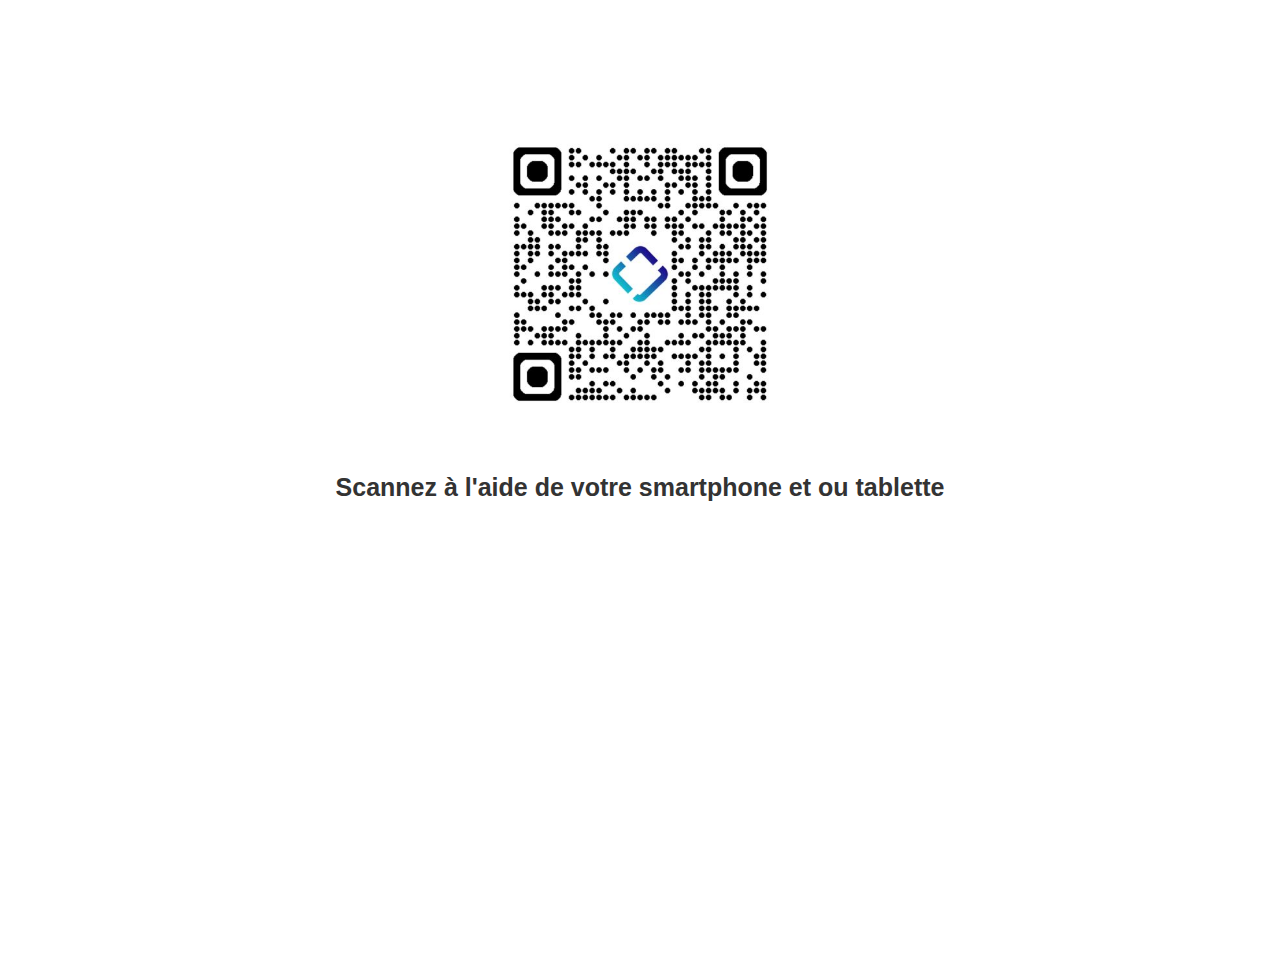
<file: Blender/Verge3D_RA/plv_hamac/index.html>
<!DOCTYPE html><!--  This site was created in Webflow. https://webflow.com  --><!--  Last Published: Thu Apr 03 2025 13:51:15 GMT+0000 (Coordinated Universal Time)  -->
<html data-wf-page="67ee9137e7c9209c091bbe54" data-wf-site="67ee9137e7c9209c091bbe50">
<head>
  <meta charset="utf-8">
  <title>plv_hamac</title>
  <meta content="width=device-width, initial-scale=1" name="viewport">
  <meta content="Webflow" name="generator">
  <link href="css/normalize.css" rel="stylesheet" type="text/css">
  <link href="css/webflow.css" rel="stylesheet" type="text/css">
  <link href="css/code-verge3d-fe403ae9184b-62bd6fb8e05de.webflow.css" rel="stylesheet" type="text/css">
  <script type="text/javascript">!function(o,c){var n=c.documentElement,t=" w-mod-";n.className+=t+"js",("ontouchstart"in o||o.DocumentTouch&&c instanceof DocumentTouch)&&(n.className+=t+"touch")}(window,document);</script>
  <link href="images/favicon.jpg" rel="shortcut icon" type="image/x-icon">
  <link href="images/webclip.png" rel="apple-touch-icon">
</head>
<body class="body">
  <div class="mask_body"></div>
  <div class="qr_code"><img src="images/QR_code-hamac.jpg" loading="lazy" width="292" alt="" class="qr_code">
    <p class="paragraph-4">Scannez à l&#x27;aide de votre smartphone et ou tablette</p>
  </div>
  <div class="retour_config">
    <div class="w-layout-blockcontainer w-container"></div><img src="images/flèche-retour.png" loading="lazy" width="58" alt="" class="boutton_retour_ipad"><img src="images/flèche-retour.png" loading="lazy" width="35" alt="" class="boutton_retour_mobile">
  </div>
  <div id="page_chargement" class="page_chargement">
    <div class="preload"><img src="images/Figurative-clair.png" loading="lazy" width="204" style="opacity:0.08" alt="" id="logo_preloader" data-w-id="e21a6600-6acb-9e5b-3237-b3f35b297432" class="logo_preloader_2 ipad">
      <div id="progress_bar" data-w-id="e21a6600-6acb-9e5b-3237-b3f35b297433" class="progress_bar">0%</div>
    </div>
  </div><img src="images/rotation-phone.png" loading="lazy" sizes="100vw" srcset="images/rotation-phone-p-500.png 500w, images/rotation-phone-p-800.png 800w, images/rotation-phone.png 899w" alt="" class="rotation">
  <div class="confirm_ar">
    <div class="decouvrir_oui_non">
      <p class="paragraph">Visualiser la chaise en situation ?</p>
      <div class="columns-23 w-row">
        <div class="w-col w-col-6">
          <p id="start_ar" data-w-id="19c4772c-baac-75e9-cc8b-1da23ac310e0" class="para_2">OUI</p>
        </div>
        <div class="w-col w-col-6">
          <p data-w-id="19c4772c-baac-75e9-cc8b-1da23ac310e3" class="para_3">RETOUR</p>
        </div>
      </div>
    </div><img src="images/QR_code-hamac.jpg" loading="lazy" width="127" alt="" class="image-69">
    <div class="text-block-31">Disponible uniquement pour <br>tablette et smartphone</div>
  </div>
  <div class="menu nav">
    <div class="bouton_info">
      <a href="https://wa.me/+33638020758" class="link-block-3 w-inline-block"><img src="images/logo-whatsapp.jpg" loading="lazy" width="171" alt="" class="boutton_info_mobile"></a>
    </div>
    <a href="https://demos.figurative.fr/menu_plv/" class="w-inline-block"><img src="images/menu.png" loading="lazy" width="34" data-w-id="ef827074-0a8d-5885-914d-42306febad74" alt="" srcset="images/menu-p-500.png 500w, images/menu.png 512w" sizes="(max-width: 991px) 34px, (max-width: 1279px) 3vw, 34px" class="hamburger_menu"></a><img src="images/Figurative-clair.png" loading="lazy" width="158" alt="" class="logo">
  </div>
  <div class="w-layout-blockcontainer config-et-ra w-container">
    <div class="visualiser_ra">
      <div class="bouton_ar"><img class="image-45" src="images/AR-quick-look.jpeg" width="90" alt="" sizes="90px" data-w-id="f1f57319-c36f-7318-fb2d-c97abb3892b1" id="confirm_ar" loading="lazy" srcset="images/AR-quick-look-p-500.jpeg 500w, images/AR-quick-look.jpeg 577w"></div>
      <div class="div-block">
        <div class="text-block-29">Prévisualisation en AR<br></div>
        <div class="text-block-28">Découvrir l&#x27;oeuvre chez vous</div>
      </div>
      <div class="bouton_info-2">
        <a href="https://wa.me/+33786834831" class="link-block-3 w-inline-block"><img width="171" sizes="171px" alt="" src="images/whats-app-logo.png" loading="lazy" srcset="images/whats-app-logo-p-500.png 500w, images/whats-app-logo.png 556w" class="boutton_info_mobile-2"></a>
      </div>
    </div>
  </div>
  <div class="html-embed w-embed w-iframe"><iframe width="100%" height="100%" frameborder="0" src="plv_chaise.html"></iframe></div>
  <script src="https://d3e54v103j8qbb.cloudfront.net/js/jquery-3.5.1.min.dc5e7f18c8.js?site=67ee9137e7c9209c091bbe50" type="text/javascript" integrity="sha256-9/aliU8dGd2tb6OSsuzixeV4y/faTqgFtohetphbbj0=" crossorigin="anonymous"></script>
  <script src="js/webflow.js" type="text/javascript"></script>
</body>
</html>
</file>
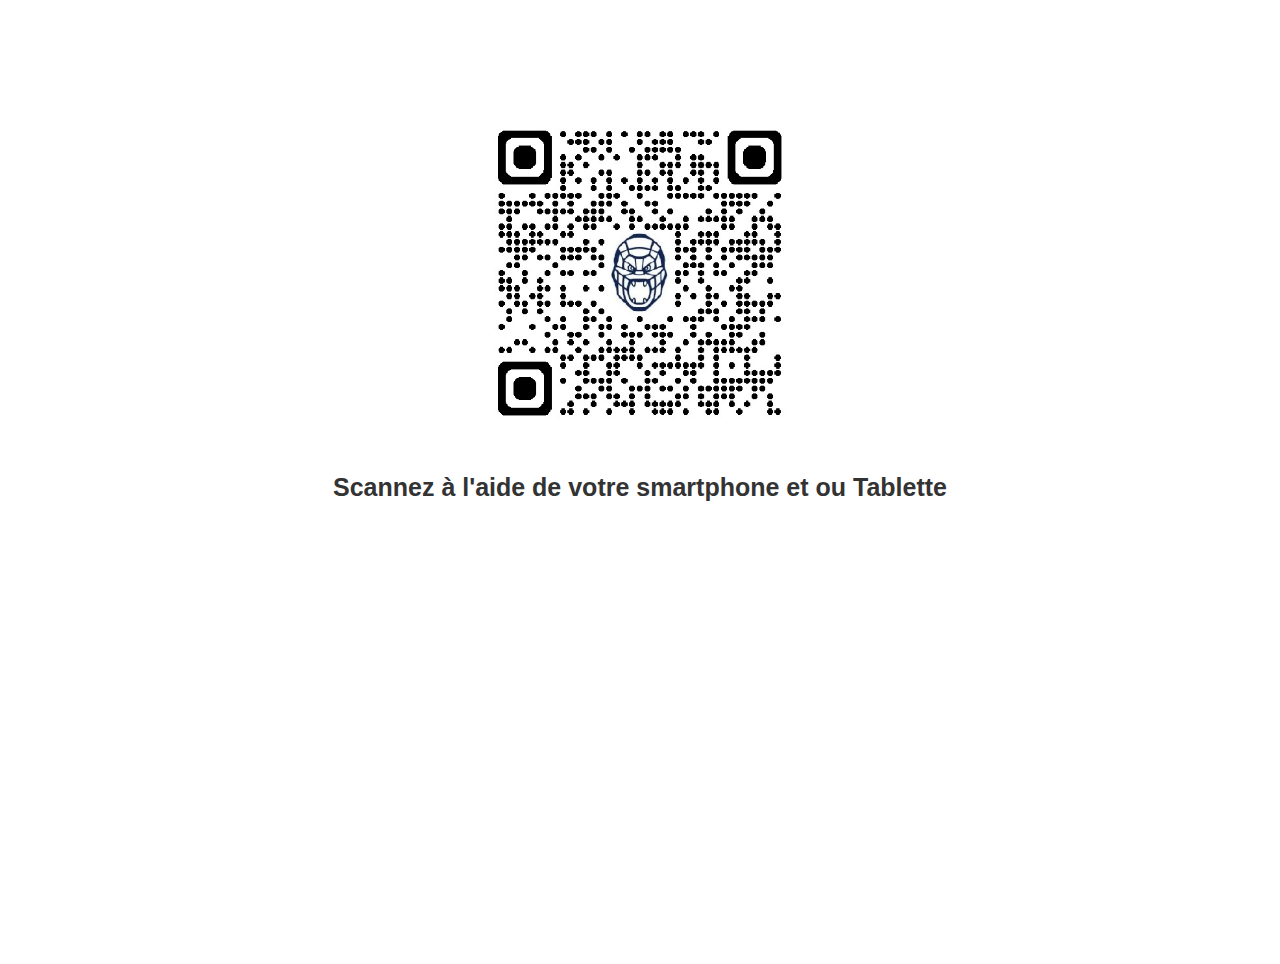
<file: Blender/Verge3D_RA/plv_mur_textile/index.html>
<!DOCTYPE html><!--  This site was created in Webflow. https://webflow.com  --><!--  Last Published: Tue Apr 22 2025 12:43:30 GMT+0000 (Coordinated Universal Time)  -->
<html data-wf-page="67a8c12b6a1be2028a972853" data-wf-site="67a8c12b6a1be2028a972854">
<head>
  <meta charset="utf-8">
  <title>plv_mur_images</title>
  <meta content="width=device-width, initial-scale=1" name="viewport">
  <meta content="Webflow" name="generator">
  <link href="css/normalize.css" rel="stylesheet" type="text/css">
  <link href="css/webflow.css" rel="stylesheet" type="text/css">
  <link href="css/code-verge3d-fe403ae9184b-7544a0e107437.webflow.css" rel="stylesheet" type="text/css">
  <script type="text/javascript">!function(o,c){var n=c.documentElement,t=" w-mod-";n.className+=t+"js",("ontouchstart"in o||o.DocumentTouch&&c instanceof DocumentTouch)&&(n.className+=t+"touch")}(window,document);</script>
  <link href="images/favicon.jpg" rel="shortcut icon" type="image/x-icon">
  <link href="images/webclip.png" rel="apple-touch-icon">
</head>
<body class="body">
  <div class="mask_body"></div>
  <div class="qr_code"><img src="images/qr-code-prod-panthere.jpg" loading="lazy" width="292" alt="" class="qr_code">
    <p class="paragraph-4">Scannez à l&#x27;aide de votre smartphone et ou Tablette</p>
  </div>
  <div id="page_chargement" class="page_chargement">
    <div class="preload"><img src="images/Figurative-clair.png" loading="lazy" width="204" style="opacity:0.08" alt="" id="logo_preloader" data-w-id="e21a6600-6acb-9e5b-3237-b3f35b297432" class="logo_preloader_2 ipad">
      <div id="progress_bar" data-w-id="e21a6600-6acb-9e5b-3237-b3f35b297433" class="progress_bar">0%</div>
    </div>
  </div><img src="images/rotation-phone.png" loading="lazy" sizes="(max-width: 899px) 100vw, 899px" srcset="images/rotation-phone-p-500.png 500w, images/rotation-phone-p-800.png 800w, images/rotation-phone.png 899w" alt="" class="rotation">
  <div class="confirm_ar">
    <div class="decouvrir_oui_non">
      <p class="paragraph">Découvrir l&#x27;oeuvre chez soi ?</p>
      <div class="columns-23 w-row">
        <div class="w-col w-col-6">
          <p id="start_ar" data-w-id="19c4772c-baac-75e9-cc8b-1da23ac310e0" class="para_2">OUI</p>
        </div>
        <div class="w-col w-col-6">
          <p data-w-id="19c4772c-baac-75e9-cc8b-1da23ac310e3" class="para_3">RETOUR</p>
        </div>
      </div>
    </div><img src="images/qr_code_wild_kong-galeries-orlinski.jpg" loading="lazy" width="127" sizes="127px" alt="" srcset="images/qr_code_wild_kong-galeries-orlinski-p-500.jpg 500w, images/qr_code_wild_kong-galeries-orlinski.jpg 560w" class="image-69">
    <div class="text-block-31">Disponible uniquement pour <br>tablette et smartphone</div>
  </div>
  <div class="menu nav">
    <div class="bouton_info">
      <a href="https://wa.me/+33638020758" class="link-block-3 w-inline-block"><img src="images/logo-whatsapp.jpg" loading="lazy" width="171" alt="" class="boutton_info_mobile"></a>
    </div>
    <a href="https://ra.galeries-orlinski.com/oeuvres" class="w-inline-block"><img src="images/menu.png" loading="lazy" width="34" data-w-id="ef827074-0a8d-5885-914d-42306febad74" alt="" srcset="images/menu-p-500.png 500w, images/menu.png 512w" sizes="(max-width: 991px) 34px, (max-width: 1279px) 3vw, 34px" class="hamburger_menu"></a><img src="images/Figurative-clair.png" loading="lazy" width="158" alt="" class="logo">
  </div>
  <div class="w-layout-blockcontainer config-et-ra w-container">
    <div class="configurateur">
      <div class="bouton_couleurs"><img src="images/Dim-perso.jpg" loading="lazy" data-w-id="bebac2cb-96bf-f979-e70a-6eb3f31cbdb9" id="dimension" alt="" class="dimension ipad"></div>
      <div class="bouton_tailles"><img src="images/1.jpg" loading="lazy" data-w-id="e52100d7-b03a-f2e0-26a1-810f3847448c" id="tailles_config" alt="" class="image_tailles ipad"></div>
      <div class="bouton_formes"><img src="images/Mur_image_2.jpg" loading="lazy" data-w-id="da0d30eb-471c-583f-cc66-8480447ec78a" id="formes" alt="" class="image_solce ipad"></div>
    </div>
    <div class="visualiser_ra">
      <div class="bouton_ar-2"><img class="image-70" src="images/AR-quick-look.jpeg" width="90" alt="" sizes="90px" data-w-id="0f99c334-4ade-b373-196d-93e547339482" id="confirm_ar" loading="lazy" srcset="images/AR-quick-look-p-500.jpeg 500w, images/AR-quick-look.jpeg 577w"></div>
      <div class="div-block">
        <div class="text-block-29">Prévisualisation en AR<br></div>
        <div class="text-block-28">Découvrir l&#x27;oeuvre chez vous</div>
      </div>
    </div>
  </div>
  <div class="w-layout-blockcontainer config_tailles w-container">
    <div class="container_checkbox">
      <div data-delay="4000" data-animation="slide" class="slider-2 w-slider" data-autoplay="false" data-easing="ease" data-hide-arrows="true" data-disable-swipe="false" data-autoplay-limit="0" data-nav-spacing="3" data-duration="500" data-infinite="false">
        <div class="w-slider-mask">
          <div class="slide w-slide">
            <div class="form_taille slide_small w-form">
              <form id="email-form" name="email-form" data-name="Email Form" method="get" class="form slide_1" data-wf-page-id="67a8c12b6a1be2028a972853" data-wf-element-id="59a98154-a846-e433-4881-2988e48791ec"><label id="very_small" class="radio-button-field-2 w-radio"><input type="radio" name="radio" data-name="Radio" class="w-form-formradioinput radio-button-6 w-radio-input" value="Radio"><span class="radio-button-label-14 w-form-label">2m</span></label><label id="small" class="radio-button-field-2 w-radio"><input type="radio" name="radio" data-name="Radio 2" class="w-form-formradioinput radio-button-9 w-radio-input" value="Radio"><span class="radio-button-label-14 w-form-label">3 m</span></label><label id="medium" class="radio-button-field-2 w-radio"><input type="radio" name="radio" data-name="Radio 2" class="w-form-formradioinput radio-button-8 w-radio-input" value="Radio"><span class="radio-button-label-14 w-form-label">6 m</span></label></form>
              <div class="w-form-done"></div>
              <div class="w-form-fail"></div>
            </div>
          </div>
        </div>
      </div>
    </div>
    <div class="bouton_retour_config"><img src="images/flèche-retour.png" loading="lazy" width="38" data-w-id="99e836bc-db11-5a2b-926c-12c8ce254f4e" alt="" class="image_retour_config"></div>
  </div>
  <div class="w-layout-blockcontainer config_dimension w-container">
    <div class="text_block">
      <div class="note_condition">
        <p class="paragraph-6">Hauteur max : 4m </p>
        <p class="paragraph-5">Largeur max : 10m</p>
      </div>
      <div class="form-block w-form">
        <form id="wf-form-" name="wf-form-" data-name="" method="get" class="form-2" data-wf-page-id="67a8c12b6a1be2028a972853" data-wf-element-id="51ffbd9d-26c0-0902-7521-38608929014a"><label for="hauteur-2" class="field-label"></label><label for="largeur-2" class="field-label-2">Email Address</label><input type="submit" data-wait="Please wait..." class="submit-button w-button" value="Submit">
          <div class="input_wrapper"><input class="text-field w-input" maxlength="256" name="high" data-name="high" placeholder="" type="number" id="hauteur"><input class="text-field-2 w-input" maxlength="256" name="width" data-name="width" placeholder="" type="number" id="largeur"></div>
        </form>
        <div class="w-form-done">
          <div>Thank you! Your submission has been received!</div>
        </div>
        <div class="w-form-fail">
          <div>Oops! Something went wrong while submitting the form.</div>
        </div>
      </div>
    </div>
    <div class="bouton_retour_config"><img src="images/flèche-retour.png" loading="lazy" width="38" data-w-id="b7d7f05f-7831-090d-8fe3-a7f9c663c5e3" alt="" class="image_retour_config"></div>
  </div>
  <div class="w-layout-blockcontainer config_socle w-container">
    <div class="container_checkbox">
      <div class="columns-27 w-row">
        <div class="w-col w-col-6"><img src="images/Courbe.jpg" loading="lazy" id="forme_1" alt="" class="droit"></div>
        <div class="w-col w-col-6"><img src="images/Droit.jpg" loading="lazy" id="forme_2" alt="" class="courbe"></div>
      </div>
    </div>
    <div class="bouton_retour_config"><img src="images/flèche-retour.png" loading="lazy" width="38" data-w-id="81984088-95f1-e2b5-50ae-a92de61c54a7" alt="" id="retour_config" class="image_retour_config"></div>
  </div>
  <div class="html-embed w-embed w-iframe"><iframe width="100%" height="100%" frameborder="0" src="plv_chaise.html"></iframe></div>
  <script src="https://d3e54v103j8qbb.cloudfront.net/js/jquery-3.5.1.min.dc5e7f18c8.js?site=67a8c12b6a1be2028a972854" type="text/javascript" integrity="sha256-9/aliU8dGd2tb6OSsuzixeV4y/faTqgFtohetphbbj0=" crossorigin="anonymous"></script>
  <script src="js/webflow.js" type="text/javascript"></script>
  <script>
  document.querySelectorAll('input[type="number"]').forEach(input => {
    input.value = 0.1;
    input.step = 0.1;
    input.min = 0.1;
    input.max = 1;
  });
</script>
</body>
</html>
</file>
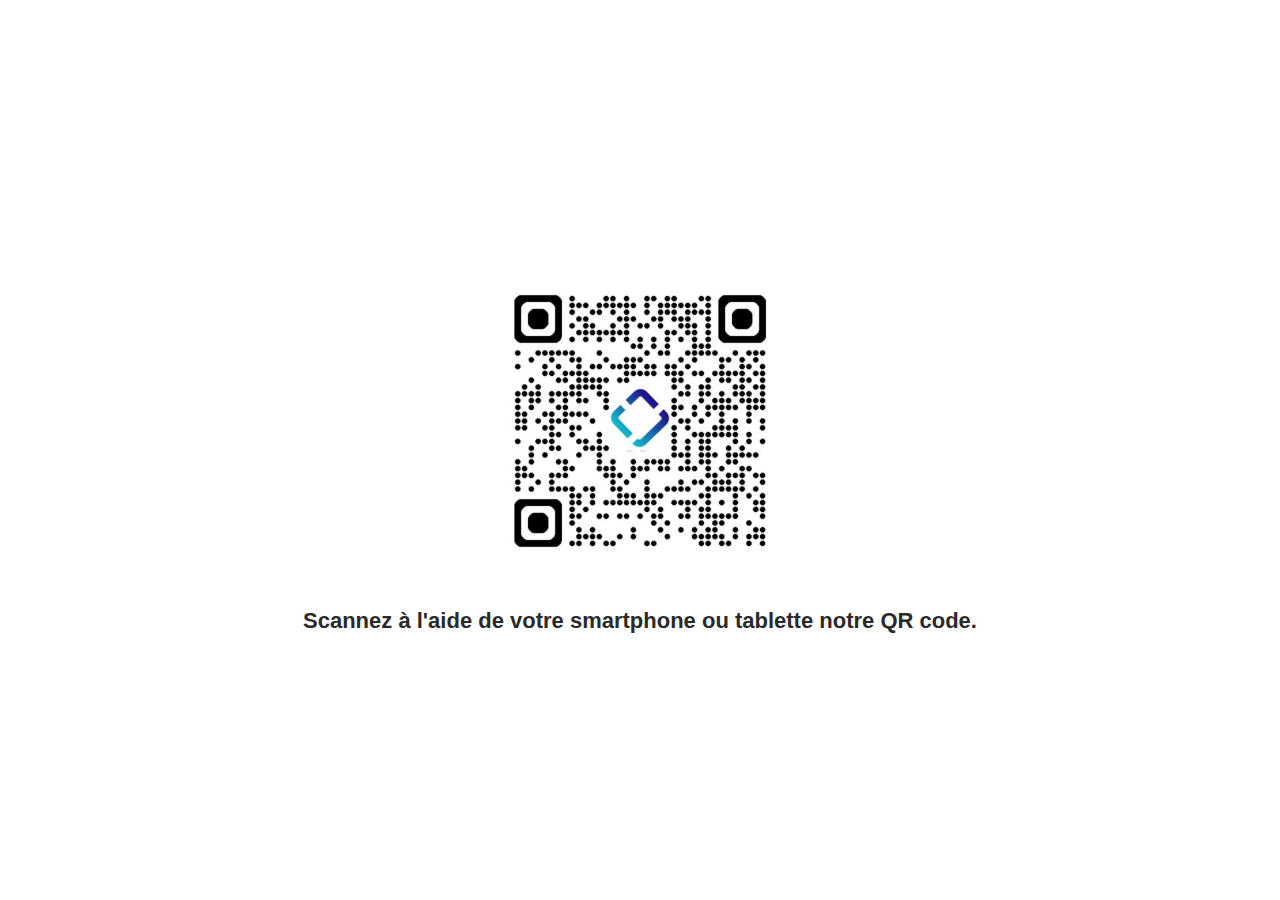
<file: Blender/Verge3D_RA/plv_roll_up/index.html>
<!DOCTYPE html><!--  This site was created in Webflow. https://webflow.com  --><!--  Last Published: Thu Apr 03 2025 13:54:17 GMT+0000 (Coordinated Universal Time)  -->
<html data-wf-page="67aa226942f3bd1e6782da7f" data-wf-site="67aa226942f3bd1e6782da80">
<head>
  <meta charset="utf-8">
  <title>plv_rollup</title>
  <meta content="width=device-width, initial-scale=1" name="viewport">
  <meta content="Webflow" name="generator">
  <link href="css/normalize.css" rel="stylesheet" type="text/css">
  <link href="css/webflow.css" rel="stylesheet" type="text/css">
  <link href="css/code-verge3d-fe403ae9184b-f99b75af770fe.webflow.css" rel="stylesheet" type="text/css">
  <script type="text/javascript">!function(o,c){var n=c.documentElement,t=" w-mod-";n.className+=t+"js",("ontouchstart"in o||o.DocumentTouch&&c instanceof DocumentTouch)&&(n.className+=t+"touch")}(window,document);</script>
  <link href="images/favicon.jpg" rel="shortcut icon" type="image/x-icon">
  <link href="images/webclip.png" rel="apple-touch-icon">
</head>
<body class="body">
  <div class="mask_body"></div>
  <div class="qr_code"><img src="images/QR_code-_Roll_up.jpg" loading="lazy" alt="" class="image-26">
    <div class="scan_qr_code_with_phone_tablette">Scannez à l&#x27;aide de votre smartphone ou tablette notre QR code.</div>
  </div>
  <div class="menu">
    <a href="https://ra.galeries-orlinski.com/oeuvres/" class="link_block_menu w-inline-block"><img src="images/menu.png" loading="lazy" sizes="(max-width: 512px) 100vw, 512px" srcset="images/menu-p-500.png 500w, images/menu.png 512w" alt="" id="menu_id" class="image-30"></a><img src="images/Figurative-clair.png" loading="lazy" alt="" class="logo_figurative">
  </div>
  <div class="rotation"><img src="images/icone_rotation-phone.png" loading="lazy" width="423" sizes="(max-width: 479px) 100vw, 423px" alt="" srcset="images/rotation-phone-p-500.png 500w, images/rotation-phone-p-800.png 800w, images/icone_rotation-phone.png 899w" class="image-40"></div>
  <div id="page_chargement" class="page_chargement">
    <div class="preload"><img src="images/Figurative-clair.png" loading="lazy" alt="" class="image-47">
      <div id="progress_bar" class="progres_bar">0 %</div>
    </div>
  </div>
  <div class="confirm_ar">
    <div class="decouvrir_chez_soi">
      <p class="question">Découvrir l&#x27;œuvre chez soi ?</p>
      <div class="columns-24 w-row">
        <div class="w-col w-col-6">
          <p id="start_ar" data-w-id="95768ae7-afac-6ab7-48c1-5cfa809ff475" class="oui">OUI</p>
        </div>
        <div class="w-col w-col-6">
          <p data-w-id="358b399b-289f-499b-a414-014371ad79e4" class="retour">RETOUR</p>
        </div>
      </div><img src="images/QR_code-_Roll_up.jpg" loading="lazy" alt="" class="image-52">
      <div class="text-block-35">Disponible uniquement pour <br>tablette et smartphone</div>
    </div>
  </div>
  <div class="w-layout-blockcontainer config-et-ar w-container">
    <div class="configurateur">
      <div id="config-taille" class="bouton_taille"><img src="images/20.jpg" loading="lazy" data-w-id="882e865e-8e67-b2f2-b178-582e1dbbf40b" id="btn-taille" alt="" class="image-37"></div>
      <div id="config-base" class="bouton_base"><img src="images/21.jpg" loading="lazy" data-w-id="eb927483-0197-d0ed-96c0-dff4838b17b3" id="btn-socle" alt="" class="image-34"></div>
    </div>
    <div class="previsualisation_ra">
      <div id="btn-ra-previsualisation" class="btn_ra"><img class="image-51" src="images/ar_image.jpeg" alt="" sizes="(max-width: 577px) 100vw, 577px" data-w-id="e8fa4266-226a-0f4e-7487-d0b7e57457ed" id="confirm_ar" loading="lazy" srcset="images/AR-quick-look-p-500.jpeg 500w, images/ar_image.jpeg 577w"></div>
      <div class="text_ra">
        <div id="previsualiser_ra" class="texte_2">Prévisualisation en RA</div>
        <div id="decouvrir_ra" class="texte_1">Découvrir le roll-up en situation</div>
      </div>
    </div>
  </div>
  <div class="w-layout-blockcontainer config_base w-container">
    <div class="choice_socle_btn">
      <div class="columns-25 w-row">
        <div class="column w-col w-col-3"><img src="images/11.jpg" loading="lazy" id="socle-1" alt="" class="img_60x160"></div>
        <div class="column-2 w-col w-col-3"><img src="images/12.jpg" loading="lazy" id="socle-2" alt="" class="img_85x200"></div>
        <div class="column-3 w-col w-col-3"><img src="images/boutons-templates.jpg" loading="lazy" id="socle-3" alt="" class="img_120x200"></div>
        <div class="column-4 w-col w-col-3"><img src="images/14.jpg" loading="lazy" id="socle-4" alt="" class="img_200x200"></div>
      </div>
    </div>
    <div id="btn-socle" class="btn_retour"><img src="images/icone_flèche-retour.png" loading="lazy" data-w-id="adb0d1f7-4b99-107f-b056-f6f7b5dc86e0" id="btn-back-socle" alt="" class="image-46"></div>
  </div>
  <div class="w-layout-blockcontainer config_taille w-container">
    <div class="choice_bouton">
      <div class="columns-26 w-row">
        <div class="column-5 w-col w-col-3"><img src="images/16.jpg" loading="lazy" id="taille-1" alt="" class="img_60x160"></div>
        <div class="column-8 w-col w-col-3"><img src="images/18.jpg" loading="lazy" id="taille-2" alt="" class="img_85x200"></div>
        <div class="column-7 w-col w-col-3"><img src="images/18_1.jpg" loading="lazy" id="taille-3" alt="" class="img_120x200"></div>
        <div class="column-6 w-col w-col-3"><img src="images/19.jpg" loading="lazy" id="taille-4" alt="" class="img_200x200"></div>
      </div>
    </div>
    <div id="back-taille" class="btn_retour"><img src="images/icone_flèche-retour.png" loading="lazy" data-w-id="dc143c88-1b8f-ff7c-a441-7ba2a33e7090" id="btn-back-taille" alt="" class="image-46"></div>
  </div>
  <div class="hmtl-embed w-embed w-iframe"><iframe width="100%" height="100%" frameborder="0" src="plv_drapeau.html"></iframe></div>
  <script src="https://d3e54v103j8qbb.cloudfront.net/js/jquery-3.5.1.min.dc5e7f18c8.js?site=67aa226942f3bd1e6782da80" type="text/javascript" integrity="sha256-9/aliU8dGd2tb6OSsuzixeV4y/faTqgFtohetphbbj0=" crossorigin="anonymous"></script>
  <script src="js/webflow.js" type="text/javascript"></script>
</body>
</html>
</file>
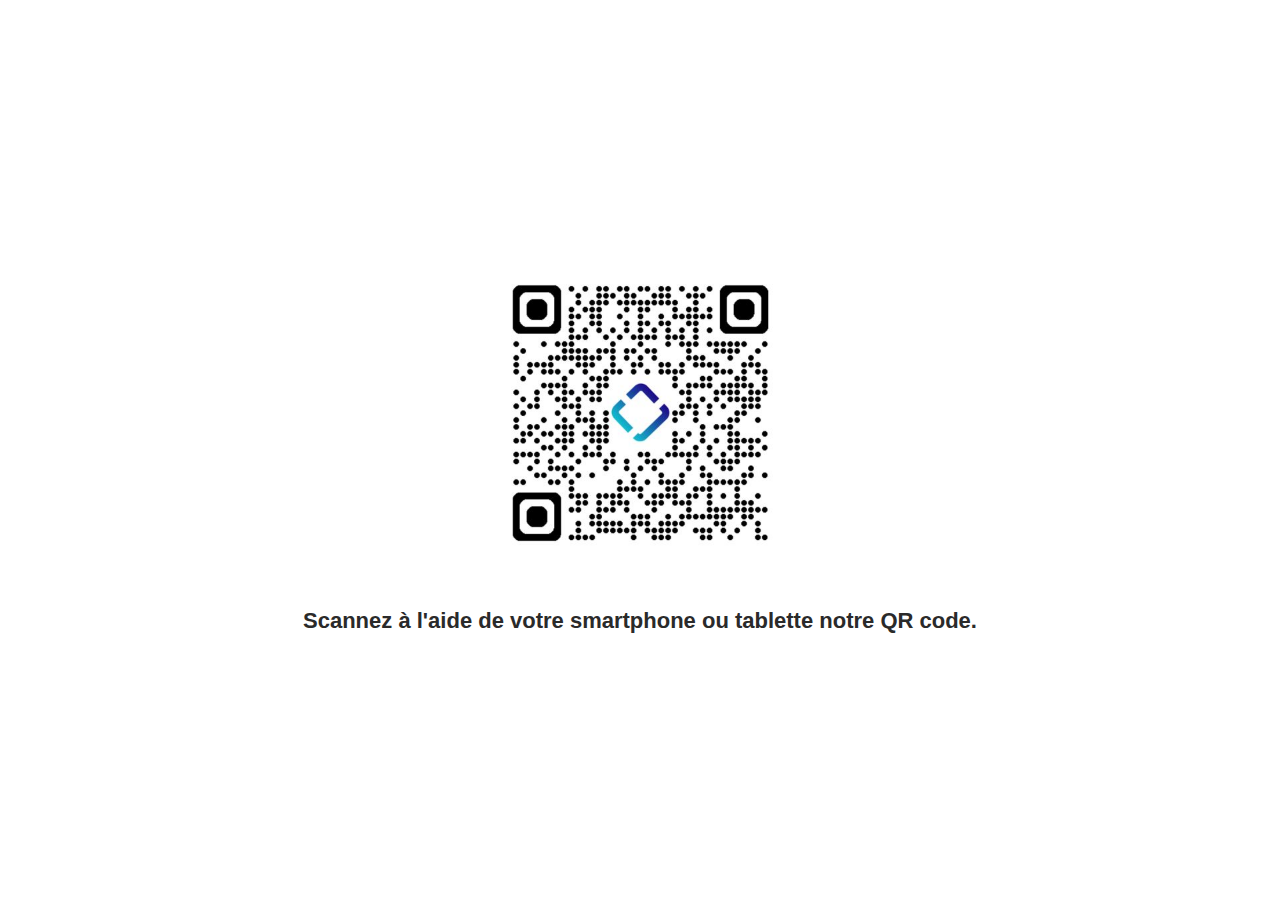
<file: Blender/Verge3D_RA/pouf_gonflable/index.html>
<!DOCTYPE html><!--  This site was created in Webflow. https://webflow.com  --><!--  Last Published: Tue Apr 15 2025 09:10:48 GMT+0000 (Coordinated Universal Time)  -->
<html data-wf-page="67fd1ab6880facc7c1e3ce40" data-wf-site="67fd1ab6880facc7c1e3ce41">
<head>
  <meta charset="utf-8">
  <title>tabouret_pouf_gonflable</title>
  <meta content="width=device-width, initial-scale=1" name="viewport">
  <meta content="Webflow" name="generator">
  <link href="css/normalize.css" rel="stylesheet" type="text/css">
  <link href="css/webflow.css" rel="stylesheet" type="text/css">
  <link href="css/code-verge3d-fe403ae9184b-2f9866b8a1c14.webflow.css" rel="stylesheet" type="text/css">
  <script type="text/javascript">!function(o,c){var n=c.documentElement,t=" w-mod-";n.className+=t+"js",("ontouchstart"in o||o.DocumentTouch&&c instanceof DocumentTouch)&&(n.className+=t+"touch")}(window,document);</script>
  <link href="images/favicon.jpg" rel="shortcut icon" type="image/x-icon">
  <link href="images/webclip.png" rel="apple-touch-icon">
</head>
<body class="body">
  <div class="mask_body"></div>
  <div class="qr_code"><img src="images/Pouf-Gonflable.jpg" loading="lazy" alt="" class="image-26">
    <div class="scan_qr_code_with_phone_tablette">Scannez à l&#x27;aide de votre smartphone ou tablette notre QR code.</div>
  </div>
  <div class="menu">
    <a href="https://ra.galeries-orlinski.com/oeuvres/" class="link_block_menu w-inline-block"><img src="images/menu.png" loading="lazy" sizes="(max-width: 512px) 100vw, 512px" srcset="images/menu-p-500.png 500w, images/menu.png 512w" alt="" id="menu_id" class="image-30"></a><img src="images/Figurative-clair.png" loading="lazy" alt="" class="logo_figurative">
  </div>
  <div class="rotation"><img src="images/icone_rotation-phone.png" loading="lazy" width="423" sizes="(max-width: 479px) 100vw, 423px" alt="" srcset="images/rotation-phone-p-500.png 500w, images/rotation-phone-p-800.png 800w, images/icone_rotation-phone.png 899w" class="image-40"></div>
  <div id="page_chargement" class="page_chargement">
    <div class="preload"><img src="images/Figurative-clair.png" loading="lazy" alt="" class="image-47">
      <div id="progress_bar" class="progres_bar">0 %</div>
    </div>
  </div>
  <div class="confirm_ar">
    <div class="decouvrir_chez_soi">
      <p class="question">Découvrir l&#x27;œuvre chez soi ?</p>
      <div class="columns-24 w-row">
        <div class="w-col w-col-6">
          <p id="start_ar" data-w-id="95768ae7-afac-6ab7-48c1-5cfa809ff475" class="oui">OUI</p>
        </div>
        <div class="w-col w-col-6">
          <p data-w-id="358b399b-289f-499b-a414-014371ad79e4" class="retour">RETOUR</p>
        </div>
      </div><img src="images/Pouf-Gonflable.jpg" loading="lazy" alt="" class="image-52">
      <div class="text-block-35">Disponible uniquement pour <br>tablette et smartphone</div>
    </div>
  </div>
  <div class="w-layout-blockcontainer config-et-ar w-container">
    <div class="previsualisation_ra">
      <div id="btn-ra-previsualisation" class="btn_ra"><img class="image-51" src="images/ar_image.jpeg" alt="" sizes="(max-width: 577px) 100vw, 577px" data-w-id="e8fa4266-226a-0f4e-7487-d0b7e57457ed" id="confirm_ar" loading="lazy" srcset="images/AR-quick-look-p-500.jpeg 500w, images/ar_image.jpeg 577w"></div>
      <div class="text_ra">
        <div id="previsualiser_ra" class="texte_2">Prévisualisation en RA</div>
        <div id="decouvrir_ra" class="texte_1">Découvrir le roll-up en situation</div>
      </div>
    </div>
  </div>
  <div class="hmtl-embed w-embed w-iframe"><iframe width="100%" height="100%" frameborder="0" src="plv_drapeau.html"></iframe></div>
  <script src="https://d3e54v103j8qbb.cloudfront.net/js/jquery-3.5.1.min.dc5e7f18c8.js?site=67fd1ab6880facc7c1e3ce41" type="text/javascript" integrity="sha256-9/aliU8dGd2tb6OSsuzixeV4y/faTqgFtohetphbbj0=" crossorigin="anonymous"></script>
  <script src="js/webflow.js" type="text/javascript"></script>
</body>
</html>
</file>
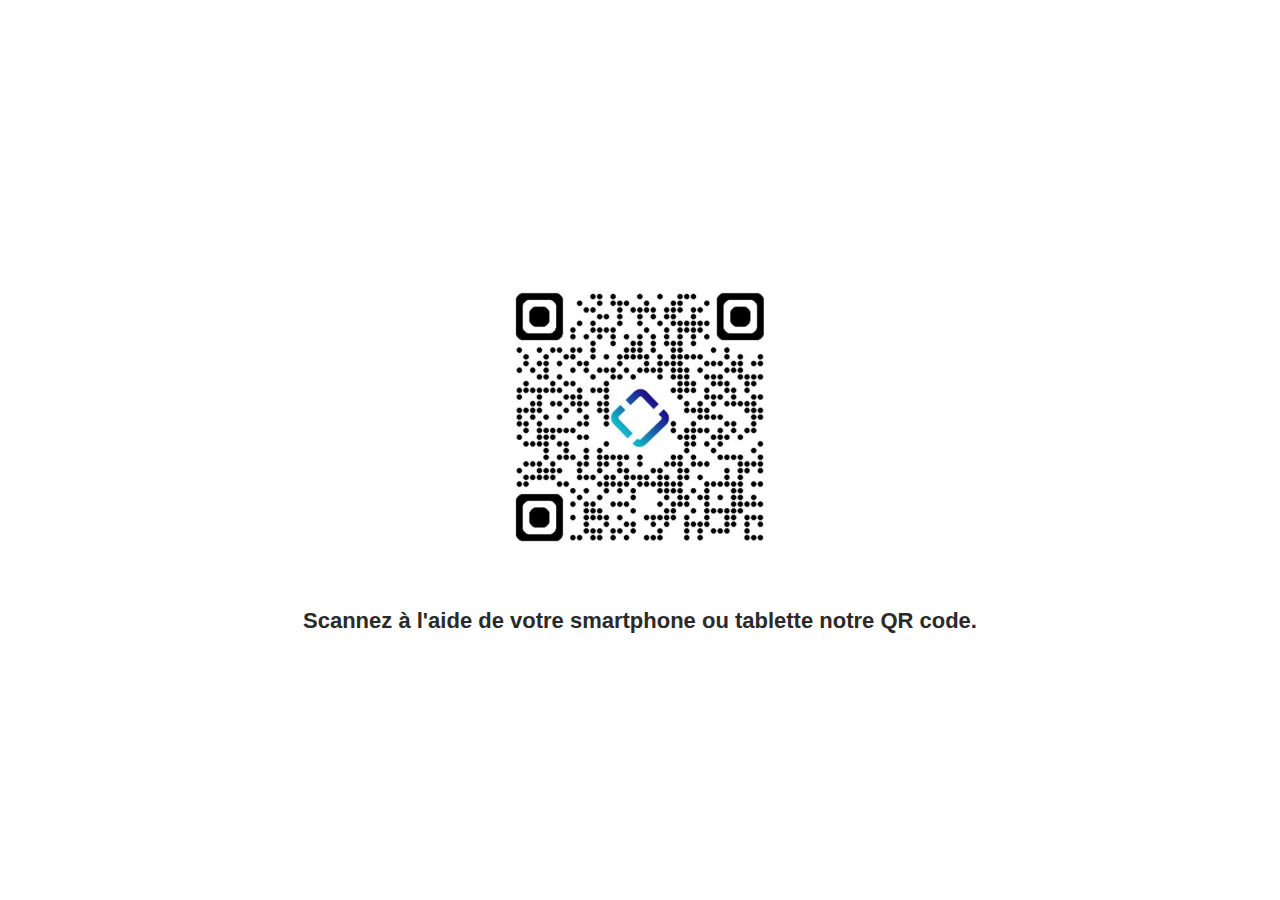
<file: Blender/Verge3D_RA/tabouret/index.html>
<!DOCTYPE html><!--  This site was created in Webflow. https://webflow.com  --><!--  Last Published: Tue Apr 15 2025 09:07:14 GMT+0000 (Coordinated Universal Time)  -->
<html data-wf-page="67fd1ab6880facc7c1e3ce40" data-wf-site="67fd1ab6880facc7c1e3ce41">
<head>
  <meta charset="utf-8">
  <title>tabouret_pouf_gonflable</title>
  <meta content="width=device-width, initial-scale=1" name="viewport">
  <meta content="Webflow" name="generator">
  <link href="css/normalize.css" rel="stylesheet" type="text/css">
  <link href="css/webflow.css" rel="stylesheet" type="text/css">
  <link href="css/code-verge3d-fe403ae9184b-2f9866b8a1c14.webflow.css" rel="stylesheet" type="text/css">
  <script type="text/javascript">!function(o,c){var n=c.documentElement,t=" w-mod-";n.className+=t+"js",("ontouchstart"in o||o.DocumentTouch&&c instanceof DocumentTouch)&&(n.className+=t+"touch")}(window,document);</script>
  <link href="images/favicon.jpg" rel="shortcut icon" type="image/x-icon">
  <link href="images/webclip.png" rel="apple-touch-icon">
</head>
<body class="body">
  <div class="mask_body"></div>
  <div class="qr_code"><img src="images/Tabouret.jpg" loading="lazy" alt="" class="image-26">
    <div class="scan_qr_code_with_phone_tablette">Scannez à l&#x27;aide de votre smartphone ou tablette notre QR code.</div>
  </div>
  <div class="menu">
    <a href="https://ra.galeries-orlinski.com/oeuvres/" class="link_block_menu w-inline-block"><img src="images/menu.png" loading="lazy" sizes="(max-width: 512px) 100vw, 512px" srcset="images/menu-p-500.png 500w, images/menu.png 512w" alt="" id="menu_id" class="image-30"></a><img src="images/Figurative-clair.png" loading="lazy" alt="" class="logo_figurative">
  </div>
  <div class="rotation"><img src="images/icone_rotation-phone.png" loading="lazy" width="423" sizes="(max-width: 479px) 100vw, 423px" alt="" srcset="images/rotation-phone-p-500.png 500w, images/rotation-phone-p-800.png 800w, images/icone_rotation-phone.png 899w" class="image-40"></div>
  <div id="page_chargement" class="page_chargement">
    <div class="preload"><img src="images/Figurative-clair.png" loading="lazy" alt="" class="image-47">
      <div id="progress_bar" class="progres_bar">0 %</div>
    </div>
  </div>
  <div class="confirm_ar">
    <div class="decouvrir_chez_soi">
      <p class="question">Découvrir l&#x27;œuvre chez soi ?</p>
      <div class="columns-24 w-row">
        <div class="w-col w-col-6">
          <p id="start_ar" data-w-id="95768ae7-afac-6ab7-48c1-5cfa809ff475" class="oui">OUI</p>
        </div>
        <div class="w-col w-col-6">
          <p data-w-id="358b399b-289f-499b-a414-014371ad79e4" class="retour">RETOUR</p>
        </div>
      </div><img src="images/Tabouret.jpg" loading="lazy" alt="" class="image-52">
      <div class="text-block-35">Disponible uniquement pour <br>tablette et smartphone</div>
    </div>
  </div>
  <div class="w-layout-blockcontainer config-et-ar w-container">
    <div class="previsualisation_ra">
      <div id="btn-ra-previsualisation" class="btn_ra"><img class="image-51" src="images/ar_image.jpeg" alt="" sizes="(max-width: 577px) 100vw, 577px" data-w-id="e8fa4266-226a-0f4e-7487-d0b7e57457ed" id="confirm_ar" loading="lazy" srcset="images/AR-quick-look-p-500.jpeg 500w, images/ar_image.jpeg 577w"></div>
      <div class="text_ra">
        <div id="previsualiser_ra" class="texte_2">Prévisualisation en RA</div>
        <div id="decouvrir_ra" class="texte_1">Découvrir le roll-up en situation</div>
      </div>
    </div>
  </div>
  <div class="hmtl-embed w-embed w-iframe"><iframe width="100%" height="100%" frameborder="0" src="plv_drapeau.html"></iframe></div>
  <script src="https://d3e54v103j8qbb.cloudfront.net/js/jquery-3.5.1.min.dc5e7f18c8.js?site=67fd1ab6880facc7c1e3ce41" type="text/javascript" integrity="sha256-9/aliU8dGd2tb6OSsuzixeV4y/faTqgFtohetphbbj0=" crossorigin="anonymous"></script>
  <script src="js/webflow.js" type="text/javascript"></script>
</body>
</html>
</file>
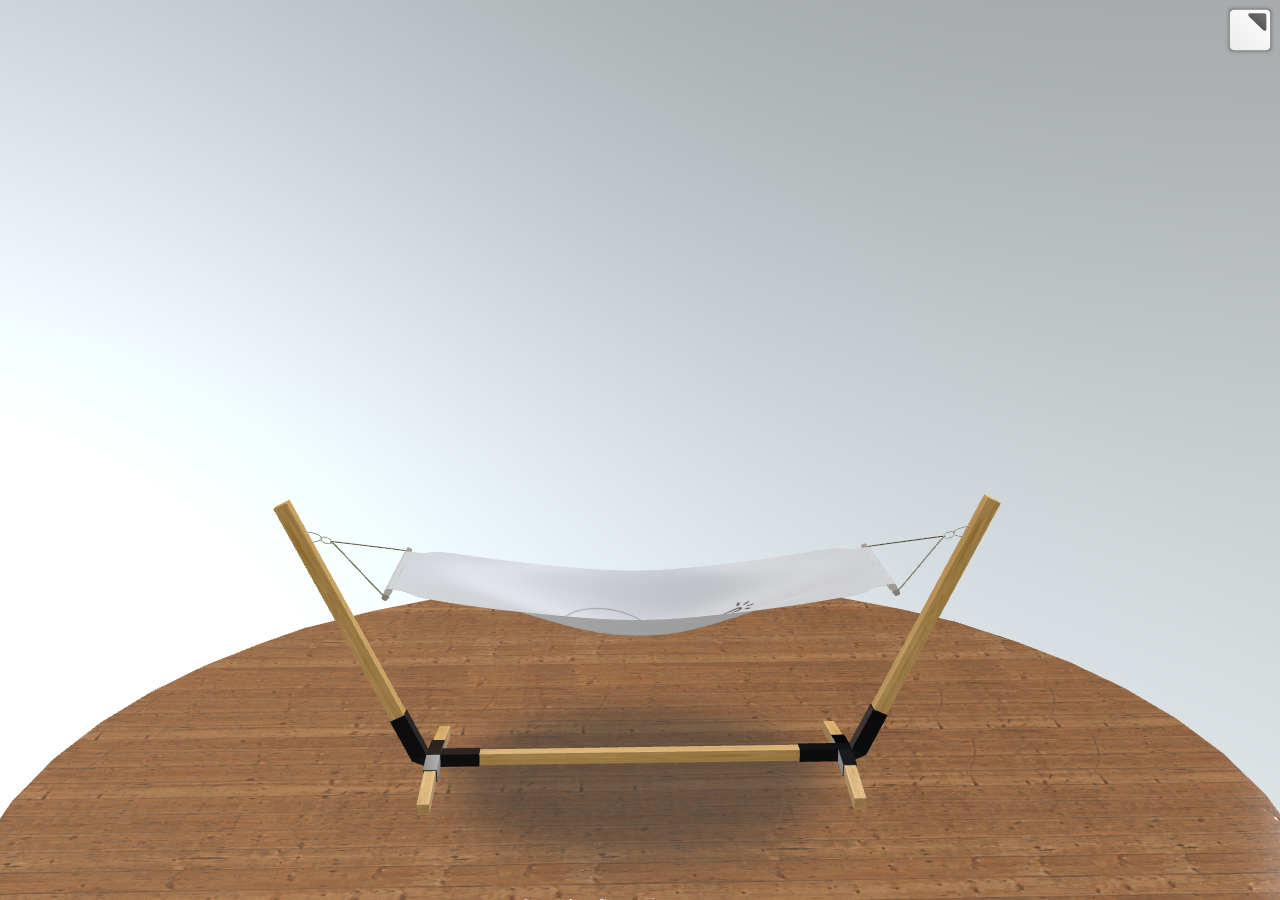
<file: Blender/Verge3D_RA/plv_hamac/plv_chaise.html>
<!DOCTYPE html>
<!-- __V3D_PUZZLES__ - enable Puzzles button in the App Manager -->
<!-- __V3D_TEMPLATE__ - template-based file; delete this line to prevent this file from being updated -->
<html lang="en">
<head>
    <title>PLV_Chaise</title>
    <meta charset="utf-8">
    <meta name="viewport" content="width=device-width, user-scalable=no, minimum-scale=1.0, maximum-scale=1.0">

    <!-- Search Engines -->
    <meta name="description" content="Figurative">
    <!-- Twitter -->
    <meta name="twitter:card" content="summary">
    <meta name="twitter:title" content="Figurative">
    <meta name="twitter:description" content="PLV_Chaise">
    <meta name="twitter:image:src" content="https://cdn.soft8soft.com/images/player_socials.jpg">
    <!-- Open Graph -->
    <meta property="og:title" content="Verge3D Web Interactive">
    <meta property="og:description" content="PLV_Chaise">
    <meta property="og:image" content="https://cdn.soft8soft.com/images/player_socials.jpg">
    <meta property="og:type" content="website">

    <meta name="generator" content="Verge3D 4.7.1">

    <!-- favicons -->
    <link rel="apple-touch-icon" sizes="180x180" href="media/apple-touch-icon.png">
    <link rel="icon" type="image/png" sizes="48x48" href="media/favicon-48x48.png">
    <link rel="icon" type="image/png" sizes="32x32" href="media/favicon-32x32.png">
    <link rel="icon" type="image/png" sizes="16x16" href="media/favicon-16x16.png">
    <link rel="manifest" href="media/manifest.json">
    <link rel="mask-icon" href="media/safari-pinned-tab.svg" color="#0048a5">
    <meta name="theme-color" content="#ffffff">

    <script src="v3d.js"></script>
    <script src="ar_module.js"></script>
    <script src="plv_chaise.js"></script>

    <link rel="stylesheet" type="text/css" href="plv_chaise.css">
</head>

<body>
  <div id="v3d-container">
    <div id="fullscreen-button" class="fullscreen-button fullscreen-open" title="Toggle fullscreen mode"></div>
  </div>
</body>

</html>
</file>
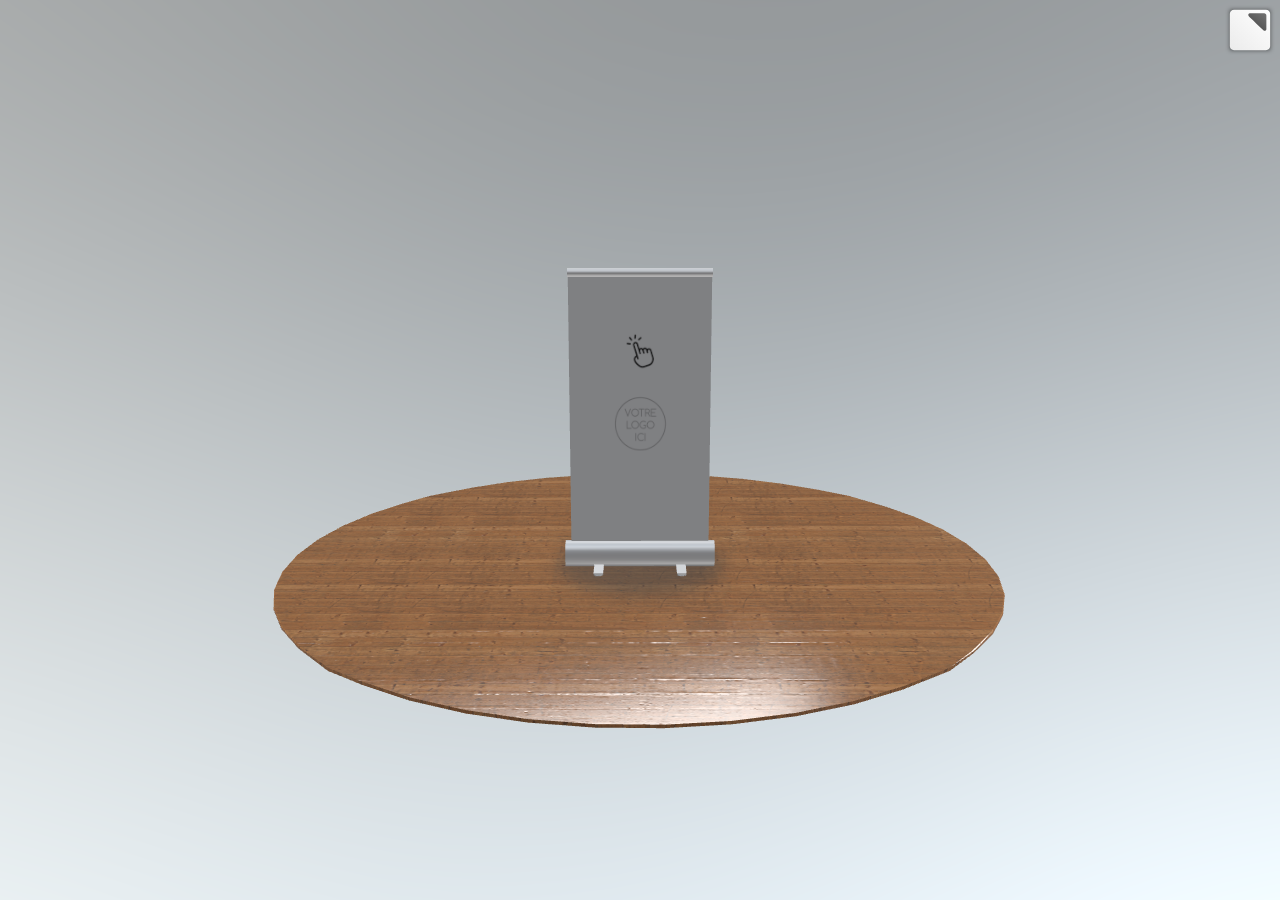
<file: Blender/Verge3D_RA/plv_roll_up/plv_drapeau.html>
<!DOCTYPE html>
<!-- __V3D_PUZZLES__ - enable Puzzles button in the App Manager -->
<!-- __V3D_TEMPLATE__ - template-based file; delete this line to prevent this file from being updated -->
<html lang="en">
<head>
  <title>Verge3D Web Interactive</title>
  <meta charset="utf-8">
  <meta name="viewport" content="width=device-width, user-scalable=no, minimum-scale=1.0, maximum-scale=1.0">

  <!-- Search Engines -->
  <meta name="description" content="Interactive 3D Web application made with Verge3D. Immerse yourself in amazing graphics experience offered by state-of-the art WebGL and HTML5 technologies.">
  <!-- Twitter -->
  <meta name="twitter:card" content="summary">
  <meta name="twitter:title" content="Verge3D Web Interactive">
  <meta name="twitter:description" content="Interactive 3D Web application made with Verge3D. Immerse yourself in amazing graphics experience offered by state-of-the art WebGL and HTML5 technologies.">
  <meta name="twitter:image:src" content="https://cdn.soft8soft.com/images/player_socials.jpg">
  <!-- Open Graph -->
  <meta property="og:title" content="Verge3D Web Interactive">
  <meta property="og:description" content="Interactive 3D Web application made with Verge3D. Immerse yourself in amazing graphics experience offered by state-of-the art WebGL and HTML5 technologies.">
  <meta property="og:image" content="https://cdn.soft8soft.com/images/player_socials.jpg">
  <meta property="og:type" content="website">

  <meta name="generator" content="Verge3D 4.7.1">

  <!-- favicons -->
  <link rel="apple-touch-icon" sizes="180x180" href="media/apple-touch-icon.png">
  <link rel="icon" type="image/png" sizes="48x48" href="media/favicon-48x48.png">
  <link rel="icon" type="image/png" sizes="32x32" href="media/favicon-32x32.png">
  <link rel="icon" type="image/png" sizes="16x16" href="media/favicon-16x16.png">
  <link rel="manifest" href="media/manifest.json">
  <link rel="mask-icon" href="media/safari-pinned-tab.svg" color="#0048a5">
  <meta name="theme-color" content="#ffffff">

  <script src="v3d.js"></script>
  <script src="ar_module.js"></script>
  <script src="plv_drapeau.js"></script>

  <link rel="stylesheet" type="text/css" href="plv_drapeau.css">
</head>

<body>
  <div id="v3d-container">
    <div id="fullscreen-button" class="fullscreen-button fullscreen-open" title="Toggle fullscreen mode"></div>
  </div>
</body>

</html>
</file>
<file: Blender/Verge3D_RA/plv_hamac/css/webflow.css>
@font-face {
  font-family: 'webflow-icons';
  src: url("[data-uri]") format('truetype');
  font-weight: normal;
  font-style: normal;
}
[class^="w-icon-"],
[class*=" w-icon-"] {
  /* use !important to prevent issues with browser extensions that change fonts */
  font-family: 'webflow-icons' !important;
  speak: none;
  font-style: normal;
  font-weight: normal;
  font-variant: normal;
  text-transform: none;
  line-height: 1;
  /* Better Font Rendering =========== */
  -webkit-font-smoothing: antialiased;
  -moz-osx-font-smoothing: grayscale;
}
.w-icon-slider-right:before {
  content: "\e600";
}
.w-icon-slider-left:before {
  content: "\e601";
}
.w-icon-nav-menu:before {
  content: "\e602";
}
.w-icon-arrow-down:before,
.w-icon-dropdown-toggle:before {
  content: "\e603";
}
.w-icon-file-upload-remove:before {
  content: "\e900";
}
.w-icon-file-upload-icon:before {
  content: "\e903";
}
* {
  -webkit-box-sizing: border-box;
  -moz-box-sizing: border-box;
  box-sizing: border-box;
}
html {
  height: 100%;
}
body {
  margin: 0;
  min-height: 100%;
  background-color: #fff;
  font-family: Arial, sans-serif;
  font-size: 14px;
  line-height: 20px;
  color: #333;
}
img {
  max-width: 100%;
  vertical-align: middle;
  display: inline-block;
}
html.w-mod-touch * {
  background-attachment: scroll !important;
}
.w-block {
  display: block;
}
.w-inline-block {
  max-width: 100%;
  display: inline-block;
}
.w-clearfix:before,
.w-clearfix:after {
  content: " ";
  display: table;
  grid-column-start: 1;
  grid-row-start: 1;
  grid-column-end: 2;
  grid-row-end: 2;
}
.w-clearfix:after {
  clear: both;
}
.w-hidden {
  display: none;
}
.w-button {
  display: inline-block;
  padding: 9px 15px;
  background-color: #3898EC;
  color: white;
  border: 0;
  line-height: inherit;
  text-decoration: none;
  cursor: pointer;
  border-radius: 0;
}
input.w-button {
  -webkit-appearance: button;
}
html[data-w-dynpage] [data-w-cloak] {
  color: transparent !important;
}
.w-code-block {
  margin: unset;
}
pre.w-code-block code {
  all: inherit;
}
.w-optimization {
  display: contents;
}
.w-webflow-badge,
.w-webflow-badge > img {
  box-sizing: unset;
  width: unset;
  height: unset;
  max-height: unset;
  max-width: unset;
  min-height: unset;
  min-width: unset;
  margin: unset;
  padding: unset;
  float: unset;
  clear: unset;
  border: unset;
  border-radius: unset;
  background: unset;
  background-image: unset;
  background-position: unset;
  background-size: unset;
  background-repeat: unset;
  background-origin: unset;
  background-clip: unset;
  background-attachment: unset;
  background-color: unset;
  box-shadow: unset;
  transform: unset;
  transition: unset;
  direction: unset;
  font-family: unset;
  font-weight: unset;
  color: unset;
  font-size: unset;
  line-height: unset;
  font-style: unset;
  font-variant: unset;
  text-align: unset;
  letter-spacing: unset;
  text-decoration: unset;
  text-indent: unset;
  text-transform: unset;
  list-style-type: unset;
  text-shadow: unset;
  vertical-align: unset;
  cursor: unset;
  white-space: unset;
  word-break: unset;
  word-spacing: unset;
  word-wrap: unset;
}
.w-webflow-badge {
  position: fixed !important;
  display: inline-block !important;
  visibility: visible !important;
  opacity: 1 !important;
  z-index: 2147483647 !important;
  top: auto !important;
  right: 12px !important;
  bottom: 12px !important;
  left: auto !important;
  color: #aaadb0 !important;
  background-color: #fff !important;
  border-radius: 3px !important;
  padding: 6px !important;
  font-size: 12px !important;
  line-height: 14px !important;
  text-decoration: none !important;
  transform: none !important;
  margin: 0 !important;
  width: auto !important;
  height: auto !important;
  overflow: unset !important;
  white-space: nowrap;
  box-shadow: 0 0 0 1px rgba(0, 0, 0, 0.1), 0px 1px 3px rgba(0, 0, 0, 0.1);
  cursor: pointer;
}
.w-webflow-badge > img {
  position: unset;
  display: inline-block !important;
  visibility: unset !important;
  opacity: 1 !important;
  vertical-align: middle !important;
}
h1,
h2,
h3,
h4,
h5,
h6 {
  font-weight: bold;
  margin-bottom: 10px;
}
h1 {
  font-size: 38px;
  line-height: 44px;
  margin-top: 20px;
}
h2 {
  font-size: 32px;
  line-height: 36px;
  margin-top: 20px;
}
h3 {
  font-size: 24px;
  line-height: 30px;
  margin-top: 20px;
}
h4 {
  font-size: 18px;
  line-height: 24px;
  margin-top: 10px;
}
h5 {
  font-size: 14px;
  line-height: 20px;
  margin-top: 10px;
}
h6 {
  font-size: 12px;
  line-height: 18px;
  margin-top: 10px;
}
p {
  margin-top: 0;
  margin-bottom: 10px;
}
blockquote {
  margin: 0 0 10px 0;
  padding: 10px 20px;
  border-left: 5px solid #E2E2E2;
  font-size: 18px;
  line-height: 22px;
}
figure {
  margin: 0;
  margin-bottom: 10px;
}
figcaption {
  margin-top: 5px;
  text-align: center;
}
ul,
ol {
  margin-top: 0px;
  margin-bottom: 10px;
  padding-left: 40px;
}
.w-list-unstyled {
  padding-left: 0;
  list-style: none;
}
.w-embed:before,
.w-embed:after {
  content: " ";
  display: table;
  grid-column-start: 1;
  grid-row-start: 1;
  grid-column-end: 2;
  grid-row-end: 2;
}
.w-embed:after {
  clear: both;
}
.w-video {
  width: 100%;
  position: relative;
  padding: 0;
}
.w-video iframe,
.w-video object,
.w-video embed {
  position: absolute;
  top: 0;
  left: 0;
  width: 100%;
  height: 100%;
  border: none;
}
fieldset {
  padding: 0;
  margin: 0;
  border: 0;
}
button,
[type='button'],
[type='reset'] {
  border: 0;
  cursor: pointer;
  -webkit-appearance: button;
}
.w-form {
  margin: 0 0 15px;
}
.w-form-done {
  display: none;
  padding: 20px;
  text-align: center;
  background-color: #dddddd;
}
.w-form-fail {
  display: none;
  margin-top: 10px;
  padding: 10px;
  background-color: #ffdede;
}
label {
  display: block;
  margin-bottom: 5px;
  font-weight: bold;
}
.w-input,
.w-select {
  display: block;
  width: 100%;
  height: 38px;
  padding: 8px 12px;
  margin-bottom: 10px;
  font-size: 14px;
  line-height: 1.42857143;
  color: #333333;
  vertical-align: middle;
  background-color: #ffffff;
  border: 1px solid #cccccc;
}
.w-input::placeholder,
.w-select::placeholder {
  color: #999;
}
.w-input:focus,
.w-select:focus {
  border-color: #3898EC;
  outline: 0;
}
.w-input[disabled],
.w-select[disabled],
.w-input[readonly],
.w-select[readonly],
fieldset[disabled] .w-input,
fieldset[disabled] .w-select {
  cursor: not-allowed;
}
.w-input[disabled]:not(.w-input-disabled),
.w-select[disabled]:not(.w-input-disabled),
.w-input[readonly],
.w-select[readonly],
fieldset[disabled]:not(.w-input-disabled) .w-input,
fieldset[disabled]:not(.w-input-disabled) .w-select {
  background-color: #eeeeee;
}
textarea.w-input,
textarea.w-select {
  height: auto;
}
.w-select {
  background-color: #f3f3f3;
}
.w-select[multiple] {
  height: auto;
}
.w-form-label {
  display: inline-block;
  cursor: pointer;
  font-weight: normal;
  margin-bottom: 0px;
}
.w-radio {
  display: block;
  margin-bottom: 5px;
  padding-left: 20px;
}
.w-radio:before,
.w-radio:after {
  content: " ";
  display: table;
  grid-column-start: 1;
  grid-row-start: 1;
  grid-column-end: 2;
  grid-row-end: 2;
}
.w-radio:after {
  clear: both;
}
.w-radio-input {
  margin: 4px 0 0;
  line-height: normal;
  float: left;
  margin-left: -20px;
}
.w-radio-input {
  margin-top: 3px;
}
.w-file-upload {
  display: block;
  margin-bottom: 10px;
}
.w-file-upload-input {
  width: 0.1px;
  height: 0.1px;
  opacity: 0;
  overflow: hidden;
  position: absolute;
  z-index: -100;
}
.w-file-upload-default,
.w-file-upload-uploading,
.w-file-upload-success {
  display: inline-block;
  color: #333333;
}
.w-file-upload-error {
  display: block;
  margin-top: 10px;
}
.w-file-upload-default.w-hidden,
.w-file-upload-uploading.w-hidden,
.w-file-upload-error.w-hidden,
.w-file-upload-success.w-hidden {
  display: none;
}
.w-file-upload-uploading-btn {
  display: flex;
  font-size: 14px;
  font-weight: normal;
  cursor: pointer;
  margin: 0;
  padding: 8px 12px;
  border: 1px solid #cccccc;
  background-color: #fafafa;
}
.w-file-upload-file {
  display: flex;
  flex-grow: 1;
  justify-content: space-between;
  margin: 0;
  padding: 8px 9px 8px 11px;
  border: 1px solid #cccccc;
  background-color: #fafafa;
}
.w-file-upload-file-name {
  font-size: 14px;
  font-weight: normal;
  display: block;
}
.w-file-remove-link {
  margin-top: 3px;
  margin-left: 10px;
  width: auto;
  height: auto;
  padding: 3px;
  display: block;
  cursor: pointer;
}
.w-icon-file-upload-remove {
  margin: auto;
  font-size: 10px;
}
.w-file-upload-error-msg {
  display: inline-block;
  color: #ea384c;
  padding: 2px 0;
}
.w-file-upload-info {
  display: inline-block;
  line-height: 38px;
  padding: 0 12px;
}
.w-file-upload-label {
  display: inline-block;
  font-size: 14px;
  font-weight: normal;
  cursor: pointer;
  margin: 0;
  padding: 8px 12px;
  border: 1px solid #cccccc;
  background-color: #fafafa;
}
.w-icon-file-upload-icon,
.w-icon-file-upload-uploading {
  display: inline-block;
  margin-right: 8px;
  width: 20px;
}
.w-icon-file-upload-uploading {
  height: 20px;
}
.w-container {
  margin-left: auto;
  margin-right: auto;
  max-width: 940px;
}
.w-container:before,
.w-container:after {
  content: " ";
  display: table;
  grid-column-start: 1;
  grid-row-start: 1;
  grid-column-end: 2;
  grid-row-end: 2;
}
.w-container:after {
  clear: both;
}
.w-container .w-row {
  margin-left: -10px;
  margin-right: -10px;
}
.w-row:before,
.w-row:after {
  content: " ";
  display: table;
  grid-column-start: 1;
  grid-row-start: 1;
  grid-column-end: 2;
  grid-row-end: 2;
}
.w-row:after {
  clear: both;
}
.w-row .w-row {
  margin-left: 0;
  margin-right: 0;
}
.w-col {
  position: relative;
  float: left;
  width: 100%;
  min-height: 1px;
  padding-left: 10px;
  padding-right: 10px;
}
.w-col .w-col {
  padding-left: 0;
  padding-right: 0;
}
.w-col-1 {
  width: 8.33333333%;
}
.w-col-2 {
  width: 16.66666667%;
}
.w-col-3 {
  width: 25%;
}
.w-col-4 {
  width: 33.33333333%;
}
.w-col-5 {
  width: 41.66666667%;
}
.w-col-6 {
  width: 50%;
}
.w-col-7 {
  width: 58.33333333%;
}
.w-col-8 {
  width: 66.66666667%;
}
.w-col-9 {
  width: 75%;
}
.w-col-10 {
  width: 83.33333333%;
}
.w-col-11 {
  width: 91.66666667%;
}
.w-col-12 {
  width: 100%;
}
.w-hidden-main {
  display: none !important;
}
@media screen and (max-width: 991px) {
  .w-container {
    max-width: 728px;
  }
  .w-hidden-main {
    display: inherit !important;
  }
  .w-hidden-medium {
    display: none !important;
  }
  .w-col-medium-1 {
    width: 8.33333333%;
  }
  .w-col-medium-2 {
    width: 16.66666667%;
  }
  .w-col-medium-3 {
    width: 25%;
  }
  .w-col-medium-4 {
    width: 33.33333333%;
  }
  .w-col-medium-5 {
    width: 41.66666667%;
  }
  .w-col-medium-6 {
    width: 50%;
  }
  .w-col-medium-7 {
    width: 58.33333333%;
  }
  .w-col-medium-8 {
    width: 66.66666667%;
  }
  .w-col-medium-9 {
    width: 75%;
  }
  .w-col-medium-10 {
    width: 83.33333333%;
  }
  .w-col-medium-11 {
    width: 91.66666667%;
  }
  .w-col-medium-12 {
    width: 100%;
  }
  .w-col-stack {
    width: 100%;
    left: auto;
    right: auto;
  }
}
@media screen and (max-width: 767px) {
  .w-hidden-main {
    display: inherit !important;
  }
  .w-hidden-medium {
    display: inherit !important;
  }
  .w-hidden-small {
    display: none !important;
  }
  .w-row,
  .w-container .w-row {
    margin-left: 0;
    margin-right: 0;
  }
  .w-col {
    width: 100%;
    left: auto;
    right: auto;
  }
  .w-col-small-1 {
    width: 8.33333333%;
  }
  .w-col-small-2 {
    width: 16.66666667%;
  }
  .w-col-small-3 {
    width: 25%;
  }
  .w-col-small-4 {
    width: 33.33333333%;
  }
  .w-col-small-5 {
    width: 41.66666667%;
  }
  .w-col-small-6 {
    width: 50%;
  }
  .w-col-small-7 {
    width: 58.33333333%;
  }
  .w-col-small-8 {
    width: 66.66666667%;
  }
  .w-col-small-9 {
    width: 75%;
  }
  .w-col-small-10 {
    width: 83.33333333%;
  }
  .w-col-small-11 {
    width: 91.66666667%;
  }
  .w-col-small-12 {
    width: 100%;
  }
}
@media screen and (max-width: 479px) {
  .w-container {
    max-width: none;
  }
  .w-hidden-main {
    display: inherit !important;
  }
  .w-hidden-medium {
    display: inherit !important;
  }
  .w-hidden-small {
    display: inherit !important;
  }
  .w-hidden-tiny {
    display: none !important;
  }
  .w-col {
    width: 100%;
  }
  .w-col-tiny-1 {
    width: 8.33333333%;
  }
  .w-col-tiny-2 {
    width: 16.66666667%;
  }
  .w-col-tiny-3 {
    width: 25%;
  }
  .w-col-tiny-4 {
    width: 33.33333333%;
  }
  .w-col-tiny-5 {
    width: 41.66666667%;
  }
  .w-col-tiny-6 {
    width: 50%;
  }
  .w-col-tiny-7 {
    width: 58.33333333%;
  }
  .w-col-tiny-8 {
    width: 66.66666667%;
  }
  .w-col-tiny-9 {
    width: 75%;
  }
  .w-col-tiny-10 {
    width: 83.33333333%;
  }
  .w-col-tiny-11 {
    width: 91.66666667%;
  }
  .w-col-tiny-12 {
    width: 100%;
  }
}
.w-widget {
  position: relative;
}
.w-widget-map {
  width: 100%;
  height: 400px;
}
.w-widget-map label {
  width: auto;
  display: inline;
}
.w-widget-map img {
  max-width: inherit;
}
.w-widget-map .gm-style-iw {
  text-align: center;
}
.w-widget-map .gm-style-iw > button {
  display: none !important;
}
.w-widget-twitter {
  overflow: hidden;
}
.w-widget-twitter-count-shim {
  display: inline-block;
  vertical-align: top;
  position: relative;
  width: 28px;
  height: 20px;
  text-align: center;
  background: white;
  border: #758696 solid 1px;
  border-radius: 3px;
}
.w-widget-twitter-count-shim * {
  pointer-events: none;
  user-select: none;
}
.w-widget-twitter-count-shim .w-widget-twitter-count-inner {
  position: relative;
  font-size: 15px;
  line-height: 12px;
  text-align: center;
  color: #999;
  font-family: serif;
}
.w-widget-twitter-count-shim .w-widget-twitter-count-clear {
  position: relative;
  display: block;
}
.w-widget-twitter-count-shim.w--large {
  width: 36px;
  height: 28px;
}
.w-widget-twitter-count-shim.w--large .w-widget-twitter-count-inner {
  font-size: 18px;
  line-height: 18px;
}
.w-widget-twitter-count-shim:not(.w--vertical) {
  margin-left: 5px;
  margin-right: 8px;
}
.w-widget-twitter-count-shim:not(.w--vertical).w--large {
  margin-left: 6px;
}
.w-widget-twitter-count-shim:not(.w--vertical):before,
.w-widget-twitter-count-shim:not(.w--vertical):after {
  top: 50%;
  left: 0;
  border: solid transparent;
  content: ' ';
  height: 0;
  width: 0;
  position: absolute;
  pointer-events: none;
}
.w-widget-twitter-count-shim:not(.w--vertical):before {
  border-color: rgba(117, 134, 150, 0);
  border-right-color: #5d6c7b;
  border-width: 4px;
  margin-left: -9px;
  margin-top: -4px;
}
.w-widget-twitter-count-shim:not(.w--vertical).w--large:before {
  border-width: 5px;
  margin-left: -10px;
  margin-top: -5px;
}
.w-widget-twitter-count-shim:not(.w--vertical):after {
  border-color: rgba(255, 255, 255, 0);
  border-right-color: white;
  border-width: 4px;
  margin-left: -8px;
  margin-top: -4px;
}
.w-widget-twitter-count-shim:not(.w--vertical).w--large:after {
  border-width: 5px;
  margin-left: -9px;
  margin-top: -5px;
}
.w-widget-twitter-count-shim.w--vertical {
  width: 61px;
  height: 33px;
  margin-bottom: 8px;
}
.w-widget-twitter-count-shim.w--vertical:before,
.w-widget-twitter-count-shim.w--vertical:after {
  top: 100%;
  left: 50%;
  border: solid transparent;
  content: ' ';
  height: 0;
  width: 0;
  position: absolute;
  pointer-events: none;
}
.w-widget-twitter-count-shim.w--vertical:before {
  border-color: rgba(117, 134, 150, 0);
  border-top-color: #5d6c7b;
  border-width: 5px;
  margin-left: -5px;
}
.w-widget-twitter-count-shim.w--vertical:after {
  border-color: rgba(255, 255, 255, 0);
  border-top-color: white;
  border-width: 4px;
  margin-left: -4px;
}
.w-widget-twitter-count-shim.w--vertical .w-widget-twitter-count-inner {
  font-size: 18px;
  line-height: 22px;
}
.w-widget-twitter-count-shim.w--vertical.w--large {
  width: 76px;
}
.w-background-video {
  position: relative;
  overflow: hidden;
  height: 500px;
  color: white;
}
.w-background-video > video {
  background-size: cover;
  background-position: 50% 50%;
  position: absolute;
  margin: auto;
  width: 100%;
  height: 100%;
  right: -100%;
  bottom: -100%;
  top: -100%;
  left: -100%;
  object-fit: cover;
  z-index: -100;
}
.w-background-video > video::-webkit-media-controls-start-playback-button {
  display: none !important;
  -webkit-appearance: none;
}
.w-background-video--control {
  position: absolute;
  bottom: 1em;
  right: 1em;
  background-color: transparent;
  padding: 0;
}
.w-background-video--control > [hidden] {
  display: none !important;
}
.w-slider {
  position: relative;
  height: 300px;
  text-align: center;
  background: #dddddd;
  clear: both;
  -webkit-tap-highlight-color: rgba(0, 0, 0, 0);
  tap-highlight-color: rgba(0, 0, 0, 0);
}
.w-slider-mask {
  position: relative;
  display: block;
  overflow: hidden;
  z-index: 1;
  left: 0;
  right: 0;
  height: 100%;
  white-space: nowrap;
}
.w-slide {
  position: relative;
  display: inline-block;
  vertical-align: top;
  width: 100%;
  height: 100%;
  white-space: normal;
  text-align: left;
}
.w-slider-nav {
  position: absolute;
  z-index: 2;
  top: auto;
  right: 0;
  bottom: 0;
  left: 0;
  margin: auto;
  padding-top: 10px;
  height: 40px;
  text-align: center;
  -webkit-tap-highlight-color: rgba(0, 0, 0, 0);
  tap-highlight-color: rgba(0, 0, 0, 0);
}
.w-slider-nav.w-round > div {
  border-radius: 100%;
}
.w-slider-nav.w-num > div {
  width: auto;
  height: auto;
  padding: 0.2em 0.5em;
  font-size: inherit;
  line-height: inherit;
}
.w-slider-nav.w-shadow > div {
  box-shadow: 0 0 3px rgba(51, 51, 51, 0.4);
}
.w-slider-nav-invert {
  color: #fff;
}
.w-slider-nav-invert > div {
  background-color: rgba(34, 34, 34, 0.4);
}
.w-slider-nav-invert > div.w-active {
  background-color: #222;
}
.w-slider-dot {
  position: relative;
  display: inline-block;
  width: 1em;
  height: 1em;
  background-color: rgba(255, 255, 255, 0.4);
  cursor: pointer;
  margin: 0 3px 0.5em;
  transition: background-color 100ms, color 100ms;
}
.w-slider-dot.w-active {
  background-color: #fff;
}
.w-slider-dot:focus {
  outline: none;
  box-shadow: 0px 0px 0px 2px #fff;
}
.w-slider-dot:focus.w-active {
  box-shadow: none;
}
.w-slider-arrow-left,
.w-slider-arrow-right {
  position: absolute;
  width: 80px;
  top: 0;
  right: 0;
  bottom: 0;
  left: 0;
  margin: auto;
  cursor: pointer;
  overflow: hidden;
  color: white;
  font-size: 40px;
  -webkit-tap-highlight-color: rgba(0, 0, 0, 0);
  tap-highlight-color: rgba(0, 0, 0, 0);
  user-select: none;
}
.w-slider-arrow-left [class^='w-icon-'],
.w-slider-arrow-right [class^='w-icon-'],
.w-slider-arrow-left [class*=' w-icon-'],
.w-slider-arrow-right [class*=' w-icon-'] {
  position: absolute;
}
.w-slider-arrow-left:focus,
.w-slider-arrow-right:focus {
  outline: 0;
}
.w-slider-arrow-left {
  z-index: 3;
  right: auto;
}
.w-slider-arrow-right {
  z-index: 4;
  left: auto;
}
.w-icon-slider-left,
.w-icon-slider-right {
  top: 0;
  right: 0;
  bottom: 0;
  left: 0;
  margin: auto;
  width: 1em;
  height: 1em;
}
.w-slider-aria-label {
  border: 0;
  clip: rect(0 0 0 0);
  height: 1px;
  margin: -1px;
  overflow: hidden;
  padding: 0;
  position: absolute;
  width: 1px;
}
.w-slider-force-show {
  display: block !important;
}
.w-dropdown {
  display: inline-block;
  position: relative;
  text-align: left;
  margin-left: auto;
  margin-right: auto;
  z-index: 900;
}
.w-dropdown-btn,
.w-dropdown-toggle,
.w-dropdown-link {
  position: relative;
  vertical-align: top;
  text-decoration: none;
  color: #222222;
  padding: 20px;
  text-align: left;
  margin-left: auto;
  margin-right: auto;
  white-space: nowrap;
}
.w-dropdown-toggle {
  user-select: none;
  display: inline-block;
  cursor: pointer;
  padding-right: 40px;
}
.w-dropdown-toggle:focus {
  outline: 0;
}
.w-icon-dropdown-toggle {
  position: absolute;
  top: 0;
  right: 0;
  bottom: 0;
  margin: auto;
  margin-right: 20px;
  width: 1em;
  height: 1em;
}
.w-dropdown-list {
  position: absolute;
  background: #dddddd;
  display: none;
  min-width: 100%;
}
.w-dropdown-list.w--open {
  display: block;
}
.w-dropdown-link {
  padding: 10px 20px;
  display: block;
  color: #222222;
}
.w-dropdown-link.w--current {
  color: #0082f3;
}
.w-dropdown-link:focus {
  outline: 0;
}
@media screen and (max-width: 767px) {
  .w-nav-brand {
    padding-left: 10px;
  }
}
/**
 * ## Note
 * Safari (on both iOS and OS X) does not handle viewport units (vh, vw) well.
 * For example percentage units do not work on descendants of elements that
 * have any dimensions expressed in viewport units. It also doesn’t handle them at
 * all in `calc()`.
 */
/**
 * Wrapper around all lightbox elements
 *
 * 1. Since the lightbox can receive focus, IE also gives it an outline.
 * 2. Fixes flickering on Chrome when a transition is in progress
 *    underneath the lightbox.
 */
.w-lightbox-backdrop {
  cursor: auto;
  font-style: normal;
  letter-spacing: normal;
  list-style: disc;
  text-indent: 0;
  text-shadow: none;
  text-transform: none;
  visibility: visible;
  white-space: normal;
  word-break: normal;
  word-spacing: normal;
  word-wrap: normal;
  position: fixed;
  top: 0;
  right: 0;
  bottom: 0;
  left: 0;
  color: #fff;
  font-family: "Helvetica Neue", Helvetica, Ubuntu, "Segoe UI", Verdana, sans-serif;
  font-size: 17px;
  line-height: 1.2;
  font-weight: 300;
  text-align: center;
  background: rgba(0, 0, 0, 0.9);
  z-index: 2000;
  outline: 0;
  /* 1 */
  opacity: 0;
  -webkit-user-select: none;
  -moz-user-select: none;
  -webkit-tap-highlight-color: transparent;
  -webkit-transform: translate(0, 0);
  /* 2 */
}
/**
 * Neat trick to bind the rubberband effect to our canvas instead of the whole
 * document on iOS. It also prevents a bug that causes the document underneath to scroll.
 */
.w-lightbox-backdrop,
.w-lightbox-container {
  height: 100%;
  overflow: auto;
  -webkit-overflow-scrolling: touch;
}
.w-lightbox-content {
  position: relative;
  height: 100vh;
  overflow: hidden;
}
.w-lightbox-view {
  position: absolute;
  width: 100vw;
  height: 100vh;
  opacity: 0;
}
.w-lightbox-view:before {
  content: "";
  height: 100vh;
}
/* .w-lightbox-content */
.w-lightbox-group,
.w-lightbox-group .w-lightbox-view,
.w-lightbox-group .w-lightbox-view:before {
  height: 86vh;
}
.w-lightbox-frame,
.w-lightbox-view:before {
  display: inline-block;
  vertical-align: middle;
}
/*
 * 1. Remove default margin set by user-agent on the <figure> element.
 */
.w-lightbox-figure {
  position: relative;
  margin: 0;
  /* 1 */
}
.w-lightbox-group .w-lightbox-figure {
  cursor: pointer;
}
/**
 * IE adds image dimensions as width and height attributes on the IMG tag,
 * but we need both width and height to be set to auto to enable scaling.
 */
.w-lightbox-img {
  width: auto;
  height: auto;
  max-width: none;
}
/**
 * 1. Reset if style is set by user on "All Images"
 */
.w-lightbox-image {
  display: block;
  float: none;
  /* 1 */
  max-width: 100vw;
  max-height: 100vh;
}
.w-lightbox-group .w-lightbox-image {
  max-height: 86vh;
}
.w-lightbox-caption {
  position: absolute;
  right: 0;
  bottom: 0;
  left: 0;
  padding: 0.5em 1em;
  background: rgba(0, 0, 0, 0.4);
  text-align: left;
  text-overflow: ellipsis;
  white-space: nowrap;
  overflow: hidden;
}
.w-lightbox-embed {
  position: absolute;
  top: 0;
  right: 0;
  bottom: 0;
  left: 0;
  width: 100%;
  height: 100%;
}
.w-lightbox-control {
  position: absolute;
  top: 0;
  width: 4em;
  background-size: 24px;
  background-repeat: no-repeat;
  background-position: center;
  cursor: pointer;
  -webkit-transition: all 0.3s;
  transition: all 0.3s;
}
.w-lightbox-left {
  display: none;
  bottom: 0;
  left: 0;
  /* <svg xmlns="http://www.w3.org/2000/svg" viewBox="-20 0 24 40" width="24" height="40"><g transform="rotate(45)"><path d="m0 0h5v23h23v5h-28z" opacity=".4"/><path d="m1 1h3v23h23v3h-26z" fill="#fff"/></g></svg> */
  background-image: url("[data-uri]");
}
.w-lightbox-right {
  display: none;
  right: 0;
  bottom: 0;
  /* <svg xmlns="http://www.w3.org/2000/svg" viewBox="-4 0 24 40" width="24" height="40"><g transform="rotate(45)"><path d="m0-0h28v28h-5v-23h-23z" opacity=".4"/><path d="m1 1h26v26h-3v-23h-23z" fill="#fff"/></g></svg> */
  background-image: url("[data-uri]");
}
/*
 * Without specifying the with and height inside the SVG, all versions of IE render the icon too small.
 * The bug does not seem to manifest itself if the elements are tall enough such as the above arrows.
 * (http://stackoverflow.com/questions/16092114/background-size-differs-in-internet-explorer)
 */
.w-lightbox-close {
  right: 0;
  height: 2.6em;
  /* <svg xmlns="http://www.w3.org/2000/svg" viewBox="-4 0 18 17" width="18" height="17"><g transform="rotate(45)"><path d="m0 0h7v-7h5v7h7v5h-7v7h-5v-7h-7z" opacity=".4"/><path d="m1 1h7v-7h3v7h7v3h-7v7h-3v-7h-7z" fill="#fff"/></g></svg> */
  background-image: url("[data-uri]");
  background-size: 18px;
}
/**
 * 1. All IE versions add extra space at the bottom without this.
 */
.w-lightbox-strip {
  position: absolute;
  bottom: 0;
  left: 0;
  right: 0;
  padding: 0 1vh;
  line-height: 0;
  /* 1 */
  white-space: nowrap;
  overflow-x: auto;
  overflow-y: hidden;
}
/*
 * 1. We use content-box to avoid having to do `width: calc(10vh + 2vw)`
 *    which doesn’t work in Safari anyway.
 * 2. Chrome renders images pixelated when switching to GPU. Making sure
 *    the parent is also rendered on the GPU (by setting translate3d for
 *    example) fixes this behavior.
 */
.w-lightbox-item {
  display: inline-block;
  width: 10vh;
  padding: 2vh 1vh;
  box-sizing: content-box;
  /* 1 */
  cursor: pointer;
  -webkit-transform: translate3d(0, 0, 0);
  /* 2 */
}
.w-lightbox-active {
  opacity: 0.3;
}
.w-lightbox-thumbnail {
  position: relative;
  height: 10vh;
  background: #222;
  overflow: hidden;
}
.w-lightbox-thumbnail-image {
  position: absolute;
  top: 0;
  left: 0;
}
.w-lightbox-thumbnail .w-lightbox-tall {
  top: 50%;
  width: 100%;
  -webkit-transform: translate(0, -50%);
  transform: translate(0, -50%);
}
.w-lightbox-thumbnail .w-lightbox-wide {
  left: 50%;
  height: 100%;
  -webkit-transform: translate(-50%, 0);
  transform: translate(-50%, 0);
}
/*
 * Spinner
 *
 * Absolute pixel values are used to avoid rounding errors that would cause
 * the white spinning element to be misaligned with the track.
 */
.w-lightbox-spinner {
  position: absolute;
  top: 50%;
  left: 50%;
  box-sizing: border-box;
  width: 40px;
  height: 40px;
  margin-top: -20px;
  margin-left: -20px;
  border: 5px solid rgba(0, 0, 0, 0.4);
  border-radius: 50%;
  -webkit-animation: spin 0.8s infinite linear;
  animation: spin 0.8s infinite linear;
}
.w-lightbox-spinner:after {
  content: "";
  position: absolute;
  top: -4px;
  right: -4px;
  bottom: -4px;
  left: -4px;
  border: 3px solid transparent;
  border-bottom-color: #fff;
  border-radius: 50%;
}
/*
 * Utility classes
 */
.w-lightbox-hide {
  display: none;
}
.w-lightbox-noscroll {
  overflow: hidden;
}
@media (min-width: 768px) {
  .w-lightbox-content {
    height: 96vh;
    margin-top: 2vh;
  }
  .w-lightbox-view,
  .w-lightbox-view:before {
    height: 96vh;
  }
  /* .w-lightbox-content */
  .w-lightbox-group,
  .w-lightbox-group .w-lightbox-view,
  .w-lightbox-group .w-lightbox-view:before {
    height: 84vh;
  }
  .w-lightbox-image {
    max-width: 96vw;
    max-height: 96vh;
  }
  .w-lightbox-group .w-lightbox-image {
    max-width: 82.3vw;
    max-height: 84vh;
  }
  .w-lightbox-left,
  .w-lightbox-right {
    display: block;
    opacity: 0.5;
  }
  .w-lightbox-close {
    opacity: 0.8;
  }
  .w-lightbox-control:hover {
    opacity: 1;
  }
}
.w-lightbox-inactive,
.w-lightbox-inactive:hover {
  opacity: 0;
}
.w-richtext:before,
.w-richtext:after {
  content: " ";
  display: table;
  grid-column-start: 1;
  grid-row-start: 1;
  grid-column-end: 2;
  grid-row-end: 2;
}
.w-richtext:after {
  clear: both;
}
.w-richtext[contenteditable="true"]:before,
.w-richtext[contenteditable="true"]:after {
  white-space: initial;
}
.w-richtext ol,
.w-richtext ul {
  overflow: hidden;
}
.w-richtext .w-richtext-figure-selected.w-richtext-figure-type-video div:after,
.w-richtext .w-richtext-figure-selected[data-rt-type="video"] div:after {
  outline: 2px solid #2895f7;
}
.w-richtext .w-richtext-figure-selected.w-richtext-figure-type-image div,
.w-richtext .w-richtext-figure-selected[data-rt-type="image"] div {
  outline: 2px solid #2895f7;
}
.w-richtext figure.w-richtext-figure-type-video > div:after,
.w-richtext figure[data-rt-type="video"] > div:after {
  content: '';
  position: absolute;
  display: none;
  left: 0;
  top: 0;
  right: 0;
  bottom: 0;
}
.w-richtext figure {
  position: relative;
  max-width: 60%;
}
.w-richtext figure > div:before {
  cursor: default!important;
}
.w-richtext figure img {
  width: 100%;
}
.w-richtext figure figcaption.w-richtext-figcaption-placeholder {
  opacity: 0.6;
}
.w-richtext figure div {
  /* fix incorrectly sized selection border in the data manager */
  font-size: 0px;
  color: transparent;
}
.w-richtext figure.w-richtext-figure-type-image,
.w-richtext figure[data-rt-type="image"] {
  display: table;
}
.w-richtext figure.w-richtext-figure-type-image > div,
.w-richtext figure[data-rt-type="image"] > div {
  display: inline-block;
}
.w-richtext figure.w-richtext-figure-type-image > figcaption,
.w-richtext figure[data-rt-type="image"] > figcaption {
  display: table-caption;
  caption-side: bottom;
}
.w-richtext figure.w-richtext-figure-type-video,
.w-richtext figure[data-rt-type="video"] {
  width: 60%;
  height: 0;
}
.w-richtext figure.w-richtext-figure-type-video iframe,
.w-richtext figure[data-rt-type="video"] iframe {
  position: absolute;
  top: 0;
  left: 0;
  width: 100%;
  height: 100%;
}
.w-richtext figure.w-richtext-figure-type-video > div,
.w-richtext figure[data-rt-type="video"] > div {
  width: 100%;
}
.w-richtext figure.w-richtext-align-center {
  margin-right: auto;
  margin-left: auto;
  clear: both;
}
.w-richtext figure.w-richtext-align-center.w-richtext-figure-type-image > div,
.w-richtext figure.w-richtext-align-center[data-rt-type="image"] > div {
  max-width: 100%;
}
.w-richtext figure.w-richtext-align-normal {
  clear: both;
}
.w-richtext figure.w-richtext-align-fullwidth {
  width: 100%;
  max-width: 100%;
  text-align: center;
  clear: both;
  display: block;
  margin-right: auto;
  margin-left: auto;
}
.w-richtext figure.w-richtext-align-fullwidth > div {
  display: inline-block;
  /* padding-bottom is used for aspect ratios in video figures
      we want the div to inherit that so hover/selection borders in the designer-canvas
      fit right*/
  padding-bottom: inherit;
}
.w-richtext figure.w-richtext-align-fullwidth > figcaption {
  display: block;
}
.w-richtext figure.w-richtext-align-floatleft {
  float: left;
  margin-right: 15px;
  clear: none;
}
.w-richtext figure.w-richtext-align-floatright {
  float: right;
  margin-left: 15px;
  clear: none;
}
.w-nav {
  position: relative;
  background: #dddddd;
  z-index: 1000;
}
.w-nav:before,
.w-nav:after {
  content: " ";
  display: table;
  grid-column-start: 1;
  grid-row-start: 1;
  grid-column-end: 2;
  grid-row-end: 2;
}
.w-nav:after {
  clear: both;
}
.w-nav-brand {
  position: relative;
  float: left;
  text-decoration: none;
  color: #333333;
}
.w-nav-link {
  position: relative;
  display: inline-block;
  vertical-align: top;
  text-decoration: none;
  color: #222222;
  padding: 20px;
  text-align: left;
  margin-left: auto;
  margin-right: auto;
}
.w-nav-link.w--current {
  color: #0082f3;
}
.w-nav-menu {
  position: relative;
  float: right;
}
[data-nav-menu-open] {
  display: block !important;
  position: absolute;
  top: 100%;
  left: 0;
  right: 0;
  background: #C8C8C8;
  text-align: center;
  overflow: visible;
  min-width: 200px;
}
.w--nav-link-open {
  display: block;
  position: relative;
}
.w-nav-overlay {
  position: absolute;
  overflow: hidden;
  display: none;
  top: 100%;
  left: 0;
  right: 0;
  width: 100%;
}
.w-nav-overlay [data-nav-menu-open] {
  top: 0;
}
.w-nav[data-animation='over-left'] .w-nav-overlay {
  width: auto;
}
.w-nav[data-animation='over-left'] .w-nav-overlay,
.w-nav[data-animation='over-left'] [data-nav-menu-open] {
  right: auto;
  z-index: 1;
  top: 0;
}
.w-nav[data-animation='over-right'] .w-nav-overlay {
  width: auto;
}
.w-nav[data-animation='over-right'] .w-nav-overlay,
.w-nav[data-animation='over-right'] [data-nav-menu-open] {
  left: auto;
  z-index: 1;
  top: 0;
}
.w-nav-button {
  position: relative;
  float: right;
  padding: 18px;
  font-size: 24px;
  display: none;
  cursor: pointer;
  -webkit-tap-highlight-color: rgba(0, 0, 0, 0);
  tap-highlight-color: rgba(0, 0, 0, 0);
  user-select: none;
}
.w-nav-button:focus {
  outline: 0;
}
.w-nav-button.w--open {
  background-color: #C8C8C8;
  color: white;
}
.w-nav[data-collapse='all'] .w-nav-menu {
  display: none;
}
.w-nav[data-collapse='all'] .w-nav-button {
  display: block;
}
.w--nav-dropdown-open {
  display: block;
}
.w--nav-dropdown-toggle-open {
  display: block;
}
.w--nav-dropdown-list-open {
  position: static;
}
@media screen and (max-width: 991px) {
  .w-nav[data-collapse='medium'] .w-nav-menu {
    display: none;
  }
  .w-nav[data-collapse='medium'] .w-nav-button {
    display: block;
  }
}
@media screen and (max-width: 767px) {
  .w-nav[data-collapse='small'] .w-nav-menu {
    display: none;
  }
  .w-nav[data-collapse='small'] .w-nav-button {
    display: block;
  }
  .w-nav-brand {
    padding-left: 10px;
  }
}
@media screen and (max-width: 479px) {
  .w-nav[data-collapse='tiny'] .w-nav-menu {
    display: none;
  }
  .w-nav[data-collapse='tiny'] .w-nav-button {
    display: block;
  }
}
.w-tabs {
  position: relative;
}
.w-tabs:before,
.w-tabs:after {
  content: " ";
  display: table;
  grid-column-start: 1;
  grid-row-start: 1;
  grid-column-end: 2;
  grid-row-end: 2;
}
.w-tabs:after {
  clear: both;
}
.w-tab-menu {
  position: relative;
}
.w-tab-link {
  position: relative;
  display: inline-block;
  vertical-align: top;
  text-decoration: none;
  padding: 9px 30px;
  text-align: left;
  cursor: pointer;
  color: #222222;
  background-color: #dddddd;
}
.w-tab-link.w--current {
  background-color: #C8C8C8;
}
.w-tab-link:focus {
  outline: 0;
}
.w-tab-content {
  position: relative;
  display: block;
  overflow: hidden;
}
.w-tab-pane {
  position: relative;
  display: none;
}
.w--tab-active {
  display: block;
}
@media screen and (max-width: 479px) {
  .w-tab-link {
    display: block;
  }
}
.w-ix-emptyfix:after {
  content: "";
}
@keyframes spin {
  0% {
    transform: rotate(0deg);
  }
  100% {
    transform: rotate(360deg);
  }
}
.w-dyn-empty {
  padding: 10px;
  background-color: #dddddd;
}
.w-dyn-hide {
  display: none !important;
}
.w-dyn-bind-empty {
  display: none !important;
}
.w-condition-invisible {
  display: none !important;
}
.wf-layout-layout {
  display: grid;
}
.w-code-component > * {
  height: 100%;
  width: 100%;
  position: absolute;
  top: 0;
  left: 0;
}
</file>
<file: Blender/Verge3D_RA/plv_hamac/css/code-verge3d-fe403ae9184b-62bd6fb8e05de.webflow.css>
:root {
  --white: white;
  --black: black;
}

.w-layout-blockcontainer {
  max-width: 940px;
  margin-left: auto;
  margin-right: auto;
  display: block;
}

@media screen and (max-width: 991px) {
  .w-layout-blockcontainer {
    max-width: 728px;
  }
}

@media screen and (max-width: 767px) {
  .w-layout-blockcontainer {
    max-width: none;
  }
}

img {
  max-width: 100%;
  display: inline-block;
}

.body {
  text-align: center;
  padding-top: 0;
  padding-left: 0;
  padding-right: 0;
  text-decoration: none;
  overflow: visible;
}

.body:hover {
  font-weight: 700;
}

.html-embed {
  z-index: 0;
  display: block;
  position: absolute;
  inset: 0%;
  overflow: hidden;
}

.confirm_ar {
  z-index: 4;
  grid-column-gap: 16px;
  grid-row-gap: 16px;
  background-color: #000;
  flex-flow: column;
  justify-content: center;
  align-items: center;
  display: none;
  position: fixed;
  inset: 0%;
}

.progress_bar {
  color: #273cb6;
  padding-top: 37px;
}

.logo_preloader_2.ipad {
  margin-top: 264px;
}

.page_chargement {
  z-index: 10;
  background-color: #fff;
  display: block;
  position: absolute;
  inset: 0%;
}

.rotation {
  display: none;
}

.qr_code {
  z-index: 6;
  grid-column-gap: 16px;
  grid-row-gap: 16px;
  flex-flow: column;
  grid-template-rows: auto auto;
  grid-template-columns: 1fr 1fr;
  grid-auto-columns: 1fr;
  justify-content: center;
  align-items: center;
  margin-top: 5%;
  display: none;
  position: relative;
}

.bouton_socles {
  background-color: #fefefe;
  border: 1px solid #6b6b6b;
  border-radius: 20px;
  width: 70%;
  height: 90px;
  display: block;
}

.menu {
  z-index: auto;
  text-align: left;
  justify-content: flex-start;
  align-items: stretch;
  max-width: 800px;
  display: block;
  position: absolute;
}

.menu.nav {
  z-index: 1;
  object-fit: fill;
  background-color: #fff;
  flex-wrap: nowrap;
  justify-content: center;
  align-items: flex-start;
  width: 100%;
  max-width: 100%;
  padding: 20px;
  display: flex;
  position: absolute;
  inset: 0% 0% auto;
}

.logo {
  text-align: left;
}

.paragraph {
  color: #a8a8a8;
  margin-top: 125px;
  margin-bottom: 27px;
  font-size: 20px;
}

.para_2 {
  color: #a8a8a8;
}

.bouton_couleurs {
  background-color: #fefefe;
  border: 1px solid #6b6b6b;
  border-radius: 20px;
  width: 70%;
  height: 90px;
  display: block;
}

.retour_config {
  display: none;
}

.boutton_info_mobile {
  width: auto;
  height: 50px;
}

.decouvrir_oui_non {
  margin-top: 64px;
  padding-bottom: 49px;
}

.paragraph-4 {
  padding-top: 41px;
  font-size: 25px;
}

.image_solce.ipad, .image_couleurs.ipad {
  height: 100%;
}

.bouton_tailles {
  background-color: #fefefe;
  border: 1px solid #6b6b6b;
  border-radius: 20px;
  width: 70%;
  height: 90px;
}

.image_tailles.ipad {
  height: 100%;
}

.hamburger_menu {
  margin-top: 26px;
  margin-left: 30px;
  position: absolute;
  inset: 0% auto auto 0%;
}

.configurateur {
  grid-column-gap: 3%;
  grid-row-gap: 3%;
  background-color: #2d2d2d;
  justify-content: center;
  align-items: center;
  height: 110px;
  padding-left: 35px;
  padding-right: 35px;
  display: flex;
  position: relative;
  left: 0%;
  right: 0%;
}

.config-et-ra {
  z-index: 1;
  background-color: #fff;
  max-width: 100%;
  display: block;
  position: absolute;
  inset: auto 0% 0%;
}

.bouton_info {
  justify-content: center;
  align-items: center;
  height: 100%;
  margin-right: 29px;
  display: flex;
  position: absolute;
  inset: auto 0% 0% auto;
}

.mask_body {
  z-index: 5;
  background-color: #fff;
  width: 100%;
  height: 100%;
  display: none;
  position: absolute;
  inset: 0%;
}

.image-69 {
  text-align: center;
  border-top: 1px solid #686363;
  justify-content: center;
  align-items: flex-end;
  padding-top: 85px;
  display: inline-flex;
  position: relative;
  inset: auto 0% 0%;
}

.text-block-31 {
  padding-top: 18px;
}

.text-block-29 {
  text-align: left;
  font-weight: 700;
}

.boutton_info_mobile-2 {
  width: auto;
  height: 90px;
}

.visualiser_ra {
  z-index: 1;
  justify-content: center;
  align-items: center;
  height: 110px;
  display: flex;
  position: relative;
}

.div-block {
  padding-left: 28px;
}

.image-45 {
  border-radius: 20px;
  height: 100%;
}

.bouton_ar {
  border: 2px solid #000;
  border-radius: 20px;
  height: 90px;
  margin-left: 51px;
}

.bouton_info-2 {
  justify-content: center;
  align-items: center;
  height: 100%;
  margin-right: 49px;
  display: none;
  position: absolute;
  inset: auto 0% 0% auto;
}

.text-block-28 {
  text-align: left;
}

@media screen and (min-width: 1280px) {
  .html-embed, .confirm_ar, .page_chargement {
    display: none;
  }

  .qr_code {
    display: flex;
  }

  .config-et-ra {
    display: none;
  }

  .mask_body {
    display: block;
  }
}

@media screen and (max-width: 991px) {
  .body {
    overflow: visible;
  }

  .html-embed {
    z-index: 0;
    display: block;
    position: absolute;
    inset: 0%;
    overflow: hidden;
  }

  .confirm_ar {
    z-index: 4;
    grid-column-gap: 16px;
    grid-row-gap: 16px;
    background-color: #000;
    flex-flow: column;
    grid-template-rows: auto auto;
    grid-template-columns: 1fr 1fr;
    grid-auto-columns: 1fr;
    justify-content: center;
    align-items: center;
    width: 100vw;
    min-height: 100vh;
    display: none;
    position: fixed;
    inset: 0%;
  }

  .progress_bar {
    color: #273cb6;
    padding-top: 0;
  }

  .logo_preloader_2.ipad {
    margin-top: 195px;
    padding-top: 33px;
    padding-bottom: 33px;
  }

  .page_chargement {
    z-index: 10;
    grid-column-gap: 16px;
    grid-row-gap: 16px;
    background-color: #fff;
    grid-template-rows: auto auto;
    grid-template-columns: 1fr 1fr;
    grid-auto-columns: 1fr;
    margin-left: auto;
    margin-right: auto;
    display: block;
    position: absolute;
    inset: 0%;
  }

  .rotation, .qr_code {
    display: none;
  }

  .bouton_socles {
    z-index: 1;
    background-color: #fefefe;
    border: 1px solid #6b6b6b;
    border-radius: 20px;
    width: 70%;
    height: 80px;
    padding-top: 0;
    padding-bottom: 0;
    display: block;
    position: relative;
    top: auto;
    bottom: 0%;
    left: 0%;
  }

  .bouton_socles:hover {
    border-width: 3px;
    border-color: #00c8ff;
  }

  .menu.nav {
    z-index: 1;
    background-color: #fff;
    border-bottom: 1px solid #737373;
    justify-content: center;
    align-items: flex-start;
    display: flex;
    inset: 0% 0% auto;
  }

  .logo {
    opacity: .82;
    line-height: 18px;
  }

  .paragraph {
    color: #a8a8a8;
    margin-top: 0;
    padding-top: 0;
    padding-bottom: 21px;
    font-size: 20px;
  }

  .para_2 {
    color: #a8a8a8;
  }

  .bouton_couleurs {
    z-index: 1;
    grid-column-gap: 16px;
    grid-row-gap: 16px;
    opacity: 1;
    background-color: #fefefe;
    border: 1px solid #6b6b6b;
    border-radius: 20px;
    grid-template-rows: auto auto;
    grid-template-columns: 1fr 1fr;
    grid-auto-columns: 1fr;
    width: 70%;
    height: 80px;
    margin-right: auto;
    padding-top: 0;
    padding-bottom: 0;
    display: block;
    position: relative;
    top: auto;
    bottom: 0%;
  }

  .bouton_couleurs:hover {
    border-width: 3px;
    border-color: #00c8ff;
  }

  .retour_config {
    z-index: 1;
    background-color: #fefefe;
    border: 1px solid #6b6b6b;
    border-radius: 20px;
    width: 20%;
    height: 70px;
    margin-bottom: 30px;
    padding-bottom: 0;
    padding-right: 0;
    display: none;
    position: absolute;
    inset: auto 3% 0% auto;
  }

  .boutton_retour_ipad {
    margin-top: 3px;
    padding-top: 0;
  }

  .boutton_info_mobile {
    border-left-color: #8f8f8f;
    width: auto;
    height: 50px;
    margin-top: 16px;
    padding: 0;
    display: block;
    position: relative;
    inset: 0%;
  }

  .boutton_retour_mobile {
    display: none;
  }

  .decouvrir_oui_non {
    margin-bottom: 80px;
  }

  .image_solce.ipad {
    height: 100%;
  }

  .image_couleurs.ipad {
    height: 100%;
    padding-top: 0;
  }

  .bouton_tailles {
    z-index: 1;
    background-color: #fefefe;
    border: 1px solid #6b6b6b;
    border-radius: 20px;
    width: 70%;
    height: 80px;
    padding-top: 0;
    padding-bottom: 0;
    position: relative;
    bottom: 0%;
  }

  .bouton_tailles:hover {
    border: 3px solid #00c8ff;
  }

  .image_tailles.ipad {
    border-radius: 20px;
    height: 100%;
  }

  .hamburger_menu {
    margin-top: 26px;
    margin-left: 30px;
    position: absolute;
    inset: 0% auto auto 0%;
  }

  .configurateur {
    z-index: 1;
    grid-column-gap: 3%;
    grid-row-gap: 3%;
    background-color: #2d2d2d;
    justify-content: center;
    align-items: center;
    height: 100px;
    padding: 0 35px;
    display: flex;
    position: relative;
    inset: auto 0% 0%;
  }

  .config-et-ra {
    z-index: 1;
    background-color: #fefefe;
    max-width: 100%;
    display: block;
    position: absolute;
    inset: auto 0% 0%;
  }

  .bouton_info {
    flex-flow: row;
    justify-content: center;
    align-items: center;
    width: auto;
    min-width: 100px;
    height: 100px;
    margin-right: 0;
    display: flex;
    position: absolute;
    inset: auto 0% 0% auto;
  }

  .mask_body, .image-69, .text-block-31 {
    display: none;
  }

  .text-block-29 {
    text-align: left;
    margin-left: 25px;
    font-weight: 700;
  }

  .boutton_info_mobile-2 {
    border-left-color: #8f8f8f;
    width: auto;
    height: 80px;
    padding: 0;
    display: block;
    position: relative;
    inset: 0%;
  }

  .visualiser_ra {
    z-index: 1;
    background-color: #fff;
    justify-content: flex-start;
    align-items: center;
    height: 100px;
    display: flex;
    position: relative;
  }

  .div-block {
    padding-left: 0;
  }

  .image-45 {
    border-radius: 20px;
    height: 100%;
    padding-right: 0;
  }

  .bouton_ar {
    background-color: #fefefe;
    border: 2px solid #5b5555;
    border-radius: 20px;
    height: 80px;
    margin-left: 33px;
    padding-left: 0;
    position: relative;
    top: auto;
    bottom: 0%;
  }

  .bouton_ar:hover {
    border-color: #60a6f1;
  }

  .bouton_info-2 {
    flex-flow: row;
    justify-content: center;
    align-items: center;
    width: auto;
    min-width: 100px;
    height: 100px;
    margin-left: 15px;
    margin-right: 25px;
    display: none;
    position: absolute;
    inset: auto 0% 0% auto;
  }

  .text-block-28 {
    color: #727272;
    text-align: left;
    margin-left: 25px;
    font-weight: 400;
  }
}

@media screen and (max-width: 767px) {
  .body {
    text-align: center;
    height: 100%;
    overflow: hidden;
  }

  .html-embed {
    z-index: 0;
    width: 100%;
    height: 100%;
    display: none;
    position: absolute;
    inset: 0%;
  }

  .confirm_ar {
    z-index: 10;
    aspect-ratio: auto;
    background-color: #000000ed;
    margin-top: 0;
    padding-top: 351px;
    display: none;
    position: fixed;
    inset: 0%;
  }

  .preload {
    margin-top: 50%;
  }

  .page_chargement {
    z-index: 10;
    background-color: #fff;
    display: none;
    position: absolute;
    inset: 0%;
  }

  .rotation {
    z-index: 6;
    opacity: .78;
    text-align: center;
    background-color: #0000;
    border-radius: 20px;
    width: 50%;
    margin-top: 15%;
    margin-left: 25%;
    display: block;
    position: absolute;
    inset: 0% 0% auto;
  }

  .bouton_socles {
    display: none;
  }

  .menu.nav {
    z-index: 5;
    background-color: #fff;
    display: none;
  }

  .logo {
    z-index: 5;
    position: relative;
  }

  .config-et-ra {
    display: none;
  }

  .mask_body {
    grid-column-gap: 16px;
    grid-row-gap: 16px;
    grid-template-rows: auto auto;
    grid-template-columns: 1fr 1fr;
    grid-auto-columns: 1fr;
    display: block;
  }
}

@media screen and (max-width: 479px) {
  .body {
    flex-direction: column;
    height: 100%;
    margin-bottom: 0;
    padding-left: 0;
    display: flex;
    overflow: hidden;
  }

  .html-embed {
    z-index: 0;
    width: 100%;
    height: 100%;
    display: block;
    position: absolute;
    inset: 0%;
    overflow: hidden;
  }

  .confirm_ar {
    z-index: 30;
    background-color: #000;
    width: 100vw;
    min-height: 100vw;
    margin-top: 0;
    margin-bottom: 0;
    padding-top: 0;
    padding-bottom: 0;
    display: none;
    position: fixed;
    inset: 0%;
  }

  .preload {
    justify-content: center;
    margin-top: 75%;
    padding-top: 0;
    display: flex;
  }

  .progress_bar {
    color: #273cb6;
    text-align: center;
    background-color: #0000;
    margin-top: 30%;
    font-size: 16px;
    display: block;
    position: absolute;
    bottom: auto;
    left: 0%;
    right: 0%;
  }

  .logo_preloader_2 {
    text-align: center;
    object-fit: fill;
    display: block;
    position: absolute;
    bottom: auto;
  }

  .logo_preloader_2.ipad {
    margin-top: -31px;
  }

  .page_chargement {
    z-index: 50;
    grid-column-gap: 16px;
    grid-row-gap: 16px;
    background-color: #fff;
    grid-template-rows: auto auto;
    grid-template-columns: 1fr 1fr;
    grid-auto-columns: 1fr;
    justify-content: center;
    align-items: flex-start;
    height: 100%;
    display: block;
    position: absolute;
  }

  .rotation {
    display: none;
  }

  .bouton_socles {
    z-index: 1;
    background-color: #fff;
    border-radius: 15px;
    flex: 0 auto;
    justify-content: flex-start;
    align-self: auto;
    align-items: stretch;
    width: 70%;
    height: 55px;
    margin-top: 10px;
    margin-bottom: 10px;
    padding-top: 2px;
    padding-bottom: 0;
    padding-right: 0;
    display: block;
    position: relative;
    top: auto;
    bottom: 0%;
  }

  .menu.nav {
    z-index: 1;
    grid-column-gap: 16px;
    grid-row-gap: 16px;
    background-color: #fff;
    flex-flow: row;
    grid-template-rows: auto auto;
    grid-template-columns: 1fr 1fr;
    grid-auto-columns: 1fr;
    justify-content: center;
    align-items: center;
    padding-top: 15px;
    padding-bottom: 15px;
    padding-right: 20px;
    display: inline-flex;
    position: absolute;
  }

  .logo {
    opacity: .84;
    width: 35%;
    margin-top: 0;
    padding-left: 0;
    display: block;
  }

  .para_3 {
    color: #5b5b5b;
    -webkit-text-stroke-color: #392a2a;
  }

  .bouton_couleurs {
    border: 1px solid #747474;
    border-radius: 15px;
    width: 70%;
    height: 55px;
    margin-top: 10px;
    margin-bottom: 10px;
    margin-right: 0;
    padding-bottom: 0;
    padding-right: 0;
    display: block;
    position: relative;
  }

  .retour_config {
    border: 1px solid #6b6b6b;
    width: 17%;
    height: 60px;
    margin-bottom: 15px;
    display: none;
  }

  .boutton_retour_ipad {
    display: none;
  }

  .boutton_info_mobile {
    justify-content: flex-start;
    align-items: flex-start;
    height: 40px;
    margin-top: 13px;
    margin-right: 15px;
    padding-bottom: 0;
    padding-left: 0;
    padding-right: 0;
    display: block;
    position: relative;
  }

  .boutton_retour_mobile {
    padding-top: 11px;
    display: inline-block;
  }

  .decouvrir_oui_non {
    grid-column-gap: 16px;
    grid-row-gap: 16px;
    grid-template-rows: auto auto;
    grid-template-columns: 1fr 1fr;
    grid-auto-columns: 1fr;
    margin-top: 200px;
    margin-bottom: 134px;
    display: block;
  }

  .columns-23 {
    display: flex;
  }

  .image_solce.ipad, .image_couleurs.ipad {
    border-radius: 20px;
  }

  .bouton_tailles {
    border: 1px solid #747474;
    border-radius: 15px;
    width: 70%;
    height: 55px;
    margin-top: 10px;
    margin-bottom: 10px;
    position: relative;
  }

  .hamburger_menu {
    width: auto;
    height: 25px;
    margin-top: 6%;
    margin-left: 21px;
  }

  .configurateur {
    height: 70px;
    padding-left: 15px;
    padding-right: 15px;
  }

  .config-et-ra {
    display: block;
  }

  .bouton_info {
    justify-content: center;
    align-items: center;
    width: auto;
    min-width: 60px;
    height: 55px;
    margin-top: 3px;
    margin-left: 5px;
    margin-right: 0;
    display: flex;
    position: absolute;
    inset: 0% 0% auto auto;
  }

  .link-block-3 {
    grid-column-gap: 16px;
    grid-row-gap: 16px;
    grid-template-rows: auto auto;
    grid-template-columns: 1fr 1fr;
    grid-auto-columns: 1fr;
    justify-content: flex-start;
    align-items: center;
    display: block;
  }

  .mask_body {
    display: none;
  }

  .text-block-29 {
    margin-left: 5px;
    font-size: 11px;
  }

  .boutton_info_mobile-2 {
    justify-content: flex-start;
    align-items: flex-start;
    height: 55px;
    margin-right: 15px;
    padding-bottom: 0;
    padding-left: 0;
    padding-right: 0;
    display: block;
    position: relative;
  }

  .visualiser_ra {
    flex-flow: row;
    grid-template-rows: auto auto;
    grid-template-columns: 1fr 1fr;
    grid-auto-columns: 1fr;
    justify-content: center;
    align-items: center;
    height: 70px;
    display: flex;
  }

  .div-block {
    border-right: 1px #000;
    flex-flow: column;
    margin-top: 15px;
    margin-left: 72px;
    padding-left: 0;
    display: block;
    position: absolute;
    inset: 0% auto auto 0%;
  }

  .image-45 {
    border-radius: 20px;
    width: auto;
    height: 100%;
    padding-left: 0;
    padding-right: 0;
    display: block;
    position: static;
  }

  .image-45:hover {
    float: none;
    clear: none;
    padding-top: 0;
    padding-left: 0;
    font-weight: 400;
    display: block;
  }

  .bouton_ar {
    background-color: #fff0;
    border: 1px solid #797979;
    border-radius: 15px;
    flex-flow: row;
    justify-content: center;
    align-items: center;
    height: 55px;
    margin-top: 7px;
    margin-left: 15px;
    padding-bottom: 0;
    padding-left: 0;
    padding-right: 0;
    display: flex;
    position: absolute;
    inset: 0% auto auto 0%;
  }

  .bouton_ar:hover {
    grid-column-gap: 16px;
    grid-row-gap: 16px;
    background-color: #fff;
    border-width: 1px;
    border-color: #4da3ff;
    grid-template-rows: auto auto;
    grid-template-columns: 1fr 1fr;
    grid-auto-columns: 1fr;
    display: block;
  }

  .bouton_info-2 {
    justify-content: center;
    align-items: center;
    width: auto;
    min-width: 60px;
    height: 55px;
    margin-top: 7px;
    margin-left: 5px;
    margin-right: 0;
    display: none;
    position: absolute;
    inset: 0% 0% auto auto;
  }

  .text-block-28 {
    margin-left: 5px;
    font-size: 11px;
  }
}
</file>
<file: Blender/Verge3D_RA/plv_mur_textile/css/webflow.css>
@font-face {
  font-family: 'webflow-icons';
  src: url("[data-uri]") format('truetype');
  font-weight: normal;
  font-style: normal;
}
[class^="w-icon-"],
[class*=" w-icon-"] {
  /* use !important to prevent issues with browser extensions that change fonts */
  font-family: 'webflow-icons' !important;
  speak: none;
  font-style: normal;
  font-weight: normal;
  font-variant: normal;
  text-transform: none;
  line-height: 1;
  /* Better Font Rendering =========== */
  -webkit-font-smoothing: antialiased;
  -moz-osx-font-smoothing: grayscale;
}
.w-icon-slider-right:before {
  content: "\e600";
}
.w-icon-slider-left:before {
  content: "\e601";
}
.w-icon-nav-menu:before {
  content: "\e602";
}
.w-icon-arrow-down:before,
.w-icon-dropdown-toggle:before {
  content: "\e603";
}
.w-icon-file-upload-remove:before {
  content: "\e900";
}
.w-icon-file-upload-icon:before {
  content: "\e903";
}
* {
  -webkit-box-sizing: border-box;
  -moz-box-sizing: border-box;
  box-sizing: border-box;
}
html {
  height: 100%;
}
body {
  margin: 0;
  min-height: 100%;
  background-color: #fff;
  font-family: Arial, sans-serif;
  font-size: 14px;
  line-height: 20px;
  color: #333;
}
img {
  max-width: 100%;
  vertical-align: middle;
  display: inline-block;
}
html.w-mod-touch * {
  background-attachment: scroll !important;
}
.w-block {
  display: block;
}
.w-inline-block {
  max-width: 100%;
  display: inline-block;
}
.w-clearfix:before,
.w-clearfix:after {
  content: " ";
  display: table;
  grid-column-start: 1;
  grid-row-start: 1;
  grid-column-end: 2;
  grid-row-end: 2;
}
.w-clearfix:after {
  clear: both;
}
.w-hidden {
  display: none;
}
.w-button {
  display: inline-block;
  padding: 9px 15px;
  background-color: #3898EC;
  color: white;
  border: 0;
  line-height: inherit;
  text-decoration: none;
  cursor: pointer;
  border-radius: 0;
}
input.w-button {
  -webkit-appearance: button;
}
html[data-w-dynpage] [data-w-cloak] {
  color: transparent !important;
}
.w-code-block {
  margin: unset;
}
pre.w-code-block code {
  all: inherit;
}
.w-optimization {
  display: contents;
}
.w-webflow-badge,
.w-webflow-badge > img {
  box-sizing: unset;
  width: unset;
  height: unset;
  max-height: unset;
  max-width: unset;
  min-height: unset;
  min-width: unset;
  margin: unset;
  padding: unset;
  float: unset;
  clear: unset;
  border: unset;
  border-radius: unset;
  background: unset;
  background-image: unset;
  background-position: unset;
  background-size: unset;
  background-repeat: unset;
  background-origin: unset;
  background-clip: unset;
  background-attachment: unset;
  background-color: unset;
  box-shadow: unset;
  transform: unset;
  transition: unset;
  direction: unset;
  font-family: unset;
  font-weight: unset;
  color: unset;
  font-size: unset;
  line-height: unset;
  font-style: unset;
  font-variant: unset;
  text-align: unset;
  letter-spacing: unset;
  text-decoration: unset;
  text-indent: unset;
  text-transform: unset;
  list-style-type: unset;
  text-shadow: unset;
  vertical-align: unset;
  cursor: unset;
  white-space: unset;
  word-break: unset;
  word-spacing: unset;
  word-wrap: unset;
}
.w-webflow-badge {
  position: fixed !important;
  display: inline-block !important;
  visibility: visible !important;
  opacity: 1 !important;
  z-index: 2147483647 !important;
  top: auto !important;
  right: 12px !important;
  bottom: 12px !important;
  left: auto !important;
  color: #aaadb0 !important;
  background-color: #fff !important;
  border-radius: 3px !important;
  padding: 6px !important;
  font-size: 12px !important;
  line-height: 14px !important;
  text-decoration: none !important;
  transform: none !important;
  margin: 0 !important;
  width: auto !important;
  height: auto !important;
  overflow: unset !important;
  white-space: nowrap;
  box-shadow: 0 0 0 1px rgba(0, 0, 0, 0.1), 0px 1px 3px rgba(0, 0, 0, 0.1);
  cursor: pointer;
}
.w-webflow-badge > img {
  position: unset;
  display: inline-block !important;
  visibility: unset !important;
  opacity: 1 !important;
  vertical-align: middle !important;
}
h1,
h2,
h3,
h4,
h5,
h6 {
  font-weight: bold;
  margin-bottom: 10px;
}
h1 {
  font-size: 38px;
  line-height: 44px;
  margin-top: 20px;
}
h2 {
  font-size: 32px;
  line-height: 36px;
  margin-top: 20px;
}
h3 {
  font-size: 24px;
  line-height: 30px;
  margin-top: 20px;
}
h4 {
  font-size: 18px;
  line-height: 24px;
  margin-top: 10px;
}
h5 {
  font-size: 14px;
  line-height: 20px;
  margin-top: 10px;
}
h6 {
  font-size: 12px;
  line-height: 18px;
  margin-top: 10px;
}
p {
  margin-top: 0;
  margin-bottom: 10px;
}
blockquote {
  margin: 0 0 10px 0;
  padding: 10px 20px;
  border-left: 5px solid #E2E2E2;
  font-size: 18px;
  line-height: 22px;
}
figure {
  margin: 0;
  margin-bottom: 10px;
}
figcaption {
  margin-top: 5px;
  text-align: center;
}
ul,
ol {
  margin-top: 0px;
  margin-bottom: 10px;
  padding-left: 40px;
}
.w-list-unstyled {
  padding-left: 0;
  list-style: none;
}
.w-embed:before,
.w-embed:after {
  content: " ";
  display: table;
  grid-column-start: 1;
  grid-row-start: 1;
  grid-column-end: 2;
  grid-row-end: 2;
}
.w-embed:after {
  clear: both;
}
.w-video {
  width: 100%;
  position: relative;
  padding: 0;
}
.w-video iframe,
.w-video object,
.w-video embed {
  position: absolute;
  top: 0;
  left: 0;
  width: 100%;
  height: 100%;
  border: none;
}
fieldset {
  padding: 0;
  margin: 0;
  border: 0;
}
button,
[type='button'],
[type='reset'] {
  border: 0;
  cursor: pointer;
  -webkit-appearance: button;
}
.w-form {
  margin: 0 0 15px;
}
.w-form-done {
  display: none;
  padding: 20px;
  text-align: center;
  background-color: #dddddd;
}
.w-form-fail {
  display: none;
  margin-top: 10px;
  padding: 10px;
  background-color: #ffdede;
}
label {
  display: block;
  margin-bottom: 5px;
  font-weight: bold;
}
.w-input,
.w-select {
  display: block;
  width: 100%;
  height: 38px;
  padding: 8px 12px;
  margin-bottom: 10px;
  font-size: 14px;
  line-height: 1.42857143;
  color: #333333;
  vertical-align: middle;
  background-color: #ffffff;
  border: 1px solid #cccccc;
}
.w-input::placeholder,
.w-select::placeholder {
  color: #999;
}
.w-input:focus,
.w-select:focus {
  border-color: #3898EC;
  outline: 0;
}
.w-input[disabled],
.w-select[disabled],
.w-input[readonly],
.w-select[readonly],
fieldset[disabled] .w-input,
fieldset[disabled] .w-select {
  cursor: not-allowed;
}
.w-input[disabled]:not(.w-input-disabled),
.w-select[disabled]:not(.w-input-disabled),
.w-input[readonly],
.w-select[readonly],
fieldset[disabled]:not(.w-input-disabled) .w-input,
fieldset[disabled]:not(.w-input-disabled) .w-select {
  background-color: #eeeeee;
}
textarea.w-input,
textarea.w-select {
  height: auto;
}
.w-select {
  background-color: #f3f3f3;
}
.w-select[multiple] {
  height: auto;
}
.w-form-label {
  display: inline-block;
  cursor: pointer;
  font-weight: normal;
  margin-bottom: 0px;
}
.w-radio {
  display: block;
  margin-bottom: 5px;
  padding-left: 20px;
}
.w-radio:before,
.w-radio:after {
  content: " ";
  display: table;
  grid-column-start: 1;
  grid-row-start: 1;
  grid-column-end: 2;
  grid-row-end: 2;
}
.w-radio:after {
  clear: both;
}
.w-radio-input {
  margin: 4px 0 0;
  line-height: normal;
  float: left;
  margin-left: -20px;
}
.w-radio-input {
  margin-top: 3px;
}
.w-file-upload {
  display: block;
  margin-bottom: 10px;
}
.w-file-upload-input {
  width: 0.1px;
  height: 0.1px;
  opacity: 0;
  overflow: hidden;
  position: absolute;
  z-index: -100;
}
.w-file-upload-default,
.w-file-upload-uploading,
.w-file-upload-success {
  display: inline-block;
  color: #333333;
}
.w-file-upload-error {
  display: block;
  margin-top: 10px;
}
.w-file-upload-default.w-hidden,
.w-file-upload-uploading.w-hidden,
.w-file-upload-error.w-hidden,
.w-file-upload-success.w-hidden {
  display: none;
}
.w-file-upload-uploading-btn {
  display: flex;
  font-size: 14px;
  font-weight: normal;
  cursor: pointer;
  margin: 0;
  padding: 8px 12px;
  border: 1px solid #cccccc;
  background-color: #fafafa;
}
.w-file-upload-file {
  display: flex;
  flex-grow: 1;
  justify-content: space-between;
  margin: 0;
  padding: 8px 9px 8px 11px;
  border: 1px solid #cccccc;
  background-color: #fafafa;
}
.w-file-upload-file-name {
  font-size: 14px;
  font-weight: normal;
  display: block;
}
.w-file-remove-link {
  margin-top: 3px;
  margin-left: 10px;
  width: auto;
  height: auto;
  padding: 3px;
  display: block;
  cursor: pointer;
}
.w-icon-file-upload-remove {
  margin: auto;
  font-size: 10px;
}
.w-file-upload-error-msg {
  display: inline-block;
  color: #ea384c;
  padding: 2px 0;
}
.w-file-upload-info {
  display: inline-block;
  line-height: 38px;
  padding: 0 12px;
}
.w-file-upload-label {
  display: inline-block;
  font-size: 14px;
  font-weight: normal;
  cursor: pointer;
  margin: 0;
  padding: 8px 12px;
  border: 1px solid #cccccc;
  background-color: #fafafa;
}
.w-icon-file-upload-icon,
.w-icon-file-upload-uploading {
  display: inline-block;
  margin-right: 8px;
  width: 20px;
}
.w-icon-file-upload-uploading {
  height: 20px;
}
.w-container {
  margin-left: auto;
  margin-right: auto;
  max-width: 940px;
}
.w-container:before,
.w-container:after {
  content: " ";
  display: table;
  grid-column-start: 1;
  grid-row-start: 1;
  grid-column-end: 2;
  grid-row-end: 2;
}
.w-container:after {
  clear: both;
}
.w-container .w-row {
  margin-left: -10px;
  margin-right: -10px;
}
.w-row:before,
.w-row:after {
  content: " ";
  display: table;
  grid-column-start: 1;
  grid-row-start: 1;
  grid-column-end: 2;
  grid-row-end: 2;
}
.w-row:after {
  clear: both;
}
.w-row .w-row {
  margin-left: 0;
  margin-right: 0;
}
.w-col {
  position: relative;
  float: left;
  width: 100%;
  min-height: 1px;
  padding-left: 10px;
  padding-right: 10px;
}
.w-col .w-col {
  padding-left: 0;
  padding-right: 0;
}
.w-col-1 {
  width: 8.33333333%;
}
.w-col-2 {
  width: 16.66666667%;
}
.w-col-3 {
  width: 25%;
}
.w-col-4 {
  width: 33.33333333%;
}
.w-col-5 {
  width: 41.66666667%;
}
.w-col-6 {
  width: 50%;
}
.w-col-7 {
  width: 58.33333333%;
}
.w-col-8 {
  width: 66.66666667%;
}
.w-col-9 {
  width: 75%;
}
.w-col-10 {
  width: 83.33333333%;
}
.w-col-11 {
  width: 91.66666667%;
}
.w-col-12 {
  width: 100%;
}
.w-hidden-main {
  display: none !important;
}
@media screen and (max-width: 991px) {
  .w-container {
    max-width: 728px;
  }
  .w-hidden-main {
    display: inherit !important;
  }
  .w-hidden-medium {
    display: none !important;
  }
  .w-col-medium-1 {
    width: 8.33333333%;
  }
  .w-col-medium-2 {
    width: 16.66666667%;
  }
  .w-col-medium-3 {
    width: 25%;
  }
  .w-col-medium-4 {
    width: 33.33333333%;
  }
  .w-col-medium-5 {
    width: 41.66666667%;
  }
  .w-col-medium-6 {
    width: 50%;
  }
  .w-col-medium-7 {
    width: 58.33333333%;
  }
  .w-col-medium-8 {
    width: 66.66666667%;
  }
  .w-col-medium-9 {
    width: 75%;
  }
  .w-col-medium-10 {
    width: 83.33333333%;
  }
  .w-col-medium-11 {
    width: 91.66666667%;
  }
  .w-col-medium-12 {
    width: 100%;
  }
  .w-col-stack {
    width: 100%;
    left: auto;
    right: auto;
  }
}
@media screen and (max-width: 767px) {
  .w-hidden-main {
    display: inherit !important;
  }
  .w-hidden-medium {
    display: inherit !important;
  }
  .w-hidden-small {
    display: none !important;
  }
  .w-row,
  .w-container .w-row {
    margin-left: 0;
    margin-right: 0;
  }
  .w-col {
    width: 100%;
    left: auto;
    right: auto;
  }
  .w-col-small-1 {
    width: 8.33333333%;
  }
  .w-col-small-2 {
    width: 16.66666667%;
  }
  .w-col-small-3 {
    width: 25%;
  }
  .w-col-small-4 {
    width: 33.33333333%;
  }
  .w-col-small-5 {
    width: 41.66666667%;
  }
  .w-col-small-6 {
    width: 50%;
  }
  .w-col-small-7 {
    width: 58.33333333%;
  }
  .w-col-small-8 {
    width: 66.66666667%;
  }
  .w-col-small-9 {
    width: 75%;
  }
  .w-col-small-10 {
    width: 83.33333333%;
  }
  .w-col-small-11 {
    width: 91.66666667%;
  }
  .w-col-small-12 {
    width: 100%;
  }
}
@media screen and (max-width: 479px) {
  .w-container {
    max-width: none;
  }
  .w-hidden-main {
    display: inherit !important;
  }
  .w-hidden-medium {
    display: inherit !important;
  }
  .w-hidden-small {
    display: inherit !important;
  }
  .w-hidden-tiny {
    display: none !important;
  }
  .w-col {
    width: 100%;
  }
  .w-col-tiny-1 {
    width: 8.33333333%;
  }
  .w-col-tiny-2 {
    width: 16.66666667%;
  }
  .w-col-tiny-3 {
    width: 25%;
  }
  .w-col-tiny-4 {
    width: 33.33333333%;
  }
  .w-col-tiny-5 {
    width: 41.66666667%;
  }
  .w-col-tiny-6 {
    width: 50%;
  }
  .w-col-tiny-7 {
    width: 58.33333333%;
  }
  .w-col-tiny-8 {
    width: 66.66666667%;
  }
  .w-col-tiny-9 {
    width: 75%;
  }
  .w-col-tiny-10 {
    width: 83.33333333%;
  }
  .w-col-tiny-11 {
    width: 91.66666667%;
  }
  .w-col-tiny-12 {
    width: 100%;
  }
}
.w-widget {
  position: relative;
}
.w-widget-map {
  width: 100%;
  height: 400px;
}
.w-widget-map label {
  width: auto;
  display: inline;
}
.w-widget-map img {
  max-width: inherit;
}
.w-widget-map .gm-style-iw {
  text-align: center;
}
.w-widget-map .gm-style-iw > button {
  display: none !important;
}
.w-widget-twitter {
  overflow: hidden;
}
.w-widget-twitter-count-shim {
  display: inline-block;
  vertical-align: top;
  position: relative;
  width: 28px;
  height: 20px;
  text-align: center;
  background: white;
  border: #758696 solid 1px;
  border-radius: 3px;
}
.w-widget-twitter-count-shim * {
  pointer-events: none;
  user-select: none;
}
.w-widget-twitter-count-shim .w-widget-twitter-count-inner {
  position: relative;
  font-size: 15px;
  line-height: 12px;
  text-align: center;
  color: #999;
  font-family: serif;
}
.w-widget-twitter-count-shim .w-widget-twitter-count-clear {
  position: relative;
  display: block;
}
.w-widget-twitter-count-shim.w--large {
  width: 36px;
  height: 28px;
}
.w-widget-twitter-count-shim.w--large .w-widget-twitter-count-inner {
  font-size: 18px;
  line-height: 18px;
}
.w-widget-twitter-count-shim:not(.w--vertical) {
  margin-left: 5px;
  margin-right: 8px;
}
.w-widget-twitter-count-shim:not(.w--vertical).w--large {
  margin-left: 6px;
}
.w-widget-twitter-count-shim:not(.w--vertical):before,
.w-widget-twitter-count-shim:not(.w--vertical):after {
  top: 50%;
  left: 0;
  border: solid transparent;
  content: ' ';
  height: 0;
  width: 0;
  position: absolute;
  pointer-events: none;
}
.w-widget-twitter-count-shim:not(.w--vertical):before {
  border-color: rgba(117, 134, 150, 0);
  border-right-color: #5d6c7b;
  border-width: 4px;
  margin-left: -9px;
  margin-top: -4px;
}
.w-widget-twitter-count-shim:not(.w--vertical).w--large:before {
  border-width: 5px;
  margin-left: -10px;
  margin-top: -5px;
}
.w-widget-twitter-count-shim:not(.w--vertical):after {
  border-color: rgba(255, 255, 255, 0);
  border-right-color: white;
  border-width: 4px;
  margin-left: -8px;
  margin-top: -4px;
}
.w-widget-twitter-count-shim:not(.w--vertical).w--large:after {
  border-width: 5px;
  margin-left: -9px;
  margin-top: -5px;
}
.w-widget-twitter-count-shim.w--vertical {
  width: 61px;
  height: 33px;
  margin-bottom: 8px;
}
.w-widget-twitter-count-shim.w--vertical:before,
.w-widget-twitter-count-shim.w--vertical:after {
  top: 100%;
  left: 50%;
  border: solid transparent;
  content: ' ';
  height: 0;
  width: 0;
  position: absolute;
  pointer-events: none;
}
.w-widget-twitter-count-shim.w--vertical:before {
  border-color: rgba(117, 134, 150, 0);
  border-top-color: #5d6c7b;
  border-width: 5px;
  margin-left: -5px;
}
.w-widget-twitter-count-shim.w--vertical:after {
  border-color: rgba(255, 255, 255, 0);
  border-top-color: white;
  border-width: 4px;
  margin-left: -4px;
}
.w-widget-twitter-count-shim.w--vertical .w-widget-twitter-count-inner {
  font-size: 18px;
  line-height: 22px;
}
.w-widget-twitter-count-shim.w--vertical.w--large {
  width: 76px;
}
.w-background-video {
  position: relative;
  overflow: hidden;
  height: 500px;
  color: white;
}
.w-background-video > video {
  background-size: cover;
  background-position: 50% 50%;
  position: absolute;
  margin: auto;
  width: 100%;
  height: 100%;
  right: -100%;
  bottom: -100%;
  top: -100%;
  left: -100%;
  object-fit: cover;
  z-index: -100;
}
.w-background-video > video::-webkit-media-controls-start-playback-button {
  display: none !important;
  -webkit-appearance: none;
}
.w-background-video--control {
  position: absolute;
  bottom: 1em;
  right: 1em;
  background-color: transparent;
  padding: 0;
}
.w-background-video--control > [hidden] {
  display: none !important;
}
.w-slider {
  position: relative;
  height: 300px;
  text-align: center;
  background: #dddddd;
  clear: both;
  -webkit-tap-highlight-color: rgba(0, 0, 0, 0);
  tap-highlight-color: rgba(0, 0, 0, 0);
}
.w-slider-mask {
  position: relative;
  display: block;
  overflow: hidden;
  z-index: 1;
  left: 0;
  right: 0;
  height: 100%;
  white-space: nowrap;
}
.w-slide {
  position: relative;
  display: inline-block;
  vertical-align: top;
  width: 100%;
  height: 100%;
  white-space: normal;
  text-align: left;
}
.w-slider-nav {
  position: absolute;
  z-index: 2;
  top: auto;
  right: 0;
  bottom: 0;
  left: 0;
  margin: auto;
  padding-top: 10px;
  height: 40px;
  text-align: center;
  -webkit-tap-highlight-color: rgba(0, 0, 0, 0);
  tap-highlight-color: rgba(0, 0, 0, 0);
}
.w-slider-nav.w-round > div {
  border-radius: 100%;
}
.w-slider-nav.w-num > div {
  width: auto;
  height: auto;
  padding: 0.2em 0.5em;
  font-size: inherit;
  line-height: inherit;
}
.w-slider-nav.w-shadow > div {
  box-shadow: 0 0 3px rgba(51, 51, 51, 0.4);
}
.w-slider-nav-invert {
  color: #fff;
}
.w-slider-nav-invert > div {
  background-color: rgba(34, 34, 34, 0.4);
}
.w-slider-nav-invert > div.w-active {
  background-color: #222;
}
.w-slider-dot {
  position: relative;
  display: inline-block;
  width: 1em;
  height: 1em;
  background-color: rgba(255, 255, 255, 0.4);
  cursor: pointer;
  margin: 0 3px 0.5em;
  transition: background-color 100ms, color 100ms;
}
.w-slider-dot.w-active {
  background-color: #fff;
}
.w-slider-dot:focus {
  outline: none;
  box-shadow: 0px 0px 0px 2px #fff;
}
.w-slider-dot:focus.w-active {
  box-shadow: none;
}
.w-slider-arrow-left,
.w-slider-arrow-right {
  position: absolute;
  width: 80px;
  top: 0;
  right: 0;
  bottom: 0;
  left: 0;
  margin: auto;
  cursor: pointer;
  overflow: hidden;
  color: white;
  font-size: 40px;
  -webkit-tap-highlight-color: rgba(0, 0, 0, 0);
  tap-highlight-color: rgba(0, 0, 0, 0);
  user-select: none;
}
.w-slider-arrow-left [class^='w-icon-'],
.w-slider-arrow-right [class^='w-icon-'],
.w-slider-arrow-left [class*=' w-icon-'],
.w-slider-arrow-right [class*=' w-icon-'] {
  position: absolute;
}
.w-slider-arrow-left:focus,
.w-slider-arrow-right:focus {
  outline: 0;
}
.w-slider-arrow-left {
  z-index: 3;
  right: auto;
}
.w-slider-arrow-right {
  z-index: 4;
  left: auto;
}
.w-icon-slider-left,
.w-icon-slider-right {
  top: 0;
  right: 0;
  bottom: 0;
  left: 0;
  margin: auto;
  width: 1em;
  height: 1em;
}
.w-slider-aria-label {
  border: 0;
  clip: rect(0 0 0 0);
  height: 1px;
  margin: -1px;
  overflow: hidden;
  padding: 0;
  position: absolute;
  width: 1px;
}
.w-slider-force-show {
  display: block !important;
}
.w-dropdown {
  display: inline-block;
  position: relative;
  text-align: left;
  margin-left: auto;
  margin-right: auto;
  z-index: 900;
}
.w-dropdown-btn,
.w-dropdown-toggle,
.w-dropdown-link {
  position: relative;
  vertical-align: top;
  text-decoration: none;
  color: #222222;
  padding: 20px;
  text-align: left;
  margin-left: auto;
  margin-right: auto;
  white-space: nowrap;
}
.w-dropdown-toggle {
  user-select: none;
  display: inline-block;
  cursor: pointer;
  padding-right: 40px;
}
.w-dropdown-toggle:focus {
  outline: 0;
}
.w-icon-dropdown-toggle {
  position: absolute;
  top: 0;
  right: 0;
  bottom: 0;
  margin: auto;
  margin-right: 20px;
  width: 1em;
  height: 1em;
}
.w-dropdown-list {
  position: absolute;
  background: #dddddd;
  display: none;
  min-width: 100%;
}
.w-dropdown-list.w--open {
  display: block;
}
.w-dropdown-link {
  padding: 10px 20px;
  display: block;
  color: #222222;
}
.w-dropdown-link.w--current {
  color: #0082f3;
}
.w-dropdown-link:focus {
  outline: 0;
}
@media screen and (max-width: 767px) {
  .w-nav-brand {
    padding-left: 10px;
  }
}
/**
 * ## Note
 * Safari (on both iOS and OS X) does not handle viewport units (vh, vw) well.
 * For example percentage units do not work on descendants of elements that
 * have any dimensions expressed in viewport units. It also doesn’t handle them at
 * all in `calc()`.
 */
/**
 * Wrapper around all lightbox elements
 *
 * 1. Since the lightbox can receive focus, IE also gives it an outline.
 * 2. Fixes flickering on Chrome when a transition is in progress
 *    underneath the lightbox.
 */
.w-lightbox-backdrop {
  cursor: auto;
  font-style: normal;
  letter-spacing: normal;
  list-style: disc;
  text-indent: 0;
  text-shadow: none;
  text-transform: none;
  visibility: visible;
  white-space: normal;
  word-break: normal;
  word-spacing: normal;
  word-wrap: normal;
  position: fixed;
  top: 0;
  right: 0;
  bottom: 0;
  left: 0;
  color: #fff;
  font-family: "Helvetica Neue", Helvetica, Ubuntu, "Segoe UI", Verdana, sans-serif;
  font-size: 17px;
  line-height: 1.2;
  font-weight: 300;
  text-align: center;
  background: rgba(0, 0, 0, 0.9);
  z-index: 2000;
  outline: 0;
  /* 1 */
  opacity: 0;
  -webkit-user-select: none;
  -moz-user-select: none;
  -webkit-tap-highlight-color: transparent;
  -webkit-transform: translate(0, 0);
  /* 2 */
}
/**
 * Neat trick to bind the rubberband effect to our canvas instead of the whole
 * document on iOS. It also prevents a bug that causes the document underneath to scroll.
 */
.w-lightbox-backdrop,
.w-lightbox-container {
  height: 100%;
  overflow: auto;
  -webkit-overflow-scrolling: touch;
}
.w-lightbox-content {
  position: relative;
  height: 100vh;
  overflow: hidden;
}
.w-lightbox-view {
  position: absolute;
  width: 100vw;
  height: 100vh;
  opacity: 0;
}
.w-lightbox-view:before {
  content: "";
  height: 100vh;
}
/* .w-lightbox-content */
.w-lightbox-group,
.w-lightbox-group .w-lightbox-view,
.w-lightbox-group .w-lightbox-view:before {
  height: 86vh;
}
.w-lightbox-frame,
.w-lightbox-view:before {
  display: inline-block;
  vertical-align: middle;
}
/*
 * 1. Remove default margin set by user-agent on the <figure> element.
 */
.w-lightbox-figure {
  position: relative;
  margin: 0;
  /* 1 */
}
.w-lightbox-group .w-lightbox-figure {
  cursor: pointer;
}
/**
 * IE adds image dimensions as width and height attributes on the IMG tag,
 * but we need both width and height to be set to auto to enable scaling.
 */
.w-lightbox-img {
  width: auto;
  height: auto;
  max-width: none;
}
/**
 * 1. Reset if style is set by user on "All Images"
 */
.w-lightbox-image {
  display: block;
  float: none;
  /* 1 */
  max-width: 100vw;
  max-height: 100vh;
}
.w-lightbox-group .w-lightbox-image {
  max-height: 86vh;
}
.w-lightbox-caption {
  position: absolute;
  right: 0;
  bottom: 0;
  left: 0;
  padding: 0.5em 1em;
  background: rgba(0, 0, 0, 0.4);
  text-align: left;
  text-overflow: ellipsis;
  white-space: nowrap;
  overflow: hidden;
}
.w-lightbox-embed {
  position: absolute;
  top: 0;
  right: 0;
  bottom: 0;
  left: 0;
  width: 100%;
  height: 100%;
}
.w-lightbox-control {
  position: absolute;
  top: 0;
  width: 4em;
  background-size: 24px;
  background-repeat: no-repeat;
  background-position: center;
  cursor: pointer;
  -webkit-transition: all 0.3s;
  transition: all 0.3s;
}
.w-lightbox-left {
  display: none;
  bottom: 0;
  left: 0;
  /* <svg xmlns="http://www.w3.org/2000/svg" viewBox="-20 0 24 40" width="24" height="40"><g transform="rotate(45)"><path d="m0 0h5v23h23v5h-28z" opacity=".4"/><path d="m1 1h3v23h23v3h-26z" fill="#fff"/></g></svg> */
  background-image: url("[data-uri]");
}
.w-lightbox-right {
  display: none;
  right: 0;
  bottom: 0;
  /* <svg xmlns="http://www.w3.org/2000/svg" viewBox="-4 0 24 40" width="24" height="40"><g transform="rotate(45)"><path d="m0-0h28v28h-5v-23h-23z" opacity=".4"/><path d="m1 1h26v26h-3v-23h-23z" fill="#fff"/></g></svg> */
  background-image: url("[data-uri]");
}
/*
 * Without specifying the with and height inside the SVG, all versions of IE render the icon too small.
 * The bug does not seem to manifest itself if the elements are tall enough such as the above arrows.
 * (http://stackoverflow.com/questions/16092114/background-size-differs-in-internet-explorer)
 */
.w-lightbox-close {
  right: 0;
  height: 2.6em;
  /* <svg xmlns="http://www.w3.org/2000/svg" viewBox="-4 0 18 17" width="18" height="17"><g transform="rotate(45)"><path d="m0 0h7v-7h5v7h7v5h-7v7h-5v-7h-7z" opacity=".4"/><path d="m1 1h7v-7h3v7h7v3h-7v7h-3v-7h-7z" fill="#fff"/></g></svg> */
  background-image: url("[data-uri]");
  background-size: 18px;
}
/**
 * 1. All IE versions add extra space at the bottom without this.
 */
.w-lightbox-strip {
  position: absolute;
  bottom: 0;
  left: 0;
  right: 0;
  padding: 0 1vh;
  line-height: 0;
  /* 1 */
  white-space: nowrap;
  overflow-x: auto;
  overflow-y: hidden;
}
/*
 * 1. We use content-box to avoid having to do `width: calc(10vh + 2vw)`
 *    which doesn’t work in Safari anyway.
 * 2. Chrome renders images pixelated when switching to GPU. Making sure
 *    the parent is also rendered on the GPU (by setting translate3d for
 *    example) fixes this behavior.
 */
.w-lightbox-item {
  display: inline-block;
  width: 10vh;
  padding: 2vh 1vh;
  box-sizing: content-box;
  /* 1 */
  cursor: pointer;
  -webkit-transform: translate3d(0, 0, 0);
  /* 2 */
}
.w-lightbox-active {
  opacity: 0.3;
}
.w-lightbox-thumbnail {
  position: relative;
  height: 10vh;
  background: #222;
  overflow: hidden;
}
.w-lightbox-thumbnail-image {
  position: absolute;
  top: 0;
  left: 0;
}
.w-lightbox-thumbnail .w-lightbox-tall {
  top: 50%;
  width: 100%;
  -webkit-transform: translate(0, -50%);
  transform: translate(0, -50%);
}
.w-lightbox-thumbnail .w-lightbox-wide {
  left: 50%;
  height: 100%;
  -webkit-transform: translate(-50%, 0);
  transform: translate(-50%, 0);
}
/*
 * Spinner
 *
 * Absolute pixel values are used to avoid rounding errors that would cause
 * the white spinning element to be misaligned with the track.
 */
.w-lightbox-spinner {
  position: absolute;
  top: 50%;
  left: 50%;
  box-sizing: border-box;
  width: 40px;
  height: 40px;
  margin-top: -20px;
  margin-left: -20px;
  border: 5px solid rgba(0, 0, 0, 0.4);
  border-radius: 50%;
  -webkit-animation: spin 0.8s infinite linear;
  animation: spin 0.8s infinite linear;
}
.w-lightbox-spinner:after {
  content: "";
  position: absolute;
  top: -4px;
  right: -4px;
  bottom: -4px;
  left: -4px;
  border: 3px solid transparent;
  border-bottom-color: #fff;
  border-radius: 50%;
}
/*
 * Utility classes
 */
.w-lightbox-hide {
  display: none;
}
.w-lightbox-noscroll {
  overflow: hidden;
}
@media (min-width: 768px) {
  .w-lightbox-content {
    height: 96vh;
    margin-top: 2vh;
  }
  .w-lightbox-view,
  .w-lightbox-view:before {
    height: 96vh;
  }
  /* .w-lightbox-content */
  .w-lightbox-group,
  .w-lightbox-group .w-lightbox-view,
  .w-lightbox-group .w-lightbox-view:before {
    height: 84vh;
  }
  .w-lightbox-image {
    max-width: 96vw;
    max-height: 96vh;
  }
  .w-lightbox-group .w-lightbox-image {
    max-width: 82.3vw;
    max-height: 84vh;
  }
  .w-lightbox-left,
  .w-lightbox-right {
    display: block;
    opacity: 0.5;
  }
  .w-lightbox-close {
    opacity: 0.8;
  }
  .w-lightbox-control:hover {
    opacity: 1;
  }
}
.w-lightbox-inactive,
.w-lightbox-inactive:hover {
  opacity: 0;
}
.w-richtext:before,
.w-richtext:after {
  content: " ";
  display: table;
  grid-column-start: 1;
  grid-row-start: 1;
  grid-column-end: 2;
  grid-row-end: 2;
}
.w-richtext:after {
  clear: both;
}
.w-richtext[contenteditable="true"]:before,
.w-richtext[contenteditable="true"]:after {
  white-space: initial;
}
.w-richtext ol,
.w-richtext ul {
  overflow: hidden;
}
.w-richtext .w-richtext-figure-selected.w-richtext-figure-type-video div:after,
.w-richtext .w-richtext-figure-selected[data-rt-type="video"] div:after {
  outline: 2px solid #2895f7;
}
.w-richtext .w-richtext-figure-selected.w-richtext-figure-type-image div,
.w-richtext .w-richtext-figure-selected[data-rt-type="image"] div {
  outline: 2px solid #2895f7;
}
.w-richtext figure.w-richtext-figure-type-video > div:after,
.w-richtext figure[data-rt-type="video"] > div:after {
  content: '';
  position: absolute;
  display: none;
  left: 0;
  top: 0;
  right: 0;
  bottom: 0;
}
.w-richtext figure {
  position: relative;
  max-width: 60%;
}
.w-richtext figure > div:before {
  cursor: default!important;
}
.w-richtext figure img {
  width: 100%;
}
.w-richtext figure figcaption.w-richtext-figcaption-placeholder {
  opacity: 0.6;
}
.w-richtext figure div {
  /* fix incorrectly sized selection border in the data manager */
  font-size: 0px;
  color: transparent;
}
.w-richtext figure.w-richtext-figure-type-image,
.w-richtext figure[data-rt-type="image"] {
  display: table;
}
.w-richtext figure.w-richtext-figure-type-image > div,
.w-richtext figure[data-rt-type="image"] > div {
  display: inline-block;
}
.w-richtext figure.w-richtext-figure-type-image > figcaption,
.w-richtext figure[data-rt-type="image"] > figcaption {
  display: table-caption;
  caption-side: bottom;
}
.w-richtext figure.w-richtext-figure-type-video,
.w-richtext figure[data-rt-type="video"] {
  width: 60%;
  height: 0;
}
.w-richtext figure.w-richtext-figure-type-video iframe,
.w-richtext figure[data-rt-type="video"] iframe {
  position: absolute;
  top: 0;
  left: 0;
  width: 100%;
  height: 100%;
}
.w-richtext figure.w-richtext-figure-type-video > div,
.w-richtext figure[data-rt-type="video"] > div {
  width: 100%;
}
.w-richtext figure.w-richtext-align-center {
  margin-right: auto;
  margin-left: auto;
  clear: both;
}
.w-richtext figure.w-richtext-align-center.w-richtext-figure-type-image > div,
.w-richtext figure.w-richtext-align-center[data-rt-type="image"] > div {
  max-width: 100%;
}
.w-richtext figure.w-richtext-align-normal {
  clear: both;
}
.w-richtext figure.w-richtext-align-fullwidth {
  width: 100%;
  max-width: 100%;
  text-align: center;
  clear: both;
  display: block;
  margin-right: auto;
  margin-left: auto;
}
.w-richtext figure.w-richtext-align-fullwidth > div {
  display: inline-block;
  /* padding-bottom is used for aspect ratios in video figures
      we want the div to inherit that so hover/selection borders in the designer-canvas
      fit right*/
  padding-bottom: inherit;
}
.w-richtext figure.w-richtext-align-fullwidth > figcaption {
  display: block;
}
.w-richtext figure.w-richtext-align-floatleft {
  float: left;
  margin-right: 15px;
  clear: none;
}
.w-richtext figure.w-richtext-align-floatright {
  float: right;
  margin-left: 15px;
  clear: none;
}
.w-nav {
  position: relative;
  background: #dddddd;
  z-index: 1000;
}
.w-nav:before,
.w-nav:after {
  content: " ";
  display: table;
  grid-column-start: 1;
  grid-row-start: 1;
  grid-column-end: 2;
  grid-row-end: 2;
}
.w-nav:after {
  clear: both;
}
.w-nav-brand {
  position: relative;
  float: left;
  text-decoration: none;
  color: #333333;
}
.w-nav-link {
  position: relative;
  display: inline-block;
  vertical-align: top;
  text-decoration: none;
  color: #222222;
  padding: 20px;
  text-align: left;
  margin-left: auto;
  margin-right: auto;
}
.w-nav-link.w--current {
  color: #0082f3;
}
.w-nav-menu {
  position: relative;
  float: right;
}
[data-nav-menu-open] {
  display: block !important;
  position: absolute;
  top: 100%;
  left: 0;
  right: 0;
  background: #C8C8C8;
  text-align: center;
  overflow: visible;
  min-width: 200px;
}
.w--nav-link-open {
  display: block;
  position: relative;
}
.w-nav-overlay {
  position: absolute;
  overflow: hidden;
  display: none;
  top: 100%;
  left: 0;
  right: 0;
  width: 100%;
}
.w-nav-overlay [data-nav-menu-open] {
  top: 0;
}
.w-nav[data-animation='over-left'] .w-nav-overlay {
  width: auto;
}
.w-nav[data-animation='over-left'] .w-nav-overlay,
.w-nav[data-animation='over-left'] [data-nav-menu-open] {
  right: auto;
  z-index: 1;
  top: 0;
}
.w-nav[data-animation='over-right'] .w-nav-overlay {
  width: auto;
}
.w-nav[data-animation='over-right'] .w-nav-overlay,
.w-nav[data-animation='over-right'] [data-nav-menu-open] {
  left: auto;
  z-index: 1;
  top: 0;
}
.w-nav-button {
  position: relative;
  float: right;
  padding: 18px;
  font-size: 24px;
  display: none;
  cursor: pointer;
  -webkit-tap-highlight-color: rgba(0, 0, 0, 0);
  tap-highlight-color: rgba(0, 0, 0, 0);
  user-select: none;
}
.w-nav-button:focus {
  outline: 0;
}
.w-nav-button.w--open {
  background-color: #C8C8C8;
  color: white;
}
.w-nav[data-collapse='all'] .w-nav-menu {
  display: none;
}
.w-nav[data-collapse='all'] .w-nav-button {
  display: block;
}
.w--nav-dropdown-open {
  display: block;
}
.w--nav-dropdown-toggle-open {
  display: block;
}
.w--nav-dropdown-list-open {
  position: static;
}
@media screen and (max-width: 991px) {
  .w-nav[data-collapse='medium'] .w-nav-menu {
    display: none;
  }
  .w-nav[data-collapse='medium'] .w-nav-button {
    display: block;
  }
}
@media screen and (max-width: 767px) {
  .w-nav[data-collapse='small'] .w-nav-menu {
    display: none;
  }
  .w-nav[data-collapse='small'] .w-nav-button {
    display: block;
  }
  .w-nav-brand {
    padding-left: 10px;
  }
}
@media screen and (max-width: 479px) {
  .w-nav[data-collapse='tiny'] .w-nav-menu {
    display: none;
  }
  .w-nav[data-collapse='tiny'] .w-nav-button {
    display: block;
  }
}
.w-tabs {
  position: relative;
}
.w-tabs:before,
.w-tabs:after {
  content: " ";
  display: table;
  grid-column-start: 1;
  grid-row-start: 1;
  grid-column-end: 2;
  grid-row-end: 2;
}
.w-tabs:after {
  clear: both;
}
.w-tab-menu {
  position: relative;
}
.w-tab-link {
  position: relative;
  display: inline-block;
  vertical-align: top;
  text-decoration: none;
  padding: 9px 30px;
  text-align: left;
  cursor: pointer;
  color: #222222;
  background-color: #dddddd;
}
.w-tab-link.w--current {
  background-color: #C8C8C8;
}
.w-tab-link:focus {
  outline: 0;
}
.w-tab-content {
  position: relative;
  display: block;
  overflow: hidden;
}
.w-tab-pane {
  position: relative;
  display: none;
}
.w--tab-active {
  display: block;
}
@media screen and (max-width: 479px) {
  .w-tab-link {
    display: block;
  }
}
.w-ix-emptyfix:after {
  content: "";
}
@keyframes spin {
  0% {
    transform: rotate(0deg);
  }
  100% {
    transform: rotate(360deg);
  }
}
.w-dyn-empty {
  padding: 10px;
  background-color: #dddddd;
}
.w-dyn-hide {
  display: none !important;
}
.w-dyn-bind-empty {
  display: none !important;
}
.w-condition-invisible {
  display: none !important;
}
.wf-layout-layout {
  display: grid;
}
</file>
<file: Blender/Verge3D_RA/plv_mur_textile/css/code-verge3d-fe403ae9184b-7544a0e107437.webflow.css>
:root {
  --white: white;
  --black: black;
}

.w-layout-blockcontainer {
  max-width: 940px;
  margin-left: auto;
  margin-right: auto;
  display: block;
}

.w-form-formradioinput--inputType-custom {
  border: 1px solid #ccc;
  border-radius: 50%;
  width: 12px;
  height: 12px;
}

.w-form-formradioinput--inputType-custom.w--redirected-focus {
  box-shadow: 0 0 3px 1px #3898ec;
}

.w-form-formradioinput--inputType-custom.w--redirected-checked {
  border-width: 4px;
  border-color: #3898ec;
}

@media screen and (max-width: 991px) {
  .w-layout-blockcontainer {
    max-width: 728px;
  }
}

@media screen and (max-width: 767px) {
  .w-layout-blockcontainer {
    max-width: none;
  }
}

img {
  max-width: 100%;
  display: inline-block;
}

.body {
  text-align: center;
  padding-top: 0;
  padding-left: 0;
  padding-right: 0;
  text-decoration: none;
  overflow: visible;
}

.body:hover {
  font-weight: 700;
}

.html-embed {
  z-index: 0;
  display: block;
  position: absolute;
  inset: 0%;
  overflow: hidden;
}

.confirm_ar {
  z-index: 4;
  grid-column-gap: 16px;
  grid-row-gap: 16px;
  background-color: #000;
  flex-flow: column;
  justify-content: center;
  align-items: center;
  display: none;
  position: fixed;
  inset: 0%;
}

.progress_bar {
  color: #273cb6;
  padding-top: 37px;
}

.logo_preloader_2.ipad {
  margin-top: 264px;
}

.page_chargement {
  z-index: 10;
  background-color: #fff;
  display: block;
  position: absolute;
  inset: 0%;
}

.rotation {
  display: none;
}

.qr_code {
  z-index: 6;
  grid-column-gap: 16px;
  grid-row-gap: 16px;
  flex-flow: column;
  grid-template-rows: auto auto;
  grid-template-columns: 1fr 1fr;
  grid-auto-columns: 1fr;
  justify-content: center;
  align-items: center;
  margin-top: 5%;
  display: none;
  position: relative;
}

.bouton_formes {
  background-color: #fefefe;
  border: 1px solid #6b6b6b;
  border-radius: 20px;
  width: 70%;
  height: 90px;
  display: block;
}

.menu {
  z-index: auto;
  text-align: left;
  justify-content: flex-start;
  align-items: stretch;
  max-width: 800px;
  display: block;
  position: absolute;
}

.menu.nav {
  z-index: 1;
  object-fit: fill;
  background-color: #fff;
  flex-wrap: nowrap;
  justify-content: center;
  align-items: flex-start;
  width: 100%;
  max-width: 100%;
  padding: 20px;
  display: flex;
  position: absolute;
  inset: 0% 0% auto;
}

.logo {
  text-align: left;
}

.paragraph {
  color: #a8a8a8;
  margin-top: 125px;
  font-size: 20px;
}

.para_2 {
  color: #a8a8a8;
}

.bouton_couleurs {
  background-color: #fefefe;
  border: 1px solid #6b6b6b;
  border-radius: 20px;
  width: 70%;
  height: 90px;
  display: block;
}

.retour_config {
  display: none;
}

.boutton_info_mobile {
  width: auto;
  height: 50px;
}

.decouvrir_oui_non {
  margin-top: 64px;
  padding-bottom: 49px;
}

.paragraph-4 {
  padding-top: 41px;
  font-size: 25px;
}

.bouton_ar {
  border: 2px #000;
  border-radius: 45px;
  height: 70px;
  display: block;
}

.bouton_ar:hover {
  border: 4px solid #ff0004;
}

.image-45 {
  border-radius: 20px;
  width: auto;
  height: 100%;
}

.config_tailles {
  z-index: 2;
  grid-column-gap: 4%;
  grid-row-gap: 4%;
  background-color: #2d2d2d;
  justify-content: center;
  align-items: center;
  max-width: 100%;
  height: 110px;
  margin-bottom: 110px;
  display: none;
  position: absolute;
  inset: auto 0% 0%;
}

.bouton_retour_config {
  z-index: 1;
  background-color: #fefefe;
  border: 1px solid #6b6b6b;
  border-radius: 20px;
  justify-content: center;
  align-items: center;
  width: 30%;
  height: 90px;
  display: flex;
  position: relative;
}

.image_retour_config {
  width: 35%;
}

.image_solce.ipad, .dimension.ipad {
  height: 100%;
}

.container_checkbox {
  z-index: 1;
  grid-column-gap: 0px;
  grid-row-gap: 0px;
  background-color: #fefefe;
  border: 1px solid #6b6b6b;
  border-radius: 20px;
  justify-content: center;
  align-items: center;
  width: 140%;
  height: 90px;
  display: flex;
  position: relative;
}

.slider-2 {
  background-color: #fefefe;
  width: 80%;
  height: 30px;
}

.form.slide_1 {
  grid-column-gap: 80px;
  grid-row-gap: 80px;
  grid-column-gap: 15px;
  grid-row-gap: 15px;
  flex-flow: row;
  justify-content: space-between;
  align-items: center;
  margin-bottom: 5px;
  padding-top: 5px;
  padding-left: 10px;
  padding-right: 10px;
  display: flex;
  position: static;
}

.form_taille.slide_small {
  grid-column-gap: 0px;
  grid-row-gap: 0px;
  justify-content: center;
  align-items: center;
  display: block;
}

.bouton_tailles {
  background-color: #fefefe;
  border: 1px solid #6b6b6b;
  border-radius: 20px;
  width: 70%;
  height: 90px;
}

.config_dimension {
  z-index: 2;
  grid-column-gap: 4%;
  grid-row-gap: 4%;
  background-color: #2d2d2d;
  justify-content: space-between;
  align-items: center;
  max-width: 100%;
  height: 110px;
  margin-bottom: 110px;
  display: none;
  position: absolute;
  inset: auto 0% 0%;
}

.columns-25 {
  justify-content: center;
  align-items: center;
  width: 100%;
  height: 100%;
  display: none;
}

.blue_up, .deeply_bb, .blanc_classique {
  height: 87px;
}

.couleurs_classiques, .couleurs_mates, .couleurs_metal, .couleurs_autres, .config_socle {
  z-index: 2;
  grid-column-gap: 4%;
  grid-row-gap: 4%;
  background-color: #2d2d2d;
  justify-content: center;
  align-items: center;
  max-width: 100%;
  height: 110px;
  margin-bottom: 110px;
  display: none;
  position: absolute;
  inset: auto 0% 0%;
}

.courbe, .droit {
  height: 87px;
}

.columns-26 {
  grid-column-gap: 0px;
  grid-row-gap: 0px;
  flex-flow: row;
  flex: 1;
  justify-content: space-between;
  align-items: center;
  width: 85%;
  display: flex;
}

.column-xx {
  opacity: .38;
  padding-left: 0;
  padding-right: 0;
  display: none;
}

.column-17 {
  grid-column-gap: 0px;
  grid-row-gap: 0px;
  flex: 0 auto;
  justify-content: center;
  align-items: center;
  padding-left: 0;
  padding-right: 0;
  display: flex;
}

.image_tailles.ipad {
  height: 100%;
}

.image-52, .image-53, .image-54, .image-55, .rouge_classique, .jaune_classique, .noir_classique, .rouge_mate, .image-56, .blanc_mate, .black_mate, .rouge_metal, .mauritius_metal, .mick_metal, .pink_metal, .image-64 {
  height: 87px;
}

.hamburger_menu {
  margin-top: 26px;
  margin-left: 30px;
  position: absolute;
  inset: 0% auto auto 0%;
}

.configurateur {
  grid-column-gap: 3%;
  grid-row-gap: 3%;
  background-color: #2d2d2d;
  justify-content: center;
  align-items: center;
  height: 110px;
  padding-left: 35px;
  padding-right: 35px;
  display: flex;
  position: relative;
  left: 0%;
  right: 0%;
}

.visualiser_ra {
  z-index: 1;
  justify-content: flex-start;
  align-items: center;
  height: 110px;
  display: flex;
  position: relative;
}

.config-et-ra {
  z-index: 1;
  background-color: #fff;
  max-width: 100%;
  display: block;
  position: absolute;
  inset: auto 0% 0%;
}

.bouton_info {
  justify-content: center;
  align-items: center;
  height: 100%;
  margin-right: 29px;
  display: flex;
  position: absolute;
  inset: auto 0% 0% auto;
}

.mask_body {
  z-index: 5;
  background-color: #fff;
  width: 100%;
  height: 100%;
  display: none;
  position: absolute;
  inset: 0%;
}

.image-69 {
  text-align: center;
  border-top: 1px solid #686363;
  justify-content: center;
  align-items: flex-end;
  padding-top: 85px;
  display: inline-flex;
  position: relative;
  inset: auto 0% 0%;
}

.text-block-31 {
  padding-top: 0;
}

.column-38 {
  padding-left: 0;
  padding-right: 0;
}

.bouton_ar-2 {
  border: 2px solid #000;
  border-radius: 20px;
  height: 90px;
  margin-left: 33px;
}

.image-70 {
  border-radius: 20px;
  height: 100%;
}

.div-block {
  padding-left: 28px;
}

.text-block-29 {
  text-align: left;
  font-weight: 700;
}

.text-block-28 {
  text-align: left;
}

.text-block-28:hover {
  font-weight: 400;
}

.paragraph-5 {
  text-align: center;
  flex-flow: row;
  justify-content: center;
  align-items: center;
  margin-bottom: 0;
  font-weight: 700;
  display: flex;
}

.paragraph-6 {
  margin-top: 0;
  margin-bottom: 0;
  font-weight: 700;
  display: block;
}

.reglage_dimension {
  z-index: 1;
  float: none;
  grid-column-gap: 16px;
  grid-row-gap: 16px;
  opacity: 1;
  pointer-events: none;
  background-color: #0000;
  flex-flow: row;
  grid-template-rows: auto auto;
  grid-template-columns: 1fr 1fr;
  grid-auto-columns: 1fr;
  justify-content: space-between;
  align-items: center;
  max-width: none;
  margin-left: 0;
  margin-right: 0;
  display: none;
  position: absolute;
  inset: 0%;
  overflow: hidden;
}

.form-2 {
  float: none;
  grid-column-gap: 0px;
  grid-row-gap: 0px;
  flex-flow: column;
  justify-content: center;
  align-items: center;
  width: 100%;
  display: flex;
  position: static;
  inset: auto auto 0% 0%;
}

.field-label {
  justify-content: space-between;
  align-items: center;
  display: none;
}

.field-label-2 {
  display: none;
}

.text-field {
  z-index: 1;
  color: #0f0e0e;
  pointer-events: auto;
  background-color: #b3aeae;
  border-radius: 10px;
  flex: 0 auto;
  width: 80px;
  height: 30px;
  margin-bottom: 0;
  display: block;
  position: static;
}

.text-field-2 {
  float: none;
  clear: none;
  color: #0f0e0e;
  pointer-events: auto;
  background-color: #b2aeae;
  border-radius: 10px;
  width: 80px;
  height: 30px;
  margin-bottom: 0;
  margin-left: 0;
  position: static;
}

.text-field-3 {
  background-color: #2e8fa0;
}

.submit-button {
  display: none;
}

.form-block {
  flex-flow: row;
  justify-content: center;
  align-items: center;
  width: 40%;
  margin-bottom: 0;
  display: block;
  position: static;
}

.input_wrapper {
  box-sizing: border-box;
  grid-column-gap: 10px;
  grid-row-gap: 10px;
  flex-flow: column;
  grid-template-rows: auto auto;
  grid-template-columns: 1fr 1fr;
  grid-auto-columns: 1fr;
  justify-content: center;
  align-items: center;
  display: flex;
  position: static;
}

.radio-button-label-14 {
  justify-content: flex-start;
  align-items: center;
  display: block;
}

.radio-button-field-2 {
  align-self: auto;
}

.text_block {
  grid-column-gap: 0px;
  grid-row-gap: 0px;
  background-color: #fefefe;
  border: 1px solid #6b6b6b;
  border-radius: 20px;
  flex-flow: row;
  justify-content: center;
  align-items: center;
  width: 140%;
  height: 90px;
  display: flex;
}

.note_condition {
  grid-column-gap: 6px;
  grid-row-gap: 6px;
  flex-flow: column;
  justify-content: space-between;
  align-items: flex-start;
  width: 40%;
  display: flex;
}

.columns-27 {
  grid-column-gap: 0px;
  grid-row-gap: 0px;
  justify-content: space-between;
  align-items: center;
  width: 100%;
  display: flex;
}

@media screen and (min-width: 1280px) {
  .html-embed, .page_chargement {
    display: none;
  }

  .qr_code {
    display: flex;
  }

  .config-et-ra {
    display: none;
  }

  .mask_body {
    display: block;
  }

  .reglage_dimension, .submit-button {
    display: none;
  }
}

@media screen and (max-width: 991px) {
  .body {
    overflow: visible;
  }

  .html-embed {
    z-index: 0;
    display: block;
    position: absolute;
    inset: 0%;
    overflow: hidden;
  }

  .confirm_ar {
    z-index: 4;
    grid-column-gap: 16px;
    grid-row-gap: 16px;
    background-color: #000;
    flex-flow: column;
    grid-template-rows: auto auto;
    grid-template-columns: 1fr 1fr;
    grid-auto-columns: 1fr;
    justify-content: center;
    align-items: center;
    width: 100vw;
    min-height: 100vh;
    display: none;
    position: fixed;
    inset: 0%;
  }

  .progress_bar {
    color: #273cb6;
    padding-top: 0;
  }

  .logo_preloader_2.ipad {
    margin-top: 195px;
    padding-top: 33px;
    padding-bottom: 33px;
  }

  .page_chargement {
    z-index: 10;
    grid-column-gap: 16px;
    grid-row-gap: 16px;
    background-color: #fff;
    grid-template-rows: auto auto;
    grid-template-columns: 1fr 1fr;
    grid-auto-columns: 1fr;
    margin-left: auto;
    margin-right: auto;
    display: block;
    position: absolute;
    inset: 0%;
  }

  .rotation, .qr_code {
    display: none;
  }

  .bouton_formes {
    z-index: 1;
    background-color: #fefefe;
    border: 1px solid #6b6b6b;
    border-radius: 20px;
    width: 70%;
    height: 80px;
    padding-top: 0;
    padding-bottom: 0;
    display: block;
    position: relative;
    top: auto;
    bottom: 0%;
    left: 0%;
  }

  .bouton_formes:hover {
    border-width: 3px;
    border-color: #00c8ff;
  }

  .menu.nav {
    z-index: 1;
    background-color: #fff;
    border-bottom: 1px solid #737373;
    justify-content: center;
    align-items: flex-start;
    display: flex;
    inset: 0% 0% auto;
  }

  .logo {
    opacity: .82;
    line-height: 18px;
  }

  .paragraph {
    color: #a8a8a8;
    margin-top: 0;
    padding-top: 0;
    padding-bottom: 21px;
    font-size: 20px;
  }

  .para_2 {
    color: #a8a8a8;
  }

  .bouton_couleurs {
    z-index: 1;
    grid-column-gap: 16px;
    grid-row-gap: 16px;
    opacity: 1;
    background-color: #fefefe;
    border: 1px solid #6b6b6b;
    border-radius: 20px;
    grid-template-rows: auto auto;
    grid-template-columns: 1fr 1fr;
    grid-auto-columns: 1fr;
    width: 70%;
    height: 80px;
    margin-right: auto;
    padding-top: 0;
    padding-bottom: 0;
    display: block;
    position: relative;
    top: auto;
    bottom: 0%;
  }

  .bouton_couleurs:hover {
    border-width: 3px;
    border-color: #00c8ff;
  }

  .retour_config {
    z-index: 1;
    background-color: #fefefe;
    border: 1px solid #6b6b6b;
    border-radius: 20px;
    width: 20%;
    height: 70px;
    margin-bottom: 30px;
    padding-bottom: 0;
    padding-right: 0;
    display: none;
    position: absolute;
    inset: auto 3% 0% auto;
  }

  .boutton_retour_ipad {
    margin-top: 3px;
    padding-top: 0;
  }

  .boutton_info_mobile {
    border-left-color: #8f8f8f;
    width: auto;
    height: 50px;
    margin-top: 16px;
    padding: 0;
    display: block;
    position: relative;
    inset: 0%;
  }

  .boutton_retour_mobile {
    display: none;
  }

  .decouvrir_oui_non {
    margin-bottom: 80px;
  }

  .bouton_ar {
    background-color: #fefefe;
    border: 2px #5b5555;
    border-radius: 45px;
    height: 65px;
    padding-left: 0;
    position: relative;
    top: auto;
    bottom: 0%;
  }

  .bouton_ar:hover {
    border-color: #ff0004;
  }

  .image-45 {
    border-radius: 20px;
    height: 100%;
    padding-right: 0;
  }

  .config_tailles {
    z-index: 2;
    grid-column-gap: 4%;
    grid-row-gap: 4%;
    background-color: #2d2d2d;
    justify-content: center;
    align-items: center;
    max-width: 100%;
    height: 100px;
    margin-bottom: 100px;
    margin-left: 0;
    margin-right: 0;
    display: none;
    position: absolute;
    inset: auto 0% 0%;
  }

  .bouton_retour_config {
    z-index: 1;
    background-color: #fefefe;
    border: 1px solid #6b6b6b;
    border-radius: 20px;
    justify-content: center;
    align-items: center;
    width: 30%;
    height: 80px;
    display: flex;
    position: relative;
    bottom: 0%;
    right: auto;
  }

  .image_retour_config {
    width: 47%;
    height: 63px;
    margin-top: -2px;
  }

  .image_solce.ipad {
    height: 100%;
  }

  .dimension.ipad {
    height: 100%;
    padding-top: 0;
  }

  .container_checkbox {
    z-index: 1;
    grid-column-gap: 11px;
    grid-row-gap: 11px;
    background-color: #fefefe;
    border: 1px solid #6b6b6b;
    border-radius: 20px;
    grid-template-rows: auto auto;
    grid-template-columns: 1fr 1fr;
    grid-auto-columns: 1fr;
    justify-content: center;
    align-items: center;
    width: 140%;
    height: 80px;
    display: flex;
    position: relative;
    inset: auto 0% 0%;
  }

  .right-arrow {
    display: none;
  }

  .radio-button-label-13 {
    padding-left: 3px;
  }

  .radio-button-field {
    padding-left: 0;
    display: block;
  }

  .slider-2 {
    background-color: #fefefe;
    width: 80%;
    height: 30px;
    padding-top: 5px;
    padding-right: 0;
    display: block;
  }

  .form.slide_1 {
    grid-column-gap: 80px;
    grid-row-gap: 80px;
    grid-column-gap: 90px;
    grid-row-gap: 90px;
    flex-flow: row;
    justify-content: space-between;
    align-items: center;
    margin-top: -3px;
    margin-bottom: 0;
    margin-left: 0;
    padding-top: 0;
    padding-left: 0;
    padding-right: 0;
    display: flex;
  }

  .icon-4, .image-25 {
    display: none;
  }

  .slide-nav-2 {
    height: 30px;
    position: relative;
  }

  .radio-button {
    width: 20px;
    height: 20px;
    margin-top: 0;
  }

  .radio-button:hover {
    border: 1px solid #00c8ff;
  }

  .radio-button-2 {
    width: 20px;
    height: 20px;
    margin-top: 0;
  }

  .radio-button-3 {
    width: 20px;
    height: 20px;
    margin-left: 0;
  }

  .radio-button-4 {
    width: 20px;
    height: 20px;
    margin-top: 0;
    margin-left: -22px;
  }

  .radio-button-5 {
    width: 20px;
    height: 20px;
    margin-top: 0;
  }

  .bouton_tailles {
    z-index: 1;
    background-color: #fefefe;
    border: 1px solid #6b6b6b;
    border-radius: 20px;
    width: 70%;
    height: 80px;
    padding-top: 0;
    padding-bottom: 0;
    position: relative;
    bottom: 0%;
  }

  .bouton_tailles:hover {
    border: 3px solid #00c8ff;
  }

  .config_dimension {
    z-index: 2;
    grid-column-gap: 5%;
    grid-row-gap: 5%;
    background-color: #2d2d2d;
    justify-content: center;
    align-items: center;
    max-width: 100%;
    height: 100px;
    margin-bottom: 100px;
    display: none;
    position: absolute;
    inset: auto 0% 0%;
  }

  .columns-25 {
    grid-column-gap: 0px;
    grid-row-gap: 0px;
    justify-content: space-between;
    align-items: center;
    width: 100%;
    height: 100%;
    margin-left: 0;
    margin-right: 0;
    display: none;
  }

  .blue_up, .deeply_bb {
    height: 78px;
  }

  .blanc_classique {
    border-radius: 6px;
    height: 78px;
  }

  .couleurs_classiques, .couleurs_mates {
    z-index: 2;
    grid-column-gap: 4%;
    grid-row-gap: 4%;
    background-color: #2d2d2d;
    justify-content: center;
    align-items: center;
    max-width: 100%;
    height: 100px;
    margin-bottom: 100px;
    display: none;
    position: absolute;
    inset: auto 0% 0%;
  }

  .couleurs_metal {
    z-index: 2;
    box-sizing: border-box;
    grid-column-gap: 4%;
    grid-row-gap: 4%;
    background-color: #d3d3d3;
    justify-content: center;
    align-items: center;
    max-width: 100%;
    height: 100px;
    margin-bottom: 100px;
    display: none;
    position: absolute;
    inset: auto 0% 0%;
  }

  .couleurs_autres, .config_socle {
    z-index: 2;
    grid-column-gap: 4%;
    grid-row-gap: 4%;
    background-color: #2d2d2d;
    justify-content: center;
    align-items: center;
    max-width: 100%;
    height: 100px;
    margin-bottom: 100px;
    display: none;
    position: absolute;
    inset: auto 0% 0%;
  }

  .courbe, .droit {
    max-width: none;
    height: 75px;
  }

  .columns-26 {
    width: 85%;
  }

  .column-xx {
    padding-left: 0;
  }

  .column-17 {
    justify-content: center;
    align-items: center;
    padding-right: 0;
    display: flex;
  }

  .column-27 {
    padding-right: 2px;
  }

  .image_tailles.ipad {
    border-radius: 20px;
    height: 100%;
  }

  .image-52, .image-53, .image-54, .image-55 {
    height: 78px;
    margin-top: 1px;
  }

  .rouge_classique, .jaune_classique, .noir_classique, .rouge_mate, .image-56, .blanc_mate, .black_mate, .rouge_metal, .mauritius_metal, .mick_metal, .pink_metal, .image-64 {
    height: 78px;
  }

  .hamburger_menu {
    margin-top: 26px;
    margin-left: 30px;
    position: absolute;
    inset: 0% auto auto 0%;
  }

  .configurateur {
    z-index: 1;
    grid-column-gap: 3%;
    grid-row-gap: 3%;
    background-color: #2d2d2d;
    justify-content: center;
    align-items: center;
    height: 100px;
    padding: 0 35px;
    display: flex;
    position: relative;
    inset: auto 0% 0%;
  }

  .visualiser_ra {
    z-index: 1;
    background-color: #fff;
    justify-content: flex-start;
    align-items: center;
    height: 100px;
    display: flex;
    position: relative;
  }

  .config-et-ra {
    z-index: 1;
    background-color: #fefefe;
    max-width: 100%;
    display: block;
    position: absolute;
    inset: auto 0% 0%;
  }

  .bouton_info {
    flex-flow: row;
    justify-content: center;
    align-items: center;
    width: auto;
    min-width: 100px;
    height: 100px;
    margin-right: 0;
    display: flex;
    position: absolute;
    inset: auto 0% 0% auto;
  }

  .mask_body, .image-69, .text-block-31 {
    display: none;
  }

  .bouton_ar-2 {
    background-color: #fefefe;
    border: 2px solid #5b5555;
    border-radius: 20px;
    height: 80px;
    margin-left: 33px;
    padding-left: 0;
    position: relative;
    top: auto;
    bottom: 0%;
  }

  .bouton_ar-2:hover {
    border-color: #60a6f1;
  }

  .image-70 {
    border-radius: 20px;
    height: 100%;
    padding-right: 0;
  }

  .text-block-29 {
    text-align: left;
    margin-left: 25px;
    font-weight: 700;
  }

  .text-block-28 {
    color: #727272;
    text-align: left;
    margin-left: 25px;
    font-weight: 400;
  }

  .paragraph-5 {
    margin-top: 10px;
  }

  .paragraph-6 {
    margin-bottom: 0;
  }

  .reglage_dimension {
    display: none;
  }

  .form-2 {
    justify-content: center;
    align-items: center;
    width: 100%;
  }

  .text-field {
    height: 28px;
    margin-bottom: 0;
  }

  .text-field-2 {
    height: 28px;
    margin-left: 0;
  }

  .submit-button {
    display: none;
  }

  .form-block {
    flex-flow: row;
    display: block;
  }

  .input_wrapper {
    grid-column-gap: 6px;
    grid-row-gap: 6px;
    flex-flow: column;
    justify-content: center;
    align-items: center;
    display: flex;
  }

  .slide {
    padding-top: 5px;
    padding-left: 20px;
    padding-right: 20px;
  }

  .radio-button-6 {
    margin-top: 0;
    margin-left: 0;
  }

  .radio-button-6:hover {
    border: 1px solid #00c8ff;
  }

  .radio-button-8 {
    margin-top: 0;
    margin-left: -21px;
  }

  .radio-button-label-14 {
    justify-content: center;
    align-items: stretch;
    margin-top: 0;
    margin-bottom: 0;
    padding-left: 8px;
    display: block;
  }

  .radio-button-9 {
    margin-top: 0;
  }

  .radio-button-field-2 {
    grid-column-gap: 0px;
    grid-row-gap: 0px;
    justify-content: center;
    align-items: center;
    padding-left: 0;
    display: flex;
  }

  .text_block {
    grid-column-gap: 0px;
    grid-row-gap: 0px;
    background-color: #fefefe;
    border: 1px solid #6b6b6b;
    border-radius: 20px;
    width: 140%;
    height: 80px;
  }

  .note_condition {
    grid-column-gap: 5px;
    grid-row-gap: 5px;
  }
}

@media screen and (max-width: 767px) {
  .body {
    text-align: center;
    height: 100%;
    overflow: hidden;
  }

  .html-embed {
    z-index: 0;
    width: 100%;
    height: 100%;
    display: none;
    position: absolute;
    inset: 0%;
  }

  .confirm_ar {
    z-index: 10;
    aspect-ratio: auto;
    background-color: #000000ed;
    margin-top: 0;
    padding-top: 351px;
    display: none;
    position: fixed;
    inset: 0%;
  }

  .preload {
    margin-top: 50%;
  }

  .page_chargement {
    z-index: 10;
    background-color: #fff;
    display: none;
    position: absolute;
    inset: 0%;
  }

  .rotation {
    z-index: 6;
    opacity: .78;
    text-align: center;
    background-color: #0000;
    border-radius: 20px;
    width: 50%;
    margin-top: 15%;
    margin-left: 25%;
    display: block;
    position: absolute;
    inset: 0% 0% auto;
  }

  .bouton_formes {
    display: none;
  }

  .menu.nav {
    z-index: 5;
    background-color: #fff;
    display: none;
  }

  .logo {
    z-index: 5;
    position: relative;
  }

  .config-et-ra {
    display: none;
  }

  .mask_body {
    grid-column-gap: 16px;
    grid-row-gap: 16px;
    grid-template-rows: auto auto;
    grid-template-columns: 1fr 1fr;
    grid-auto-columns: 1fr;
    display: block;
  }

  .reglage_dimension {
    display: none;
  }

  .submit-button {
    display: block;
  }
}

@media screen and (max-width: 479px) {
  .body {
    flex-direction: column;
    height: 100%;
    margin-bottom: 0;
    padding-left: 0;
    display: flex;
    overflow: hidden;
  }

  .html-embed {
    z-index: 0;
    width: 100%;
    height: 100%;
    display: block;
    position: absolute;
    inset: 0%;
    overflow: hidden;
  }

  .confirm_ar {
    z-index: 30;
    background-color: #000;
    width: 100vw;
    min-height: 100vw;
    margin-top: 0;
    margin-bottom: 0;
    padding-top: 0;
    padding-bottom: 0;
    display: none;
    position: fixed;
    inset: 0%;
  }

  .preload {
    justify-content: center;
    margin-top: 75%;
    padding-top: 0;
    display: flex;
  }

  .progress_bar {
    color: #273cb6;
    text-align: center;
    background-color: #0000;
    margin-top: 30%;
    font-size: 16px;
    display: block;
    position: absolute;
    bottom: auto;
    left: 0%;
    right: 0%;
  }

  .logo_preloader_2 {
    text-align: center;
    object-fit: fill;
    display: block;
    position: absolute;
    bottom: auto;
  }

  .logo_preloader_2.ipad {
    margin-top: -31px;
  }

  .page_chargement {
    z-index: 50;
    grid-column-gap: 16px;
    grid-row-gap: 16px;
    background-color: #fff;
    grid-template-rows: auto auto;
    grid-template-columns: 1fr 1fr;
    grid-auto-columns: 1fr;
    justify-content: center;
    align-items: flex-start;
    height: 100%;
    display: block;
    position: absolute;
  }

  .rotation {
    display: none;
  }

  .bouton_formes {
    z-index: 1;
    background-color: #fff;
    border-radius: 15px;
    flex: 0 auto;
    justify-content: flex-start;
    align-self: auto;
    align-items: stretch;
    width: 70%;
    height: 55px;
    margin-top: 10px;
    margin-bottom: 10px;
    padding-top: 2px;
    padding-bottom: 0;
    padding-right: 0;
    display: block;
    position: relative;
    top: auto;
    bottom: 0%;
  }

  .menu.nav {
    z-index: 1;
    grid-column-gap: 16px;
    grid-row-gap: 16px;
    background-color: #fff;
    flex-flow: row;
    grid-template-rows: auto auto;
    grid-template-columns: 1fr 1fr;
    grid-auto-columns: 1fr;
    justify-content: center;
    align-items: center;
    padding-top: 15px;
    padding-bottom: 15px;
    padding-right: 20px;
    display: inline-flex;
    position: absolute;
  }

  .logo {
    opacity: .84;
    width: 35%;
    margin-top: 0;
    padding-left: 0;
    display: block;
  }

  .para_3 {
    color: #5b5b5b;
    -webkit-text-stroke-color: #392a2a;
  }

  .bouton_couleurs {
    border: 1px solid #747474;
    border-radius: 15px;
    width: 70%;
    height: 55px;
    margin-top: 10px;
    margin-bottom: 10px;
    margin-right: 0;
    padding-bottom: 0;
    padding-right: 0;
    display: block;
    position: relative;
  }

  .retour_config {
    border: 1px solid #6b6b6b;
    width: 17%;
    height: 60px;
    margin-bottom: 15px;
    display: none;
  }

  .boutton_retour_ipad {
    display: none;
  }

  .boutton_info_mobile {
    justify-content: flex-start;
    align-items: flex-start;
    height: 35px;
    margin-top: 3px;
    margin-right: 15px;
    padding-bottom: 0;
    padding-left: 0;
    padding-right: 0;
    display: block;
    position: relative;
  }

  .boutton_retour_mobile {
    padding-top: 11px;
    display: inline-block;
  }

  .decouvrir_oui_non {
    grid-column-gap: 16px;
    grid-row-gap: 16px;
    grid-template-rows: auto auto;
    grid-template-columns: 1fr 1fr;
    grid-auto-columns: 1fr;
    margin-top: 200px;
    margin-bottom: 134px;
    display: block;
  }

  .columns-23 {
    display: flex;
  }

  .bouton_ar {
    background-color: #fff0;
    border: 1px #797979;
    border-radius: 45px;
    flex-flow: row;
    justify-content: center;
    align-items: center;
    height: 40px;
    padding-bottom: 0;
    padding-left: 0;
    padding-right: 0;
    display: block;
    position: relative;
    inset: 0% auto auto 0%;
  }

  .bouton_ar:hover {
    grid-column-gap: 16px;
    grid-row-gap: 16px;
    background-color: #fff;
    border-width: 1px;
    border-color: #4da3ff;
    grid-template-rows: auto auto;
    grid-template-columns: 1fr 1fr;
    grid-auto-columns: 1fr;
    display: block;
  }

  .image-45 {
    border-radius: 20px;
    width: auto;
    height: 100%;
    padding-left: 0;
    padding-right: 0;
    display: block;
    position: static;
  }

  .image-45:hover {
    float: none;
    clear: none;
    padding-top: 0;
    padding-left: 0;
    font-weight: 400;
    display: block;
  }

  .config_tailles {
    grid-column-gap: 4%;
    grid-row-gap: 4%;
    justify-content: center;
    align-items: center;
    height: 70px;
    margin-bottom: 70px;
    display: none;
    position: absolute;
    inset: auto 0% 0%;
  }

  .bouton_retour_config {
    z-index: 1;
    background-color: #fefefe;
    border-radius: 15px;
    width: 30%;
    height: 55px;
    padding-bottom: 0;
    padding-right: 0;
    position: relative;
    bottom: 0%;
  }

  .image_retour_config {
    width: 35px;
    max-width: none;
    height: 40px;
  }

  .image_solce.ipad, .dimension.ipad {
    border-radius: 20px;
  }

  .container_checkbox {
    grid-column-gap: 15px;
    grid-row-gap: 15px;
    border-radius: 15px;
    justify-content: space-between;
    align-items: center;
    width: 140%;
    height: 55px;
    padding: 10px 5px;
    display: block;
    position: relative;
    right: auto;
  }

  .right-arrow {
    height: 40px;
    margin-top: -6px;
    display: block;
    position: absolute;
  }

  .radio-button-label-13 {
    margin-top: -26px;
    margin-left: -8px;
    padding-top: 0;
    padding-bottom: 0;
    padding-left: 0;
  }

  .radio-button-field {
    grid-column-gap: 4px;
    grid-row-gap: 4px;
    justify-content: center;
    align-items: center;
    padding-left: 18px;
    display: flex;
  }

  .slider-2 {
    background-color: #fff0;
    justify-content: center;
    align-items: center;
    width: 97.2988%;
    height: 30px;
    margin-right: 0;
    padding-left: 0;
    display: block;
    position: relative;
  }

  .form {
    object-fit: fill;
    flex: 0 auto;
    justify-content: flex-start;
    margin-top: 9px;
    margin-left: 56px;
    display: flex;
  }

  .form.slide_1 {
    grid-column-gap: 0px;
    grid-row-gap: 0px;
    grid-column-gap: 0px;
    grid-row-gap: 0px;
    justify-content: space-between;
    align-items: center;
    height: 30px;
    margin-top: -5px;
    margin-left: -29px;
    padding-left: 0;
    display: flex;
  }

  .icon-4 {
    margin-top: 0;
    margin-bottom: 0;
    margin-left: 23px;
    padding-bottom: 0;
    display: none;
    position: static;
    inset: 0%;
  }

  .image-24 {
    opacity: 1;
    height: 20px;
    margin-top: 3px;
    margin-right: -4px;
    padding-bottom: 4px;
    padding-right: 0;
    display: inline-block;
  }

  .image-25 {
    opacity: 1;
    height: 20px;
    margin-top: 7px;
    margin-left: 20px;
    padding-bottom: 0;
  }

  .slide-nav-2 {
    display: none;
  }

  .form_taille {
    flex: 1;
    justify-content: center;
    margin-top: -8px;
    margin-bottom: 11px;
    margin-left: 29px;
    padding-bottom: 0;
    padding-left: 0;
    padding-right: 25px;
    display: flex;
  }

  .form_taille.slide_small {
    grid-column-gap: 0px;
    grid-row-gap: 0px;
    border-radius: 0;
    justify-content: center;
    align-items: center;
    margin-top: 5px;
    margin-bottom: 5px;
    margin-left: 0;
    padding-left: 14px;
    padding-right: 0;
    display: block;
  }

  .icon-3 {
    color: gray;
    margin-left: 59px;
    display: none;
  }

  .left-arrow {
    width: 50px;
    margin: -3px 0 0;
    padding-right: 0;
    inset: 0%;
  }

  .radio-button, .radio-button-2 {
    width: 13px;
    height: 13px;
    margin-top: 4px;
  }

  .radio-button-3 {
    width: 13px;
    height: 13px;
    margin-top: -18px;
  }

  .radio-button-4 {
    width: 13px;
    height: 13px;
    margin-top: -18px;
    margin-left: -15px;
  }

  .radio-button-5 {
    width: 13px;
    height: 13px;
    margin-top: -15px;
    margin-left: -16px;
    padding-top: 0;
  }

  .bouton_tailles {
    border: 1px solid #747474;
    border-radius: 15px;
    width: 70%;
    height: 55px;
    margin-top: 10px;
    margin-bottom: 10px;
    position: relative;
  }

  .config_dimension {
    background-color: #2d2d2d;
    height: 70px;
    margin-bottom: 70px;
    display: none;
  }

  .columns-25 {
    border-radius: 20px;
    padding-left: 4px;
    padding-right: 4px;
  }

  .blue_up {
    border-radius: 20px;
    height: 50px;
  }

  .deeply_bb {
    height: 50px;
  }

  .blanc_classique {
    border-radius: 14px;
    height: 50px;
    margin-top: 0;
  }

  .couleurs_classiques, .couleurs_mates, .couleurs_metal, .couleurs_autres, .config_socle {
    height: 70px;
    margin-bottom: 70px;
    display: none;
  }

  .courbe {
    height: 45px;
  }

  .droit {
    flex: 0 auto;
    height: 45px;
  }

  .columns-26 {
    width: 85%;
    padding-left: 0;
    display: flex;
  }

  .column-xx {
    justify-content: center;
    align-items: center;
    padding-right: 0;
    display: flex;
  }

  .column-17 {
    flex-flow: row;
    justify-content: center;
    align-items: center;
    padding-left: 0;
  }

  .column-19, .column-22, .column-23, .column-24, .column-25 {
    padding-left: 0;
    padding-right: 0;
  }

  .column-26 {
    padding-left: 2px;
    padding-right: 2px;
  }

  .column-27 {
    padding-left: 2px;
  }

  .column-28, .column-29, .column-30, .column-31, .column-32, .column-33, .column-34, .column-35, .column-36, .column-37 {
    padding-left: 2px;
    padding-right: 2px;
  }

  .image-52 {
    border-radius: 10px;
    height: 50px;
  }

  .image-53, .image-54 {
    height: 50px;
  }

  .image-55 {
    border-radius: 11px;
    height: 50px;
  }

  .rouge_classique, .jaune_classique, .noir_classique, .rouge_mate, .image-56, .blanc_mate, .black_mate {
    height: 50px;
  }

  .rouge_metal {
    border-radius: 11px;
    height: 50px;
  }

  .mauritius_metal, .mick_metal {
    height: 50px;
  }

  .pink_metal {
    border-radius: 17px;
    height: 50px;
  }

  .image-64 {
    height: 50px;
  }

  .hamburger_menu {
    width: auto;
    height: 25px;
    margin-top: 6%;
    margin-left: 21px;
  }

  .configurateur {
    height: 70px;
    padding-left: 15px;
    padding-right: 15px;
    display: flex;
  }

  .visualiser_ra {
    flex-flow: row;
    grid-template-rows: auto auto;
    grid-template-columns: 1fr 1fr;
    grid-auto-columns: 1fr;
    justify-content: center;
    align-items: center;
    height: 70px;
    display: flex;
  }

  .config-et-ra {
    display: block;
  }

  .bouton_info {
    justify-content: center;
    align-items: center;
    width: auto;
    min-width: 60px;
    height: 55px;
    margin-top: 3px;
    margin-left: 5px;
    margin-right: 0;
    display: flex;
    position: absolute;
    inset: 0% 0% auto auto;
  }

  .link-block-3 {
    grid-column-gap: 16px;
    grid-row-gap: 16px;
    grid-template-rows: auto auto;
    grid-template-columns: 1fr 1fr;
    grid-auto-columns: 1fr;
    justify-content: flex-start;
    align-items: center;
    display: block;
  }

  .mask_body {
    display: none;
  }

  .bouton_ar-2 {
    background-color: #fff0;
    border: 1px solid #797979;
    border-radius: 15px;
    flex-flow: row;
    justify-content: center;
    align-items: center;
    height: 55px;
    margin-top: 7px;
    margin-left: 15px;
    padding-bottom: 0;
    padding-left: 0;
    padding-right: 0;
    display: flex;
    position: absolute;
    inset: 0% auto auto 0%;
  }

  .bouton_ar-2:hover {
    grid-column-gap: 16px;
    grid-row-gap: 16px;
    background-color: #fff;
    border-width: 1px;
    border-color: #4da3ff;
    grid-template-rows: auto auto;
    grid-template-columns: 1fr 1fr;
    grid-auto-columns: 1fr;
    display: block;
  }

  .image-70 {
    border-radius: 20px;
    width: auto;
    height: 100%;
    padding-left: 0;
    padding-right: 0;
    display: block;
    position: static;
  }

  .image-70:hover {
    float: none;
    clear: none;
    padding-top: 0;
    padding-left: 0;
    font-weight: 400;
    display: block;
  }

  .div-block {
    border-right: 1px #000;
    flex-flow: column;
    margin-top: 15px;
    margin-left: 72px;
    padding-left: 0;
    display: block;
    position: absolute;
    inset: 0% auto auto 0%;
  }

  .text-block-29, .text-block-28 {
    margin-left: 5px;
    font-size: 11px;
  }

  .paragraph-5 {
    justify-content: center;
    align-items: center;
    margin-top: 0;
    margin-bottom: 0;
    font-size: 9px;
    font-weight: 700;
    line-height: 15px;
    display: block;
  }

  .paragraph-6 {
    margin-top: 0;
    margin-bottom: 0;
    font-size: 9px;
    font-weight: 700;
    line-height: 15px;
    display: block;
    position: static;
  }

  .reglage_dimension {
    width: 100%;
    display: flex;
    overflow: hidden;
  }

  .text-field {
    border-radius: 5px;
    width: 60px;
    height: 20px;
    margin-bottom: 0;
  }

  .text-field-2 {
    border-radius: 5px;
    width: 60px;
    height: 20px;
    margin-bottom: 0;
    margin-left: 0;
  }

  .submit-button {
    display: none;
  }

  .input_wrapper {
    grid-column-gap: 4px;
    grid-row-gap: 4px;
    flex-flow: column;
    justify-content: space-between;
    align-items: center;
  }

  .slide {
    padding-left: 10px;
    padding-right: 10px;
  }

  .radio-button-6 {
    width: 13px;
    height: 13px;
    margin-top: -18px;
    margin-left: 0;
    padding-left: 0;
  }

  .radio-button-8 {
    width: 13px;
    height: 13px;
    margin-top: -18px;
    margin-left: -16px;
  }

  .radio-button-label-14 {
    margin-top: -15px;
    margin-left: 0;
    padding-top: 0;
    padding-bottom: 0;
    padding-left: 1px;
    display: block;
  }

  .radio-button-9 {
    width: 13px;
    height: 13px;
    margin-top: -18px;
    margin-left: -15px;
  }

  .radio-button-field-2 {
    grid-column-gap: 4px;
    grid-row-gap: 4px;
    justify-content: center;
    align-items: center;
    padding-left: 18px;
    display: flex;
  }

  .text_block {
    border-radius: 15px;
    justify-content: center;
    align-items: center;
    height: 55px;
  }

  .columns-27 {
    justify-content: space-between;
    align-items: center;
    margin-top: -5px;
    display: flex;
  }
}
</file>
<file: Blender/Verge3D_RA/plv_roll_up/css/webflow.css>
@font-face {
  font-family: 'webflow-icons';
  src: url("[data-uri]") format('truetype');
  font-weight: normal;
  font-style: normal;
}
[class^="w-icon-"],
[class*=" w-icon-"] {
  /* use !important to prevent issues with browser extensions that change fonts */
  font-family: 'webflow-icons' !important;
  speak: none;
  font-style: normal;
  font-weight: normal;
  font-variant: normal;
  text-transform: none;
  line-height: 1;
  /* Better Font Rendering =========== */
  -webkit-font-smoothing: antialiased;
  -moz-osx-font-smoothing: grayscale;
}
.w-icon-slider-right:before {
  content: "\e600";
}
.w-icon-slider-left:before {
  content: "\e601";
}
.w-icon-nav-menu:before {
  content: "\e602";
}
.w-icon-arrow-down:before,
.w-icon-dropdown-toggle:before {
  content: "\e603";
}
.w-icon-file-upload-remove:before {
  content: "\e900";
}
.w-icon-file-upload-icon:before {
  content: "\e903";
}
* {
  -webkit-box-sizing: border-box;
  -moz-box-sizing: border-box;
  box-sizing: border-box;
}
html {
  height: 100%;
}
body {
  margin: 0;
  min-height: 100%;
  background-color: #fff;
  font-family: Arial, sans-serif;
  font-size: 14px;
  line-height: 20px;
  color: #333;
}
img {
  max-width: 100%;
  vertical-align: middle;
  display: inline-block;
}
html.w-mod-touch * {
  background-attachment: scroll !important;
}
.w-block {
  display: block;
}
.w-inline-block {
  max-width: 100%;
  display: inline-block;
}
.w-clearfix:before,
.w-clearfix:after {
  content: " ";
  display: table;
  grid-column-start: 1;
  grid-row-start: 1;
  grid-column-end: 2;
  grid-row-end: 2;
}
.w-clearfix:after {
  clear: both;
}
.w-hidden {
  display: none;
}
.w-button {
  display: inline-block;
  padding: 9px 15px;
  background-color: #3898EC;
  color: white;
  border: 0;
  line-height: inherit;
  text-decoration: none;
  cursor: pointer;
  border-radius: 0;
}
input.w-button {
  -webkit-appearance: button;
}
html[data-w-dynpage] [data-w-cloak] {
  color: transparent !important;
}
.w-code-block {
  margin: unset;
}
pre.w-code-block code {
  all: inherit;
}
.w-optimization {
  display: contents;
}
.w-webflow-badge,
.w-webflow-badge > img {
  box-sizing: unset;
  width: unset;
  height: unset;
  max-height: unset;
  max-width: unset;
  min-height: unset;
  min-width: unset;
  margin: unset;
  padding: unset;
  float: unset;
  clear: unset;
  border: unset;
  border-radius: unset;
  background: unset;
  background-image: unset;
  background-position: unset;
  background-size: unset;
  background-repeat: unset;
  background-origin: unset;
  background-clip: unset;
  background-attachment: unset;
  background-color: unset;
  box-shadow: unset;
  transform: unset;
  transition: unset;
  direction: unset;
  font-family: unset;
  font-weight: unset;
  color: unset;
  font-size: unset;
  line-height: unset;
  font-style: unset;
  font-variant: unset;
  text-align: unset;
  letter-spacing: unset;
  text-decoration: unset;
  text-indent: unset;
  text-transform: unset;
  list-style-type: unset;
  text-shadow: unset;
  vertical-align: unset;
  cursor: unset;
  white-space: unset;
  word-break: unset;
  word-spacing: unset;
  word-wrap: unset;
}
.w-webflow-badge {
  position: fixed !important;
  display: inline-block !important;
  visibility: visible !important;
  opacity: 1 !important;
  z-index: 2147483647 !important;
  top: auto !important;
  right: 12px !important;
  bottom: 12px !important;
  left: auto !important;
  color: #aaadb0 !important;
  background-color: #fff !important;
  border-radius: 3px !important;
  padding: 6px !important;
  font-size: 12px !important;
  line-height: 14px !important;
  text-decoration: none !important;
  transform: none !important;
  margin: 0 !important;
  width: auto !important;
  height: auto !important;
  overflow: unset !important;
  white-space: nowrap;
  box-shadow: 0 0 0 1px rgba(0, 0, 0, 0.1), 0px 1px 3px rgba(0, 0, 0, 0.1);
  cursor: pointer;
}
.w-webflow-badge > img {
  position: unset;
  display: inline-block !important;
  visibility: unset !important;
  opacity: 1 !important;
  vertical-align: middle !important;
}
h1,
h2,
h3,
h4,
h5,
h6 {
  font-weight: bold;
  margin-bottom: 10px;
}
h1 {
  font-size: 38px;
  line-height: 44px;
  margin-top: 20px;
}
h2 {
  font-size: 32px;
  line-height: 36px;
  margin-top: 20px;
}
h3 {
  font-size: 24px;
  line-height: 30px;
  margin-top: 20px;
}
h4 {
  font-size: 18px;
  line-height: 24px;
  margin-top: 10px;
}
h5 {
  font-size: 14px;
  line-height: 20px;
  margin-top: 10px;
}
h6 {
  font-size: 12px;
  line-height: 18px;
  margin-top: 10px;
}
p {
  margin-top: 0;
  margin-bottom: 10px;
}
blockquote {
  margin: 0 0 10px 0;
  padding: 10px 20px;
  border-left: 5px solid #E2E2E2;
  font-size: 18px;
  line-height: 22px;
}
figure {
  margin: 0;
  margin-bottom: 10px;
}
figcaption {
  margin-top: 5px;
  text-align: center;
}
ul,
ol {
  margin-top: 0px;
  margin-bottom: 10px;
  padding-left: 40px;
}
.w-list-unstyled {
  padding-left: 0;
  list-style: none;
}
.w-embed:before,
.w-embed:after {
  content: " ";
  display: table;
  grid-column-start: 1;
  grid-row-start: 1;
  grid-column-end: 2;
  grid-row-end: 2;
}
.w-embed:after {
  clear: both;
}
.w-video {
  width: 100%;
  position: relative;
  padding: 0;
}
.w-video iframe,
.w-video object,
.w-video embed {
  position: absolute;
  top: 0;
  left: 0;
  width: 100%;
  height: 100%;
  border: none;
}
fieldset {
  padding: 0;
  margin: 0;
  border: 0;
}
button,
[type='button'],
[type='reset'] {
  border: 0;
  cursor: pointer;
  -webkit-appearance: button;
}
.w-form {
  margin: 0 0 15px;
}
.w-form-done {
  display: none;
  padding: 20px;
  text-align: center;
  background-color: #dddddd;
}
.w-form-fail {
  display: none;
  margin-top: 10px;
  padding: 10px;
  background-color: #ffdede;
}
label {
  display: block;
  margin-bottom: 5px;
  font-weight: bold;
}
.w-input,
.w-select {
  display: block;
  width: 100%;
  height: 38px;
  padding: 8px 12px;
  margin-bottom: 10px;
  font-size: 14px;
  line-height: 1.42857143;
  color: #333333;
  vertical-align: middle;
  background-color: #ffffff;
  border: 1px solid #cccccc;
}
.w-input::placeholder,
.w-select::placeholder {
  color: #999;
}
.w-input:focus,
.w-select:focus {
  border-color: #3898EC;
  outline: 0;
}
.w-input[disabled],
.w-select[disabled],
.w-input[readonly],
.w-select[readonly],
fieldset[disabled] .w-input,
fieldset[disabled] .w-select {
  cursor: not-allowed;
}
.w-input[disabled]:not(.w-input-disabled),
.w-select[disabled]:not(.w-input-disabled),
.w-input[readonly],
.w-select[readonly],
fieldset[disabled]:not(.w-input-disabled) .w-input,
fieldset[disabled]:not(.w-input-disabled) .w-select {
  background-color: #eeeeee;
}
textarea.w-input,
textarea.w-select {
  height: auto;
}
.w-select {
  background-color: #f3f3f3;
}
.w-select[multiple] {
  height: auto;
}
.w-form-label {
  display: inline-block;
  cursor: pointer;
  font-weight: normal;
  margin-bottom: 0px;
}
.w-radio {
  display: block;
  margin-bottom: 5px;
  padding-left: 20px;
}
.w-radio:before,
.w-radio:after {
  content: " ";
  display: table;
  grid-column-start: 1;
  grid-row-start: 1;
  grid-column-end: 2;
  grid-row-end: 2;
}
.w-radio:after {
  clear: both;
}
.w-radio-input {
  margin: 4px 0 0;
  line-height: normal;
  float: left;
  margin-left: -20px;
}
.w-radio-input {
  margin-top: 3px;
}
.w-file-upload {
  display: block;
  margin-bottom: 10px;
}
.w-file-upload-input {
  width: 0.1px;
  height: 0.1px;
  opacity: 0;
  overflow: hidden;
  position: absolute;
  z-index: -100;
}
.w-file-upload-default,
.w-file-upload-uploading,
.w-file-upload-success {
  display: inline-block;
  color: #333333;
}
.w-file-upload-error {
  display: block;
  margin-top: 10px;
}
.w-file-upload-default.w-hidden,
.w-file-upload-uploading.w-hidden,
.w-file-upload-error.w-hidden,
.w-file-upload-success.w-hidden {
  display: none;
}
.w-file-upload-uploading-btn {
  display: flex;
  font-size: 14px;
  font-weight: normal;
  cursor: pointer;
  margin: 0;
  padding: 8px 12px;
  border: 1px solid #cccccc;
  background-color: #fafafa;
}
.w-file-upload-file {
  display: flex;
  flex-grow: 1;
  justify-content: space-between;
  margin: 0;
  padding: 8px 9px 8px 11px;
  border: 1px solid #cccccc;
  background-color: #fafafa;
}
.w-file-upload-file-name {
  font-size: 14px;
  font-weight: normal;
  display: block;
}
.w-file-remove-link {
  margin-top: 3px;
  margin-left: 10px;
  width: auto;
  height: auto;
  padding: 3px;
  display: block;
  cursor: pointer;
}
.w-icon-file-upload-remove {
  margin: auto;
  font-size: 10px;
}
.w-file-upload-error-msg {
  display: inline-block;
  color: #ea384c;
  padding: 2px 0;
}
.w-file-upload-info {
  display: inline-block;
  line-height: 38px;
  padding: 0 12px;
}
.w-file-upload-label {
  display: inline-block;
  font-size: 14px;
  font-weight: normal;
  cursor: pointer;
  margin: 0;
  padding: 8px 12px;
  border: 1px solid #cccccc;
  background-color: #fafafa;
}
.w-icon-file-upload-icon,
.w-icon-file-upload-uploading {
  display: inline-block;
  margin-right: 8px;
  width: 20px;
}
.w-icon-file-upload-uploading {
  height: 20px;
}
.w-container {
  margin-left: auto;
  margin-right: auto;
  max-width: 940px;
}
.w-container:before,
.w-container:after {
  content: " ";
  display: table;
  grid-column-start: 1;
  grid-row-start: 1;
  grid-column-end: 2;
  grid-row-end: 2;
}
.w-container:after {
  clear: both;
}
.w-container .w-row {
  margin-left: -10px;
  margin-right: -10px;
}
.w-row:before,
.w-row:after {
  content: " ";
  display: table;
  grid-column-start: 1;
  grid-row-start: 1;
  grid-column-end: 2;
  grid-row-end: 2;
}
.w-row:after {
  clear: both;
}
.w-row .w-row {
  margin-left: 0;
  margin-right: 0;
}
.w-col {
  position: relative;
  float: left;
  width: 100%;
  min-height: 1px;
  padding-left: 10px;
  padding-right: 10px;
}
.w-col .w-col {
  padding-left: 0;
  padding-right: 0;
}
.w-col-1 {
  width: 8.33333333%;
}
.w-col-2 {
  width: 16.66666667%;
}
.w-col-3 {
  width: 25%;
}
.w-col-4 {
  width: 33.33333333%;
}
.w-col-5 {
  width: 41.66666667%;
}
.w-col-6 {
  width: 50%;
}
.w-col-7 {
  width: 58.33333333%;
}
.w-col-8 {
  width: 66.66666667%;
}
.w-col-9 {
  width: 75%;
}
.w-col-10 {
  width: 83.33333333%;
}
.w-col-11 {
  width: 91.66666667%;
}
.w-col-12 {
  width: 100%;
}
.w-hidden-main {
  display: none !important;
}
@media screen and (max-width: 991px) {
  .w-container {
    max-width: 728px;
  }
  .w-hidden-main {
    display: inherit !important;
  }
  .w-hidden-medium {
    display: none !important;
  }
  .w-col-medium-1 {
    width: 8.33333333%;
  }
  .w-col-medium-2 {
    width: 16.66666667%;
  }
  .w-col-medium-3 {
    width: 25%;
  }
  .w-col-medium-4 {
    width: 33.33333333%;
  }
  .w-col-medium-5 {
    width: 41.66666667%;
  }
  .w-col-medium-6 {
    width: 50%;
  }
  .w-col-medium-7 {
    width: 58.33333333%;
  }
  .w-col-medium-8 {
    width: 66.66666667%;
  }
  .w-col-medium-9 {
    width: 75%;
  }
  .w-col-medium-10 {
    width: 83.33333333%;
  }
  .w-col-medium-11 {
    width: 91.66666667%;
  }
  .w-col-medium-12 {
    width: 100%;
  }
  .w-col-stack {
    width: 100%;
    left: auto;
    right: auto;
  }
}
@media screen and (max-width: 767px) {
  .w-hidden-main {
    display: inherit !important;
  }
  .w-hidden-medium {
    display: inherit !important;
  }
  .w-hidden-small {
    display: none !important;
  }
  .w-row,
  .w-container .w-row {
    margin-left: 0;
    margin-right: 0;
  }
  .w-col {
    width: 100%;
    left: auto;
    right: auto;
  }
  .w-col-small-1 {
    width: 8.33333333%;
  }
  .w-col-small-2 {
    width: 16.66666667%;
  }
  .w-col-small-3 {
    width: 25%;
  }
  .w-col-small-4 {
    width: 33.33333333%;
  }
  .w-col-small-5 {
    width: 41.66666667%;
  }
  .w-col-small-6 {
    width: 50%;
  }
  .w-col-small-7 {
    width: 58.33333333%;
  }
  .w-col-small-8 {
    width: 66.66666667%;
  }
  .w-col-small-9 {
    width: 75%;
  }
  .w-col-small-10 {
    width: 83.33333333%;
  }
  .w-col-small-11 {
    width: 91.66666667%;
  }
  .w-col-small-12 {
    width: 100%;
  }
}
@media screen and (max-width: 479px) {
  .w-container {
    max-width: none;
  }
  .w-hidden-main {
    display: inherit !important;
  }
  .w-hidden-medium {
    display: inherit !important;
  }
  .w-hidden-small {
    display: inherit !important;
  }
  .w-hidden-tiny {
    display: none !important;
  }
  .w-col {
    width: 100%;
  }
  .w-col-tiny-1 {
    width: 8.33333333%;
  }
  .w-col-tiny-2 {
    width: 16.66666667%;
  }
  .w-col-tiny-3 {
    width: 25%;
  }
  .w-col-tiny-4 {
    width: 33.33333333%;
  }
  .w-col-tiny-5 {
    width: 41.66666667%;
  }
  .w-col-tiny-6 {
    width: 50%;
  }
  .w-col-tiny-7 {
    width: 58.33333333%;
  }
  .w-col-tiny-8 {
    width: 66.66666667%;
  }
  .w-col-tiny-9 {
    width: 75%;
  }
  .w-col-tiny-10 {
    width: 83.33333333%;
  }
  .w-col-tiny-11 {
    width: 91.66666667%;
  }
  .w-col-tiny-12 {
    width: 100%;
  }
}
.w-widget {
  position: relative;
}
.w-widget-map {
  width: 100%;
  height: 400px;
}
.w-widget-map label {
  width: auto;
  display: inline;
}
.w-widget-map img {
  max-width: inherit;
}
.w-widget-map .gm-style-iw {
  text-align: center;
}
.w-widget-map .gm-style-iw > button {
  display: none !important;
}
.w-widget-twitter {
  overflow: hidden;
}
.w-widget-twitter-count-shim {
  display: inline-block;
  vertical-align: top;
  position: relative;
  width: 28px;
  height: 20px;
  text-align: center;
  background: white;
  border: #758696 solid 1px;
  border-radius: 3px;
}
.w-widget-twitter-count-shim * {
  pointer-events: none;
  user-select: none;
}
.w-widget-twitter-count-shim .w-widget-twitter-count-inner {
  position: relative;
  font-size: 15px;
  line-height: 12px;
  text-align: center;
  color: #999;
  font-family: serif;
}
.w-widget-twitter-count-shim .w-widget-twitter-count-clear {
  position: relative;
  display: block;
}
.w-widget-twitter-count-shim.w--large {
  width: 36px;
  height: 28px;
}
.w-widget-twitter-count-shim.w--large .w-widget-twitter-count-inner {
  font-size: 18px;
  line-height: 18px;
}
.w-widget-twitter-count-shim:not(.w--vertical) {
  margin-left: 5px;
  margin-right: 8px;
}
.w-widget-twitter-count-shim:not(.w--vertical).w--large {
  margin-left: 6px;
}
.w-widget-twitter-count-shim:not(.w--vertical):before,
.w-widget-twitter-count-shim:not(.w--vertical):after {
  top: 50%;
  left: 0;
  border: solid transparent;
  content: ' ';
  height: 0;
  width: 0;
  position: absolute;
  pointer-events: none;
}
.w-widget-twitter-count-shim:not(.w--vertical):before {
  border-color: rgba(117, 134, 150, 0);
  border-right-color: #5d6c7b;
  border-width: 4px;
  margin-left: -9px;
  margin-top: -4px;
}
.w-widget-twitter-count-shim:not(.w--vertical).w--large:before {
  border-width: 5px;
  margin-left: -10px;
  margin-top: -5px;
}
.w-widget-twitter-count-shim:not(.w--vertical):after {
  border-color: rgba(255, 255, 255, 0);
  border-right-color: white;
  border-width: 4px;
  margin-left: -8px;
  margin-top: -4px;
}
.w-widget-twitter-count-shim:not(.w--vertical).w--large:after {
  border-width: 5px;
  margin-left: -9px;
  margin-top: -5px;
}
.w-widget-twitter-count-shim.w--vertical {
  width: 61px;
  height: 33px;
  margin-bottom: 8px;
}
.w-widget-twitter-count-shim.w--vertical:before,
.w-widget-twitter-count-shim.w--vertical:after {
  top: 100%;
  left: 50%;
  border: solid transparent;
  content: ' ';
  height: 0;
  width: 0;
  position: absolute;
  pointer-events: none;
}
.w-widget-twitter-count-shim.w--vertical:before {
  border-color: rgba(117, 134, 150, 0);
  border-top-color: #5d6c7b;
  border-width: 5px;
  margin-left: -5px;
}
.w-widget-twitter-count-shim.w--vertical:after {
  border-color: rgba(255, 255, 255, 0);
  border-top-color: white;
  border-width: 4px;
  margin-left: -4px;
}
.w-widget-twitter-count-shim.w--vertical .w-widget-twitter-count-inner {
  font-size: 18px;
  line-height: 22px;
}
.w-widget-twitter-count-shim.w--vertical.w--large {
  width: 76px;
}
.w-background-video {
  position: relative;
  overflow: hidden;
  height: 500px;
  color: white;
}
.w-background-video > video {
  background-size: cover;
  background-position: 50% 50%;
  position: absolute;
  margin: auto;
  width: 100%;
  height: 100%;
  right: -100%;
  bottom: -100%;
  top: -100%;
  left: -100%;
  object-fit: cover;
  z-index: -100;
}
.w-background-video > video::-webkit-media-controls-start-playback-button {
  display: none !important;
  -webkit-appearance: none;
}
.w-background-video--control {
  position: absolute;
  bottom: 1em;
  right: 1em;
  background-color: transparent;
  padding: 0;
}
.w-background-video--control > [hidden] {
  display: none !important;
}
.w-slider {
  position: relative;
  height: 300px;
  text-align: center;
  background: #dddddd;
  clear: both;
  -webkit-tap-highlight-color: rgba(0, 0, 0, 0);
  tap-highlight-color: rgba(0, 0, 0, 0);
}
.w-slider-mask {
  position: relative;
  display: block;
  overflow: hidden;
  z-index: 1;
  left: 0;
  right: 0;
  height: 100%;
  white-space: nowrap;
}
.w-slide {
  position: relative;
  display: inline-block;
  vertical-align: top;
  width: 100%;
  height: 100%;
  white-space: normal;
  text-align: left;
}
.w-slider-nav {
  position: absolute;
  z-index: 2;
  top: auto;
  right: 0;
  bottom: 0;
  left: 0;
  margin: auto;
  padding-top: 10px;
  height: 40px;
  text-align: center;
  -webkit-tap-highlight-color: rgba(0, 0, 0, 0);
  tap-highlight-color: rgba(0, 0, 0, 0);
}
.w-slider-nav.w-round > div {
  border-radius: 100%;
}
.w-slider-nav.w-num > div {
  width: auto;
  height: auto;
  padding: 0.2em 0.5em;
  font-size: inherit;
  line-height: inherit;
}
.w-slider-nav.w-shadow > div {
  box-shadow: 0 0 3px rgba(51, 51, 51, 0.4);
}
.w-slider-nav-invert {
  color: #fff;
}
.w-slider-nav-invert > div {
  background-color: rgba(34, 34, 34, 0.4);
}
.w-slider-nav-invert > div.w-active {
  background-color: #222;
}
.w-slider-dot {
  position: relative;
  display: inline-block;
  width: 1em;
  height: 1em;
  background-color: rgba(255, 255, 255, 0.4);
  cursor: pointer;
  margin: 0 3px 0.5em;
  transition: background-color 100ms, color 100ms;
}
.w-slider-dot.w-active {
  background-color: #fff;
}
.w-slider-dot:focus {
  outline: none;
  box-shadow: 0px 0px 0px 2px #fff;
}
.w-slider-dot:focus.w-active {
  box-shadow: none;
}
.w-slider-arrow-left,
.w-slider-arrow-right {
  position: absolute;
  width: 80px;
  top: 0;
  right: 0;
  bottom: 0;
  left: 0;
  margin: auto;
  cursor: pointer;
  overflow: hidden;
  color: white;
  font-size: 40px;
  -webkit-tap-highlight-color: rgba(0, 0, 0, 0);
  tap-highlight-color: rgba(0, 0, 0, 0);
  user-select: none;
}
.w-slider-arrow-left [class^='w-icon-'],
.w-slider-arrow-right [class^='w-icon-'],
.w-slider-arrow-left [class*=' w-icon-'],
.w-slider-arrow-right [class*=' w-icon-'] {
  position: absolute;
}
.w-slider-arrow-left:focus,
.w-slider-arrow-right:focus {
  outline: 0;
}
.w-slider-arrow-left {
  z-index: 3;
  right: auto;
}
.w-slider-arrow-right {
  z-index: 4;
  left: auto;
}
.w-icon-slider-left,
.w-icon-slider-right {
  top: 0;
  right: 0;
  bottom: 0;
  left: 0;
  margin: auto;
  width: 1em;
  height: 1em;
}
.w-slider-aria-label {
  border: 0;
  clip: rect(0 0 0 0);
  height: 1px;
  margin: -1px;
  overflow: hidden;
  padding: 0;
  position: absolute;
  width: 1px;
}
.w-slider-force-show {
  display: block !important;
}
.w-dropdown {
  display: inline-block;
  position: relative;
  text-align: left;
  margin-left: auto;
  margin-right: auto;
  z-index: 900;
}
.w-dropdown-btn,
.w-dropdown-toggle,
.w-dropdown-link {
  position: relative;
  vertical-align: top;
  text-decoration: none;
  color: #222222;
  padding: 20px;
  text-align: left;
  margin-left: auto;
  margin-right: auto;
  white-space: nowrap;
}
.w-dropdown-toggle {
  user-select: none;
  display: inline-block;
  cursor: pointer;
  padding-right: 40px;
}
.w-dropdown-toggle:focus {
  outline: 0;
}
.w-icon-dropdown-toggle {
  position: absolute;
  top: 0;
  right: 0;
  bottom: 0;
  margin: auto;
  margin-right: 20px;
  width: 1em;
  height: 1em;
}
.w-dropdown-list {
  position: absolute;
  background: #dddddd;
  display: none;
  min-width: 100%;
}
.w-dropdown-list.w--open {
  display: block;
}
.w-dropdown-link {
  padding: 10px 20px;
  display: block;
  color: #222222;
}
.w-dropdown-link.w--current {
  color: #0082f3;
}
.w-dropdown-link:focus {
  outline: 0;
}
@media screen and (max-width: 767px) {
  .w-nav-brand {
    padding-left: 10px;
  }
}
/**
 * ## Note
 * Safari (on both iOS and OS X) does not handle viewport units (vh, vw) well.
 * For example percentage units do not work on descendants of elements that
 * have any dimensions expressed in viewport units. It also doesn’t handle them at
 * all in `calc()`.
 */
/**
 * Wrapper around all lightbox elements
 *
 * 1. Since the lightbox can receive focus, IE also gives it an outline.
 * 2. Fixes flickering on Chrome when a transition is in progress
 *    underneath the lightbox.
 */
.w-lightbox-backdrop {
  cursor: auto;
  font-style: normal;
  letter-spacing: normal;
  list-style: disc;
  text-indent: 0;
  text-shadow: none;
  text-transform: none;
  visibility: visible;
  white-space: normal;
  word-break: normal;
  word-spacing: normal;
  word-wrap: normal;
  position: fixed;
  top: 0;
  right: 0;
  bottom: 0;
  left: 0;
  color: #fff;
  font-family: "Helvetica Neue", Helvetica, Ubuntu, "Segoe UI", Verdana, sans-serif;
  font-size: 17px;
  line-height: 1.2;
  font-weight: 300;
  text-align: center;
  background: rgba(0, 0, 0, 0.9);
  z-index: 2000;
  outline: 0;
  /* 1 */
  opacity: 0;
  -webkit-user-select: none;
  -moz-user-select: none;
  -webkit-tap-highlight-color: transparent;
  -webkit-transform: translate(0, 0);
  /* 2 */
}
/**
 * Neat trick to bind the rubberband effect to our canvas instead of the whole
 * document on iOS. It also prevents a bug that causes the document underneath to scroll.
 */
.w-lightbox-backdrop,
.w-lightbox-container {
  height: 100%;
  overflow: auto;
  -webkit-overflow-scrolling: touch;
}
.w-lightbox-content {
  position: relative;
  height: 100vh;
  overflow: hidden;
}
.w-lightbox-view {
  position: absolute;
  width: 100vw;
  height: 100vh;
  opacity: 0;
}
.w-lightbox-view:before {
  content: "";
  height: 100vh;
}
/* .w-lightbox-content */
.w-lightbox-group,
.w-lightbox-group .w-lightbox-view,
.w-lightbox-group .w-lightbox-view:before {
  height: 86vh;
}
.w-lightbox-frame,
.w-lightbox-view:before {
  display: inline-block;
  vertical-align: middle;
}
/*
 * 1. Remove default margin set by user-agent on the <figure> element.
 */
.w-lightbox-figure {
  position: relative;
  margin: 0;
  /* 1 */
}
.w-lightbox-group .w-lightbox-figure {
  cursor: pointer;
}
/**
 * IE adds image dimensions as width and height attributes on the IMG tag,
 * but we need both width and height to be set to auto to enable scaling.
 */
.w-lightbox-img {
  width: auto;
  height: auto;
  max-width: none;
}
/**
 * 1. Reset if style is set by user on "All Images"
 */
.w-lightbox-image {
  display: block;
  float: none;
  /* 1 */
  max-width: 100vw;
  max-height: 100vh;
}
.w-lightbox-group .w-lightbox-image {
  max-height: 86vh;
}
.w-lightbox-caption {
  position: absolute;
  right: 0;
  bottom: 0;
  left: 0;
  padding: 0.5em 1em;
  background: rgba(0, 0, 0, 0.4);
  text-align: left;
  text-overflow: ellipsis;
  white-space: nowrap;
  overflow: hidden;
}
.w-lightbox-embed {
  position: absolute;
  top: 0;
  right: 0;
  bottom: 0;
  left: 0;
  width: 100%;
  height: 100%;
}
.w-lightbox-control {
  position: absolute;
  top: 0;
  width: 4em;
  background-size: 24px;
  background-repeat: no-repeat;
  background-position: center;
  cursor: pointer;
  -webkit-transition: all 0.3s;
  transition: all 0.3s;
}
.w-lightbox-left {
  display: none;
  bottom: 0;
  left: 0;
  /* <svg xmlns="http://www.w3.org/2000/svg" viewBox="-20 0 24 40" width="24" height="40"><g transform="rotate(45)"><path d="m0 0h5v23h23v5h-28z" opacity=".4"/><path d="m1 1h3v23h23v3h-26z" fill="#fff"/></g></svg> */
  background-image: url("[data-uri]");
}
.w-lightbox-right {
  display: none;
  right: 0;
  bottom: 0;
  /* <svg xmlns="http://www.w3.org/2000/svg" viewBox="-4 0 24 40" width="24" height="40"><g transform="rotate(45)"><path d="m0-0h28v28h-5v-23h-23z" opacity=".4"/><path d="m1 1h26v26h-3v-23h-23z" fill="#fff"/></g></svg> */
  background-image: url("[data-uri]");
}
/*
 * Without specifying the with and height inside the SVG, all versions of IE render the icon too small.
 * The bug does not seem to manifest itself if the elements are tall enough such as the above arrows.
 * (http://stackoverflow.com/questions/16092114/background-size-differs-in-internet-explorer)
 */
.w-lightbox-close {
  right: 0;
  height: 2.6em;
  /* <svg xmlns="http://www.w3.org/2000/svg" viewBox="-4 0 18 17" width="18" height="17"><g transform="rotate(45)"><path d="m0 0h7v-7h5v7h7v5h-7v7h-5v-7h-7z" opacity=".4"/><path d="m1 1h7v-7h3v7h7v3h-7v7h-3v-7h-7z" fill="#fff"/></g></svg> */
  background-image: url("[data-uri]");
  background-size: 18px;
}
/**
 * 1. All IE versions add extra space at the bottom without this.
 */
.w-lightbox-strip {
  position: absolute;
  bottom: 0;
  left: 0;
  right: 0;
  padding: 0 1vh;
  line-height: 0;
  /* 1 */
  white-space: nowrap;
  overflow-x: auto;
  overflow-y: hidden;
}
/*
 * 1. We use content-box to avoid having to do `width: calc(10vh + 2vw)`
 *    which doesn’t work in Safari anyway.
 * 2. Chrome renders images pixelated when switching to GPU. Making sure
 *    the parent is also rendered on the GPU (by setting translate3d for
 *    example) fixes this behavior.
 */
.w-lightbox-item {
  display: inline-block;
  width: 10vh;
  padding: 2vh 1vh;
  box-sizing: content-box;
  /* 1 */
  cursor: pointer;
  -webkit-transform: translate3d(0, 0, 0);
  /* 2 */
}
.w-lightbox-active {
  opacity: 0.3;
}
.w-lightbox-thumbnail {
  position: relative;
  height: 10vh;
  background: #222;
  overflow: hidden;
}
.w-lightbox-thumbnail-image {
  position: absolute;
  top: 0;
  left: 0;
}
.w-lightbox-thumbnail .w-lightbox-tall {
  top: 50%;
  width: 100%;
  -webkit-transform: translate(0, -50%);
  transform: translate(0, -50%);
}
.w-lightbox-thumbnail .w-lightbox-wide {
  left: 50%;
  height: 100%;
  -webkit-transform: translate(-50%, 0);
  transform: translate(-50%, 0);
}
/*
 * Spinner
 *
 * Absolute pixel values are used to avoid rounding errors that would cause
 * the white spinning element to be misaligned with the track.
 */
.w-lightbox-spinner {
  position: absolute;
  top: 50%;
  left: 50%;
  box-sizing: border-box;
  width: 40px;
  height: 40px;
  margin-top: -20px;
  margin-left: -20px;
  border: 5px solid rgba(0, 0, 0, 0.4);
  border-radius: 50%;
  -webkit-animation: spin 0.8s infinite linear;
  animation: spin 0.8s infinite linear;
}
.w-lightbox-spinner:after {
  content: "";
  position: absolute;
  top: -4px;
  right: -4px;
  bottom: -4px;
  left: -4px;
  border: 3px solid transparent;
  border-bottom-color: #fff;
  border-radius: 50%;
}
/*
 * Utility classes
 */
.w-lightbox-hide {
  display: none;
}
.w-lightbox-noscroll {
  overflow: hidden;
}
@media (min-width: 768px) {
  .w-lightbox-content {
    height: 96vh;
    margin-top: 2vh;
  }
  .w-lightbox-view,
  .w-lightbox-view:before {
    height: 96vh;
  }
  /* .w-lightbox-content */
  .w-lightbox-group,
  .w-lightbox-group .w-lightbox-view,
  .w-lightbox-group .w-lightbox-view:before {
    height: 84vh;
  }
  .w-lightbox-image {
    max-width: 96vw;
    max-height: 96vh;
  }
  .w-lightbox-group .w-lightbox-image {
    max-width: 82.3vw;
    max-height: 84vh;
  }
  .w-lightbox-left,
  .w-lightbox-right {
    display: block;
    opacity: 0.5;
  }
  .w-lightbox-close {
    opacity: 0.8;
  }
  .w-lightbox-control:hover {
    opacity: 1;
  }
}
.w-lightbox-inactive,
.w-lightbox-inactive:hover {
  opacity: 0;
}
.w-richtext:before,
.w-richtext:after {
  content: " ";
  display: table;
  grid-column-start: 1;
  grid-row-start: 1;
  grid-column-end: 2;
  grid-row-end: 2;
}
.w-richtext:after {
  clear: both;
}
.w-richtext[contenteditable="true"]:before,
.w-richtext[contenteditable="true"]:after {
  white-space: initial;
}
.w-richtext ol,
.w-richtext ul {
  overflow: hidden;
}
.w-richtext .w-richtext-figure-selected.w-richtext-figure-type-video div:after,
.w-richtext .w-richtext-figure-selected[data-rt-type="video"] div:after {
  outline: 2px solid #2895f7;
}
.w-richtext .w-richtext-figure-selected.w-richtext-figure-type-image div,
.w-richtext .w-richtext-figure-selected[data-rt-type="image"] div {
  outline: 2px solid #2895f7;
}
.w-richtext figure.w-richtext-figure-type-video > div:after,
.w-richtext figure[data-rt-type="video"] > div:after {
  content: '';
  position: absolute;
  display: none;
  left: 0;
  top: 0;
  right: 0;
  bottom: 0;
}
.w-richtext figure {
  position: relative;
  max-width: 60%;
}
.w-richtext figure > div:before {
  cursor: default!important;
}
.w-richtext figure img {
  width: 100%;
}
.w-richtext figure figcaption.w-richtext-figcaption-placeholder {
  opacity: 0.6;
}
.w-richtext figure div {
  /* fix incorrectly sized selection border in the data manager */
  font-size: 0px;
  color: transparent;
}
.w-richtext figure.w-richtext-figure-type-image,
.w-richtext figure[data-rt-type="image"] {
  display: table;
}
.w-richtext figure.w-richtext-figure-type-image > div,
.w-richtext figure[data-rt-type="image"] > div {
  display: inline-block;
}
.w-richtext figure.w-richtext-figure-type-image > figcaption,
.w-richtext figure[data-rt-type="image"] > figcaption {
  display: table-caption;
  caption-side: bottom;
}
.w-richtext figure.w-richtext-figure-type-video,
.w-richtext figure[data-rt-type="video"] {
  width: 60%;
  height: 0;
}
.w-richtext figure.w-richtext-figure-type-video iframe,
.w-richtext figure[data-rt-type="video"] iframe {
  position: absolute;
  top: 0;
  left: 0;
  width: 100%;
  height: 100%;
}
.w-richtext figure.w-richtext-figure-type-video > div,
.w-richtext figure[data-rt-type="video"] > div {
  width: 100%;
}
.w-richtext figure.w-richtext-align-center {
  margin-right: auto;
  margin-left: auto;
  clear: both;
}
.w-richtext figure.w-richtext-align-center.w-richtext-figure-type-image > div,
.w-richtext figure.w-richtext-align-center[data-rt-type="image"] > div {
  max-width: 100%;
}
.w-richtext figure.w-richtext-align-normal {
  clear: both;
}
.w-richtext figure.w-richtext-align-fullwidth {
  width: 100%;
  max-width: 100%;
  text-align: center;
  clear: both;
  display: block;
  margin-right: auto;
  margin-left: auto;
}
.w-richtext figure.w-richtext-align-fullwidth > div {
  display: inline-block;
  /* padding-bottom is used for aspect ratios in video figures
      we want the div to inherit that so hover/selection borders in the designer-canvas
      fit right*/
  padding-bottom: inherit;
}
.w-richtext figure.w-richtext-align-fullwidth > figcaption {
  display: block;
}
.w-richtext figure.w-richtext-align-floatleft {
  float: left;
  margin-right: 15px;
  clear: none;
}
.w-richtext figure.w-richtext-align-floatright {
  float: right;
  margin-left: 15px;
  clear: none;
}
.w-nav {
  position: relative;
  background: #dddddd;
  z-index: 1000;
}
.w-nav:before,
.w-nav:after {
  content: " ";
  display: table;
  grid-column-start: 1;
  grid-row-start: 1;
  grid-column-end: 2;
  grid-row-end: 2;
}
.w-nav:after {
  clear: both;
}
.w-nav-brand {
  position: relative;
  float: left;
  text-decoration: none;
  color: #333333;
}
.w-nav-link {
  position: relative;
  display: inline-block;
  vertical-align: top;
  text-decoration: none;
  color: #222222;
  padding: 20px;
  text-align: left;
  margin-left: auto;
  margin-right: auto;
}
.w-nav-link.w--current {
  color: #0082f3;
}
.w-nav-menu {
  position: relative;
  float: right;
}
[data-nav-menu-open] {
  display: block !important;
  position: absolute;
  top: 100%;
  left: 0;
  right: 0;
  background: #C8C8C8;
  text-align: center;
  overflow: visible;
  min-width: 200px;
}
.w--nav-link-open {
  display: block;
  position: relative;
}
.w-nav-overlay {
  position: absolute;
  overflow: hidden;
  display: none;
  top: 100%;
  left: 0;
  right: 0;
  width: 100%;
}
.w-nav-overlay [data-nav-menu-open] {
  top: 0;
}
.w-nav[data-animation='over-left'] .w-nav-overlay {
  width: auto;
}
.w-nav[data-animation='over-left'] .w-nav-overlay,
.w-nav[data-animation='over-left'] [data-nav-menu-open] {
  right: auto;
  z-index: 1;
  top: 0;
}
.w-nav[data-animation='over-right'] .w-nav-overlay {
  width: auto;
}
.w-nav[data-animation='over-right'] .w-nav-overlay,
.w-nav[data-animation='over-right'] [data-nav-menu-open] {
  left: auto;
  z-index: 1;
  top: 0;
}
.w-nav-button {
  position: relative;
  float: right;
  padding: 18px;
  font-size: 24px;
  display: none;
  cursor: pointer;
  -webkit-tap-highlight-color: rgba(0, 0, 0, 0);
  tap-highlight-color: rgba(0, 0, 0, 0);
  user-select: none;
}
.w-nav-button:focus {
  outline: 0;
}
.w-nav-button.w--open {
  background-color: #C8C8C8;
  color: white;
}
.w-nav[data-collapse='all'] .w-nav-menu {
  display: none;
}
.w-nav[data-collapse='all'] .w-nav-button {
  display: block;
}
.w--nav-dropdown-open {
  display: block;
}
.w--nav-dropdown-toggle-open {
  display: block;
}
.w--nav-dropdown-list-open {
  position: static;
}
@media screen and (max-width: 991px) {
  .w-nav[data-collapse='medium'] .w-nav-menu {
    display: none;
  }
  .w-nav[data-collapse='medium'] .w-nav-button {
    display: block;
  }
}
@media screen and (max-width: 767px) {
  .w-nav[data-collapse='small'] .w-nav-menu {
    display: none;
  }
  .w-nav[data-collapse='small'] .w-nav-button {
    display: block;
  }
  .w-nav-brand {
    padding-left: 10px;
  }
}
@media screen and (max-width: 479px) {
  .w-nav[data-collapse='tiny'] .w-nav-menu {
    display: none;
  }
  .w-nav[data-collapse='tiny'] .w-nav-button {
    display: block;
  }
}
.w-tabs {
  position: relative;
}
.w-tabs:before,
.w-tabs:after {
  content: " ";
  display: table;
  grid-column-start: 1;
  grid-row-start: 1;
  grid-column-end: 2;
  grid-row-end: 2;
}
.w-tabs:after {
  clear: both;
}
.w-tab-menu {
  position: relative;
}
.w-tab-link {
  position: relative;
  display: inline-block;
  vertical-align: top;
  text-decoration: none;
  padding: 9px 30px;
  text-align: left;
  cursor: pointer;
  color: #222222;
  background-color: #dddddd;
}
.w-tab-link.w--current {
  background-color: #C8C8C8;
}
.w-tab-link:focus {
  outline: 0;
}
.w-tab-content {
  position: relative;
  display: block;
  overflow: hidden;
}
.w-tab-pane {
  position: relative;
  display: none;
}
.w--tab-active {
  display: block;
}
@media screen and (max-width: 479px) {
  .w-tab-link {
    display: block;
  }
}
.w-ix-emptyfix:after {
  content: "";
}
@keyframes spin {
  0% {
    transform: rotate(0deg);
  }
  100% {
    transform: rotate(360deg);
  }
}
.w-dyn-empty {
  padding: 10px;
  background-color: #dddddd;
}
.w-dyn-hide {
  display: none !important;
}
.w-dyn-bind-empty {
  display: none !important;
}
.w-condition-invisible {
  display: none !important;
}
.wf-layout-layout {
  display: grid;
}
.w-code-component > * {
  height: 100%;
  width: 100%;
  position: absolute;
  top: 0;
  left: 0;
}
</file>
<file: Blender/Verge3D_RA/plv_roll_up/css/code-verge3d-fe403ae9184b-f99b75af770fe.webflow.css>
:root {
  --white: white;
  --black: black;
}

.w-layout-blockcontainer {
  max-width: 940px;
  margin-left: auto;
  margin-right: auto;
  display: block;
}

@media screen and (max-width: 991px) {
  .w-layout-blockcontainer {
    max-width: 728px;
  }
}

@media screen and (max-width: 767px) {
  .w-layout-blockcontainer {
    max-width: none;
  }
}

img {
  max-width: 100%;
  display: inline-block;
}

.body {
  text-align: center;
  height: 100%;
  padding-top: 0;
  padding-left: 0;
  padding-right: 0;
  font-size: 12px;
  line-height: 35px;
  text-decoration: none;
  overflow: hidden;
}

.body:hover {
  font-weight: 700;
}

.html-embed {
  display: none;
}

.confirm_ar {
  z-index: 200;
  text-align: center;
  background-color: #000;
  place-content: center;
  align-items: center;
  width: 100%;
  height: 100%;
  display: none;
  position: absolute;
}

.preload {
  justify-content: center;
  align-items: center;
  display: block;
}

.page_chargement {
  z-index: 200;
  grid-column-gap: 0px;
  grid-row-gap: 0px;
  background-color: #fff;
  grid-template-rows: auto auto;
  grid-template-columns: 1fr 1fr;
  grid-auto-columns: 1fr;
  justify-content: center;
  align-items: center;
  display: block;
  position: absolute;
  inset: 0%;
}

.rotation {
  display: none;
  position: absolute;
}

.qr_code {
  z-index: 6;
  grid-column-gap: 16px;
  grid-row-gap: 16px;
  flex-flow: column;
  grid-template-rows: auto auto;
  grid-template-columns: 1fr 1fr;
  grid-auto-columns: 1fr;
  place-content: center;
  align-items: center;
  margin-top: 5%;
  display: none;
  position: relative;
}

.bouton_socle {
  display: none;
}

.menu {
  z-index: 100;
  box-sizing: border-box;
  grid-column-gap: 0px;
  grid-row-gap: 0px;
  background-color: var(--white);
  text-align: left;
  object-fit: fill;
  justify-content: center;
  align-items: flex-start;
  width: 100%;
  padding: 20px;
  display: flex;
  position: absolute;
  inset: 0% 0% auto;
}

.menu.nav {
  object-fit: fill;
  flex-wrap: nowrap;
  justify-content: space-between;
  align-items: center;
  width: 100%;
  max-width: 100%;
  padding: 20px;
  display: none;
  position: absolute;
  inset: 0% 0% auto;
}

.logo {
  text-align: left;
}

.bouton_couleurs {
  display: none;
}

.retour_config {
  grid-column-gap: 15px;
  grid-row-gap: 15px;
  background-color: var(--white);
  justify-content: center;
  align-items: center;
  width: 200px;
  height: 60px;
  margin-top: 300px;
  margin-left: 145px;
  display: flex;
  position: absolute;
}

.paragraph-4 {
  padding-top: 41px;
  font-size: 25px;
}

.bouton_ar {
  grid-column-gap: 18px;
  grid-row-gap: 18px;
  display: flex;
}

.config_tailles, .config_couleurs, .config_socles {
  display: none;
}

.configurateur {
  grid-column-gap: 25px;
  grid-row-gap: 25px;
  background-color: #2d2d2d;
  justify-content: space-between;
  align-items: center;
  width: 100%;
  height: 110px;
  padding: 20px 40px;
  display: flex;
  position: relative;
  left: 0;
  right: 0;
}

.visualiser_ra {
  background-color: var(--white);
  justify-content: center;
  align-items: center;
  width: 100%;
  height: 50%;
}

.config-et-ra {
  z-index: 100;
  grid-column-gap: 0px;
  grid-row-gap: 0px;
  background-color: #909090;
  width: 100%;
  height: auto;
  display: none;
  position: absolute;
  inset: auto 0% 0%;
}

.mask_body {
  z-index: 5;
  background-color: #fff;
  width: 100%;
  height: 100%;
  display: none;
  position: absolute;
  inset: 0%;
}

.div-block-2 {
  position: absolute;
  inset: 0%;
}

.qr_code_1280 {
  display: none;
}

.image-26 {
  width: 250px;
  max-width: none;
  height: 250px;
  margin-top: 20%;
}

.scan_qr_code_with_phone_tablette {
  margin-top: 20px;
  font-size: 18px;
  font-weight: 700;
}

.screen_rendu {
  background-color: #000000f7;
  justify-content: center;
  align-items: center;
  height: 300px;
  margin-top: 0;
  display: flex;
}

.text-block-30 {
  color: #0cd39e;
  margin-top: 0;
  padding-top: 0;
  font-family: Arial, Helvetica Neue, Helvetica, sans-serif;
  font-size: 35px;
  font-weight: 400;
  display: flex;
}

.menu_left {
  justify-content: center;
  align-items: center;
  max-width: 200px;
  height: 80px;
  max-height: 80px;
  display: flex;
}

.menu_center {
  grid-column-gap: 0px;
  grid-row-gap: 0px;
  justify-content: center;
  align-items: center;
  max-width: 250px;
  margin-top: 0;
  margin-left: 25%;
  display: flex;
}

.header_menu {
  margin-top: 30px;
  display: flex;
}

.image-30 {
  width: 40px;
  max-width: none;
  height: 40px;
  margin-top: 18px;
  margin-left: 25px;
  position: fixed;
}

.menu_right {
  max-width: 200px;
  max-height: 80px;
  margin-left: 230px;
}

.image-31 {
  max-width: 35%;
}

.logo_figurative {
  box-sizing: border-box;
  clear: none;
  flex: 0 auto;
  justify-content: center;
  align-items: center;
  width: 200px;
  max-width: none;
  height: auto;
  margin: auto;
  line-height: 20px;
  display: inline-flex;
  position: static;
}

.configuration_menu {
  grid-column-gap: 20.5%;
  grid-row-gap: 20.5%;
  background-color: #000000a3;
  align-items: center;
  min-height: 100px;
  margin-top: 0;
  display: flex;
}

.bouton_couleur {
  border-radius: 20px;
  width: 150px;
  height: 80px;
  margin: 5px 5px 5px 10px;
}

.bouton_taille {
  -webkit-text-stroke-color: #302e2e;
  background-color: #fff;
  border-radius: 20px;
  width: 50%;
  height: 90px;
}

.bouton_base {
  background-color: #fff;
  border-radius: 20px;
  justify-content: center;
  width: 50%;
  height: 90px;
  margin: 0;
  padding-top: 0;
}

.image-33 {
  border-radius: 20px;
}

.image-34 {
  border-radius: 10px;
  width: 150px;
  max-width: none;
  height: 90px;
  margin-bottom: 0;
  padding-top: 0;
  padding-left: 0;
  padding-right: 0;
}

.image-35 {
  border-radius: 10px;
  width: 150px;
  max-width: none;
  height: 80px;
}

.image-36 {
  border-radius: 20px;
}

.image-37 {
  border-radius: 10px;
  width: 150px;
  max-width: none;
  height: 90px;
}

.previsualisation_ra {
  grid-column-gap: 25px;
  grid-row-gap: 25px;
  background-color: #fff;
  justify-content: flex-start;
  align-items: center;
  height: 110px;
  display: flex;
  position: relative;
}

.button {
  background-color: #0a0b0c;
  border-radius: 20px;
}

.previsualition_img_btn {
  background-color: #131010;
  border-radius: 20px;
  min-width: 350px;
  max-height: 90px;
  margin-left: 0;
  padding-bottom: 0;
  display: flex;
}

.btn_ra {
  border: 2px solid #000;
  border-radius: 15px;
  height: 90px;
  margin-left: 41px;
}

.image-38 {
  opacity: 1;
  border-radius: 20px;
}

.text-block-31 {
  color: #c2b7b7;
}

.previsaualisation-ra {
  color: #363636;
  margin-top: 10px;
  margin-bottom: 0;
  margin-left: 0;
  padding-right: 0;
  font-family: Arial, Helvetica Neue, Helvetica, sans-serif;
  font-size: 20px;
  font-weight: bold;
}

.choice_bouton {
  grid-column-gap: 15px;
  grid-row-gap: 15px;
  background-color: #fff;
  border-radius: 10px;
  justify-content: center;
  align-items: center;
  width: 80%;
  height: 90px;
  display: flex;
}

.config_bases {
  z-index: 101;
  grid-column-gap: 25px;
  grid-row-gap: 25px;
  background-color: #302e2e;
  justify-content: center;
  place-items: center;
  width: 100%;
  height: 110px;
  margin-bottom: 110px;
  margin-left: auto;
  margin-right: auto;
  display: none;
  position: absolute;
  inset: auto 0% 0%;
}

._60x160, ._60x200, ._85x200 {
  width: 130px;
  height: 85px;
}

.btn_retour {
  background-color: #fff;
  border-radius: 10px;
  justify-content: center;
  align-items: center;
  width: 10%;
  height: 90px;
  display: flex;
}

.img_200x200 {
  border-radius: 20px;
  height: 85px;
}

.img_60x160, .img_120x200, .img_85x200 {
  border-radius: 20px;
  max-width: none;
  height: 85px;
}

._100x200 {
  width: 130px;
  height: 85px;
}

.config_taille {
  z-index: 101;
  grid-column-gap: 15px;
  grid-row-gap: 15px;
  background-color: #302e2e;
  justify-content: center;
  align-items: center;
  width: 100%;
  max-width: 100%;
  height: 110px;
  margin-bottom: 110px;
  margin-left: auto;
  margin-right: auto;
  display: none;
  position: absolute;
  inset: auto 0% 0%;
}

.image-46 {
  border-radius: 20px;
  width: 60px;
  max-width: none;
  height: 60px;
}

.config_couleur {
  grid-column-gap: 80px;
  grid-row-gap: 80px;
  background-color: #0000005e;
  justify-content: center;
  align-items: center;
  width: 100%;
  margin: 0;
  padding-top: 0;
  padding-right: 0;
  display: flex;
  position: absolute;
}

.choice_color_bouton {
  grid-column-gap: 80px;
  grid-row-gap: 80px;
  background-color: #0006;
  border-radius: 20px;
  justify-content: center;
  align-items: center;
  width: 80%;
  padding: 10px;
  display: flex;
}

.color-1, .color-2 {
  width: 130px;
}

._85x200-copy {
  max-width: 120px;
}

.color-3, .color-4 {
  width: 130px;
}

.choice_socle_btn {
  grid-column-gap: 15px;
  grid-row-gap: 15px;
  background-color: #fff;
  border-radius: 10px;
  justify-content: center;
  align-items: center;
  width: 80%;
  height: 90px;
  display: flex;
}

.eco, .standard, .prenium, .full-graphic, .recto-verso {
  width: 130px;
  height: 85px;
}

.progres_bar {
  color: #273cb6;
  margin-top: 10px;
  padding-top: 20px;
  font-size: 14px;
  display: block;
}

.image-47 {
  margin-top: 250px;
}

.image-48 {
  width: 50px;
  height: 35px;
}

.go_back_home {
  font-size: 15px;
  font-weight: 700;
  display: block;
}

.image-49 {
  border: 1px solid #000;
  border-radius: 15px;
  width: 50px;
  max-width: none;
  height: 50px;
  margin-top: 10px;
}

.boite_paragraphe {
  grid-column-gap: 16px;
  grid-row-gap: 16px;
  grid-template-rows: auto auto;
  grid-template-columns: 1fr 1fr;
  grid-auto-columns: 1fr;
  justify-content: center;
  align-items: center;
  height: 60px;
  padding-bottom: 0;
  display: block;
}

.decouverte-roll-upp {
  grid-column-gap: 0px;
  grid-row-gap: 0px;
  margin-top: -10px;
  margin-right: 35px;
  display: block;
}

.decouvrez_chez_soi {
  display: block;
}

.decouvrir_oui_retour {
  color: #fff;
  font-size: 20px;
}

.image-50 {
  width: 200px;
  max-width: none;
  height: 200px;
}

.paragraph-6 {
  direction: ltr;
  font-size: 15px;
}

.hmtl-embed {
  z-index: 0;
  opacity: 1;
  width: 100%;
  height: 100%;
  display: block;
  position: absolute;
  inset: 0%;
  overflow: hidden;
}

.text_ra {
  line-height: 1.5;
}

.image-51 {
  border: 1px #000;
  border-radius: 15px;
  width: 100%;
  height: 100%;
}

.texte_2 {
  text-align: left;
  font-size: 18px;
  font-weight: 700;
}

.texte_1 {
  text-align: left;
}

.decouvrir_chez_soi {
  margin: auto;
}

.question {
  color: #fff;
  margin-top: 80px;
  margin-bottom: 40px;
  font-size: 20px;
}

.oui {
  color: #fff;
}

.image-52 {
  vertical-align: baseline;
  border: .2px #000;
  border-top: 1px solid gray;
  justify-content: center;
  align-items: flex-end;
  width: 150px;
  height: 220px;
  padding-top: 60px;
  display: inline-flex;
}

.text-block-35 {
  margin-top: 10px;
  font-family: Arial, Helvetica Neue, Helvetica, sans-serif;
  font-size: 14px;
  font-weight: 700;
  line-height: 1.5;
}

.columns-24 {
  margin-bottom: 20px;
}

.config-et-ar {
  z-index: 100;
  width: 100%;
  max-width: 100%;
  display: block;
  position: absolute;
  inset: auto 0% 0%;
}

.config_base {
  z-index: 101;
  grid-column-gap: 15px;
  grid-row-gap: 15px;
  background-color: #2d2d2d;
  justify-content: center;
  align-items: center;
  width: 100%;
  max-width: 100%;
  height: 110px;
  margin-bottom: 110px;
  margin-left: auto;
  margin-right: auto;
  display: none;
  position: absolute;
  inset: auto 0% 0%;
}

.columns-25, .columns-26 {
  width: 95%;
}

@media screen and (min-width: 1280px) {
  .body {
    min-height: 10px;
  }

  .confirm_ar, .page_chargement {
    display: none;
  }

  .qr_code {
    z-index: 201;
    width: 100%;
    height: 100%;
    margin-top: 0%;
    display: block;
  }

  .menu, .retour_config {
    display: none;
  }

  .config-et-ra {
    height: 200px;
    display: none;
  }

  .mask_body {
    z-index: 200;
    justify-content: center;
    align-items: center;
    display: flex;
  }

  .qr_code_1280 {
    background-color: #adc1cf52;
    border-radius: 0;
    width: auto;
    max-width: 100%;
    height: auto;
    min-height: 100px;
    max-height: 50%;
    margin-top: 120px;
    margin-bottom: 0;
    padding-top: 0;
    padding-bottom: 85px;
    padding-right: 0;
    display: block;
    position: static;
  }

  .image-26 {
    width: 300px;
    max-width: 60%;
    height: 300px;
    margin-top: 0;
    margin-bottom: 40px;
    padding-right: 0;
    font-size: 10px;
    line-height: 18px;
  }

  .scan_qr_code_with_phone_tablette {
    color: #2a2a2a;
    margin-top: 0;
    font-family: Arial, Helvetica Neue, Helvetica, sans-serif;
    font-size: 22px;
    font-weight: 700;
    line-height: 25px;
  }

  .screen_rendu {
    background-color: var(--black);
    width: auto;
    max-width: 100%;
    height: auto;
    min-height: 300px;
    max-height: 40%;
    margin-top: 15px;
    padding-bottom: 0;
    display: none;
    overflow: visible;
  }

  .text-block-30 {
    color: #0da07d;
    background-color: #0000;
    padding-top: 61px;
    padding-left: 50px;
    padding-right: 0;
    font-size: 40px;
    font-weight: 400;
    line-height: 60px;
    display: flex;
  }

  .header_navigation_section {
    min-height: 120px;
    margin-top: -42px;
  }

  .header_container {
    grid-column-gap: 16px;
    grid-row-gap: 16px;
    grid-template-rows: auto auto;
    grid-template-columns: 1fr 1fr 1fr;
    grid-auto-columns: 1fr;
    max-width: 1200px;
    min-height: 90px;
    margin-top: 42px;
    padding-bottom: 20px;
    display: flex;
  }

  .menu_left {
    max-width: 200px;
    height: 80px;
    max-height: 80px;
    margin-top: 40px;
    margin-left: 91px;
  }

  .menu_center {
    order: 0;
    align-content: center;
    align-self: center;
    align-items: center;
    max-width: 200px;
    max-height: 80px;
    margin-top: 45px;
    margin-left: 439px;
  }

  .image-27 {
    max-width: 100%;
    margin-left: 0;
    display: inline-block;
  }

  .image-28 {
    max-width: 80%;
  }

  .menu_whatsap {
    max-width: 100px;
    margin-top: 40px;
    margin-left: 621px;
    display: block;
  }

  .image-29 {
    max-width: 80%;
    margin-left: 0;
  }

  .header_menu {
    grid-column-gap: 0px;
    grid-row-gap: 0px;
    flex-flow: row;
    margin-top: -25px;
    display: flex;
  }

  .image-30 {
    max-width: 100%;
    max-height: 90%;
  }

  .menu_right {
    margin-top: 40px;
    margin-left: 372px;
  }

  .image-31 {
    max-width: 90%;
    height: 99.9999%;
    max-height: 90px;
  }

  .choice_bouton {
    grid-column-gap: 50px;
    grid-row-gap: 50px;
    background-color: #05050594;
    justify-content: center;
    align-items: center;
    min-height: 150px;
    margin-top: 100px;
    display: flex;
  }

  .config_couleur_poster {
    background-color: #0c0b0b8a;
    min-height: 150px;
    margin-top: 120px;
    display: flex;
  }

  .config_bases {
    background-color: #0000008a;
    min-height: 150px;
    margin-top: 150px;
    display: none;
  }

  .config_taille, .config_couleur, .code-embed, .hmtl-embed {
    display: none;
  }
}

@media screen and (max-width: 991px) {
  .body {
    overflow: visible;
  }

  .html-embed {
    z-index: 0;
    display: block;
    position: absolute;
    inset: 0%;
    overflow: hidden;
  }

  .confirm_ar {
    z-index: 202;
    grid-column-gap: 16px;
    grid-row-gap: 16px;
    background-color: #000;
    flex-flow: column;
    grid-template-rows: auto auto;
    grid-template-columns: 1fr 1fr;
    grid-auto-columns: 1fr;
    justify-content: center;
    align-items: center;
    width: 100vw;
    min-height: 100vh;
    display: none;
    position: fixed;
    inset: 0%;
  }

  .preload {
    justify-content: center;
    align-items: center;
    display: block;
  }

  .progress_bar {
    color: #0045a5;
    -webkit-text-stroke-color: #747474;
  }

  .logo_preloader_2.ipad {
    width: auto;
    margin-top: 195px;
    padding-top: 33px;
    padding-bottom: 33px;
  }

  .page_chargement {
    z-index: 200;
    grid-column-gap: 0px;
    grid-row-gap: 0px;
    background-color: var(--white);
    grid-template-rows: auto auto;
    grid-template-columns: 1fr 1fr;
    grid-auto-columns: 1fr;
    margin-left: auto;
    margin-right: auto;
    display: block;
    position: absolute;
    inset: 0%;
  }

  .rotation, .qr_code {
    display: none;
  }

  .bouton_socle {
    z-index: 1;
    background-color: #fefefe;
    border: 1px solid #6b6b6b;
    border-radius: 20px;
    width: 70%;
    height: 80px;
    padding-top: 0;
    padding-bottom: 0;
    display: block;
    position: relative;
    top: auto;
    bottom: 0%;
    left: 0%;
  }

  .bouton_socle:hover {
    border-width: 3px;
    border-color: #00c8ff;
  }

  .menu {
    grid-column-gap: 0px;
    grid-row-gap: 0px;
    align-items: flex-start;
    height: 100px;
    margin-top: 0;
    margin-left: 0;
    padding-left: 20px;
    padding-right: 20px;
    display: flex;
    position: absolute;
    inset: 0% 0% auto;
  }

  .menu.nav {
    z-index: 1;
    background-color: #fff;
    border-bottom: 1px solid #737373;
    justify-content: center;
    align-items: flex-start;
    padding-top: 10px;
    padding-bottom: 10px;
    display: flex;
  }

  .logo {
    opacity: .82;
    line-height: 18px;
  }

  .paragraph {
    color: #a8a8a8;
    padding-top: 0;
    padding-bottom: 21px;
    font-size: 20px;
  }

  .para_2 {
    color: #a8a8a8;
  }

  .bouton_couleurs {
    z-index: 1;
    grid-column-gap: 16px;
    grid-row-gap: 16px;
    opacity: 1;
    background-color: #fefefe;
    border: 1px solid #6b6b6b;
    border-radius: 20px;
    grid-template-rows: auto auto;
    grid-template-columns: 1fr 1fr;
    grid-auto-columns: 1fr;
    width: 70%;
    height: 80px;
    margin-right: auto;
    padding-top: 0;
    padding-bottom: 0;
    display: block;
    position: relative;
    top: auto;
    bottom: 0%;
  }

  .bouton_couleurs:hover {
    border-width: 3px;
    border-color: #00c8ff;
  }

  .retour_config {
    z-index: 1;
    grid-column-gap: 18px;
    grid-row-gap: 18px;
    background-color: var(--white);
    border: 1px solid #6b6b6b;
    border-radius: 0;
    justify-content: center;
    align-items: center;
    width: 25%;
    height: 60px;
    margin-top: 0;
    margin-bottom: 0;
    margin-left: 0;
    padding-bottom: 0;
    padding-right: 0;
    display: flex;
    position: relative;
    inset: 280px 3% 0% 50px;
  }

  .boutton_retour_ipad {
    margin-top: 3px;
    padding-top: 0;
  }

  .boutton_info_mobile {
    border-left-color: #8f8f8f;
    width: auto;
    height: 80px;
    padding: 0;
    display: block;
    position: relative;
    inset: 0%;
  }

  .boutton_retour_mobile {
    display: none;
  }

  .decouvrir_oui_non {
    margin-top: 168px;
    margin-bottom: 80px;
  }

  .bouton_ar {
    grid-column-gap: 20px;
    grid-row-gap: 20px;
    background-color: #fefefe;
    border: 2px #5b5555;
    border-radius: 20px;
    align-items: center;
    height: 100%;
    margin-left: 0;
    padding-left: 100px;
    position: relative;
    top: auto;
    bottom: 0%;
  }

  .bouton_ar:hover {
    border-color: #60a6f1;
  }

  .image_ra {
    border-radius: 20px;
    height: 100%;
    padding-right: 0;
  }

  .config_tailles {
    z-index: 2;
    grid-column-gap: 4%;
    grid-row-gap: 4%;
    background-color: #d3d3d3;
    justify-content: center;
    align-items: center;
    max-width: 100%;
    height: 100px;
    margin-bottom: 100px;
    margin-left: 0;
    margin-right: 0;
    display: flex;
    position: absolute;
    inset: auto 0% 0%;
  }

  .menu_retour_config {
    z-index: 1;
    background-color: #fefefe;
    border: 1px solid #6b6b6b;
    border-radius: 20px;
    justify-content: center;
    align-items: center;
    width: 30%;
    height: 80px;
    display: flex;
    position: relative;
    bottom: 0%;
    right: auto;
  }

  .image_retour_config {
    width: 47%;
    height: 63px;
    margin-top: -2px;
  }

  .image_config_3.ipad {
    height: 100%;
  }

  .image_config_1.ipad {
    height: 100%;
    padding-top: 0;
  }

  .menu_boutons_config {
    z-index: 1;
    grid-column-gap: 16px;
    grid-row-gap: 16px;
    background-color: #fefefe;
    border: 1px solid #6b6b6b;
    border-radius: 20px;
    flex-flow: row;
    grid-template-rows: auto auto;
    grid-template-columns: 1fr 1fr;
    grid-auto-columns: 1fr;
    justify-content: center;
    align-items: center;
    width: 140%;
    height: 80px;
    display: flex;
    position: relative;
    inset: auto 0% 0%;
  }

  .right-arrow {
    display: none;
  }

  .radio-button-label-13 {
    padding-left: 3px;
  }

  .radio_button_size {
    padding-left: 20px;
    display: flex;
  }

  .slider-2 {
    background-color: #fefefe;
    height: 30px;
    padding: 5px 0 0;
    display: block;
  }

  .form.slide_1 {
    grid-column-gap: 90px;
    grid-row-gap: 90px;
    flex-flow: row;
    display: flex;
  }

  .icon-4, .image-25 {
    display: none;
  }

  .slide-nav-2 {
    height: 30px;
    position: relative;
  }

  .radio-button {
    width: 20px;
    height: 20px;
    margin-top: 0;
  }

  .radio-button:hover {
    border: 1px solid #00c8ff;
  }

  .radio-button-2 {
    width: 20px;
    height: 20px;
    margin-top: 0;
  }

  .radio-button-3 {
    width: 20px;
    height: 20px;
    margin-top: 0;
    margin-left: -21px;
  }

  .radio-button-4 {
    width: 20px;
    height: 20px;
    margin-top: 0;
    margin-left: -22px;
  }

  .bouton_tailles {
    z-index: 1;
    background-color: #fefefe;
    border: 1px solid #6b6b6b;
    border-radius: 20px;
    width: 70%;
    height: 80px;
    padding-top: 0;
    padding-bottom: 0;
    position: relative;
    bottom: 0%;
  }

  .bouton_tailles:hover {
    border: 3px solid #00c8ff;
  }

  .config_couleurs {
    z-index: 2;
    grid-column-gap: 4%;
    grid-row-gap: 4%;
    background-color: #d3d3d3;
    grid-template-rows: auto auto;
    grid-template-columns: 1fr 1fr;
    grid-auto-columns: 1fr;
    justify-content: center;
    align-items: center;
    max-width: 100%;
    height: 100px;
    margin-bottom: 100px;
    display: none;
    position: absolute;
    inset: auto 0% 0%;
  }

  .config_socles {
    z-index: 2;
    grid-column-gap: 4%;
    grid-row-gap: 4%;
    background-color: #d3d3d3;
    justify-content: center;
    align-items: center;
    max-width: 100%;
    height: 100px;
    margin-bottom: 100px;
    display: none;
    position: absolute;
    inset: auto 0% 0%;
  }

  .image_socle_3_1 {
    max-width: none;
    height: 75px;
  }

  .column_bouton {
    flex-flow: row;
    justify-content: center;
    align-items: center;
    width: 90%;
    display: flex;
  }

  .image_config_tailles.ipad {
    border-radius: 20px;
    height: 100%;
  }

  .image_config_1_1 {
    height: 75px;
  }

  .hamburger_menu {
    margin-top: 26px;
    margin-left: 30px;
    position: absolute;
    inset: 0% auto auto 0%;
  }

  .configurateur {
    z-index: 1;
    grid-column-gap: 25px;
    grid-row-gap: 25px;
    background-color: #302e2e;
    align-items: center;
    height: 100px;
    padding: 0 35px;
    display: flex;
    position: relative;
    inset: auto 0% 0%;
  }

  .visualiser_ra {
    background-color: #fff;
    justify-content: flex-start;
    align-items: center;
    height: 100px;
    display: block;
    position: absolute;
  }

  .config-et-ra {
    z-index: 1;
    background-color: #fefefe;
    max-width: 100%;
    height: auto;
    display: block;
    position: absolute;
    inset: auto 0% 0%;
  }

  .bouton_info {
    flex-flow: row;
    justify-content: center;
    align-items: center;
    width: auto;
    min-width: 100px;
    height: 100px;
    margin-left: 15px;
    margin-right: 25px;
    display: none;
    position: absolute;
    inset: auto 0% 0% auto;
  }

  .text-block-28 {
    color: #727272;
    text-align: left;
    margin-left: 25px;
    font-weight: 400;
  }

  .text-block-29 {
    text-align: left;
    margin-left: 25px;
    font-weight: 700;
  }

  .mask_body {
    display: none;
  }

  .columns_boutons {
    display: flex;
  }

  .screen_rendu {
    min-height: 400px;
    margin-top: 0;
    margin-bottom: 10px;
  }

  .text-block-30 {
    margin-top: -200px;
    font-size: 30px;
  }

  .menu_left {
    max-width: 80px;
    height: 50px;
    max-height: 50px;
    margin-left: 0;
  }

  .menu_center {
    grid-column-gap: 0px;
    grid-row-gap: 0px;
    width: 200px;
    max-width: none;
    margin-top: 0;
    margin-left: 15%;
  }

  .header_menu {
    margin-top: 39px;
  }

  .image-30 {
    width: 35px;
    max-width: 60%;
    height: 35px;
  }

  .menu_right {
    max-width: 80px;
    height: 50px;
    max-height: 50px;
    margin-left: 220px;
  }

  .image-31 {
    max-width: 60%;
  }

  .logo_figurative {
    justify-content: center;
    align-items: center;
    max-width: none;
    margin-top: auto;
    display: block;
  }

  .bouton_taille {
    border: 1px solid #11889c;
    width: 50%;
    height: 85px;
  }

  .bouton_taille:hover {
    border-width: 2px;
    border-color: #21c2df;
  }

  .bouton_base {
    width: 50%;
    height: 85px;
    margin: 0;
  }

  .bouton_base:hover {
    border: 2px solid #21c2df;
  }

  .image-34, .image-37 {
    width: 120px;
    height: 75px;
  }

  .previsualisation_ra {
    grid-column-gap: 20px;
    grid-row-gap: 20px;
    align-items: center;
    width: 100%;
    height: 80px;
    min-height: auto;
    position: static;
  }

  .btn_ra {
    border: 1px solid #000;
    border-radius: 15px;
    width: 70px;
    max-width: none;
    height: 70px;
    margin-left: 30px;
    line-height: 2;
  }

  .btn_ra:hover {
    border-color: #21c2df;
  }

  .previsaualisation-ra {
    margin-top: 0;
    font-size: 15px;
    position: sticky;
  }

  .welcome_tablette_mobile {
    min-height: 350px;
    margin-top: -9px;
  }

  .image-39 {
    margin-top: 250px;
    font-size: 12px;
    line-height: 20px;
  }

  .loader {
    color: #1d41c2;
    background-color: #0000;
    margin-top: 30px;
    font-size: 20px;
    font-weight: 400;
  }

  .choice_bouton {
    grid-column-gap: 30px;
    grid-row-gap: 30px;
    background-color: #fff;
    border-radius: 10px;
    justify-content: center;
    align-items: center;
    width: 90%;
    height: 80px;
    margin-top: 0;
    padding: 10px;
    display: flex;
  }

  .config_bases {
    z-index: 101;
    grid-column-gap: 15px;
    grid-row-gap: 15px;
    height: 100px;
    margin-top: 88%;
    margin-bottom: 80px;
    padding: 20px 30px;
    display: none;
    position: absolute;
  }

  ._60x160, ._60x200 {
    width: 110px;
    height: 80px;
  }

  ._85x200 {
    width: 110px;
    height: 80px;
    display: flex;
  }

  .btn_retour {
    z-index: 100;
    background-color: #fff;
    border-radius: 15px;
    width: 15%;
    height: 80px;
    margin-top: 0;
    margin-left: 0;
    margin-right: 0;
    display: flex;
    position: relative;
    bottom: 0%;
    right: auto;
  }

  .img_200x200 {
    border-radius: 20px;
    max-width: none;
    height: 80px;
    padding-top: 0;
    padding-left: 0;
    position: static;
  }

  .img_60x160, .img_120x200, .img_85x200 {
    border-radius: 20px;
    height: 80px;
  }

  ._100x200 {
    width: 110px;
    height: 80px;
  }

  .image-45 {
    padding-right: 5px;
  }

  .config_taille {
    z-index: 101;
    grid-column-gap: 15px;
    grid-row-gap: 15px;
    background-color: #302e2e;
    justify-content: center;
    align-items: center;
    max-width: 100%;
    height: 100px;
    margin-top: 88%;
    margin-bottom: 80px;
    padding: 10px 20px;
    display: none;
  }

  .image-46 {
    border-radius: 20px;
    width: 50px;
    max-width: none;
    height: 60px;
    margin-left: 0;
    padding-top: 0;
    padding-right: 0;
  }

  .config_couleur {
    display: block;
  }

  ._85x200-copy {
    max-width: 120px;
    display: flex;
  }

  .choice_socle_btn {
    z-index: 100;
    grid-column-gap: 15px;
    grid-row-gap: 15px;
    grid-template-rows: auto auto;
    grid-template-columns: 1fr 1fr;
    grid-auto-columns: 1fr;
    justify-content: center;
    align-items: center;
    width: 80%;
    height: 80px;
    display: flex;
    position: relative;
    inset: auto 0% 0%;
  }

  .eco, .standard, .prenium, .full-graphic, .recto-verso {
    width: 110px;
    height: 80px;
  }

  .progres_bar {
    padding-top: 0;
  }

  .image-47 {
    width: 200px;
    margin-top: 200px;
    padding-top: 20px;
    padding-bottom: 20px;
  }

  .image-48 {
    width: 50px;
    height: 25px;
  }

  .text-block-34 {
    font-size: 1px;
    line-height: 20px;
  }

  .go_back_home {
    color: #000;
    font-family: Arial, Helvetica Neue, Helvetica, sans-serif;
    font-size: 15px;
    font-weight: bold;
  }

  .image-49 {
    width: 70px;
    height: 70px;
    margin-top: 0;
  }

  .boite_paragraphe {
    grid-column-gap: 16px;
    grid-row-gap: 16px;
    grid-template-rows: auto auto;
    grid-template-columns: 1fr 1fr;
    grid-auto-columns: 1fr;
    margin-top: 5px;
    line-height: 2;
    display: block;
  }

  .decouverte-roll-upp {
    pointer-events: auto;
    margin-top: 0;
    margin-right: 0;
    font-size: 11px;
    position: absolute;
  }

  .code-embed {
    display: none;
  }

  .hmtl-embed {
    height: 100%;
    display: flex;
    position: relative;
  }

  .text_ra {
    grid-column-gap: 0px;
    grid-row-gap: 0px;
    flex-flow: column;
    align-items: flex-start;
    line-height: 1.5;
    display: flex;
  }

  .image-51 {
    mix-blend-mode: normal;
    border-radius: 20px;
  }

  .texte_2 {
    font-size: 18px;
    font-weight: 700;
  }

  .texte_1 {
    font-size: 11px;
  }

  .image-52, .text-block-35 {
    display: none;
  }

  .config-et-ar {
    display: block;
  }

  .config_base {
    max-width: 100%;
    height: 100px;
    margin-bottom: 80px;
    padding-left: 15px;
    padding-right: 15px;
    display: none;
  }

  .columns-25 {
    width: 95%;
  }
}

@media screen and (max-width: 767px) {
  .body {
    text-align: center;
    height: 100%;
    overflow: hidden;
  }

  .html-embed {
    z-index: 0;
    width: 100%;
    height: 100%;
    display: none;
    position: absolute;
    inset: 0%;
  }

  .confirm_ar {
    z-index: 10;
    aspect-ratio: auto;
    background-color: #000000ed;
    margin-top: 0;
    padding-top: 351px;
    display: none;
    position: fixed;
    inset: 0%;
  }

  .preload {
    margin-top: 50%;
  }

  .page_chargement {
    z-index: 10;
    background-color: #000;
    display: none;
    position: absolute;
    inset: 0%;
  }

  .rotation {
    z-index: 206;
    opacity: .78;
    text-align: center;
    background-color: #0000;
    border-radius: 20px;
    width: 50%;
    margin: 15% auto auto 25%;
    display: flex;
    position: absolute;
  }

  .bouton_socle {
    display: none;
  }

  .menu {
    margin-top: 15px;
    display: none;
  }

  .menu.nav {
    z-index: 5;
    background-color: #fff;
    display: none;
  }

  .logo {
    z-index: 5;
    position: relative;
  }

  .retour_config {
    grid-column-gap: 8px;
    grid-row-gap: 8px;
    grid-template-rows: auto auto;
    grid-template-columns: 1fr 1fr;
    grid-auto-columns: 1fr;
    width: 30%;
    height: 50px;
    margin-top: -40px;
    display: none;
  }

  .configurateur {
    grid-column-gap: 8%;
    grid-row-gap: 8%;
  }

  .config-et-ra {
    display: none;
  }

  .mask_body {
    z-index: 205;
    justify-content: center;
    align-items: center;
    display: flex;
  }

  .screen_rendu {
    min-height: 350px;
    margin-bottom: 5px;
    display: none;
  }

  .text-block-30 {
    margin-top: -100px;
  }

  .menu_left {
    margin-left: 0;
  }

  .menu_center {
    margin-top: 0;
    margin-left: 0;
  }

  .header_menu {
    grid-column-gap: 100px;
    grid-row-gap: 100px;
    justify-content: center;
    align-items: center;
    margin-top: 10px;
  }

  .menu_right {
    margin-left: 0;
  }

  .logo_figurative {
    margin-top: 0;
  }

  .configuration_menu {
    display: none;
  }

  .welcome_tablette_mobile {
    display: block;
  }

  .image-40 {
    border-radius: 20px;
    width: 100%;
    max-width: none;
    margin-top: 0;
  }

  .choice_bouton {
    padding-left: 5px;
    padding-right: 5px;
  }

  .config_bases {
    grid-column-gap: 24px;
    grid-row-gap: 24px;
    display: none;
  }

  .btn_retour {
    width: 70px;
    min-width: 70px;
    height: 60px;
    min-height: auto;
    max-height: none;
  }

  .config_taille {
    padding-left: 5px;
    padding-right: 5px;
    display: none;
  }

  .image-46 {
    width: 40px;
    padding-top: 0;
  }

  .config_couleur {
    display: none;
  }

  .choice_socle_btn {
    grid-column-gap: 13px;
    grid-row-gap: 13px;
  }

  .code-embed, .hmtl-embed, .config-et-ar, .config_base {
    display: none;
  }
}

@media screen and (max-width: 479px) {
  .body {
    flex-direction: column;
    height: 100%;
    margin-bottom: 0;
    padding-left: 0;
    display: flex;
    overflow: hidden;
  }

  .html-embed {
    z-index: 0;
    width: 100%;
    height: 100%;
    display: block;
    position: absolute;
    inset: 0%;
    overflow: hidden;
  }

  .confirm_ar {
    z-index: 202;
    background-color: #000;
    justify-content: center;
    align-items: center;
    width: 100vw;
    min-height: 100vw;
    margin-top: 0;
    margin-bottom: 0;
    padding-top: 0;
    padding-bottom: 0;
    display: none;
    position: fixed;
    inset: 0%;
  }

  .preload {
    object-fit: fill;
    justify-content: center;
    align-items: stretch;
    width: 100%;
    display: flex;
    position: absolute;
  }

  .progress_bar {
    color: #3c46ff;
    text-align: center;
    background-color: #0000;
    margin-top: 30%;
    font-size: 16px;
    display: block;
    position: absolute;
    bottom: auto;
    left: 0%;
    right: 0%;
  }

  .logo_preloader_2 {
    text-align: center;
    object-fit: fill;
    display: block;
    position: absolute;
    bottom: auto;
  }

  .logo_preloader_2.ipad {
    width: 220px;
    margin-top: -31px;
  }

  .page_chargement {
    z-index: 200;
    grid-column-gap: 0px;
    grid-row-gap: 0px;
    background-color: #fff;
    grid-template-rows: auto auto;
    grid-template-columns: 1fr 1fr;
    grid-auto-columns: 1fr;
    justify-content: center;
    margin-left: auto;
    margin-right: auto;
    display: block;
    position: absolute;
  }

  .rotation {
    display: none;
  }

  .bouton_socle {
    z-index: 1;
    background-color: #fff;
    border-radius: 15px;
    flex: 0 auto;
    justify-content: flex-start;
    align-self: auto;
    align-items: stretch;
    width: 70%;
    height: 55px;
    margin-top: 10px;
    margin-bottom: 10px;
    padding-top: 2px;
    padding-bottom: 0;
    padding-right: 0;
    display: block;
    position: relative;
    top: auto;
    bottom: 0%;
  }

  .menu {
    z-index: 100;
    grid-column-gap: 0px;
    grid-row-gap: 0px;
    aspect-ratio: auto;
    flex: 0 auto;
    justify-content: center;
    align-items: center;
    height: auto;
    margin: 0;
    padding-top: 15px;
    padding-bottom: 15px;
    display: inline-flex;
    position: absolute;
    inset: 0% auto auto 0%;
  }

  .menu.nav {
    z-index: 1;
    grid-column-gap: 16px;
    grid-row-gap: 16px;
    background-color: #fff;
    flex-flow: row;
    grid-template-rows: auto auto;
    grid-template-columns: 1fr 1fr;
    grid-auto-columns: 1fr;
    justify-content: center;
    align-items: center;
    margin-left: 0;
    padding-top: 8px;
    padding-bottom: 8px;
    padding-right: 20px;
    display: flex;
    position: absolute;
  }

  .logo {
    opacity: .84;
    width: 40%;
    margin-top: 0;
    padding-left: 0;
    display: block;
  }

  .para_3 {
    color: #5b5b5b;
    -webkit-text-stroke-color: #392a2a;
  }

  .bouton_couleurs {
    border: 1px solid #747474;
    border-radius: 15px;
    width: 70%;
    height: 55px;
    margin-top: 10px;
    margin-bottom: 10px;
    margin-right: 0;
    padding-bottom: 0;
    padding-right: 0;
    display: block;
    position: relative;
  }

  .retour_config {
    border: 1px solid #6b6b6b;
    width: 45%;
    height: 40px;
    margin-top: -30px;
    margin-bottom: 0;
    margin-left: -20px;
    display: flex;
  }

  .boutton_retour_ipad {
    display: none;
  }

  .boutton_info_mobile {
    justify-content: flex-start;
    align-items: flex-start;
    height: 55px;
    margin-right: 15px;
    padding-bottom: 0;
    padding-left: 0;
    padding-right: 0;
    display: block;
    position: relative;
  }

  .boutton_retour_mobile {
    padding-top: 11px;
    display: inline-block;
  }

  .decouvrir_oui_non {
    grid-column-gap: 16px;
    grid-row-gap: 16px;
    grid-template-rows: auto auto;
    grid-template-columns: 1fr 1fr;
    grid-auto-columns: 1fr;
    margin-top: 200px;
    margin-bottom: 134px;
    display: block;
  }

  .columns-23 {
    display: flex;
  }

  .bouton_ar {
    grid-column-gap: 44px;
    grid-row-gap: 44px;
    background-color: #fff0;
    border: 1px #797979;
    border-radius: 0;
    flex-flow: wrap;
    width: 100%;
    height: 100px;
    margin-top: 5px;
    margin-left: 0;
    padding: 0;
    display: flex;
    position: absolute;
  }

  .bouton_ar:hover {
    grid-column-gap: 16px;
    grid-row-gap: 16px;
    background-color: #fff;
    border-width: 1px;
    border-color: #4da3ff;
    grid-template-rows: auto auto;
    grid-template-columns: 1fr 1fr;
    grid-auto-columns: 1fr;
    display: block;
  }

  .image_ra {
    border-radius: 20px;
    width: auto;
    height: 100%;
    padding-left: 0;
    padding-right: 0;
    display: block;
    position: static;
  }

  .image_ra:hover {
    float: none;
    clear: none;
    padding-top: 0;
    padding-left: 0;
    font-weight: 400;
    display: block;
  }

  .config_tailles {
    grid-column-gap: 4%;
    grid-row-gap: 4%;
    justify-content: center;
    align-items: center;
    height: 70px;
    margin-bottom: 70px;
    display: flex;
    position: absolute;
    inset: auto 0% 0%;
  }

  .menu_retour_config {
    z-index: 1;
    background-color: #fefefe;
    border-radius: 15px;
    width: 30%;
    height: 55px;
    padding-bottom: 0;
    padding-right: 0;
    position: relative;
    bottom: 0%;
  }

  .image_retour_config {
    width: 35px;
    max-width: none;
    height: 40px;
  }

  .image_config_3.ipad, .image_config_1.ipad {
    border-radius: 20px;
    height: 100%;
    margin-top: 0;
  }

  .menu_boutons_config {
    border-radius: 15px;
    flex-flow: row;
    width: 140%;
    height: 55px;
    padding-bottom: 0;
    padding-left: 0;
    padding-right: 0;
    position: relative;
    right: auto;
  }

  .right-arrow {
    height: 40px;
    margin-top: -6px;
    display: block;
    position: absolute;
  }

  .radio-button-label-13 {
    margin-top: -26px;
    margin-left: -8px;
    padding-top: 0;
    padding-bottom: 0;
    padding-left: 3px;
    display: flex;
  }

  .radio_button_size {
    padding-left: 31px;
    display: flex;
  }

  .radio-button-label-9 {
    margin-left: -1px;
    padding-left: 0;
  }

  .slider-2 {
    background-color: #fff0;
    width: auto;
    height: 30px;
    margin-right: 7px;
    padding-left: 0;
    display: block;
    position: relative;
  }

  .form {
    object-fit: fill;
    flex: 0 auto;
    justify-content: flex-start;
    margin-top: 9px;
    margin-left: 56px;
    display: flex;
  }

  .form.slide_1 {
    grid-column-gap: 8px;
    grid-row-gap: 8px;
    margin-left: -12px;
    padding-left: 0;
  }

  .icon-4 {
    margin-top: 0;
    margin-bottom: 0;
    margin-left: 23px;
    padding-bottom: 0;
    display: none;
    position: static;
    inset: 0%;
  }

  .image-24 {
    opacity: 1;
    height: 20px;
    margin-top: 3px;
    margin-right: -4px;
    padding-bottom: 4px;
    padding-right: 0;
    display: inline-block;
  }

  .image-25 {
    opacity: 1;
    height: 20px;
    margin-top: 7px;
    margin-left: 20px;
    padding-bottom: 0;
  }

  .slide-nav-2 {
    display: none;
  }

  .form_taille {
    flex: 1;
    justify-content: center;
    margin-top: -8px;
    margin-bottom: 11px;
    margin-left: 29px;
    padding-bottom: 0;
    padding-left: 0;
    padding-right: 25px;
    display: flex;
  }

  .form_taille.slide_small {
    border-radius: 0;
    margin-left: 0;
    padding-left: 14px;
    padding-right: 0;
  }

  .icon-3 {
    color: gray;
    margin-left: 59px;
    display: none;
  }

  .left-arrow {
    width: 50px;
    margin: -3px 0 0;
    padding-right: 0;
    inset: 0%;
  }

  .radio-button, .radio-button-2 {
    width: 13px;
    height: 13px;
    margin-top: 4px;
  }

  .radio-button-3 {
    width: 13px;
    height: 13px;
    margin-top: 4px;
    margin-left: -20px;
  }

  .radio-button-4 {
    width: 13px;
    height: 13px;
    margin-top: 4px;
    margin-left: -16px;
  }

  .bouton_tailles {
    border: 1px solid #747474;
    border-radius: 15px;
    width: 70%;
    height: 55px;
    margin-top: 10px;
    margin-bottom: 10px;
    position: relative;
  }

  .config_couleurs {
    background-color: #d3d3d3;
    height: 70px;
    margin-bottom: 70px;
    display: none;
  }

  .config_socles {
    flex-flow: row;
    height: 70px;
    margin-bottom: 70px;
    display: none;
  }

  .image_socle_3_1 {
    height: 47px;
  }

  .column_bouton {
    grid-column-gap: 0px;
    grid-row-gap: 0px;
    flex-flow: row;
    grid-template-rows: auto auto;
    grid-template-columns: 1fr 1fr;
    grid-auto-columns: 1fr;
    justify-content: center;
    align-items: center;
    width: 90%;
    padding-left: 2px;
    padding-right: 2px;
    display: flex;
  }

  .image_config_tailles.ipad {
    height: 100%;
    margin-top: 0;
  }

  .image_config_1_1 {
    height: 50px;
    margin-top: 0;
  }

  .hamburger_menu {
    width: auto;
    height: 25px;
    margin-top: 6%;
    margin-left: 21px;
  }

  .configurateur {
    grid-column-gap: 10px;
    grid-row-gap: 10px;
    grid-template-rows: auto auto;
    grid-template-columns: 1fr 1fr;
    grid-auto-columns: 1fr;
    place-content: space-between center;
    place-items: center stretch;
    height: 70px;
    padding: 5px 10px;
    display: flex;
  }

  .visualiser_ra {
    grid-column-gap: 0px;
    grid-row-gap: 0px;
    flex-flow: row;
    grid-template-rows: auto auto;
    grid-template-columns: 1fr 1fr;
    grid-auto-columns: 1fr;
    justify-content: center;
    align-items: center;
    height: 100px;
    display: block;
    position: absolute;
  }

  .config-et-ra {
    max-width: none;
    margin-top: 0;
    display: block;
    position: absolute;
    inset: auto 0% 0%;
  }

  .bouton_info {
    justify-content: center;
    align-items: center;
    width: auto;
    min-width: 60px;
    height: 55px;
    margin-top: 7px;
    margin-left: 5px;
    margin-right: 0;
    display: none;
    position: absolute;
    inset: 0% 0% auto auto;
  }

  .text-block-28, .text-block-29 {
    margin-left: 5px;
    font-size: 11px;
  }

  .div-block {
    border-right: 1px #000;
    flex-flow: column;
    margin-top: 15px;
    margin-left: 72px;
    padding-left: 0;
    display: block;
    position: absolute;
    inset: 0% auto auto 0%;
  }

  .link-block-3 {
    grid-column-gap: 16px;
    grid-row-gap: 16px;
    grid-template-rows: auto auto;
    grid-template-columns: 1fr 1fr;
    grid-auto-columns: 1fr;
    justify-content: flex-start;
    align-items: center;
    display: block;
  }

  .mask_body {
    display: none;
  }

  .columns_boutons {
    display: flex;
  }

  .screen_rendu {
    height: 350px;
    margin-top: 0;
    margin-bottom: 0;
    display: flex;
  }

  .text-block-30 {
    margin-top: -100px;
    padding-top: 0;
    font-size: 25px;
    display: block;
  }

  .menu_left {
    width: 40px;
    max-width: none;
    height: 40px;
    max-height: none;
    margin-top: 0;
    margin-left: 0;
  }

  .menu_center {
    justify-content: center;
    align-items: center;
    width: 150px;
    max-width: none;
    margin-left: 0;
  }

  .header_menu {
    grid-column-gap: 57px;
    grid-row-gap: 57px;
    margin-top: 10px;
  }

  .image-30 {
    justify-content: center;
    align-items: flex-end;
    width: 25px;
    height: 25px;
    margin-top: 25px;
    margin-left: 20px;
    display: block;
    position: absolute;
    inset: 0% auto auto 0%;
  }

  .menu_right {
    max-width: 50px;
    margin-left: 0;
  }

  .logo_figurative {
    width: 120px;
    max-width: none;
    margin-top: 0;
    margin-bottom: 0;
    margin-right: auto;
  }

  .bouton_couleur {
    width: 80px;
    height: 60px;
  }

  .bouton_taille, .bouton_base {
    border-radius: 10px;
    width: 50%;
    height: 60px;
  }

  .image-34 {
    width: 95px;
    height: 55px;
  }

  .image-35 {
    width: 80px;
    height: 60px;
  }

  .image-37 {
    width: 95px;
    height: 55px;
  }

  .previsualisation_ra {
    grid-column-gap: 10px;
    grid-row-gap: 10px;
    justify-content: flex-start;
    align-items: center;
    height: 70px;
    margin-top: 0;
    padding-top: 5px;
    padding-bottom: 5px;
    padding-left: 10px;
    position: relative;
  }

  .btn_ra {
    border-style: solid;
    border-width: 1.5px;
    border-radius: 15px;
    width: auto;
    height: 55px;
    margin-top: 0;
    margin-bottom: 0;
    margin-left: 5px;
    padding-left: 0;
    display: block;
    overflow: hidden;
  }

  .previsaualisation-ra {
    font-size: 15px;
    position: relative;
    overflow: visible;
  }

  .choice_bouton {
    z-index: 100;
    grid-column-gap: 15px;
    grid-row-gap: 15px;
    border-radius: 10px;
    justify-content: center;
    align-items: center;
    width: 80%;
    height: 60px;
    padding: 0;
    position: relative;
    inset: auto auto auto 0%;
  }

  .config_bases {
    z-index: 101;
    grid-column-gap: 5px;
    grid-row-gap: 5px;
    height: 70px;
    margin-top: 0;
    margin-bottom: 70px;
    padding: 5px 10px;
    display: none;
  }

  ._60x160 {
    width: 60px;
    height: 55px;
  }

  ._60x200, ._85x200 {
    width: 60px;
    max-width: none;
    height: 55px;
  }

  .btn_retour {
    opacity: 1;
    border-radius: 10px;
    width: 15%;
    min-width: auto;
    height: 60px;
    display: flex;
    position: relative;
    overflow: visible;
  }

  .img_200x200 {
    border-radius: 10px;
    width: auto;
    max-width: none;
    height: 55px;
    position: absolute;
  }

  .img_60x160 {
    border-radius: 10px;
    width: auto;
    height: 55px;
    position: fixed;
  }

  .img_120x200 {
    float: none;
    border-radius: 10px;
    width: auto;
    height: 55px;
    position: absolute;
  }

  .img_85x200 {
    border-radius: 10px;
    width: auto;
    height: 55px;
    position: absolute;
  }

  ._100x200 {
    width: 60px;
    max-width: none;
    height: 55px;
  }

  .config_taille {
    grid-column-gap: 10px;
    grid-row-gap: 10px;
    width: auto;
    height: 70px;
    margin: 0 0 70px;
    padding: 0;
    display: none;
    position: absolute;
  }

  .image-46 {
    border-radius: 0;
    width: 32px;
    height: 35px;
    margin-top: 0;
    margin-left: 0;
    padding-top: 0;
    padding-left: 0;
    padding-right: 0;
  }

  .config_couleur {
    justify-content: center;
    align-items: center;
    display: none;
    position: absolute;
  }

  .choice_color_bouton {
    opacity: 1;
    border-radius: 10px;
  }

  .choice_socle_btn {
    grid-column-gap: 15px;
    grid-row-gap: 15px;
    flex-flow: row;
    flex: 0 auto;
    grid-template-rows: auto auto;
    grid-template-columns: 1fr 1fr;
    grid-auto-columns: 1fr;
    justify-content: center;
    place-items: center stretch;
    width: 80%;
    height: 60px;
    margin-bottom: 0;
    padding: 0;
    display: flex;
    position: relative;
    inset: auto auto auto 0%;
  }

  .eco, .standard, .prenium, .full-graphic, .recto-verso {
    width: 60px;
    height: 55px;
  }

  .progres_bar {
    align-self: auto;
    margin-top: 140px;
    display: block;
  }

  .image-47 {
    width: 150px;
    margin-top: 40px;
    margin-left: 0;
    display: block;
    position: absolute;
    overflow: clip;
  }

  .image-48 {
    width: 40px;
    height: 20px;
  }

  .go_back_home {
    font-size: 12px;
  }

  .image-49 {
    width: 50px;
    height: 50px;
    display: block;
  }

  .boite_paragraphe {
    height: 50px;
    margin-top: 0;
    display: block;
  }

  .decouverte-roll-upp {
    margin-right: 20px;
    font-size: 10px;
    position: sticky;
  }

  .image-50 {
    display: inline-block;
  }

  .code-embed {
    flex: 1;
    display: block;
    position: relative;
  }

  .hmtl-embed {
    z-index: 0;
    grid-column-gap: 0px;
    grid-row-gap: 0px;
    aspect-ratio: auto;
    flex-flow: row;
    flex: 0 auto;
    order: 0;
    justify-content: center;
    align-self: auto;
    align-items: center;
    width: auto;
    height: 100%;
    display: block;
    position: absolute;
    inset: 0%;
    overflow: hidden;
  }

  .text_ra {
    line-height: 1.8;
  }

  .image-51 {
    border-style: none;
    width: 55px;
    max-width: none;
    height: 55px;
    display: block;
    overflow: visible;
  }

  .texte_2 {
    font-size: 13px;
  }

  .texte_1 {
    font-size: 9px;
  }

  .question {
    font-size: 18px;
  }

  .config-et-ar {
    justify-content: center;
    align-items: center;
    display: block;
  }

  .config_base {
    grid-column-gap: 10px;
    grid-row-gap: 10px;
    justify-content: center;
    align-items: center;
    width: auto;
    height: 70px;
    margin-bottom: 70px;
    margin-left: 0;
    margin-right: 0;
    padding-left: 0;
    padding-right: 0;
    display: none;
  }

  .columns-25 {
    grid-column-gap: 0px;
    grid-row-gap: 0px;
    opacity: 1;
    border-radius: 0;
    flex-flow: row;
    flex: 0 auto;
    justify-content: flex-start;
    align-self: auto;
    align-items: stretch;
    width: 100%;
    display: flex;
    position: absolute;
  }

  .columns-26 {
    grid-column-gap: 0px;
    grid-row-gap: 0px;
    opacity: 1;
    justify-content: flex-start;
    align-items: stretch;
    width: 100%;
    display: flex;
    position: absolute;
  }

  .column {
    flex-flow: row;
    flex: 0 auto;
    order: 0;
    justify-content: center;
    align-self: auto;
    align-items: center;
    display: flex;
    position: relative;
  }

  .column-2 {
    justify-content: center;
    align-items: center;
    display: flex;
    position: relative;
  }

  .column-3 {
    justify-content: center;
    align-items: center;
    display: flex;
  }

  .column-4 {
    justify-content: center;
    align-items: center;
    display: flex;
    position: static;
  }

  .column-5, .column-6, .column-7, .column-8 {
    justify-content: center;
    align-items: center;
    display: flex;
  }
}
</file>
<file: Blender/Verge3D_RA/pouf_gonflable/css/webflow.css>
@font-face {
  font-family: 'webflow-icons';
  src: url("[data-uri]") format('truetype');
  font-weight: normal;
  font-style: normal;
}
[class^="w-icon-"],
[class*=" w-icon-"] {
  /* use !important to prevent issues with browser extensions that change fonts */
  font-family: 'webflow-icons' !important;
  speak: none;
  font-style: normal;
  font-weight: normal;
  font-variant: normal;
  text-transform: none;
  line-height: 1;
  /* Better Font Rendering =========== */
  -webkit-font-smoothing: antialiased;
  -moz-osx-font-smoothing: grayscale;
}
.w-icon-slider-right:before {
  content: "\e600";
}
.w-icon-slider-left:before {
  content: "\e601";
}
.w-icon-nav-menu:before {
  content: "\e602";
}
.w-icon-arrow-down:before,
.w-icon-dropdown-toggle:before {
  content: "\e603";
}
.w-icon-file-upload-remove:before {
  content: "\e900";
}
.w-icon-file-upload-icon:before {
  content: "\e903";
}
* {
  -webkit-box-sizing: border-box;
  -moz-box-sizing: border-box;
  box-sizing: border-box;
}
html {
  height: 100%;
}
body {
  margin: 0;
  min-height: 100%;
  background-color: #fff;
  font-family: Arial, sans-serif;
  font-size: 14px;
  line-height: 20px;
  color: #333;
}
img {
  max-width: 100%;
  vertical-align: middle;
  display: inline-block;
}
html.w-mod-touch * {
  background-attachment: scroll !important;
}
.w-block {
  display: block;
}
.w-inline-block {
  max-width: 100%;
  display: inline-block;
}
.w-clearfix:before,
.w-clearfix:after {
  content: " ";
  display: table;
  grid-column-start: 1;
  grid-row-start: 1;
  grid-column-end: 2;
  grid-row-end: 2;
}
.w-clearfix:after {
  clear: both;
}
.w-hidden {
  display: none;
}
.w-button {
  display: inline-block;
  padding: 9px 15px;
  background-color: #3898EC;
  color: white;
  border: 0;
  line-height: inherit;
  text-decoration: none;
  cursor: pointer;
  border-radius: 0;
}
input.w-button {
  -webkit-appearance: button;
}
html[data-w-dynpage] [data-w-cloak] {
  color: transparent !important;
}
.w-code-block {
  margin: unset;
}
pre.w-code-block code {
  all: inherit;
}
.w-optimization {
  display: contents;
}
.w-webflow-badge,
.w-webflow-badge > img {
  box-sizing: unset;
  width: unset;
  height: unset;
  max-height: unset;
  max-width: unset;
  min-height: unset;
  min-width: unset;
  margin: unset;
  padding: unset;
  float: unset;
  clear: unset;
  border: unset;
  border-radius: unset;
  background: unset;
  background-image: unset;
  background-position: unset;
  background-size: unset;
  background-repeat: unset;
  background-origin: unset;
  background-clip: unset;
  background-attachment: unset;
  background-color: unset;
  box-shadow: unset;
  transform: unset;
  transition: unset;
  direction: unset;
  font-family: unset;
  font-weight: unset;
  color: unset;
  font-size: unset;
  line-height: unset;
  font-style: unset;
  font-variant: unset;
  text-align: unset;
  letter-spacing: unset;
  text-decoration: unset;
  text-indent: unset;
  text-transform: unset;
  list-style-type: unset;
  text-shadow: unset;
  vertical-align: unset;
  cursor: unset;
  white-space: unset;
  word-break: unset;
  word-spacing: unset;
  word-wrap: unset;
}
.w-webflow-badge {
  position: fixed !important;
  display: inline-block !important;
  visibility: visible !important;
  opacity: 1 !important;
  z-index: 2147483647 !important;
  top: auto !important;
  right: 12px !important;
  bottom: 12px !important;
  left: auto !important;
  color: #aaadb0 !important;
  background-color: #fff !important;
  border-radius: 3px !important;
  padding: 6px !important;
  font-size: 12px !important;
  line-height: 14px !important;
  text-decoration: none !important;
  transform: none !important;
  margin: 0 !important;
  width: auto !important;
  height: auto !important;
  overflow: unset !important;
  white-space: nowrap;
  box-shadow: 0 0 0 1px rgba(0, 0, 0, 0.1), 0px 1px 3px rgba(0, 0, 0, 0.1);
  cursor: pointer;
}
.w-webflow-badge > img {
  position: unset;
  display: inline-block !important;
  visibility: unset !important;
  opacity: 1 !important;
  vertical-align: middle !important;
}
h1,
h2,
h3,
h4,
h5,
h6 {
  font-weight: bold;
  margin-bottom: 10px;
}
h1 {
  font-size: 38px;
  line-height: 44px;
  margin-top: 20px;
}
h2 {
  font-size: 32px;
  line-height: 36px;
  margin-top: 20px;
}
h3 {
  font-size: 24px;
  line-height: 30px;
  margin-top: 20px;
}
h4 {
  font-size: 18px;
  line-height: 24px;
  margin-top: 10px;
}
h5 {
  font-size: 14px;
  line-height: 20px;
  margin-top: 10px;
}
h6 {
  font-size: 12px;
  line-height: 18px;
  margin-top: 10px;
}
p {
  margin-top: 0;
  margin-bottom: 10px;
}
blockquote {
  margin: 0 0 10px 0;
  padding: 10px 20px;
  border-left: 5px solid #E2E2E2;
  font-size: 18px;
  line-height: 22px;
}
figure {
  margin: 0;
  margin-bottom: 10px;
}
figcaption {
  margin-top: 5px;
  text-align: center;
}
ul,
ol {
  margin-top: 0px;
  margin-bottom: 10px;
  padding-left: 40px;
}
.w-list-unstyled {
  padding-left: 0;
  list-style: none;
}
.w-embed:before,
.w-embed:after {
  content: " ";
  display: table;
  grid-column-start: 1;
  grid-row-start: 1;
  grid-column-end: 2;
  grid-row-end: 2;
}
.w-embed:after {
  clear: both;
}
.w-video {
  width: 100%;
  position: relative;
  padding: 0;
}
.w-video iframe,
.w-video object,
.w-video embed {
  position: absolute;
  top: 0;
  left: 0;
  width: 100%;
  height: 100%;
  border: none;
}
fieldset {
  padding: 0;
  margin: 0;
  border: 0;
}
button,
[type='button'],
[type='reset'] {
  border: 0;
  cursor: pointer;
  -webkit-appearance: button;
}
.w-form {
  margin: 0 0 15px;
}
.w-form-done {
  display: none;
  padding: 20px;
  text-align: center;
  background-color: #dddddd;
}
.w-form-fail {
  display: none;
  margin-top: 10px;
  padding: 10px;
  background-color: #ffdede;
}
label {
  display: block;
  margin-bottom: 5px;
  font-weight: bold;
}
.w-input,
.w-select {
  display: block;
  width: 100%;
  height: 38px;
  padding: 8px 12px;
  margin-bottom: 10px;
  font-size: 14px;
  line-height: 1.42857143;
  color: #333333;
  vertical-align: middle;
  background-color: #ffffff;
  border: 1px solid #cccccc;
}
.w-input::placeholder,
.w-select::placeholder {
  color: #999;
}
.w-input:focus,
.w-select:focus {
  border-color: #3898EC;
  outline: 0;
}
.w-input[disabled],
.w-select[disabled],
.w-input[readonly],
.w-select[readonly],
fieldset[disabled] .w-input,
fieldset[disabled] .w-select {
  cursor: not-allowed;
}
.w-input[disabled]:not(.w-input-disabled),
.w-select[disabled]:not(.w-input-disabled),
.w-input[readonly],
.w-select[readonly],
fieldset[disabled]:not(.w-input-disabled) .w-input,
fieldset[disabled]:not(.w-input-disabled) .w-select {
  background-color: #eeeeee;
}
textarea.w-input,
textarea.w-select {
  height: auto;
}
.w-select {
  background-color: #f3f3f3;
}
.w-select[multiple] {
  height: auto;
}
.w-form-label {
  display: inline-block;
  cursor: pointer;
  font-weight: normal;
  margin-bottom: 0px;
}
.w-radio {
  display: block;
  margin-bottom: 5px;
  padding-left: 20px;
}
.w-radio:before,
.w-radio:after {
  content: " ";
  display: table;
  grid-column-start: 1;
  grid-row-start: 1;
  grid-column-end: 2;
  grid-row-end: 2;
}
.w-radio:after {
  clear: both;
}
.w-radio-input {
  margin: 4px 0 0;
  line-height: normal;
  float: left;
  margin-left: -20px;
}
.w-radio-input {
  margin-top: 3px;
}
.w-file-upload {
  display: block;
  margin-bottom: 10px;
}
.w-file-upload-input {
  width: 0.1px;
  height: 0.1px;
  opacity: 0;
  overflow: hidden;
  position: absolute;
  z-index: -100;
}
.w-file-upload-default,
.w-file-upload-uploading,
.w-file-upload-success {
  display: inline-block;
  color: #333333;
}
.w-file-upload-error {
  display: block;
  margin-top: 10px;
}
.w-file-upload-default.w-hidden,
.w-file-upload-uploading.w-hidden,
.w-file-upload-error.w-hidden,
.w-file-upload-success.w-hidden {
  display: none;
}
.w-file-upload-uploading-btn {
  display: flex;
  font-size: 14px;
  font-weight: normal;
  cursor: pointer;
  margin: 0;
  padding: 8px 12px;
  border: 1px solid #cccccc;
  background-color: #fafafa;
}
.w-file-upload-file {
  display: flex;
  flex-grow: 1;
  justify-content: space-between;
  margin: 0;
  padding: 8px 9px 8px 11px;
  border: 1px solid #cccccc;
  background-color: #fafafa;
}
.w-file-upload-file-name {
  font-size: 14px;
  font-weight: normal;
  display: block;
}
.w-file-remove-link {
  margin-top: 3px;
  margin-left: 10px;
  width: auto;
  height: auto;
  padding: 3px;
  display: block;
  cursor: pointer;
}
.w-icon-file-upload-remove {
  margin: auto;
  font-size: 10px;
}
.w-file-upload-error-msg {
  display: inline-block;
  color: #ea384c;
  padding: 2px 0;
}
.w-file-upload-info {
  display: inline-block;
  line-height: 38px;
  padding: 0 12px;
}
.w-file-upload-label {
  display: inline-block;
  font-size: 14px;
  font-weight: normal;
  cursor: pointer;
  margin: 0;
  padding: 8px 12px;
  border: 1px solid #cccccc;
  background-color: #fafafa;
}
.w-icon-file-upload-icon,
.w-icon-file-upload-uploading {
  display: inline-block;
  margin-right: 8px;
  width: 20px;
}
.w-icon-file-upload-uploading {
  height: 20px;
}
.w-container {
  margin-left: auto;
  margin-right: auto;
  max-width: 940px;
}
.w-container:before,
.w-container:after {
  content: " ";
  display: table;
  grid-column-start: 1;
  grid-row-start: 1;
  grid-column-end: 2;
  grid-row-end: 2;
}
.w-container:after {
  clear: both;
}
.w-container .w-row {
  margin-left: -10px;
  margin-right: -10px;
}
.w-row:before,
.w-row:after {
  content: " ";
  display: table;
  grid-column-start: 1;
  grid-row-start: 1;
  grid-column-end: 2;
  grid-row-end: 2;
}
.w-row:after {
  clear: both;
}
.w-row .w-row {
  margin-left: 0;
  margin-right: 0;
}
.w-col {
  position: relative;
  float: left;
  width: 100%;
  min-height: 1px;
  padding-left: 10px;
  padding-right: 10px;
}
.w-col .w-col {
  padding-left: 0;
  padding-right: 0;
}
.w-col-1 {
  width: 8.33333333%;
}
.w-col-2 {
  width: 16.66666667%;
}
.w-col-3 {
  width: 25%;
}
.w-col-4 {
  width: 33.33333333%;
}
.w-col-5 {
  width: 41.66666667%;
}
.w-col-6 {
  width: 50%;
}
.w-col-7 {
  width: 58.33333333%;
}
.w-col-8 {
  width: 66.66666667%;
}
.w-col-9 {
  width: 75%;
}
.w-col-10 {
  width: 83.33333333%;
}
.w-col-11 {
  width: 91.66666667%;
}
.w-col-12 {
  width: 100%;
}
.w-hidden-main {
  display: none !important;
}
@media screen and (max-width: 991px) {
  .w-container {
    max-width: 728px;
  }
  .w-hidden-main {
    display: inherit !important;
  }
  .w-hidden-medium {
    display: none !important;
  }
  .w-col-medium-1 {
    width: 8.33333333%;
  }
  .w-col-medium-2 {
    width: 16.66666667%;
  }
  .w-col-medium-3 {
    width: 25%;
  }
  .w-col-medium-4 {
    width: 33.33333333%;
  }
  .w-col-medium-5 {
    width: 41.66666667%;
  }
  .w-col-medium-6 {
    width: 50%;
  }
  .w-col-medium-7 {
    width: 58.33333333%;
  }
  .w-col-medium-8 {
    width: 66.66666667%;
  }
  .w-col-medium-9 {
    width: 75%;
  }
  .w-col-medium-10 {
    width: 83.33333333%;
  }
  .w-col-medium-11 {
    width: 91.66666667%;
  }
  .w-col-medium-12 {
    width: 100%;
  }
  .w-col-stack {
    width: 100%;
    left: auto;
    right: auto;
  }
}
@media screen and (max-width: 767px) {
  .w-hidden-main {
    display: inherit !important;
  }
  .w-hidden-medium {
    display: inherit !important;
  }
  .w-hidden-small {
    display: none !important;
  }
  .w-row,
  .w-container .w-row {
    margin-left: 0;
    margin-right: 0;
  }
  .w-col {
    width: 100%;
    left: auto;
    right: auto;
  }
  .w-col-small-1 {
    width: 8.33333333%;
  }
  .w-col-small-2 {
    width: 16.66666667%;
  }
  .w-col-small-3 {
    width: 25%;
  }
  .w-col-small-4 {
    width: 33.33333333%;
  }
  .w-col-small-5 {
    width: 41.66666667%;
  }
  .w-col-small-6 {
    width: 50%;
  }
  .w-col-small-7 {
    width: 58.33333333%;
  }
  .w-col-small-8 {
    width: 66.66666667%;
  }
  .w-col-small-9 {
    width: 75%;
  }
  .w-col-small-10 {
    width: 83.33333333%;
  }
  .w-col-small-11 {
    width: 91.66666667%;
  }
  .w-col-small-12 {
    width: 100%;
  }
}
@media screen and (max-width: 479px) {
  .w-container {
    max-width: none;
  }
  .w-hidden-main {
    display: inherit !important;
  }
  .w-hidden-medium {
    display: inherit !important;
  }
  .w-hidden-small {
    display: inherit !important;
  }
  .w-hidden-tiny {
    display: none !important;
  }
  .w-col {
    width: 100%;
  }
  .w-col-tiny-1 {
    width: 8.33333333%;
  }
  .w-col-tiny-2 {
    width: 16.66666667%;
  }
  .w-col-tiny-3 {
    width: 25%;
  }
  .w-col-tiny-4 {
    width: 33.33333333%;
  }
  .w-col-tiny-5 {
    width: 41.66666667%;
  }
  .w-col-tiny-6 {
    width: 50%;
  }
  .w-col-tiny-7 {
    width: 58.33333333%;
  }
  .w-col-tiny-8 {
    width: 66.66666667%;
  }
  .w-col-tiny-9 {
    width: 75%;
  }
  .w-col-tiny-10 {
    width: 83.33333333%;
  }
  .w-col-tiny-11 {
    width: 91.66666667%;
  }
  .w-col-tiny-12 {
    width: 100%;
  }
}
.w-widget {
  position: relative;
}
.w-widget-map {
  width: 100%;
  height: 400px;
}
.w-widget-map label {
  width: auto;
  display: inline;
}
.w-widget-map img {
  max-width: inherit;
}
.w-widget-map .gm-style-iw {
  text-align: center;
}
.w-widget-map .gm-style-iw > button {
  display: none !important;
}
.w-widget-twitter {
  overflow: hidden;
}
.w-widget-twitter-count-shim {
  display: inline-block;
  vertical-align: top;
  position: relative;
  width: 28px;
  height: 20px;
  text-align: center;
  background: white;
  border: #758696 solid 1px;
  border-radius: 3px;
}
.w-widget-twitter-count-shim * {
  pointer-events: none;
  user-select: none;
}
.w-widget-twitter-count-shim .w-widget-twitter-count-inner {
  position: relative;
  font-size: 15px;
  line-height: 12px;
  text-align: center;
  color: #999;
  font-family: serif;
}
.w-widget-twitter-count-shim .w-widget-twitter-count-clear {
  position: relative;
  display: block;
}
.w-widget-twitter-count-shim.w--large {
  width: 36px;
  height: 28px;
}
.w-widget-twitter-count-shim.w--large .w-widget-twitter-count-inner {
  font-size: 18px;
  line-height: 18px;
}
.w-widget-twitter-count-shim:not(.w--vertical) {
  margin-left: 5px;
  margin-right: 8px;
}
.w-widget-twitter-count-shim:not(.w--vertical).w--large {
  margin-left: 6px;
}
.w-widget-twitter-count-shim:not(.w--vertical):before,
.w-widget-twitter-count-shim:not(.w--vertical):after {
  top: 50%;
  left: 0;
  border: solid transparent;
  content: ' ';
  height: 0;
  width: 0;
  position: absolute;
  pointer-events: none;
}
.w-widget-twitter-count-shim:not(.w--vertical):before {
  border-color: rgba(117, 134, 150, 0);
  border-right-color: #5d6c7b;
  border-width: 4px;
  margin-left: -9px;
  margin-top: -4px;
}
.w-widget-twitter-count-shim:not(.w--vertical).w--large:before {
  border-width: 5px;
  margin-left: -10px;
  margin-top: -5px;
}
.w-widget-twitter-count-shim:not(.w--vertical):after {
  border-color: rgba(255, 255, 255, 0);
  border-right-color: white;
  border-width: 4px;
  margin-left: -8px;
  margin-top: -4px;
}
.w-widget-twitter-count-shim:not(.w--vertical).w--large:after {
  border-width: 5px;
  margin-left: -9px;
  margin-top: -5px;
}
.w-widget-twitter-count-shim.w--vertical {
  width: 61px;
  height: 33px;
  margin-bottom: 8px;
}
.w-widget-twitter-count-shim.w--vertical:before,
.w-widget-twitter-count-shim.w--vertical:after {
  top: 100%;
  left: 50%;
  border: solid transparent;
  content: ' ';
  height: 0;
  width: 0;
  position: absolute;
  pointer-events: none;
}
.w-widget-twitter-count-shim.w--vertical:before {
  border-color: rgba(117, 134, 150, 0);
  border-top-color: #5d6c7b;
  border-width: 5px;
  margin-left: -5px;
}
.w-widget-twitter-count-shim.w--vertical:after {
  border-color: rgba(255, 255, 255, 0);
  border-top-color: white;
  border-width: 4px;
  margin-left: -4px;
}
.w-widget-twitter-count-shim.w--vertical .w-widget-twitter-count-inner {
  font-size: 18px;
  line-height: 22px;
}
.w-widget-twitter-count-shim.w--vertical.w--large {
  width: 76px;
}
.w-background-video {
  position: relative;
  overflow: hidden;
  height: 500px;
  color: white;
}
.w-background-video > video {
  background-size: cover;
  background-position: 50% 50%;
  position: absolute;
  margin: auto;
  width: 100%;
  height: 100%;
  right: -100%;
  bottom: -100%;
  top: -100%;
  left: -100%;
  object-fit: cover;
  z-index: -100;
}
.w-background-video > video::-webkit-media-controls-start-playback-button {
  display: none !important;
  -webkit-appearance: none;
}
.w-background-video--control {
  position: absolute;
  bottom: 1em;
  right: 1em;
  background-color: transparent;
  padding: 0;
}
.w-background-video--control > [hidden] {
  display: none !important;
}
.w-slider {
  position: relative;
  height: 300px;
  text-align: center;
  background: #dddddd;
  clear: both;
  -webkit-tap-highlight-color: rgba(0, 0, 0, 0);
  tap-highlight-color: rgba(0, 0, 0, 0);
}
.w-slider-mask {
  position: relative;
  display: block;
  overflow: hidden;
  z-index: 1;
  left: 0;
  right: 0;
  height: 100%;
  white-space: nowrap;
}
.w-slide {
  position: relative;
  display: inline-block;
  vertical-align: top;
  width: 100%;
  height: 100%;
  white-space: normal;
  text-align: left;
}
.w-slider-nav {
  position: absolute;
  z-index: 2;
  top: auto;
  right: 0;
  bottom: 0;
  left: 0;
  margin: auto;
  padding-top: 10px;
  height: 40px;
  text-align: center;
  -webkit-tap-highlight-color: rgba(0, 0, 0, 0);
  tap-highlight-color: rgba(0, 0, 0, 0);
}
.w-slider-nav.w-round > div {
  border-radius: 100%;
}
.w-slider-nav.w-num > div {
  width: auto;
  height: auto;
  padding: 0.2em 0.5em;
  font-size: inherit;
  line-height: inherit;
}
.w-slider-nav.w-shadow > div {
  box-shadow: 0 0 3px rgba(51, 51, 51, 0.4);
}
.w-slider-nav-invert {
  color: #fff;
}
.w-slider-nav-invert > div {
  background-color: rgba(34, 34, 34, 0.4);
}
.w-slider-nav-invert > div.w-active {
  background-color: #222;
}
.w-slider-dot {
  position: relative;
  display: inline-block;
  width: 1em;
  height: 1em;
  background-color: rgba(255, 255, 255, 0.4);
  cursor: pointer;
  margin: 0 3px 0.5em;
  transition: background-color 100ms, color 100ms;
}
.w-slider-dot.w-active {
  background-color: #fff;
}
.w-slider-dot:focus {
  outline: none;
  box-shadow: 0px 0px 0px 2px #fff;
}
.w-slider-dot:focus.w-active {
  box-shadow: none;
}
.w-slider-arrow-left,
.w-slider-arrow-right {
  position: absolute;
  width: 80px;
  top: 0;
  right: 0;
  bottom: 0;
  left: 0;
  margin: auto;
  cursor: pointer;
  overflow: hidden;
  color: white;
  font-size: 40px;
  -webkit-tap-highlight-color: rgba(0, 0, 0, 0);
  tap-highlight-color: rgba(0, 0, 0, 0);
  user-select: none;
}
.w-slider-arrow-left [class^='w-icon-'],
.w-slider-arrow-right [class^='w-icon-'],
.w-slider-arrow-left [class*=' w-icon-'],
.w-slider-arrow-right [class*=' w-icon-'] {
  position: absolute;
}
.w-slider-arrow-left:focus,
.w-slider-arrow-right:focus {
  outline: 0;
}
.w-slider-arrow-left {
  z-index: 3;
  right: auto;
}
.w-slider-arrow-right {
  z-index: 4;
  left: auto;
}
.w-icon-slider-left,
.w-icon-slider-right {
  top: 0;
  right: 0;
  bottom: 0;
  left: 0;
  margin: auto;
  width: 1em;
  height: 1em;
}
.w-slider-aria-label {
  border: 0;
  clip: rect(0 0 0 0);
  height: 1px;
  margin: -1px;
  overflow: hidden;
  padding: 0;
  position: absolute;
  width: 1px;
}
.w-slider-force-show {
  display: block !important;
}
.w-dropdown {
  display: inline-block;
  position: relative;
  text-align: left;
  margin-left: auto;
  margin-right: auto;
  z-index: 900;
}
.w-dropdown-btn,
.w-dropdown-toggle,
.w-dropdown-link {
  position: relative;
  vertical-align: top;
  text-decoration: none;
  color: #222222;
  padding: 20px;
  text-align: left;
  margin-left: auto;
  margin-right: auto;
  white-space: nowrap;
}
.w-dropdown-toggle {
  user-select: none;
  display: inline-block;
  cursor: pointer;
  padding-right: 40px;
}
.w-dropdown-toggle:focus {
  outline: 0;
}
.w-icon-dropdown-toggle {
  position: absolute;
  top: 0;
  right: 0;
  bottom: 0;
  margin: auto;
  margin-right: 20px;
  width: 1em;
  height: 1em;
}
.w-dropdown-list {
  position: absolute;
  background: #dddddd;
  display: none;
  min-width: 100%;
}
.w-dropdown-list.w--open {
  display: block;
}
.w-dropdown-link {
  padding: 10px 20px;
  display: block;
  color: #222222;
}
.w-dropdown-link.w--current {
  color: #0082f3;
}
.w-dropdown-link:focus {
  outline: 0;
}
@media screen and (max-width: 767px) {
  .w-nav-brand {
    padding-left: 10px;
  }
}
/**
 * ## Note
 * Safari (on both iOS and OS X) does not handle viewport units (vh, vw) well.
 * For example percentage units do not work on descendants of elements that
 * have any dimensions expressed in viewport units. It also doesn’t handle them at
 * all in `calc()`.
 */
/**
 * Wrapper around all lightbox elements
 *
 * 1. Since the lightbox can receive focus, IE also gives it an outline.
 * 2. Fixes flickering on Chrome when a transition is in progress
 *    underneath the lightbox.
 */
.w-lightbox-backdrop {
  cursor: auto;
  font-style: normal;
  letter-spacing: normal;
  list-style: disc;
  text-indent: 0;
  text-shadow: none;
  text-transform: none;
  visibility: visible;
  white-space: normal;
  word-break: normal;
  word-spacing: normal;
  word-wrap: normal;
  position: fixed;
  top: 0;
  right: 0;
  bottom: 0;
  left: 0;
  color: #fff;
  font-family: "Helvetica Neue", Helvetica, Ubuntu, "Segoe UI", Verdana, sans-serif;
  font-size: 17px;
  line-height: 1.2;
  font-weight: 300;
  text-align: center;
  background: rgba(0, 0, 0, 0.9);
  z-index: 2000;
  outline: 0;
  /* 1 */
  opacity: 0;
  -webkit-user-select: none;
  -moz-user-select: none;
  -webkit-tap-highlight-color: transparent;
  -webkit-transform: translate(0, 0);
  /* 2 */
}
/**
 * Neat trick to bind the rubberband effect to our canvas instead of the whole
 * document on iOS. It also prevents a bug that causes the document underneath to scroll.
 */
.w-lightbox-backdrop,
.w-lightbox-container {
  height: 100%;
  overflow: auto;
  -webkit-overflow-scrolling: touch;
}
.w-lightbox-content {
  position: relative;
  height: 100vh;
  overflow: hidden;
}
.w-lightbox-view {
  position: absolute;
  width: 100vw;
  height: 100vh;
  opacity: 0;
}
.w-lightbox-view:before {
  content: "";
  height: 100vh;
}
/* .w-lightbox-content */
.w-lightbox-group,
.w-lightbox-group .w-lightbox-view,
.w-lightbox-group .w-lightbox-view:before {
  height: 86vh;
}
.w-lightbox-frame,
.w-lightbox-view:before {
  display: inline-block;
  vertical-align: middle;
}
/*
 * 1. Remove default margin set by user-agent on the <figure> element.
 */
.w-lightbox-figure {
  position: relative;
  margin: 0;
  /* 1 */
}
.w-lightbox-group .w-lightbox-figure {
  cursor: pointer;
}
/**
 * IE adds image dimensions as width and height attributes on the IMG tag,
 * but we need both width and height to be set to auto to enable scaling.
 */
.w-lightbox-img {
  width: auto;
  height: auto;
  max-width: none;
}
/**
 * 1. Reset if style is set by user on "All Images"
 */
.w-lightbox-image {
  display: block;
  float: none;
  /* 1 */
  max-width: 100vw;
  max-height: 100vh;
}
.w-lightbox-group .w-lightbox-image {
  max-height: 86vh;
}
.w-lightbox-caption {
  position: absolute;
  right: 0;
  bottom: 0;
  left: 0;
  padding: 0.5em 1em;
  background: rgba(0, 0, 0, 0.4);
  text-align: left;
  text-overflow: ellipsis;
  white-space: nowrap;
  overflow: hidden;
}
.w-lightbox-embed {
  position: absolute;
  top: 0;
  right: 0;
  bottom: 0;
  left: 0;
  width: 100%;
  height: 100%;
}
.w-lightbox-control {
  position: absolute;
  top: 0;
  width: 4em;
  background-size: 24px;
  background-repeat: no-repeat;
  background-position: center;
  cursor: pointer;
  -webkit-transition: all 0.3s;
  transition: all 0.3s;
}
.w-lightbox-left {
  display: none;
  bottom: 0;
  left: 0;
  /* <svg xmlns="http://www.w3.org/2000/svg" viewBox="-20 0 24 40" width="24" height="40"><g transform="rotate(45)"><path d="m0 0h5v23h23v5h-28z" opacity=".4"/><path d="m1 1h3v23h23v3h-26z" fill="#fff"/></g></svg> */
  background-image: url("[data-uri]");
}
.w-lightbox-right {
  display: none;
  right: 0;
  bottom: 0;
  /* <svg xmlns="http://www.w3.org/2000/svg" viewBox="-4 0 24 40" width="24" height="40"><g transform="rotate(45)"><path d="m0-0h28v28h-5v-23h-23z" opacity=".4"/><path d="m1 1h26v26h-3v-23h-23z" fill="#fff"/></g></svg> */
  background-image: url("[data-uri]");
}
/*
 * Without specifying the with and height inside the SVG, all versions of IE render the icon too small.
 * The bug does not seem to manifest itself if the elements are tall enough such as the above arrows.
 * (http://stackoverflow.com/questions/16092114/background-size-differs-in-internet-explorer)
 */
.w-lightbox-close {
  right: 0;
  height: 2.6em;
  /* <svg xmlns="http://www.w3.org/2000/svg" viewBox="-4 0 18 17" width="18" height="17"><g transform="rotate(45)"><path d="m0 0h7v-7h5v7h7v5h-7v7h-5v-7h-7z" opacity=".4"/><path d="m1 1h7v-7h3v7h7v3h-7v7h-3v-7h-7z" fill="#fff"/></g></svg> */
  background-image: url("[data-uri]");
  background-size: 18px;
}
/**
 * 1. All IE versions add extra space at the bottom without this.
 */
.w-lightbox-strip {
  position: absolute;
  bottom: 0;
  left: 0;
  right: 0;
  padding: 0 1vh;
  line-height: 0;
  /* 1 */
  white-space: nowrap;
  overflow-x: auto;
  overflow-y: hidden;
}
/*
 * 1. We use content-box to avoid having to do `width: calc(10vh + 2vw)`
 *    which doesn’t work in Safari anyway.
 * 2. Chrome renders images pixelated when switching to GPU. Making sure
 *    the parent is also rendered on the GPU (by setting translate3d for
 *    example) fixes this behavior.
 */
.w-lightbox-item {
  display: inline-block;
  width: 10vh;
  padding: 2vh 1vh;
  box-sizing: content-box;
  /* 1 */
  cursor: pointer;
  -webkit-transform: translate3d(0, 0, 0);
  /* 2 */
}
.w-lightbox-active {
  opacity: 0.3;
}
.w-lightbox-thumbnail {
  position: relative;
  height: 10vh;
  background: #222;
  overflow: hidden;
}
.w-lightbox-thumbnail-image {
  position: absolute;
  top: 0;
  left: 0;
}
.w-lightbox-thumbnail .w-lightbox-tall {
  top: 50%;
  width: 100%;
  -webkit-transform: translate(0, -50%);
  transform: translate(0, -50%);
}
.w-lightbox-thumbnail .w-lightbox-wide {
  left: 50%;
  height: 100%;
  -webkit-transform: translate(-50%, 0);
  transform: translate(-50%, 0);
}
/*
 * Spinner
 *
 * Absolute pixel values are used to avoid rounding errors that would cause
 * the white spinning element to be misaligned with the track.
 */
.w-lightbox-spinner {
  position: absolute;
  top: 50%;
  left: 50%;
  box-sizing: border-box;
  width: 40px;
  height: 40px;
  margin-top: -20px;
  margin-left: -20px;
  border: 5px solid rgba(0, 0, 0, 0.4);
  border-radius: 50%;
  -webkit-animation: spin 0.8s infinite linear;
  animation: spin 0.8s infinite linear;
}
.w-lightbox-spinner:after {
  content: "";
  position: absolute;
  top: -4px;
  right: -4px;
  bottom: -4px;
  left: -4px;
  border: 3px solid transparent;
  border-bottom-color: #fff;
  border-radius: 50%;
}
/*
 * Utility classes
 */
.w-lightbox-hide {
  display: none;
}
.w-lightbox-noscroll {
  overflow: hidden;
}
@media (min-width: 768px) {
  .w-lightbox-content {
    height: 96vh;
    margin-top: 2vh;
  }
  .w-lightbox-view,
  .w-lightbox-view:before {
    height: 96vh;
  }
  /* .w-lightbox-content */
  .w-lightbox-group,
  .w-lightbox-group .w-lightbox-view,
  .w-lightbox-group .w-lightbox-view:before {
    height: 84vh;
  }
  .w-lightbox-image {
    max-width: 96vw;
    max-height: 96vh;
  }
  .w-lightbox-group .w-lightbox-image {
    max-width: 82.3vw;
    max-height: 84vh;
  }
  .w-lightbox-left,
  .w-lightbox-right {
    display: block;
    opacity: 0.5;
  }
  .w-lightbox-close {
    opacity: 0.8;
  }
  .w-lightbox-control:hover {
    opacity: 1;
  }
}
.w-lightbox-inactive,
.w-lightbox-inactive:hover {
  opacity: 0;
}
.w-richtext:before,
.w-richtext:after {
  content: " ";
  display: table;
  grid-column-start: 1;
  grid-row-start: 1;
  grid-column-end: 2;
  grid-row-end: 2;
}
.w-richtext:after {
  clear: both;
}
.w-richtext[contenteditable="true"]:before,
.w-richtext[contenteditable="true"]:after {
  white-space: initial;
}
.w-richtext ol,
.w-richtext ul {
  overflow: hidden;
}
.w-richtext .w-richtext-figure-selected.w-richtext-figure-type-video div:after,
.w-richtext .w-richtext-figure-selected[data-rt-type="video"] div:after {
  outline: 2px solid #2895f7;
}
.w-richtext .w-richtext-figure-selected.w-richtext-figure-type-image div,
.w-richtext .w-richtext-figure-selected[data-rt-type="image"] div {
  outline: 2px solid #2895f7;
}
.w-richtext figure.w-richtext-figure-type-video > div:after,
.w-richtext figure[data-rt-type="video"] > div:after {
  content: '';
  position: absolute;
  display: none;
  left: 0;
  top: 0;
  right: 0;
  bottom: 0;
}
.w-richtext figure {
  position: relative;
  max-width: 60%;
}
.w-richtext figure > div:before {
  cursor: default!important;
}
.w-richtext figure img {
  width: 100%;
}
.w-richtext figure figcaption.w-richtext-figcaption-placeholder {
  opacity: 0.6;
}
.w-richtext figure div {
  /* fix incorrectly sized selection border in the data manager */
  font-size: 0px;
  color: transparent;
}
.w-richtext figure.w-richtext-figure-type-image,
.w-richtext figure[data-rt-type="image"] {
  display: table;
}
.w-richtext figure.w-richtext-figure-type-image > div,
.w-richtext figure[data-rt-type="image"] > div {
  display: inline-block;
}
.w-richtext figure.w-richtext-figure-type-image > figcaption,
.w-richtext figure[data-rt-type="image"] > figcaption {
  display: table-caption;
  caption-side: bottom;
}
.w-richtext figure.w-richtext-figure-type-video,
.w-richtext figure[data-rt-type="video"] {
  width: 60%;
  height: 0;
}
.w-richtext figure.w-richtext-figure-type-video iframe,
.w-richtext figure[data-rt-type="video"] iframe {
  position: absolute;
  top: 0;
  left: 0;
  width: 100%;
  height: 100%;
}
.w-richtext figure.w-richtext-figure-type-video > div,
.w-richtext figure[data-rt-type="video"] > div {
  width: 100%;
}
.w-richtext figure.w-richtext-align-center {
  margin-right: auto;
  margin-left: auto;
  clear: both;
}
.w-richtext figure.w-richtext-align-center.w-richtext-figure-type-image > div,
.w-richtext figure.w-richtext-align-center[data-rt-type="image"] > div {
  max-width: 100%;
}
.w-richtext figure.w-richtext-align-normal {
  clear: both;
}
.w-richtext figure.w-richtext-align-fullwidth {
  width: 100%;
  max-width: 100%;
  text-align: center;
  clear: both;
  display: block;
  margin-right: auto;
  margin-left: auto;
}
.w-richtext figure.w-richtext-align-fullwidth > div {
  display: inline-block;
  /* padding-bottom is used for aspect ratios in video figures
      we want the div to inherit that so hover/selection borders in the designer-canvas
      fit right*/
  padding-bottom: inherit;
}
.w-richtext figure.w-richtext-align-fullwidth > figcaption {
  display: block;
}
.w-richtext figure.w-richtext-align-floatleft {
  float: left;
  margin-right: 15px;
  clear: none;
}
.w-richtext figure.w-richtext-align-floatright {
  float: right;
  margin-left: 15px;
  clear: none;
}
.w-nav {
  position: relative;
  background: #dddddd;
  z-index: 1000;
}
.w-nav:before,
.w-nav:after {
  content: " ";
  display: table;
  grid-column-start: 1;
  grid-row-start: 1;
  grid-column-end: 2;
  grid-row-end: 2;
}
.w-nav:after {
  clear: both;
}
.w-nav-brand {
  position: relative;
  float: left;
  text-decoration: none;
  color: #333333;
}
.w-nav-link {
  position: relative;
  display: inline-block;
  vertical-align: top;
  text-decoration: none;
  color: #222222;
  padding: 20px;
  text-align: left;
  margin-left: auto;
  margin-right: auto;
}
.w-nav-link.w--current {
  color: #0082f3;
}
.w-nav-menu {
  position: relative;
  float: right;
}
[data-nav-menu-open] {
  display: block !important;
  position: absolute;
  top: 100%;
  left: 0;
  right: 0;
  background: #C8C8C8;
  text-align: center;
  overflow: visible;
  min-width: 200px;
}
.w--nav-link-open {
  display: block;
  position: relative;
}
.w-nav-overlay {
  position: absolute;
  overflow: hidden;
  display: none;
  top: 100%;
  left: 0;
  right: 0;
  width: 100%;
}
.w-nav-overlay [data-nav-menu-open] {
  top: 0;
}
.w-nav[data-animation='over-left'] .w-nav-overlay {
  width: auto;
}
.w-nav[data-animation='over-left'] .w-nav-overlay,
.w-nav[data-animation='over-left'] [data-nav-menu-open] {
  right: auto;
  z-index: 1;
  top: 0;
}
.w-nav[data-animation='over-right'] .w-nav-overlay {
  width: auto;
}
.w-nav[data-animation='over-right'] .w-nav-overlay,
.w-nav[data-animation='over-right'] [data-nav-menu-open] {
  left: auto;
  z-index: 1;
  top: 0;
}
.w-nav-button {
  position: relative;
  float: right;
  padding: 18px;
  font-size: 24px;
  display: none;
  cursor: pointer;
  -webkit-tap-highlight-color: rgba(0, 0, 0, 0);
  tap-highlight-color: rgba(0, 0, 0, 0);
  user-select: none;
}
.w-nav-button:focus {
  outline: 0;
}
.w-nav-button.w--open {
  background-color: #C8C8C8;
  color: white;
}
.w-nav[data-collapse='all'] .w-nav-menu {
  display: none;
}
.w-nav[data-collapse='all'] .w-nav-button {
  display: block;
}
.w--nav-dropdown-open {
  display: block;
}
.w--nav-dropdown-toggle-open {
  display: block;
}
.w--nav-dropdown-list-open {
  position: static;
}
@media screen and (max-width: 991px) {
  .w-nav[data-collapse='medium'] .w-nav-menu {
    display: none;
  }
  .w-nav[data-collapse='medium'] .w-nav-button {
    display: block;
  }
}
@media screen and (max-width: 767px) {
  .w-nav[data-collapse='small'] .w-nav-menu {
    display: none;
  }
  .w-nav[data-collapse='small'] .w-nav-button {
    display: block;
  }
  .w-nav-brand {
    padding-left: 10px;
  }
}
@media screen and (max-width: 479px) {
  .w-nav[data-collapse='tiny'] .w-nav-menu {
    display: none;
  }
  .w-nav[data-collapse='tiny'] .w-nav-button {
    display: block;
  }
}
.w-tabs {
  position: relative;
}
.w-tabs:before,
.w-tabs:after {
  content: " ";
  display: table;
  grid-column-start: 1;
  grid-row-start: 1;
  grid-column-end: 2;
  grid-row-end: 2;
}
.w-tabs:after {
  clear: both;
}
.w-tab-menu {
  position: relative;
}
.w-tab-link {
  position: relative;
  display: inline-block;
  vertical-align: top;
  text-decoration: none;
  padding: 9px 30px;
  text-align: left;
  cursor: pointer;
  color: #222222;
  background-color: #dddddd;
}
.w-tab-link.w--current {
  background-color: #C8C8C8;
}
.w-tab-link:focus {
  outline: 0;
}
.w-tab-content {
  position: relative;
  display: block;
  overflow: hidden;
}
.w-tab-pane {
  position: relative;
  display: none;
}
.w--tab-active {
  display: block;
}
@media screen and (max-width: 479px) {
  .w-tab-link {
    display: block;
  }
}
.w-ix-emptyfix:after {
  content: "";
}
@keyframes spin {
  0% {
    transform: rotate(0deg);
  }
  100% {
    transform: rotate(360deg);
  }
}
.w-dyn-empty {
  padding: 10px;
  background-color: #dddddd;
}
.w-dyn-hide {
  display: none !important;
}
.w-dyn-bind-empty {
  display: none !important;
}
.w-condition-invisible {
  display: none !important;
}
.wf-layout-layout {
  display: grid;
}
</file>
<file: Blender/Verge3D_RA/pouf_gonflable/css/code-verge3d-fe403ae9184b-2f9866b8a1c14.webflow.css>
:root {
  --white: white;
  --black: black;
}

.w-layout-blockcontainer {
  max-width: 940px;
  margin-left: auto;
  margin-right: auto;
  display: block;
}

@media screen and (max-width: 991px) {
  .w-layout-blockcontainer {
    max-width: 728px;
  }
}

@media screen and (max-width: 767px) {
  .w-layout-blockcontainer {
    max-width: none;
  }
}

img {
  max-width: 100%;
  display: inline-block;
}

.body {
  text-align: center;
  height: 100%;
  padding-top: 0;
  padding-left: 0;
  padding-right: 0;
  font-size: 12px;
  line-height: 35px;
  text-decoration: none;
  overflow: hidden;
}

.body:hover {
  font-weight: 700;
}

.html-embed {
  display: none;
}

.confirm_ar {
  z-index: 200;
  text-align: center;
  background-color: #000;
  place-content: center;
  align-items: center;
  width: 100%;
  height: 100%;
  display: none;
  position: absolute;
}

.preload {
  justify-content: center;
  align-items: center;
  display: block;
}

.page_chargement {
  z-index: 200;
  grid-column-gap: 0px;
  grid-row-gap: 0px;
  background-color: #fff;
  grid-template-rows: auto auto;
  grid-template-columns: 1fr 1fr;
  grid-auto-columns: 1fr;
  justify-content: center;
  align-items: center;
  display: block;
  position: absolute;
  inset: 0%;
}

.rotation {
  display: none;
  position: absolute;
}

.qr_code {
  z-index: 6;
  grid-column-gap: 16px;
  grid-row-gap: 16px;
  flex-flow: column;
  grid-template-rows: auto auto;
  grid-template-columns: 1fr 1fr;
  grid-auto-columns: 1fr;
  place-content: center;
  align-items: center;
  margin-top: 5%;
  display: none;
  position: relative;
}

.bouton_socle {
  display: none;
}

.menu {
  z-index: 100;
  box-sizing: border-box;
  grid-column-gap: 0px;
  grid-row-gap: 0px;
  background-color: var(--white);
  text-align: left;
  object-fit: fill;
  justify-content: center;
  align-items: flex-start;
  width: 100%;
  padding: 20px;
  display: flex;
  position: absolute;
  inset: 0% 0% auto;
}

.menu.nav {
  object-fit: fill;
  flex-wrap: nowrap;
  justify-content: space-between;
  align-items: center;
  width: 100%;
  max-width: 100%;
  padding: 20px;
  display: none;
  position: absolute;
  inset: 0% 0% auto;
}

.logo {
  text-align: left;
}

.bouton_couleurs {
  display: none;
}

.retour_config {
  grid-column-gap: 15px;
  grid-row-gap: 15px;
  background-color: var(--white);
  justify-content: center;
  align-items: center;
  width: 200px;
  height: 60px;
  margin-top: 300px;
  margin-left: 145px;
  display: flex;
  position: absolute;
}

.paragraph-4 {
  padding-top: 41px;
  font-size: 25px;
}

.bouton_ar {
  grid-column-gap: 18px;
  grid-row-gap: 18px;
  display: flex;
}

.config_tailles {
  display: none;
}

.form.slide_1 {
  grid-column-gap: 15px;
  grid-row-gap: 15px;
  flex-flow: row;
  justify-content: space-between;
  align-items: center;
  margin-bottom: 5px;
  padding-top: 5px;
  padding-left: 10px;
  padding-right: 10px;
  display: flex;
  position: static;
}

.form_taille.slide_small {
  grid-column-gap: 0px;
  grid-row-gap: 0px;
  justify-content: center;
  align-items: center;
  display: block;
}

.left-arrow, .config_couleurs, .config_socles {
  display: none;
}

.configurateur {
  grid-column-gap: 25px;
  grid-row-gap: 25px;
  background-color: #2d2d2d;
  justify-content: space-between;
  align-items: center;
  width: 100%;
  height: 110px;
  padding: 20px 40px;
  display: flex;
  position: relative;
  left: 0;
  right: 0;
}

.visualiser_ra {
  background-color: var(--white);
  justify-content: center;
  align-items: center;
  width: 100%;
  height: 50%;
}

.config-et-ra {
  z-index: 100;
  grid-column-gap: 0px;
  grid-row-gap: 0px;
  background-color: #909090;
  width: 100%;
  height: auto;
  display: none;
  position: absolute;
  inset: auto 0% 0%;
}

.mask_body {
  z-index: 5;
  background-color: #fff;
  width: 100%;
  height: 100%;
  display: none;
  position: absolute;
  inset: 0%;
}

.div-block-2 {
  position: absolute;
  inset: 0%;
}

.qr_code_1280 {
  display: none;
}

.image-26 {
  width: 250px;
  max-width: none;
  height: 250px;
  margin-top: 20%;
}

.scan_qr_code_with_phone_tablette {
  margin-top: 20px;
  font-size: 18px;
  font-weight: 700;
}

.screen_rendu {
  background-color: #000000f7;
  justify-content: center;
  align-items: center;
  height: 300px;
  margin-top: 0;
  display: flex;
}

.text-block-30 {
  color: #0cd39e;
  margin-top: 0;
  padding-top: 0;
  font-family: Arial, Helvetica Neue, Helvetica, sans-serif;
  font-size: 35px;
  font-weight: 400;
  display: flex;
}

.menu_left {
  justify-content: center;
  align-items: center;
  max-width: 200px;
  height: 80px;
  max-height: 80px;
  display: flex;
}

.menu_center {
  grid-column-gap: 0px;
  grid-row-gap: 0px;
  justify-content: center;
  align-items: center;
  max-width: 250px;
  margin-top: 0;
  margin-left: 25%;
  display: flex;
}

.header_menu {
  margin-top: 30px;
  display: flex;
}

.image-30 {
  width: 40px;
  max-width: none;
  height: 40px;
  margin-top: 18px;
  margin-left: 25px;
  position: fixed;
}

.menu_right {
  max-width: 200px;
  max-height: 80px;
  margin-left: 230px;
}

.image-31 {
  max-width: 35%;
}

.logo_figurative {
  box-sizing: border-box;
  clear: none;
  flex: 0 auto;
  justify-content: center;
  align-items: center;
  width: 200px;
  max-width: none;
  height: auto;
  margin: auto;
  line-height: 20px;
  display: inline-flex;
  position: static;
}

.configuration_menu {
  grid-column-gap: 20.5%;
  grid-row-gap: 20.5%;
  background-color: #000000a3;
  align-items: center;
  min-height: 100px;
  margin-top: 0;
  display: flex;
}

.bouton_couleur {
  border-radius: 20px;
  width: 150px;
  height: 80px;
  margin: 5px 5px 5px 10px;
}

.bouton_taille {
  -webkit-text-stroke-color: #302e2e;
  background-color: #fff;
  border-radius: 20px;
  width: 50%;
  height: 90px;
}

.bouton_base {
  background-color: #fff;
  border-radius: 20px;
  justify-content: center;
  width: 50%;
  height: 90px;
  margin: 0;
  padding-top: 0;
}

.image-33 {
  border-radius: 20px;
}

.image-34 {
  border-radius: 10px;
  width: 150px;
  max-width: none;
  height: 90px;
  margin-bottom: 0;
  padding-top: 0;
  padding-left: 0;
  padding-right: 0;
}

.image-35 {
  border-radius: 10px;
  width: 150px;
  max-width: none;
  height: 80px;
}

.image-36 {
  border-radius: 20px;
}

.image-37 {
  border-radius: 10px;
  width: 150px;
  max-width: none;
  height: 90px;
}

.previsualisation_ra {
  grid-column-gap: 25px;
  grid-row-gap: 25px;
  background-color: #fff;
  justify-content: flex-start;
  align-items: center;
  height: 110px;
  display: flex;
  position: relative;
}

.button {
  background-color: #0a0b0c;
  border-radius: 20px;
}

.previsualition_img_btn {
  background-color: #131010;
  border-radius: 20px;
  min-width: 350px;
  max-height: 90px;
  margin-left: 0;
  padding-bottom: 0;
  display: flex;
}

.btn_ra {
  border: 2px solid #000;
  border-radius: 15px;
  height: 90px;
  margin-left: 41px;
}

.image-38 {
  opacity: 1;
  border-radius: 20px;
}

.text-block-31 {
  color: #c2b7b7;
}

.previsaualisation-ra {
  color: #363636;
  margin-top: 10px;
  margin-bottom: 0;
  margin-left: 0;
  padding-right: 0;
  font-family: Arial, Helvetica Neue, Helvetica, sans-serif;
  font-size: 20px;
  font-weight: bold;
}

.choice_bouton {
  grid-column-gap: 15px;
  grid-row-gap: 15px;
  background-color: #fff;
  border-radius: 10px;
  justify-content: center;
  align-self: auto;
  align-items: center;
  width: 80%;
  height: 90px;
  display: flex;
}

.config_bases {
  z-index: 101;
  grid-column-gap: 25px;
  grid-row-gap: 25px;
  background-color: #302e2e;
  justify-content: center;
  place-items: center;
  width: 100%;
  height: 110px;
  margin-bottom: 110px;
  margin-left: auto;
  margin-right: auto;
  display: none;
  position: absolute;
  inset: auto 0% 0%;
}

._60x160, ._60x200, ._85x200 {
  width: 130px;
  height: 85px;
}

.btn_retour {
  background-color: #fff;
  border-radius: 10px;
  justify-content: center;
  align-items: center;
  width: 10%;
  height: 90px;
  display: flex;
}

.img_200x200 {
  border-radius: 20px;
  height: 85px;
}

.img_60x160, .img_120x200, .img_85x200 {
  border-radius: 20px;
  max-width: none;
  height: 85px;
}

._100x200 {
  width: 130px;
  height: 85px;
}

.config_taille {
  z-index: 101;
  grid-column-gap: 15px;
  grid-row-gap: 15px;
  background-color: #302e2e;
  justify-content: center;
  align-items: center;
  width: 100%;
  max-width: 100%;
  height: 110px;
  margin-bottom: 110px;
  margin-left: auto;
  margin-right: auto;
  display: none;
  position: absolute;
  inset: auto 0% 0%;
}

.image-46 {
  border-radius: 20px;
  width: 60px;
  max-width: none;
  height: 60px;
}

.config_couleur {
  grid-column-gap: 80px;
  grid-row-gap: 80px;
  background-color: #0000005e;
  justify-content: center;
  align-items: center;
  width: 100%;
  margin: 0;
  padding-top: 0;
  padding-right: 0;
  display: flex;
  position: absolute;
}

.choice_color_bouton {
  grid-column-gap: 80px;
  grid-row-gap: 80px;
  background-color: #0006;
  border-radius: 20px;
  justify-content: center;
  align-items: center;
  width: 80%;
  padding: 10px;
  display: flex;
}

.color-1, .color-2 {
  width: 130px;
}

._85x200-copy {
  max-width: 120px;
}

.color-3, .color-4 {
  width: 130px;
}

.choice_socle_btn {
  grid-column-gap: 15px;
  grid-row-gap: 15px;
  background-color: #fff;
  border-radius: 10px;
  justify-content: center;
  align-items: center;
  width: 80%;
  height: 90px;
  display: flex;
}

.eco, .standard, .prenium, .full-graphic, .recto-verso {
  width: 130px;
  height: 85px;
}

.progres_bar {
  color: #273cb6;
  margin-top: 10px;
  padding-top: 20px;
  font-size: 14px;
  display: block;
}

.image-47 {
  margin-top: 250px;
}

.image-48 {
  width: 50px;
  height: 35px;
}

.go_back_home {
  font-size: 15px;
  font-weight: 700;
  display: block;
}

.image-49 {
  border: 1px solid #000;
  border-radius: 15px;
  width: 50px;
  max-width: none;
  height: 50px;
  margin-top: 10px;
}

.boite_paragraphe {
  grid-column-gap: 16px;
  grid-row-gap: 16px;
  grid-template-rows: auto auto;
  grid-template-columns: 1fr 1fr;
  grid-auto-columns: 1fr;
  justify-content: center;
  align-items: center;
  height: 60px;
  padding-bottom: 0;
  display: block;
}

.decouverte-roll-upp {
  grid-column-gap: 0px;
  grid-row-gap: 0px;
  margin-top: -10px;
  margin-right: 35px;
  display: block;
}

.decouvrez_chez_soi {
  display: block;
}

.decouvrir_oui_retour {
  color: #fff;
  font-size: 20px;
}

.image-50 {
  width: 200px;
  max-width: none;
  height: 200px;
}

.paragraph-6 {
  direction: ltr;
  font-size: 15px;
}

.hmtl-embed {
  z-index: 0;
  opacity: 1;
  width: 100%;
  height: 100%;
  display: block;
  position: absolute;
  inset: 0%;
  overflow: hidden;
}

.text_ra {
  line-height: 1.5;
}

.image-51 {
  border: 1px #000;
  border-radius: 15px;
  width: 100%;
  height: 100%;
}

.texte_2 {
  text-align: left;
  font-size: 18px;
  font-weight: 700;
}

.texte_1 {
  text-align: left;
}

.decouvrir_chez_soi {
  margin: auto;
}

.question {
  color: #fff;
  margin-top: 80px;
  margin-bottom: 40px;
  font-size: 20px;
}

.oui {
  color: #fff;
}

.image-52 {
  vertical-align: baseline;
  border: .2px #000;
  border-top: 1px solid gray;
  justify-content: center;
  align-items: flex-end;
  width: 150px;
  height: 220px;
  padding-top: 60px;
  display: inline-flex;
}

.text-block-35 {
  margin-top: 10px;
  font-family: Arial, Helvetica Neue, Helvetica, sans-serif;
  font-size: 14px;
  font-weight: 700;
  line-height: 1.5;
}

.columns-24 {
  margin-bottom: 20px;
}

.config-et-ar {
  z-index: 100;
  width: 100%;
  max-width: 100%;
  display: block;
  position: absolute;
  inset: auto 0% 0%;
}

.config_base {
  z-index: 101;
  grid-column-gap: 15px;
  grid-row-gap: 15px;
  background-color: #2d2d2d;
  justify-content: center;
  align-items: center;
  width: 100%;
  max-width: 100%;
  height: 110px;
  margin-bottom: 110px;
  margin-left: auto;
  margin-right: auto;
  display: none;
  position: absolute;
  inset: auto 0% 0%;
}

.columns-25, .columns-26 {
  width: 95%;
}

.column-2 {
  display: block;
}

.column-3 {
  display: none;
}

.slider-3 {
  background-color: #fefefe;
  flex: 0 auto;
  align-self: auto;
  width: 80%;
  height: 30px;
}

.radio-button-label-14 {
  justify-content: flex-start;
  align-items: center;
  display: block;
}

.radio-button-5, .radio-button-6 {
  margin-top: 10px;
}

.radio-button-field {
  align-self: auto;
}

.radio-button-8 {
  margin-top: 10px;
}

@media screen and (min-width: 1280px) {
  .body {
    min-height: 10px;
  }

  .confirm_ar, .page_chargement {
    display: none;
  }

  .qr_code {
    z-index: 201;
    width: 100%;
    height: 100%;
    margin-top: 0%;
    display: block;
  }

  .menu, .retour_config {
    display: none;
  }

  .config-et-ra {
    height: 200px;
    display: none;
  }

  .mask_body {
    z-index: 200;
    justify-content: center;
    align-items: center;
    display: flex;
  }

  .qr_code_1280 {
    background-color: #adc1cf52;
    border-radius: 0;
    width: auto;
    max-width: 100%;
    height: auto;
    min-height: 100px;
    max-height: 50%;
    margin-top: 120px;
    margin-bottom: 0;
    padding-top: 0;
    padding-bottom: 85px;
    padding-right: 0;
    display: block;
    position: static;
  }

  .image-26 {
    width: 300px;
    max-width: 60%;
    height: 300px;
    margin-top: 0;
    margin-bottom: 40px;
    padding-right: 0;
    font-size: 10px;
    line-height: 18px;
  }

  .scan_qr_code_with_phone_tablette {
    color: #2a2a2a;
    margin-top: 0;
    font-family: Arial, Helvetica Neue, Helvetica, sans-serif;
    font-size: 22px;
    font-weight: 700;
    line-height: 25px;
  }

  .screen_rendu {
    background-color: var(--black);
    width: auto;
    max-width: 100%;
    height: auto;
    min-height: 300px;
    max-height: 40%;
    margin-top: 15px;
    padding-bottom: 0;
    display: none;
    overflow: visible;
  }

  .text-block-30 {
    color: #0da07d;
    background-color: #0000;
    padding-top: 61px;
    padding-left: 50px;
    padding-right: 0;
    font-size: 40px;
    font-weight: 400;
    line-height: 60px;
    display: flex;
  }

  .header_navigation_section {
    min-height: 120px;
    margin-top: -42px;
  }

  .header_container {
    grid-column-gap: 16px;
    grid-row-gap: 16px;
    grid-template-rows: auto auto;
    grid-template-columns: 1fr 1fr 1fr;
    grid-auto-columns: 1fr;
    max-width: 1200px;
    min-height: 90px;
    margin-top: 42px;
    padding-bottom: 20px;
    display: flex;
  }

  .menu_left {
    max-width: 200px;
    height: 80px;
    max-height: 80px;
    margin-top: 40px;
    margin-left: 91px;
  }

  .menu_center {
    order: 0;
    align-content: center;
    align-self: center;
    align-items: center;
    max-width: 200px;
    max-height: 80px;
    margin-top: 45px;
    margin-left: 439px;
  }

  .image-27 {
    max-width: 100%;
    margin-left: 0;
    display: inline-block;
  }

  .image-28 {
    max-width: 80%;
  }

  .menu_whatsap {
    max-width: 100px;
    margin-top: 40px;
    margin-left: 621px;
    display: block;
  }

  .image-29 {
    max-width: 80%;
    margin-left: 0;
  }

  .header_menu {
    grid-column-gap: 0px;
    grid-row-gap: 0px;
    flex-flow: row;
    margin-top: -25px;
    display: flex;
  }

  .image-30 {
    max-width: 100%;
    max-height: 90%;
  }

  .menu_right {
    margin-top: 40px;
    margin-left: 372px;
  }

  .image-31 {
    max-width: 90%;
    height: 99.9999%;
    max-height: 90px;
  }

  .choice_bouton {
    grid-column-gap: 50px;
    grid-row-gap: 50px;
    background-color: #05050594;
    justify-content: center;
    align-items: center;
    min-height: 150px;
    margin-top: 100px;
    display: flex;
  }

  .config_couleur_poster {
    background-color: #0c0b0b8a;
    min-height: 150px;
    margin-top: 120px;
    display: flex;
  }

  .config_bases {
    background-color: #0000008a;
    min-height: 150px;
    margin-top: 150px;
    display: none;
  }

  .config_taille, .config_couleur, .code-embed, .hmtl-embed {
    display: none;
  }
}

@media screen and (max-width: 991px) {
  .body {
    overflow: visible;
  }

  .html-embed {
    z-index: 0;
    display: block;
    position: absolute;
    inset: 0%;
    overflow: hidden;
  }

  .confirm_ar {
    z-index: 202;
    grid-column-gap: 16px;
    grid-row-gap: 16px;
    background-color: #000;
    flex-flow: column;
    grid-template-rows: auto auto;
    grid-template-columns: 1fr 1fr;
    grid-auto-columns: 1fr;
    justify-content: center;
    align-items: center;
    width: 100vw;
    min-height: 100vh;
    display: none;
    position: fixed;
    inset: 0%;
  }

  .preload {
    justify-content: center;
    align-items: center;
    display: block;
  }

  .progress_bar {
    color: #0045a5;
    -webkit-text-stroke-color: #747474;
  }

  .logo_preloader_2.ipad {
    width: auto;
    margin-top: 195px;
    padding-top: 33px;
    padding-bottom: 33px;
  }

  .page_chargement {
    z-index: 200;
    grid-column-gap: 0px;
    grid-row-gap: 0px;
    background-color: var(--white);
    grid-template-rows: auto auto;
    grid-template-columns: 1fr 1fr;
    grid-auto-columns: 1fr;
    margin-left: auto;
    margin-right: auto;
    display: block;
    position: absolute;
    inset: 0%;
  }

  .rotation, .qr_code {
    display: none;
  }

  .bouton_socle {
    z-index: 1;
    background-color: #fefefe;
    border: 1px solid #6b6b6b;
    border-radius: 20px;
    width: 70%;
    height: 80px;
    padding-top: 0;
    padding-bottom: 0;
    display: block;
    position: relative;
    top: auto;
    bottom: 0%;
    left: 0%;
  }

  .bouton_socle:hover {
    border-width: 3px;
    border-color: #00c8ff;
  }

  .menu {
    grid-column-gap: 0px;
    grid-row-gap: 0px;
    align-items: flex-start;
    height: 100px;
    margin-top: 0;
    margin-left: 0;
    padding-left: 20px;
    padding-right: 20px;
    display: flex;
    position: absolute;
    inset: 0% 0% auto;
  }

  .menu.nav {
    z-index: 1;
    background-color: #fff;
    border-bottom: 1px solid #737373;
    justify-content: center;
    align-items: flex-start;
    padding-top: 10px;
    padding-bottom: 10px;
    display: flex;
  }

  .logo {
    opacity: .82;
    line-height: 18px;
  }

  .paragraph {
    color: #a8a8a8;
    padding-top: 0;
    padding-bottom: 21px;
    font-size: 20px;
  }

  .para_2 {
    color: #a8a8a8;
  }

  .bouton_couleurs {
    z-index: 1;
    grid-column-gap: 16px;
    grid-row-gap: 16px;
    opacity: 1;
    background-color: #fefefe;
    border: 1px solid #6b6b6b;
    border-radius: 20px;
    grid-template-rows: auto auto;
    grid-template-columns: 1fr 1fr;
    grid-auto-columns: 1fr;
    width: 70%;
    height: 80px;
    margin-right: auto;
    padding-top: 0;
    padding-bottom: 0;
    display: block;
    position: relative;
    top: auto;
    bottom: 0%;
  }

  .bouton_couleurs:hover {
    border-width: 3px;
    border-color: #00c8ff;
  }

  .retour_config {
    z-index: 1;
    grid-column-gap: 18px;
    grid-row-gap: 18px;
    background-color: var(--white);
    border: 1px solid #6b6b6b;
    border-radius: 0;
    justify-content: center;
    align-items: center;
    width: 25%;
    height: 60px;
    margin-top: 0;
    margin-bottom: 0;
    margin-left: 0;
    padding-bottom: 0;
    padding-right: 0;
    display: flex;
    position: relative;
    inset: 280px 3% 0% 50px;
  }

  .boutton_retour_ipad {
    margin-top: 3px;
    padding-top: 0;
  }

  .boutton_info_mobile {
    border-left-color: #8f8f8f;
    width: auto;
    height: 80px;
    padding: 0;
    display: block;
    position: relative;
    inset: 0%;
  }

  .boutton_retour_mobile {
    display: none;
  }

  .decouvrir_oui_non {
    margin-top: 168px;
    margin-bottom: 80px;
  }

  .bouton_ar {
    grid-column-gap: 20px;
    grid-row-gap: 20px;
    background-color: #fefefe;
    border: 2px #5b5555;
    border-radius: 20px;
    align-items: center;
    height: 100%;
    margin-left: 0;
    padding-left: 100px;
    position: relative;
    top: auto;
    bottom: 0%;
  }

  .bouton_ar:hover {
    border-color: #60a6f1;
  }

  .image_ra {
    border-radius: 20px;
    height: 100%;
    padding-right: 0;
  }

  .config_tailles {
    z-index: 2;
    grid-column-gap: 4%;
    grid-row-gap: 4%;
    background-color: #d3d3d3;
    justify-content: center;
    align-items: center;
    max-width: 100%;
    height: 100px;
    margin-bottom: 100px;
    margin-left: 0;
    margin-right: 0;
    display: flex;
    position: absolute;
    inset: auto 0% 0%;
  }

  .menu_retour_config {
    z-index: 1;
    background-color: #fefefe;
    border: 1px solid #6b6b6b;
    border-radius: 20px;
    justify-content: center;
    align-items: center;
    width: 30%;
    height: 80px;
    display: flex;
    position: relative;
    bottom: 0%;
    right: auto;
  }

  .image_retour_config {
    width: 47%;
    height: 63px;
    margin-top: -2px;
  }

  .image_config_3.ipad {
    height: 100%;
  }

  .image_config_1.ipad {
    height: 100%;
    padding-top: 0;
  }

  .menu_boutons_config {
    z-index: 1;
    grid-column-gap: 16px;
    grid-row-gap: 16px;
    background-color: #fefefe;
    border: 1px solid #6b6b6b;
    border-radius: 20px;
    flex-flow: row;
    grid-template-rows: auto auto;
    grid-template-columns: 1fr 1fr;
    grid-auto-columns: 1fr;
    justify-content: center;
    align-items: center;
    width: 140%;
    height: 80px;
    display: flex;
    position: relative;
    inset: auto 0% 0%;
  }

  .right-arrow {
    display: none;
  }

  .radio-button-label-13 {
    padding-left: 3px;
  }

  .radio_button_size {
    padding-left: 20px;
    display: flex;
  }

  .slider-2 {
    background-color: #fefefe;
    height: 30px;
    padding: 5px 0 0;
    display: block;
  }

  .form.slide_1 {
    grid-column-gap: 90px;
    grid-row-gap: 90px;
    grid-column-gap: 90px;
    grid-row-gap: 90px;
    flex-flow: row;
    justify-content: space-between;
    align-items: center;
    margin-top: -3px;
    margin-bottom: 0;
    margin-left: 0;
    padding-top: 0;
    padding-left: 0;
    padding-right: 0;
    display: flex;
  }

  .icon-4, .image-25 {
    display: none;
  }

  .slide-nav-2 {
    height: 30px;
    position: relative;
  }

  .radio-button {
    width: 20px;
    height: 20px;
    margin-top: 0;
  }

  .radio-button:hover {
    border: 1px solid #00c8ff;
  }

  .radio-button-2 {
    width: 20px;
    height: 20px;
    margin-top: 0;
  }

  .radio-button-3 {
    width: 20px;
    height: 20px;
    margin-top: 0;
    margin-left: -21px;
  }

  .radio-button-4 {
    width: 20px;
    height: 20px;
    margin-top: 0;
    margin-left: -22px;
  }

  .bouton_tailles {
    z-index: 1;
    background-color: #fefefe;
    border: 1px solid #6b6b6b;
    border-radius: 20px;
    width: 70%;
    height: 80px;
    padding-top: 0;
    padding-bottom: 0;
    position: relative;
    bottom: 0%;
  }

  .bouton_tailles:hover {
    border: 3px solid #00c8ff;
  }

  .config_couleurs {
    z-index: 2;
    grid-column-gap: 4%;
    grid-row-gap: 4%;
    background-color: #d3d3d3;
    grid-template-rows: auto auto;
    grid-template-columns: 1fr 1fr;
    grid-auto-columns: 1fr;
    justify-content: center;
    align-items: center;
    max-width: 100%;
    height: 100px;
    margin-bottom: 100px;
    display: none;
    position: absolute;
    inset: auto 0% 0%;
  }

  .config_socles {
    z-index: 2;
    grid-column-gap: 4%;
    grid-row-gap: 4%;
    background-color: #d3d3d3;
    justify-content: center;
    align-items: center;
    max-width: 100%;
    height: 100px;
    margin-bottom: 100px;
    display: none;
    position: absolute;
    inset: auto 0% 0%;
  }

  .image_socle_3_1 {
    max-width: none;
    height: 75px;
  }

  .column_bouton {
    flex-flow: row;
    justify-content: center;
    align-items: center;
    width: 90%;
    display: flex;
  }

  .image_config_tailles.ipad {
    border-radius: 20px;
    height: 100%;
  }

  .image_config_1_1 {
    height: 75px;
  }

  .hamburger_menu {
    margin-top: 26px;
    margin-left: 30px;
    position: absolute;
    inset: 0% auto auto 0%;
  }

  .configurateur {
    z-index: 1;
    grid-column-gap: 25px;
    grid-row-gap: 25px;
    background-color: #302e2e;
    align-items: center;
    height: 100px;
    padding: 0 35px;
    display: flex;
    position: relative;
    inset: auto 0% 0%;
  }

  .visualiser_ra {
    background-color: #fff;
    justify-content: flex-start;
    align-items: center;
    height: 100px;
    display: block;
    position: absolute;
  }

  .config-et-ra {
    z-index: 1;
    background-color: #fefefe;
    max-width: 100%;
    height: auto;
    display: block;
    position: absolute;
    inset: auto 0% 0%;
  }

  .bouton_info {
    flex-flow: row;
    justify-content: center;
    align-items: center;
    width: auto;
    min-width: 100px;
    height: 100px;
    margin-left: 15px;
    margin-right: 25px;
    display: none;
    position: absolute;
    inset: auto 0% 0% auto;
  }

  .text-block-28 {
    color: #727272;
    text-align: left;
    margin-left: 25px;
    font-weight: 400;
  }

  .text-block-29 {
    text-align: left;
    margin-left: 25px;
    font-weight: 700;
  }

  .mask_body {
    display: none;
  }

  .columns_boutons {
    display: flex;
  }

  .screen_rendu {
    min-height: 400px;
    margin-top: 0;
    margin-bottom: 10px;
  }

  .text-block-30 {
    margin-top: -200px;
    font-size: 30px;
  }

  .menu_left {
    max-width: 80px;
    height: 50px;
    max-height: 50px;
    margin-left: 0;
  }

  .menu_center {
    grid-column-gap: 0px;
    grid-row-gap: 0px;
    width: 200px;
    max-width: none;
    margin-top: 0;
    margin-left: 15%;
  }

  .header_menu {
    margin-top: 39px;
  }

  .image-30 {
    width: 35px;
    max-width: 60%;
    height: 35px;
  }

  .menu_right {
    max-width: 80px;
    height: 50px;
    max-height: 50px;
    margin-left: 220px;
  }

  .image-31 {
    max-width: 60%;
  }

  .logo_figurative {
    justify-content: center;
    align-items: center;
    max-width: none;
    margin-top: auto;
    display: block;
  }

  .bouton_taille {
    border: 1px solid #11889c;
    width: 50%;
    height: 85px;
  }

  .bouton_taille:hover {
    border-width: 2px;
    border-color: #21c2df;
  }

  .bouton_base {
    width: 50%;
    height: 85px;
    margin: 0;
  }

  .bouton_base:hover {
    border: 2px solid #21c2df;
  }

  .image-34, .image-37 {
    width: 120px;
    height: 75px;
  }

  .previsualisation_ra {
    grid-column-gap: 20px;
    grid-row-gap: 20px;
    align-items: center;
    width: 100%;
    height: 80px;
    min-height: auto;
    position: static;
  }

  .btn_ra {
    border: 1px solid #000;
    border-radius: 15px;
    width: 70px;
    max-width: none;
    height: 70px;
    margin-left: 30px;
    line-height: 2;
  }

  .btn_ra:hover {
    border-color: #21c2df;
  }

  .previsaualisation-ra {
    margin-top: 0;
    font-size: 15px;
    position: sticky;
  }

  .welcome_tablette_mobile {
    min-height: 350px;
    margin-top: -9px;
  }

  .image-39 {
    margin-top: 250px;
    font-size: 12px;
    line-height: 20px;
  }

  .loader {
    color: #1d41c2;
    background-color: #0000;
    margin-top: 30px;
    font-size: 20px;
    font-weight: 400;
  }

  .choice_bouton {
    grid-column-gap: 30px;
    grid-row-gap: 30px;
    background-color: #fff;
    border-radius: 10px;
    justify-content: center;
    align-items: center;
    width: 90%;
    height: 80px;
    margin-top: 0;
    padding: 10px;
    display: flex;
  }

  .config_bases {
    z-index: 101;
    grid-column-gap: 15px;
    grid-row-gap: 15px;
    height: 100px;
    margin-top: 88%;
    margin-bottom: 80px;
    padding: 20px 30px;
    display: none;
    position: absolute;
  }

  ._60x160, ._60x200 {
    width: 110px;
    height: 80px;
  }

  ._85x200 {
    width: 110px;
    height: 80px;
    display: flex;
  }

  .btn_retour {
    z-index: 100;
    background-color: #fff;
    border-radius: 15px;
    width: 15%;
    height: 80px;
    margin-top: 0;
    margin-left: 0;
    margin-right: 0;
    display: flex;
    position: relative;
    bottom: 0%;
    right: auto;
  }

  .img_200x200 {
    border-radius: 20px;
    max-width: none;
    height: 80px;
    padding-top: 0;
    padding-left: 0;
    position: static;
  }

  .img_60x160, .img_120x200, .img_85x200 {
    border-radius: 20px;
    height: 80px;
  }

  ._100x200 {
    width: 110px;
    height: 80px;
  }

  .image-45 {
    padding-right: 5px;
  }

  .config_taille {
    z-index: 101;
    grid-column-gap: 15px;
    grid-row-gap: 15px;
    background-color: #302e2e;
    justify-content: center;
    align-items: center;
    max-width: 100%;
    height: 100px;
    margin-top: 88%;
    margin-bottom: 80px;
    padding: 10px 20px;
    display: none;
  }

  .image-46 {
    border-radius: 20px;
    width: 50px;
    max-width: none;
    height: 60px;
    margin-left: 0;
    padding-top: 0;
    padding-right: 0;
  }

  .config_couleur {
    display: block;
  }

  ._85x200-copy {
    max-width: 120px;
    display: flex;
  }

  .choice_socle_btn {
    z-index: 100;
    grid-column-gap: 15px;
    grid-row-gap: 15px;
    grid-template-rows: auto auto;
    grid-template-columns: 1fr 1fr;
    grid-auto-columns: 1fr;
    justify-content: center;
    align-items: center;
    width: 80%;
    height: 80px;
    display: flex;
    position: relative;
    inset: auto 0% 0%;
  }

  .eco, .standard, .prenium, .full-graphic, .recto-verso {
    width: 110px;
    height: 80px;
  }

  .progres_bar {
    padding-top: 0;
  }

  .image-47 {
    width: 200px;
    margin-top: 200px;
    padding-top: 20px;
    padding-bottom: 20px;
  }

  .image-48 {
    width: 50px;
    height: 25px;
  }

  .text-block-34 {
    font-size: 1px;
    line-height: 20px;
  }

  .go_back_home {
    color: #000;
    font-family: Arial, Helvetica Neue, Helvetica, sans-serif;
    font-size: 15px;
    font-weight: bold;
  }

  .image-49 {
    width: 70px;
    height: 70px;
    margin-top: 0;
  }

  .boite_paragraphe {
    grid-column-gap: 16px;
    grid-row-gap: 16px;
    grid-template-rows: auto auto;
    grid-template-columns: 1fr 1fr;
    grid-auto-columns: 1fr;
    margin-top: 5px;
    line-height: 2;
    display: block;
  }

  .decouverte-roll-upp {
    pointer-events: auto;
    margin-top: 0;
    margin-right: 0;
    font-size: 11px;
    position: absolute;
  }

  .code-embed {
    display: none;
  }

  .hmtl-embed {
    height: 100%;
    display: flex;
    position: relative;
  }

  .text_ra {
    grid-column-gap: 0px;
    grid-row-gap: 0px;
    flex-flow: column;
    align-items: flex-start;
    line-height: 1.5;
    display: flex;
  }

  .image-51 {
    mix-blend-mode: normal;
    border-radius: 20px;
  }

  .texte_2 {
    font-size: 18px;
    font-weight: 700;
  }

  .texte_1 {
    font-size: 11px;
  }

  .image-52, .text-block-35 {
    display: none;
  }

  .config-et-ar {
    display: block;
  }

  .config_base {
    max-width: 100%;
    height: 100px;
    margin-bottom: 80px;
    padding-left: 15px;
    padding-right: 15px;
    display: none;
  }

  .columns-25 {
    width: 95%;
  }

  .slider-3 {
    background-color: #fefefe;
    height: 30px;
    padding: 5px 0 0 30px;
    display: block;
  }

  .radio-button-label-14 {
    justify-content: center;
    align-items: stretch;
    margin-top: 0;
    margin-bottom: 0;
    padding-left: 8px;
    display: block;
  }

  .image-53 {
    display: none;
  }

  .radio-button-5 {
    width: 20px;
    height: 20px;
    margin-top: 0;
  }

  .radio-button-6 {
    width: 20px;
    height: 20px;
    margin-top: 0;
    margin-left: 0;
  }

  .radio-button-6:hover {
    border: 1px solid #00c8ff;
  }

  .radio-button-field {
    grid-column-gap: 0px;
    grid-row-gap: 0px;
    justify-content: center;
    align-items: center;
    padding-left: 0;
    display: flex;
  }

  .radio-button-7 {
    width: 20px;
    height: 20px;
    margin-top: 0;
    margin-left: -22px;
  }

  .radio-button-8 {
    width: 20px;
    height: 20px;
    margin-top: 0;
    margin-left: -21px;
  }
}

@media screen and (max-width: 767px) {
  .body {
    text-align: center;
    height: 100%;
    overflow: hidden;
  }

  .html-embed {
    z-index: 0;
    width: 100%;
    height: 100%;
    display: none;
    position: absolute;
    inset: 0%;
  }

  .confirm_ar {
    z-index: 10;
    aspect-ratio: auto;
    background-color: #000000ed;
    margin-top: 0;
    padding-top: 351px;
    display: none;
    position: fixed;
    inset: 0%;
  }

  .preload {
    margin-top: 50%;
  }

  .page_chargement {
    z-index: 10;
    background-color: #000;
    display: none;
    position: absolute;
    inset: 0%;
  }

  .rotation {
    z-index: 206;
    opacity: .78;
    text-align: center;
    background-color: #0000;
    border-radius: 20px;
    width: 50%;
    margin: 15% auto auto 25%;
    display: flex;
    position: absolute;
  }

  .bouton_socle {
    display: none;
  }

  .menu {
    margin-top: 15px;
    display: none;
  }

  .menu.nav {
    z-index: 5;
    background-color: #fff;
    display: none;
  }

  .logo {
    z-index: 5;
    position: relative;
  }

  .retour_config {
    grid-column-gap: 8px;
    grid-row-gap: 8px;
    grid-template-rows: auto auto;
    grid-template-columns: 1fr 1fr;
    grid-auto-columns: 1fr;
    width: 30%;
    height: 50px;
    margin-top: -40px;
    display: none;
  }

  .configurateur {
    grid-column-gap: 8%;
    grid-row-gap: 8%;
  }

  .config-et-ra {
    display: none;
  }

  .mask_body {
    z-index: 205;
    justify-content: center;
    align-items: center;
    display: flex;
  }

  .screen_rendu {
    min-height: 350px;
    margin-bottom: 5px;
    display: none;
  }

  .text-block-30 {
    margin-top: -100px;
  }

  .menu_left {
    margin-left: 0;
  }

  .menu_center {
    margin-top: 0;
    margin-left: 0;
  }

  .header_menu {
    grid-column-gap: 100px;
    grid-row-gap: 100px;
    justify-content: center;
    align-items: center;
    margin-top: 10px;
  }

  .menu_right {
    margin-left: 0;
  }

  .logo_figurative {
    margin-top: 0;
  }

  .configuration_menu {
    display: none;
  }

  .welcome_tablette_mobile {
    display: block;
  }

  .image-40 {
    border-radius: 20px;
    width: 100%;
    max-width: none;
    margin-top: 0;
  }

  .choice_bouton {
    padding-left: 5px;
    padding-right: 5px;
  }

  .config_bases {
    grid-column-gap: 24px;
    grid-row-gap: 24px;
    display: none;
  }

  .btn_retour {
    width: 70px;
    min-width: 70px;
    height: 60px;
    min-height: auto;
    max-height: none;
  }

  .config_taille {
    padding-left: 5px;
    padding-right: 5px;
    display: none;
  }

  .image-46 {
    width: 40px;
    padding-top: 0;
  }

  .config_couleur {
    display: none;
  }

  .choice_socle_btn {
    grid-column-gap: 13px;
    grid-row-gap: 13px;
  }

  .code-embed, .hmtl-embed, .config-et-ar, .config_base {
    display: none;
  }
}

@media screen and (max-width: 479px) {
  .body {
    flex-direction: column;
    height: 100%;
    margin-bottom: 0;
    padding-left: 0;
    display: flex;
    overflow: hidden;
  }

  .html-embed {
    z-index: 0;
    width: 100%;
    height: 100%;
    display: block;
    position: absolute;
    inset: 0%;
    overflow: hidden;
  }

  .confirm_ar {
    z-index: 202;
    background-color: #000;
    justify-content: center;
    align-items: center;
    width: 100vw;
    min-height: 100vw;
    margin-top: 0;
    margin-bottom: 0;
    padding-top: 0;
    padding-bottom: 0;
    display: none;
    position: fixed;
    inset: 0%;
  }

  .preload {
    object-fit: fill;
    justify-content: center;
    align-items: stretch;
    width: 100%;
    display: flex;
    position: absolute;
  }

  .progress_bar {
    color: #3c46ff;
    text-align: center;
    background-color: #0000;
    margin-top: 30%;
    font-size: 16px;
    display: block;
    position: absolute;
    bottom: auto;
    left: 0%;
    right: 0%;
  }

  .logo_preloader_2 {
    text-align: center;
    object-fit: fill;
    display: block;
    position: absolute;
    bottom: auto;
  }

  .logo_preloader_2.ipad {
    width: 220px;
    margin-top: -31px;
  }

  .page_chargement {
    z-index: 200;
    grid-column-gap: 0px;
    grid-row-gap: 0px;
    background-color: #fff;
    grid-template-rows: auto auto;
    grid-template-columns: 1fr 1fr;
    grid-auto-columns: 1fr;
    justify-content: center;
    margin-left: auto;
    margin-right: auto;
    display: block;
    position: absolute;
  }

  .rotation {
    display: none;
  }

  .bouton_socle {
    z-index: 1;
    background-color: #fff;
    border-radius: 15px;
    flex: 0 auto;
    justify-content: flex-start;
    align-self: auto;
    align-items: stretch;
    width: 70%;
    height: 55px;
    margin-top: 10px;
    margin-bottom: 10px;
    padding-top: 2px;
    padding-bottom: 0;
    padding-right: 0;
    display: block;
    position: relative;
    top: auto;
    bottom: 0%;
  }

  .menu {
    z-index: 100;
    grid-column-gap: 0px;
    grid-row-gap: 0px;
    aspect-ratio: auto;
    flex: 0 auto;
    justify-content: center;
    align-items: center;
    height: auto;
    margin: 0;
    padding-top: 15px;
    padding-bottom: 15px;
    display: inline-flex;
    position: absolute;
    inset: 0% auto auto 0%;
  }

  .menu.nav {
    z-index: 1;
    grid-column-gap: 16px;
    grid-row-gap: 16px;
    background-color: #fff;
    flex-flow: row;
    grid-template-rows: auto auto;
    grid-template-columns: 1fr 1fr;
    grid-auto-columns: 1fr;
    justify-content: center;
    align-items: center;
    margin-left: 0;
    padding-top: 8px;
    padding-bottom: 8px;
    padding-right: 20px;
    display: flex;
    position: absolute;
  }

  .logo {
    opacity: .84;
    width: 40%;
    margin-top: 0;
    padding-left: 0;
    display: block;
  }

  .para_3 {
    color: #5b5b5b;
    -webkit-text-stroke-color: #392a2a;
  }

  .bouton_couleurs {
    border: 1px solid #747474;
    border-radius: 15px;
    width: 70%;
    height: 55px;
    margin-top: 10px;
    margin-bottom: 10px;
    margin-right: 0;
    padding-bottom: 0;
    padding-right: 0;
    display: block;
    position: relative;
  }

  .retour_config {
    border: 1px solid #6b6b6b;
    width: 45%;
    height: 40px;
    margin-top: -30px;
    margin-bottom: 0;
    margin-left: -20px;
    display: flex;
  }

  .boutton_retour_ipad {
    display: none;
  }

  .boutton_info_mobile {
    justify-content: flex-start;
    align-items: flex-start;
    height: 55px;
    margin-right: 15px;
    padding-bottom: 0;
    padding-left: 0;
    padding-right: 0;
    display: block;
    position: relative;
  }

  .boutton_retour_mobile {
    padding-top: 11px;
    display: inline-block;
  }

  .decouvrir_oui_non {
    grid-column-gap: 16px;
    grid-row-gap: 16px;
    grid-template-rows: auto auto;
    grid-template-columns: 1fr 1fr;
    grid-auto-columns: 1fr;
    margin-top: 200px;
    margin-bottom: 134px;
    display: block;
  }

  .columns-23 {
    display: flex;
  }

  .bouton_ar {
    grid-column-gap: 44px;
    grid-row-gap: 44px;
    background-color: #fff0;
    border: 1px #797979;
    border-radius: 0;
    flex-flow: wrap;
    width: 100%;
    height: 100px;
    margin-top: 5px;
    margin-left: 0;
    padding: 0;
    display: flex;
    position: absolute;
  }

  .bouton_ar:hover {
    grid-column-gap: 16px;
    grid-row-gap: 16px;
    background-color: #fff;
    border-width: 1px;
    border-color: #4da3ff;
    grid-template-rows: auto auto;
    grid-template-columns: 1fr 1fr;
    grid-auto-columns: 1fr;
    display: block;
  }

  .image_ra {
    border-radius: 20px;
    width: auto;
    height: 100%;
    padding-left: 0;
    padding-right: 0;
    display: block;
    position: static;
  }

  .image_ra:hover {
    float: none;
    clear: none;
    padding-top: 0;
    padding-left: 0;
    font-weight: 400;
    display: block;
  }

  .config_tailles {
    grid-column-gap: 4%;
    grid-row-gap: 4%;
    justify-content: center;
    align-items: center;
    height: 70px;
    margin-bottom: 70px;
    display: flex;
    position: absolute;
    inset: auto 0% 0%;
  }

  .menu_retour_config {
    z-index: 1;
    background-color: #fefefe;
    border-radius: 15px;
    width: 30%;
    height: 55px;
    padding-bottom: 0;
    padding-right: 0;
    position: relative;
    bottom: 0%;
  }

  .image_retour_config {
    width: 35px;
    max-width: none;
    height: 40px;
  }

  .image_config_3.ipad, .image_config_1.ipad {
    border-radius: 20px;
    height: 100%;
    margin-top: 0;
  }

  .menu_boutons_config {
    border-radius: 15px;
    flex-flow: row;
    width: 140%;
    height: 55px;
    padding-bottom: 0;
    padding-left: 0;
    padding-right: 0;
    position: relative;
    right: auto;
  }

  .right-arrow {
    height: 40px;
    margin-top: -6px;
    display: block;
    position: absolute;
  }

  .radio-button-label-13 {
    margin-top: -26px;
    margin-left: -8px;
    padding-top: 0;
    padding-bottom: 0;
    padding-left: 3px;
    display: flex;
  }

  .radio_button_size {
    padding-left: 31px;
    display: flex;
  }

  .radio-button-label-9 {
    margin-left: -1px;
    padding-left: 0;
  }

  .slider-2 {
    background-color: #fff0;
    width: auto;
    height: 30px;
    margin-right: 7px;
    padding-left: 0;
    display: block;
    position: relative;
  }

  .form {
    object-fit: fill;
    flex: 0 auto;
    justify-content: flex-start;
    margin-top: 9px;
    margin-left: 56px;
    display: flex;
  }

  .form.slide_1 {
    grid-column-gap: 8px;
    grid-row-gap: 8px;
    grid-column-gap: 0px;
    grid-row-gap: 0px;
    justify-content: space-between;
    align-items: center;
    margin-top: 15px;
    margin-left: -29px;
    padding-left: 0;
    display: flex;
  }

  .icon-4 {
    margin-top: 0;
    margin-bottom: 0;
    margin-left: 23px;
    padding-bottom: 0;
    display: none;
    position: static;
    inset: 0%;
  }

  .image-24 {
    opacity: 1;
    height: 20px;
    margin-top: 3px;
    margin-right: -4px;
    padding-bottom: 4px;
    padding-right: 0;
    display: inline-block;
  }

  .image-25 {
    opacity: 1;
    height: 20px;
    margin-top: 7px;
    margin-left: 20px;
    padding-bottom: 0;
  }

  .slide-nav-2 {
    display: none;
  }

  .form_taille {
    flex: 1;
    justify-content: center;
    margin-top: -8px;
    margin-bottom: 11px;
    margin-left: 29px;
    padding-bottom: 0;
    padding-left: 0;
    padding-right: 25px;
    display: flex;
  }

  .form_taille.slide_small {
    grid-column-gap: 0px;
    grid-row-gap: 0px;
    border-radius: 0;
    justify-content: center;
    align-items: center;
    margin-left: 0;
    padding-left: 14px;
    padding-right: 0;
    display: block;
  }

  .icon-3 {
    color: gray;
    margin-left: 59px;
    display: none;
  }

  .left-arrow {
    width: 50px;
    margin: -3px 0 0;
    padding-right: 0;
    inset: 0%;
  }

  .radio-button, .radio-button-2 {
    width: 13px;
    height: 13px;
    margin-top: 4px;
  }

  .radio-button-3 {
    width: 13px;
    height: 13px;
    margin-top: 4px;
    margin-left: -20px;
  }

  .radio-button-4 {
    width: 13px;
    height: 13px;
    margin-top: 4px;
    margin-left: -16px;
  }

  .bouton_tailles {
    border: 1px solid #747474;
    border-radius: 15px;
    width: 70%;
    height: 55px;
    margin-top: 10px;
    margin-bottom: 10px;
    position: relative;
  }

  .config_couleurs {
    background-color: #d3d3d3;
    height: 70px;
    margin-bottom: 70px;
    display: none;
  }

  .config_socles {
    flex-flow: row;
    height: 70px;
    margin-bottom: 70px;
    display: none;
  }

  .image_socle_3_1 {
    height: 47px;
  }

  .column_bouton {
    grid-column-gap: 0px;
    grid-row-gap: 0px;
    flex-flow: row;
    grid-template-rows: auto auto;
    grid-template-columns: 1fr 1fr;
    grid-auto-columns: 1fr;
    justify-content: center;
    align-items: center;
    width: 90%;
    padding-left: 2px;
    padding-right: 2px;
    display: flex;
  }

  .image_config_tailles.ipad {
    height: 100%;
    margin-top: 0;
  }

  .image_config_1_1 {
    height: 50px;
    margin-top: 0;
  }

  .hamburger_menu {
    width: auto;
    height: 25px;
    margin-top: 6%;
    margin-left: 21px;
  }

  .configurateur {
    grid-column-gap: 10px;
    grid-row-gap: 10px;
    grid-template-rows: auto auto;
    grid-template-columns: 1fr 1fr;
    grid-auto-columns: 1fr;
    place-content: space-between center;
    place-items: center stretch;
    height: 70px;
    padding: 5px 10px;
    display: flex;
  }

  .visualiser_ra {
    grid-column-gap: 0px;
    grid-row-gap: 0px;
    flex-flow: row;
    grid-template-rows: auto auto;
    grid-template-columns: 1fr 1fr;
    grid-auto-columns: 1fr;
    justify-content: center;
    align-items: center;
    height: 100px;
    display: block;
    position: absolute;
  }

  .config-et-ra {
    max-width: none;
    margin-top: 0;
    display: block;
    position: absolute;
    inset: auto 0% 0%;
  }

  .bouton_info {
    justify-content: center;
    align-items: center;
    width: auto;
    min-width: 60px;
    height: 55px;
    margin-top: 7px;
    margin-left: 5px;
    margin-right: 0;
    display: none;
    position: absolute;
    inset: 0% 0% auto auto;
  }

  .text-block-28, .text-block-29 {
    margin-left: 5px;
    font-size: 11px;
  }

  .div-block {
    border-right: 1px #000;
    flex-flow: column;
    margin-top: 15px;
    margin-left: 72px;
    padding-left: 0;
    display: block;
    position: absolute;
    inset: 0% auto auto 0%;
  }

  .link-block-3 {
    grid-column-gap: 16px;
    grid-row-gap: 16px;
    grid-template-rows: auto auto;
    grid-template-columns: 1fr 1fr;
    grid-auto-columns: 1fr;
    justify-content: flex-start;
    align-items: center;
    display: block;
  }

  .mask_body {
    display: none;
  }

  .columns_boutons {
    display: flex;
  }

  .screen_rendu {
    height: 350px;
    margin-top: 0;
    margin-bottom: 0;
    display: flex;
  }

  .text-block-30 {
    margin-top: -100px;
    padding-top: 0;
    font-size: 25px;
    display: block;
  }

  .menu_left {
    width: 40px;
    max-width: none;
    height: 40px;
    max-height: none;
    margin-top: 0;
    margin-left: 0;
  }

  .menu_center {
    justify-content: center;
    align-items: center;
    width: 150px;
    max-width: none;
    margin-left: 0;
  }

  .header_menu {
    grid-column-gap: 57px;
    grid-row-gap: 57px;
    margin-top: 10px;
  }

  .image-30 {
    justify-content: center;
    align-items: flex-end;
    width: 25px;
    height: 25px;
    margin-top: 25px;
    margin-left: 20px;
    display: block;
    position: absolute;
    inset: 0% auto auto 0%;
  }

  .menu_right {
    max-width: 50px;
    margin-left: 0;
  }

  .logo_figurative {
    width: 120px;
    max-width: none;
    margin-top: 0;
    margin-bottom: 0;
    margin-right: auto;
  }

  .bouton_couleur {
    width: 80px;
    height: 60px;
  }

  .bouton_taille, .bouton_base {
    border-radius: 10px;
    width: 50%;
    height: 60px;
  }

  .image-34 {
    width: 95px;
    height: 55px;
  }

  .image-35 {
    width: 80px;
    height: 60px;
  }

  .image-37 {
    width: 95px;
    height: 55px;
  }

  .previsualisation_ra {
    grid-column-gap: 10px;
    grid-row-gap: 10px;
    justify-content: flex-start;
    align-items: center;
    height: 70px;
    margin-top: 0;
    padding-top: 5px;
    padding-bottom: 5px;
    padding-left: 10px;
    position: relative;
  }

  .btn_ra {
    border-style: solid;
    border-width: 1.5px;
    border-radius: 15px;
    width: auto;
    height: 55px;
    margin-top: 0;
    margin-bottom: 0;
    margin-left: 5px;
    padding-left: 0;
    display: block;
    overflow: hidden;
  }

  .previsaualisation-ra {
    font-size: 15px;
    position: relative;
    overflow: visible;
  }

  .choice_bouton {
    z-index: 100;
    grid-column-gap: 15px;
    grid-row-gap: 15px;
    border-radius: 10px;
    justify-content: center;
    align-items: center;
    width: 80%;
    height: 60px;
    padding: 0;
    position: relative;
    inset: auto auto auto 0%;
  }

  .config_bases {
    z-index: 101;
    grid-column-gap: 5px;
    grid-row-gap: 5px;
    height: 70px;
    margin-top: 0;
    margin-bottom: 70px;
    padding: 5px 10px;
    display: none;
  }

  ._60x160 {
    width: 60px;
    height: 55px;
  }

  ._60x200, ._85x200 {
    width: 60px;
    max-width: none;
    height: 55px;
  }

  .btn_retour {
    opacity: 1;
    border-radius: 10px;
    width: 15%;
    min-width: auto;
    height: 60px;
    display: flex;
    position: relative;
    overflow: visible;
  }

  .img_200x200 {
    border-radius: 10px;
    width: auto;
    max-width: none;
    height: 55px;
    position: absolute;
  }

  .img_60x160 {
    border-radius: 10px;
    width: auto;
    height: 55px;
    position: fixed;
  }

  .img_120x200 {
    float: none;
    border-radius: 10px;
    width: auto;
    height: 55px;
    position: absolute;
  }

  .img_85x200 {
    border-radius: 10px;
    width: auto;
    height: 55px;
    position: absolute;
  }

  ._100x200 {
    width: 60px;
    max-width: none;
    height: 55px;
  }

  .config_taille {
    grid-column-gap: 10px;
    grid-row-gap: 10px;
    width: auto;
    height: 70px;
    margin: 0 0 70px;
    padding: 0;
    display: none;
    position: absolute;
  }

  .image-46 {
    border-radius: 0;
    width: 32px;
    height: 35px;
    margin-top: 0;
    margin-left: 0;
    padding-top: 0;
    padding-left: 0;
    padding-right: 0;
  }

  .config_couleur {
    justify-content: center;
    align-items: center;
    display: none;
    position: absolute;
  }

  .choice_color_bouton {
    opacity: 1;
    border-radius: 10px;
  }

  .choice_socle_btn {
    grid-column-gap: 15px;
    grid-row-gap: 15px;
    flex-flow: row;
    flex: 0 auto;
    grid-template-rows: auto auto;
    grid-template-columns: 1fr 1fr;
    grid-auto-columns: 1fr;
    justify-content: center;
    place-items: center stretch;
    width: 80%;
    height: 60px;
    margin-bottom: 0;
    padding: 0;
    display: flex;
    position: relative;
    inset: auto auto auto 0%;
  }

  .eco, .standard, .prenium, .full-graphic, .recto-verso {
    width: 60px;
    height: 55px;
  }

  .progres_bar {
    align-self: auto;
    margin-top: 140px;
    display: block;
  }

  .image-47 {
    width: 150px;
    margin-top: 40px;
    margin-left: 0;
    display: block;
    position: absolute;
    overflow: clip;
  }

  .image-48 {
    width: 40px;
    height: 20px;
  }

  .go_back_home {
    font-size: 12px;
  }

  .image-49 {
    width: 50px;
    height: 50px;
    display: block;
  }

  .boite_paragraphe {
    height: 50px;
    margin-top: 0;
    display: block;
  }

  .decouverte-roll-upp {
    margin-right: 20px;
    font-size: 10px;
    position: sticky;
  }

  .image-50 {
    display: inline-block;
  }

  .code-embed {
    flex: 1;
    display: block;
    position: relative;
  }

  .hmtl-embed {
    z-index: 0;
    grid-column-gap: 0px;
    grid-row-gap: 0px;
    aspect-ratio: auto;
    flex-flow: row;
    flex: 0 auto;
    order: 0;
    justify-content: center;
    align-self: auto;
    align-items: center;
    width: auto;
    height: 100%;
    display: block;
    position: absolute;
    inset: 0%;
    overflow: hidden;
  }

  .text_ra {
    line-height: 1.8;
  }

  .image-51 {
    border-style: none;
    width: 55px;
    max-width: none;
    height: 55px;
    display: block;
    overflow: visible;
  }

  .texte_2 {
    font-size: 13px;
  }

  .texte_1 {
    font-size: 9px;
  }

  .question {
    font-size: 18px;
  }

  .config-et-ar {
    justify-content: center;
    align-items: center;
    display: block;
  }

  .config_base {
    grid-column-gap: 10px;
    grid-row-gap: 10px;
    justify-content: center;
    align-items: center;
    width: auto;
    height: 70px;
    margin-bottom: 70px;
    margin-left: 0;
    margin-right: 0;
    padding-left: 0;
    padding-right: 0;
    display: none;
  }

  .columns-25 {
    grid-column-gap: 0px;
    grid-row-gap: 0px;
    opacity: 1;
    border-radius: 0;
    flex-flow: row;
    flex: 0 auto;
    justify-content: flex-start;
    align-self: auto;
    align-items: stretch;
    width: 100%;
    display: flex;
    position: absolute;
  }

  .columns-26 {
    grid-column-gap: 0px;
    grid-row-gap: 0px;
    opacity: 1;
    justify-content: flex-start;
    align-items: stretch;
    width: 100%;
    display: flex;
    position: absolute;
  }

  .column {
    flex-flow: row;
    flex: 0 auto;
    order: 0;
    justify-content: center;
    align-self: auto;
    align-items: center;
    display: flex;
    position: relative;
  }

  .column-2 {
    justify-content: center;
    align-items: center;
    display: flex;
    position: relative;
  }

  .column-3 {
    justify-content: center;
    align-items: center;
    display: flex;
  }

  .column-4 {
    justify-content: center;
    align-items: center;
    display: flex;
    position: static;
  }

  .column-5, .column-6, .column-7, .column-8 {
    justify-content: center;
    align-items: center;
    display: flex;
  }

  .slider-3 {
    background-color: #fff0;
    width: 90%;
    height: 30px;
    margin-right: 0;
    padding-left: 0;
    display: block;
    position: relative;
  }

  .radio-button-label-14 {
    margin-top: -15px;
    margin-left: 0;
    padding-top: 0;
    padding-bottom: 0;
    padding-left: 1px;
    display: block;
  }

  .image-53 {
    opacity: 1;
    height: 20px;
    margin-top: 7px;
    margin-left: 20px;
    padding-bottom: 0;
  }

  .radio-button-5 {
    width: 13px;
    height: 13px;
    margin-top: -18px;
    margin-left: -15px;
  }

  .image-54 {
    opacity: 1;
    height: 20px;
    margin-top: 3px;
    margin-right: -4px;
    padding-bottom: 4px;
    padding-right: 0;
    display: inline-block;
  }

  .radio-button-6 {
    width: 13px;
    height: 13px;
    margin-top: -18px;
    margin-left: 0;
    padding-left: 0;
  }

  .icon-5 {
    color: gray;
    margin-left: 59px;
    display: none;
  }

  .radio-button-field {
    grid-column-gap: 4px;
    grid-row-gap: 4px;
    justify-content: center;
    align-items: center;
    padding-left: 18px;
    display: flex;
  }

  .radio-button-7 {
    width: 13px;
    height: 13px;
    margin-top: 4px;
    margin-left: -16px;
  }

  .radio-button-8 {
    width: 13px;
    height: 13px;
    margin-top: -18px;
    margin-left: -16px;
  }
}
</file>
<file: Blender/Verge3D_RA/tabouret/css/webflow.css>
@font-face {
  font-family: 'webflow-icons';
  src: url("[data-uri]") format('truetype');
  font-weight: normal;
  font-style: normal;
}
[class^="w-icon-"],
[class*=" w-icon-"] {
  /* use !important to prevent issues with browser extensions that change fonts */
  font-family: 'webflow-icons' !important;
  speak: none;
  font-style: normal;
  font-weight: normal;
  font-variant: normal;
  text-transform: none;
  line-height: 1;
  /* Better Font Rendering =========== */
  -webkit-font-smoothing: antialiased;
  -moz-osx-font-smoothing: grayscale;
}
.w-icon-slider-right:before {
  content: "\e600";
}
.w-icon-slider-left:before {
  content: "\e601";
}
.w-icon-nav-menu:before {
  content: "\e602";
}
.w-icon-arrow-down:before,
.w-icon-dropdown-toggle:before {
  content: "\e603";
}
.w-icon-file-upload-remove:before {
  content: "\e900";
}
.w-icon-file-upload-icon:before {
  content: "\e903";
}
* {
  -webkit-box-sizing: border-box;
  -moz-box-sizing: border-box;
  box-sizing: border-box;
}
html {
  height: 100%;
}
body {
  margin: 0;
  min-height: 100%;
  background-color: #fff;
  font-family: Arial, sans-serif;
  font-size: 14px;
  line-height: 20px;
  color: #333;
}
img {
  max-width: 100%;
  vertical-align: middle;
  display: inline-block;
}
html.w-mod-touch * {
  background-attachment: scroll !important;
}
.w-block {
  display: block;
}
.w-inline-block {
  max-width: 100%;
  display: inline-block;
}
.w-clearfix:before,
.w-clearfix:after {
  content: " ";
  display: table;
  grid-column-start: 1;
  grid-row-start: 1;
  grid-column-end: 2;
  grid-row-end: 2;
}
.w-clearfix:after {
  clear: both;
}
.w-hidden {
  display: none;
}
.w-button {
  display: inline-block;
  padding: 9px 15px;
  background-color: #3898EC;
  color: white;
  border: 0;
  line-height: inherit;
  text-decoration: none;
  cursor: pointer;
  border-radius: 0;
}
input.w-button {
  -webkit-appearance: button;
}
html[data-w-dynpage] [data-w-cloak] {
  color: transparent !important;
}
.w-code-block {
  margin: unset;
}
pre.w-code-block code {
  all: inherit;
}
.w-optimization {
  display: contents;
}
.w-webflow-badge,
.w-webflow-badge > img {
  box-sizing: unset;
  width: unset;
  height: unset;
  max-height: unset;
  max-width: unset;
  min-height: unset;
  min-width: unset;
  margin: unset;
  padding: unset;
  float: unset;
  clear: unset;
  border: unset;
  border-radius: unset;
  background: unset;
  background-image: unset;
  background-position: unset;
  background-size: unset;
  background-repeat: unset;
  background-origin: unset;
  background-clip: unset;
  background-attachment: unset;
  background-color: unset;
  box-shadow: unset;
  transform: unset;
  transition: unset;
  direction: unset;
  font-family: unset;
  font-weight: unset;
  color: unset;
  font-size: unset;
  line-height: unset;
  font-style: unset;
  font-variant: unset;
  text-align: unset;
  letter-spacing: unset;
  text-decoration: unset;
  text-indent: unset;
  text-transform: unset;
  list-style-type: unset;
  text-shadow: unset;
  vertical-align: unset;
  cursor: unset;
  white-space: unset;
  word-break: unset;
  word-spacing: unset;
  word-wrap: unset;
}
.w-webflow-badge {
  position: fixed !important;
  display: inline-block !important;
  visibility: visible !important;
  opacity: 1 !important;
  z-index: 2147483647 !important;
  top: auto !important;
  right: 12px !important;
  bottom: 12px !important;
  left: auto !important;
  color: #aaadb0 !important;
  background-color: #fff !important;
  border-radius: 3px !important;
  padding: 6px !important;
  font-size: 12px !important;
  line-height: 14px !important;
  text-decoration: none !important;
  transform: none !important;
  margin: 0 !important;
  width: auto !important;
  height: auto !important;
  overflow: unset !important;
  white-space: nowrap;
  box-shadow: 0 0 0 1px rgba(0, 0, 0, 0.1), 0px 1px 3px rgba(0, 0, 0, 0.1);
  cursor: pointer;
}
.w-webflow-badge > img {
  position: unset;
  display: inline-block !important;
  visibility: unset !important;
  opacity: 1 !important;
  vertical-align: middle !important;
}
h1,
h2,
h3,
h4,
h5,
h6 {
  font-weight: bold;
  margin-bottom: 10px;
}
h1 {
  font-size: 38px;
  line-height: 44px;
  margin-top: 20px;
}
h2 {
  font-size: 32px;
  line-height: 36px;
  margin-top: 20px;
}
h3 {
  font-size: 24px;
  line-height: 30px;
  margin-top: 20px;
}
h4 {
  font-size: 18px;
  line-height: 24px;
  margin-top: 10px;
}
h5 {
  font-size: 14px;
  line-height: 20px;
  margin-top: 10px;
}
h6 {
  font-size: 12px;
  line-height: 18px;
  margin-top: 10px;
}
p {
  margin-top: 0;
  margin-bottom: 10px;
}
blockquote {
  margin: 0 0 10px 0;
  padding: 10px 20px;
  border-left: 5px solid #E2E2E2;
  font-size: 18px;
  line-height: 22px;
}
figure {
  margin: 0;
  margin-bottom: 10px;
}
figcaption {
  margin-top: 5px;
  text-align: center;
}
ul,
ol {
  margin-top: 0px;
  margin-bottom: 10px;
  padding-left: 40px;
}
.w-list-unstyled {
  padding-left: 0;
  list-style: none;
}
.w-embed:before,
.w-embed:after {
  content: " ";
  display: table;
  grid-column-start: 1;
  grid-row-start: 1;
  grid-column-end: 2;
  grid-row-end: 2;
}
.w-embed:after {
  clear: both;
}
.w-video {
  width: 100%;
  position: relative;
  padding: 0;
}
.w-video iframe,
.w-video object,
.w-video embed {
  position: absolute;
  top: 0;
  left: 0;
  width: 100%;
  height: 100%;
  border: none;
}
fieldset {
  padding: 0;
  margin: 0;
  border: 0;
}
button,
[type='button'],
[type='reset'] {
  border: 0;
  cursor: pointer;
  -webkit-appearance: button;
}
.w-form {
  margin: 0 0 15px;
}
.w-form-done {
  display: none;
  padding: 20px;
  text-align: center;
  background-color: #dddddd;
}
.w-form-fail {
  display: none;
  margin-top: 10px;
  padding: 10px;
  background-color: #ffdede;
}
label {
  display: block;
  margin-bottom: 5px;
  font-weight: bold;
}
.w-input,
.w-select {
  display: block;
  width: 100%;
  height: 38px;
  padding: 8px 12px;
  margin-bottom: 10px;
  font-size: 14px;
  line-height: 1.42857143;
  color: #333333;
  vertical-align: middle;
  background-color: #ffffff;
  border: 1px solid #cccccc;
}
.w-input::placeholder,
.w-select::placeholder {
  color: #999;
}
.w-input:focus,
.w-select:focus {
  border-color: #3898EC;
  outline: 0;
}
.w-input[disabled],
.w-select[disabled],
.w-input[readonly],
.w-select[readonly],
fieldset[disabled] .w-input,
fieldset[disabled] .w-select {
  cursor: not-allowed;
}
.w-input[disabled]:not(.w-input-disabled),
.w-select[disabled]:not(.w-input-disabled),
.w-input[readonly],
.w-select[readonly],
fieldset[disabled]:not(.w-input-disabled) .w-input,
fieldset[disabled]:not(.w-input-disabled) .w-select {
  background-color: #eeeeee;
}
textarea.w-input,
textarea.w-select {
  height: auto;
}
.w-select {
  background-color: #f3f3f3;
}
.w-select[multiple] {
  height: auto;
}
.w-form-label {
  display: inline-block;
  cursor: pointer;
  font-weight: normal;
  margin-bottom: 0px;
}
.w-radio {
  display: block;
  margin-bottom: 5px;
  padding-left: 20px;
}
.w-radio:before,
.w-radio:after {
  content: " ";
  display: table;
  grid-column-start: 1;
  grid-row-start: 1;
  grid-column-end: 2;
  grid-row-end: 2;
}
.w-radio:after {
  clear: both;
}
.w-radio-input {
  margin: 4px 0 0;
  line-height: normal;
  float: left;
  margin-left: -20px;
}
.w-radio-input {
  margin-top: 3px;
}
.w-file-upload {
  display: block;
  margin-bottom: 10px;
}
.w-file-upload-input {
  width: 0.1px;
  height: 0.1px;
  opacity: 0;
  overflow: hidden;
  position: absolute;
  z-index: -100;
}
.w-file-upload-default,
.w-file-upload-uploading,
.w-file-upload-success {
  display: inline-block;
  color: #333333;
}
.w-file-upload-error {
  display: block;
  margin-top: 10px;
}
.w-file-upload-default.w-hidden,
.w-file-upload-uploading.w-hidden,
.w-file-upload-error.w-hidden,
.w-file-upload-success.w-hidden {
  display: none;
}
.w-file-upload-uploading-btn {
  display: flex;
  font-size: 14px;
  font-weight: normal;
  cursor: pointer;
  margin: 0;
  padding: 8px 12px;
  border: 1px solid #cccccc;
  background-color: #fafafa;
}
.w-file-upload-file {
  display: flex;
  flex-grow: 1;
  justify-content: space-between;
  margin: 0;
  padding: 8px 9px 8px 11px;
  border: 1px solid #cccccc;
  background-color: #fafafa;
}
.w-file-upload-file-name {
  font-size: 14px;
  font-weight: normal;
  display: block;
}
.w-file-remove-link {
  margin-top: 3px;
  margin-left: 10px;
  width: auto;
  height: auto;
  padding: 3px;
  display: block;
  cursor: pointer;
}
.w-icon-file-upload-remove {
  margin: auto;
  font-size: 10px;
}
.w-file-upload-error-msg {
  display: inline-block;
  color: #ea384c;
  padding: 2px 0;
}
.w-file-upload-info {
  display: inline-block;
  line-height: 38px;
  padding: 0 12px;
}
.w-file-upload-label {
  display: inline-block;
  font-size: 14px;
  font-weight: normal;
  cursor: pointer;
  margin: 0;
  padding: 8px 12px;
  border: 1px solid #cccccc;
  background-color: #fafafa;
}
.w-icon-file-upload-icon,
.w-icon-file-upload-uploading {
  display: inline-block;
  margin-right: 8px;
  width: 20px;
}
.w-icon-file-upload-uploading {
  height: 20px;
}
.w-container {
  margin-left: auto;
  margin-right: auto;
  max-width: 940px;
}
.w-container:before,
.w-container:after {
  content: " ";
  display: table;
  grid-column-start: 1;
  grid-row-start: 1;
  grid-column-end: 2;
  grid-row-end: 2;
}
.w-container:after {
  clear: both;
}
.w-container .w-row {
  margin-left: -10px;
  margin-right: -10px;
}
.w-row:before,
.w-row:after {
  content: " ";
  display: table;
  grid-column-start: 1;
  grid-row-start: 1;
  grid-column-end: 2;
  grid-row-end: 2;
}
.w-row:after {
  clear: both;
}
.w-row .w-row {
  margin-left: 0;
  margin-right: 0;
}
.w-col {
  position: relative;
  float: left;
  width: 100%;
  min-height: 1px;
  padding-left: 10px;
  padding-right: 10px;
}
.w-col .w-col {
  padding-left: 0;
  padding-right: 0;
}
.w-col-1 {
  width: 8.33333333%;
}
.w-col-2 {
  width: 16.66666667%;
}
.w-col-3 {
  width: 25%;
}
.w-col-4 {
  width: 33.33333333%;
}
.w-col-5 {
  width: 41.66666667%;
}
.w-col-6 {
  width: 50%;
}
.w-col-7 {
  width: 58.33333333%;
}
.w-col-8 {
  width: 66.66666667%;
}
.w-col-9 {
  width: 75%;
}
.w-col-10 {
  width: 83.33333333%;
}
.w-col-11 {
  width: 91.66666667%;
}
.w-col-12 {
  width: 100%;
}
.w-hidden-main {
  display: none !important;
}
@media screen and (max-width: 991px) {
  .w-container {
    max-width: 728px;
  }
  .w-hidden-main {
    display: inherit !important;
  }
  .w-hidden-medium {
    display: none !important;
  }
  .w-col-medium-1 {
    width: 8.33333333%;
  }
  .w-col-medium-2 {
    width: 16.66666667%;
  }
  .w-col-medium-3 {
    width: 25%;
  }
  .w-col-medium-4 {
    width: 33.33333333%;
  }
  .w-col-medium-5 {
    width: 41.66666667%;
  }
  .w-col-medium-6 {
    width: 50%;
  }
  .w-col-medium-7 {
    width: 58.33333333%;
  }
  .w-col-medium-8 {
    width: 66.66666667%;
  }
  .w-col-medium-9 {
    width: 75%;
  }
  .w-col-medium-10 {
    width: 83.33333333%;
  }
  .w-col-medium-11 {
    width: 91.66666667%;
  }
  .w-col-medium-12 {
    width: 100%;
  }
  .w-col-stack {
    width: 100%;
    left: auto;
    right: auto;
  }
}
@media screen and (max-width: 767px) {
  .w-hidden-main {
    display: inherit !important;
  }
  .w-hidden-medium {
    display: inherit !important;
  }
  .w-hidden-small {
    display: none !important;
  }
  .w-row,
  .w-container .w-row {
    margin-left: 0;
    margin-right: 0;
  }
  .w-col {
    width: 100%;
    left: auto;
    right: auto;
  }
  .w-col-small-1 {
    width: 8.33333333%;
  }
  .w-col-small-2 {
    width: 16.66666667%;
  }
  .w-col-small-3 {
    width: 25%;
  }
  .w-col-small-4 {
    width: 33.33333333%;
  }
  .w-col-small-5 {
    width: 41.66666667%;
  }
  .w-col-small-6 {
    width: 50%;
  }
  .w-col-small-7 {
    width: 58.33333333%;
  }
  .w-col-small-8 {
    width: 66.66666667%;
  }
  .w-col-small-9 {
    width: 75%;
  }
  .w-col-small-10 {
    width: 83.33333333%;
  }
  .w-col-small-11 {
    width: 91.66666667%;
  }
  .w-col-small-12 {
    width: 100%;
  }
}
@media screen and (max-width: 479px) {
  .w-container {
    max-width: none;
  }
  .w-hidden-main {
    display: inherit !important;
  }
  .w-hidden-medium {
    display: inherit !important;
  }
  .w-hidden-small {
    display: inherit !important;
  }
  .w-hidden-tiny {
    display: none !important;
  }
  .w-col {
    width: 100%;
  }
  .w-col-tiny-1 {
    width: 8.33333333%;
  }
  .w-col-tiny-2 {
    width: 16.66666667%;
  }
  .w-col-tiny-3 {
    width: 25%;
  }
  .w-col-tiny-4 {
    width: 33.33333333%;
  }
  .w-col-tiny-5 {
    width: 41.66666667%;
  }
  .w-col-tiny-6 {
    width: 50%;
  }
  .w-col-tiny-7 {
    width: 58.33333333%;
  }
  .w-col-tiny-8 {
    width: 66.66666667%;
  }
  .w-col-tiny-9 {
    width: 75%;
  }
  .w-col-tiny-10 {
    width: 83.33333333%;
  }
  .w-col-tiny-11 {
    width: 91.66666667%;
  }
  .w-col-tiny-12 {
    width: 100%;
  }
}
.w-widget {
  position: relative;
}
.w-widget-map {
  width: 100%;
  height: 400px;
}
.w-widget-map label {
  width: auto;
  display: inline;
}
.w-widget-map img {
  max-width: inherit;
}
.w-widget-map .gm-style-iw {
  text-align: center;
}
.w-widget-map .gm-style-iw > button {
  display: none !important;
}
.w-widget-twitter {
  overflow: hidden;
}
.w-widget-twitter-count-shim {
  display: inline-block;
  vertical-align: top;
  position: relative;
  width: 28px;
  height: 20px;
  text-align: center;
  background: white;
  border: #758696 solid 1px;
  border-radius: 3px;
}
.w-widget-twitter-count-shim * {
  pointer-events: none;
  user-select: none;
}
.w-widget-twitter-count-shim .w-widget-twitter-count-inner {
  position: relative;
  font-size: 15px;
  line-height: 12px;
  text-align: center;
  color: #999;
  font-family: serif;
}
.w-widget-twitter-count-shim .w-widget-twitter-count-clear {
  position: relative;
  display: block;
}
.w-widget-twitter-count-shim.w--large {
  width: 36px;
  height: 28px;
}
.w-widget-twitter-count-shim.w--large .w-widget-twitter-count-inner {
  font-size: 18px;
  line-height: 18px;
}
.w-widget-twitter-count-shim:not(.w--vertical) {
  margin-left: 5px;
  margin-right: 8px;
}
.w-widget-twitter-count-shim:not(.w--vertical).w--large {
  margin-left: 6px;
}
.w-widget-twitter-count-shim:not(.w--vertical):before,
.w-widget-twitter-count-shim:not(.w--vertical):after {
  top: 50%;
  left: 0;
  border: solid transparent;
  content: ' ';
  height: 0;
  width: 0;
  position: absolute;
  pointer-events: none;
}
.w-widget-twitter-count-shim:not(.w--vertical):before {
  border-color: rgba(117, 134, 150, 0);
  border-right-color: #5d6c7b;
  border-width: 4px;
  margin-left: -9px;
  margin-top: -4px;
}
.w-widget-twitter-count-shim:not(.w--vertical).w--large:before {
  border-width: 5px;
  margin-left: -10px;
  margin-top: -5px;
}
.w-widget-twitter-count-shim:not(.w--vertical):after {
  border-color: rgba(255, 255, 255, 0);
  border-right-color: white;
  border-width: 4px;
  margin-left: -8px;
  margin-top: -4px;
}
.w-widget-twitter-count-shim:not(.w--vertical).w--large:after {
  border-width: 5px;
  margin-left: -9px;
  margin-top: -5px;
}
.w-widget-twitter-count-shim.w--vertical {
  width: 61px;
  height: 33px;
  margin-bottom: 8px;
}
.w-widget-twitter-count-shim.w--vertical:before,
.w-widget-twitter-count-shim.w--vertical:after {
  top: 100%;
  left: 50%;
  border: solid transparent;
  content: ' ';
  height: 0;
  width: 0;
  position: absolute;
  pointer-events: none;
}
.w-widget-twitter-count-shim.w--vertical:before {
  border-color: rgba(117, 134, 150, 0);
  border-top-color: #5d6c7b;
  border-width: 5px;
  margin-left: -5px;
}
.w-widget-twitter-count-shim.w--vertical:after {
  border-color: rgba(255, 255, 255, 0);
  border-top-color: white;
  border-width: 4px;
  margin-left: -4px;
}
.w-widget-twitter-count-shim.w--vertical .w-widget-twitter-count-inner {
  font-size: 18px;
  line-height: 22px;
}
.w-widget-twitter-count-shim.w--vertical.w--large {
  width: 76px;
}
.w-background-video {
  position: relative;
  overflow: hidden;
  height: 500px;
  color: white;
}
.w-background-video > video {
  background-size: cover;
  background-position: 50% 50%;
  position: absolute;
  margin: auto;
  width: 100%;
  height: 100%;
  right: -100%;
  bottom: -100%;
  top: -100%;
  left: -100%;
  object-fit: cover;
  z-index: -100;
}
.w-background-video > video::-webkit-media-controls-start-playback-button {
  display: none !important;
  -webkit-appearance: none;
}
.w-background-video--control {
  position: absolute;
  bottom: 1em;
  right: 1em;
  background-color: transparent;
  padding: 0;
}
.w-background-video--control > [hidden] {
  display: none !important;
}
.w-slider {
  position: relative;
  height: 300px;
  text-align: center;
  background: #dddddd;
  clear: both;
  -webkit-tap-highlight-color: rgba(0, 0, 0, 0);
  tap-highlight-color: rgba(0, 0, 0, 0);
}
.w-slider-mask {
  position: relative;
  display: block;
  overflow: hidden;
  z-index: 1;
  left: 0;
  right: 0;
  height: 100%;
  white-space: nowrap;
}
.w-slide {
  position: relative;
  display: inline-block;
  vertical-align: top;
  width: 100%;
  height: 100%;
  white-space: normal;
  text-align: left;
}
.w-slider-nav {
  position: absolute;
  z-index: 2;
  top: auto;
  right: 0;
  bottom: 0;
  left: 0;
  margin: auto;
  padding-top: 10px;
  height: 40px;
  text-align: center;
  -webkit-tap-highlight-color: rgba(0, 0, 0, 0);
  tap-highlight-color: rgba(0, 0, 0, 0);
}
.w-slider-nav.w-round > div {
  border-radius: 100%;
}
.w-slider-nav.w-num > div {
  width: auto;
  height: auto;
  padding: 0.2em 0.5em;
  font-size: inherit;
  line-height: inherit;
}
.w-slider-nav.w-shadow > div {
  box-shadow: 0 0 3px rgba(51, 51, 51, 0.4);
}
.w-slider-nav-invert {
  color: #fff;
}
.w-slider-nav-invert > div {
  background-color: rgba(34, 34, 34, 0.4);
}
.w-slider-nav-invert > div.w-active {
  background-color: #222;
}
.w-slider-dot {
  position: relative;
  display: inline-block;
  width: 1em;
  height: 1em;
  background-color: rgba(255, 255, 255, 0.4);
  cursor: pointer;
  margin: 0 3px 0.5em;
  transition: background-color 100ms, color 100ms;
}
.w-slider-dot.w-active {
  background-color: #fff;
}
.w-slider-dot:focus {
  outline: none;
  box-shadow: 0px 0px 0px 2px #fff;
}
.w-slider-dot:focus.w-active {
  box-shadow: none;
}
.w-slider-arrow-left,
.w-slider-arrow-right {
  position: absolute;
  width: 80px;
  top: 0;
  right: 0;
  bottom: 0;
  left: 0;
  margin: auto;
  cursor: pointer;
  overflow: hidden;
  color: white;
  font-size: 40px;
  -webkit-tap-highlight-color: rgba(0, 0, 0, 0);
  tap-highlight-color: rgba(0, 0, 0, 0);
  user-select: none;
}
.w-slider-arrow-left [class^='w-icon-'],
.w-slider-arrow-right [class^='w-icon-'],
.w-slider-arrow-left [class*=' w-icon-'],
.w-slider-arrow-right [class*=' w-icon-'] {
  position: absolute;
}
.w-slider-arrow-left:focus,
.w-slider-arrow-right:focus {
  outline: 0;
}
.w-slider-arrow-left {
  z-index: 3;
  right: auto;
}
.w-slider-arrow-right {
  z-index: 4;
  left: auto;
}
.w-icon-slider-left,
.w-icon-slider-right {
  top: 0;
  right: 0;
  bottom: 0;
  left: 0;
  margin: auto;
  width: 1em;
  height: 1em;
}
.w-slider-aria-label {
  border: 0;
  clip: rect(0 0 0 0);
  height: 1px;
  margin: -1px;
  overflow: hidden;
  padding: 0;
  position: absolute;
  width: 1px;
}
.w-slider-force-show {
  display: block !important;
}
.w-dropdown {
  display: inline-block;
  position: relative;
  text-align: left;
  margin-left: auto;
  margin-right: auto;
  z-index: 900;
}
.w-dropdown-btn,
.w-dropdown-toggle,
.w-dropdown-link {
  position: relative;
  vertical-align: top;
  text-decoration: none;
  color: #222222;
  padding: 20px;
  text-align: left;
  margin-left: auto;
  margin-right: auto;
  white-space: nowrap;
}
.w-dropdown-toggle {
  user-select: none;
  display: inline-block;
  cursor: pointer;
  padding-right: 40px;
}
.w-dropdown-toggle:focus {
  outline: 0;
}
.w-icon-dropdown-toggle {
  position: absolute;
  top: 0;
  right: 0;
  bottom: 0;
  margin: auto;
  margin-right: 20px;
  width: 1em;
  height: 1em;
}
.w-dropdown-list {
  position: absolute;
  background: #dddddd;
  display: none;
  min-width: 100%;
}
.w-dropdown-list.w--open {
  display: block;
}
.w-dropdown-link {
  padding: 10px 20px;
  display: block;
  color: #222222;
}
.w-dropdown-link.w--current {
  color: #0082f3;
}
.w-dropdown-link:focus {
  outline: 0;
}
@media screen and (max-width: 767px) {
  .w-nav-brand {
    padding-left: 10px;
  }
}
/**
 * ## Note
 * Safari (on both iOS and OS X) does not handle viewport units (vh, vw) well.
 * For example percentage units do not work on descendants of elements that
 * have any dimensions expressed in viewport units. It also doesn’t handle them at
 * all in `calc()`.
 */
/**
 * Wrapper around all lightbox elements
 *
 * 1. Since the lightbox can receive focus, IE also gives it an outline.
 * 2. Fixes flickering on Chrome when a transition is in progress
 *    underneath the lightbox.
 */
.w-lightbox-backdrop {
  cursor: auto;
  font-style: normal;
  letter-spacing: normal;
  list-style: disc;
  text-indent: 0;
  text-shadow: none;
  text-transform: none;
  visibility: visible;
  white-space: normal;
  word-break: normal;
  word-spacing: normal;
  word-wrap: normal;
  position: fixed;
  top: 0;
  right: 0;
  bottom: 0;
  left: 0;
  color: #fff;
  font-family: "Helvetica Neue", Helvetica, Ubuntu, "Segoe UI", Verdana, sans-serif;
  font-size: 17px;
  line-height: 1.2;
  font-weight: 300;
  text-align: center;
  background: rgba(0, 0, 0, 0.9);
  z-index: 2000;
  outline: 0;
  /* 1 */
  opacity: 0;
  -webkit-user-select: none;
  -moz-user-select: none;
  -webkit-tap-highlight-color: transparent;
  -webkit-transform: translate(0, 0);
  /* 2 */
}
/**
 * Neat trick to bind the rubberband effect to our canvas instead of the whole
 * document on iOS. It also prevents a bug that causes the document underneath to scroll.
 */
.w-lightbox-backdrop,
.w-lightbox-container {
  height: 100%;
  overflow: auto;
  -webkit-overflow-scrolling: touch;
}
.w-lightbox-content {
  position: relative;
  height: 100vh;
  overflow: hidden;
}
.w-lightbox-view {
  position: absolute;
  width: 100vw;
  height: 100vh;
  opacity: 0;
}
.w-lightbox-view:before {
  content: "";
  height: 100vh;
}
/* .w-lightbox-content */
.w-lightbox-group,
.w-lightbox-group .w-lightbox-view,
.w-lightbox-group .w-lightbox-view:before {
  height: 86vh;
}
.w-lightbox-frame,
.w-lightbox-view:before {
  display: inline-block;
  vertical-align: middle;
}
/*
 * 1. Remove default margin set by user-agent on the <figure> element.
 */
.w-lightbox-figure {
  position: relative;
  margin: 0;
  /* 1 */
}
.w-lightbox-group .w-lightbox-figure {
  cursor: pointer;
}
/**
 * IE adds image dimensions as width and height attributes on the IMG tag,
 * but we need both width and height to be set to auto to enable scaling.
 */
.w-lightbox-img {
  width: auto;
  height: auto;
  max-width: none;
}
/**
 * 1. Reset if style is set by user on "All Images"
 */
.w-lightbox-image {
  display: block;
  float: none;
  /* 1 */
  max-width: 100vw;
  max-height: 100vh;
}
.w-lightbox-group .w-lightbox-image {
  max-height: 86vh;
}
.w-lightbox-caption {
  position: absolute;
  right: 0;
  bottom: 0;
  left: 0;
  padding: 0.5em 1em;
  background: rgba(0, 0, 0, 0.4);
  text-align: left;
  text-overflow: ellipsis;
  white-space: nowrap;
  overflow: hidden;
}
.w-lightbox-embed {
  position: absolute;
  top: 0;
  right: 0;
  bottom: 0;
  left: 0;
  width: 100%;
  height: 100%;
}
.w-lightbox-control {
  position: absolute;
  top: 0;
  width: 4em;
  background-size: 24px;
  background-repeat: no-repeat;
  background-position: center;
  cursor: pointer;
  -webkit-transition: all 0.3s;
  transition: all 0.3s;
}
.w-lightbox-left {
  display: none;
  bottom: 0;
  left: 0;
  /* <svg xmlns="http://www.w3.org/2000/svg" viewBox="-20 0 24 40" width="24" height="40"><g transform="rotate(45)"><path d="m0 0h5v23h23v5h-28z" opacity=".4"/><path d="m1 1h3v23h23v3h-26z" fill="#fff"/></g></svg> */
  background-image: url("[data-uri]");
}
.w-lightbox-right {
  display: none;
  right: 0;
  bottom: 0;
  /* <svg xmlns="http://www.w3.org/2000/svg" viewBox="-4 0 24 40" width="24" height="40"><g transform="rotate(45)"><path d="m0-0h28v28h-5v-23h-23z" opacity=".4"/><path d="m1 1h26v26h-3v-23h-23z" fill="#fff"/></g></svg> */
  background-image: url("[data-uri]");
}
/*
 * Without specifying the with and height inside the SVG, all versions of IE render the icon too small.
 * The bug does not seem to manifest itself if the elements are tall enough such as the above arrows.
 * (http://stackoverflow.com/questions/16092114/background-size-differs-in-internet-explorer)
 */
.w-lightbox-close {
  right: 0;
  height: 2.6em;
  /* <svg xmlns="http://www.w3.org/2000/svg" viewBox="-4 0 18 17" width="18" height="17"><g transform="rotate(45)"><path d="m0 0h7v-7h5v7h7v5h-7v7h-5v-7h-7z" opacity=".4"/><path d="m1 1h7v-7h3v7h7v3h-7v7h-3v-7h-7z" fill="#fff"/></g></svg> */
  background-image: url("[data-uri]");
  background-size: 18px;
}
/**
 * 1. All IE versions add extra space at the bottom without this.
 */
.w-lightbox-strip {
  position: absolute;
  bottom: 0;
  left: 0;
  right: 0;
  padding: 0 1vh;
  line-height: 0;
  /* 1 */
  white-space: nowrap;
  overflow-x: auto;
  overflow-y: hidden;
}
/*
 * 1. We use content-box to avoid having to do `width: calc(10vh + 2vw)`
 *    which doesn’t work in Safari anyway.
 * 2. Chrome renders images pixelated when switching to GPU. Making sure
 *    the parent is also rendered on the GPU (by setting translate3d for
 *    example) fixes this behavior.
 */
.w-lightbox-item {
  display: inline-block;
  width: 10vh;
  padding: 2vh 1vh;
  box-sizing: content-box;
  /* 1 */
  cursor: pointer;
  -webkit-transform: translate3d(0, 0, 0);
  /* 2 */
}
.w-lightbox-active {
  opacity: 0.3;
}
.w-lightbox-thumbnail {
  position: relative;
  height: 10vh;
  background: #222;
  overflow: hidden;
}
.w-lightbox-thumbnail-image {
  position: absolute;
  top: 0;
  left: 0;
}
.w-lightbox-thumbnail .w-lightbox-tall {
  top: 50%;
  width: 100%;
  -webkit-transform: translate(0, -50%);
  transform: translate(0, -50%);
}
.w-lightbox-thumbnail .w-lightbox-wide {
  left: 50%;
  height: 100%;
  -webkit-transform: translate(-50%, 0);
  transform: translate(-50%, 0);
}
/*
 * Spinner
 *
 * Absolute pixel values are used to avoid rounding errors that would cause
 * the white spinning element to be misaligned with the track.
 */
.w-lightbox-spinner {
  position: absolute;
  top: 50%;
  left: 50%;
  box-sizing: border-box;
  width: 40px;
  height: 40px;
  margin-top: -20px;
  margin-left: -20px;
  border: 5px solid rgba(0, 0, 0, 0.4);
  border-radius: 50%;
  -webkit-animation: spin 0.8s infinite linear;
  animation: spin 0.8s infinite linear;
}
.w-lightbox-spinner:after {
  content: "";
  position: absolute;
  top: -4px;
  right: -4px;
  bottom: -4px;
  left: -4px;
  border: 3px solid transparent;
  border-bottom-color: #fff;
  border-radius: 50%;
}
/*
 * Utility classes
 */
.w-lightbox-hide {
  display: none;
}
.w-lightbox-noscroll {
  overflow: hidden;
}
@media (min-width: 768px) {
  .w-lightbox-content {
    height: 96vh;
    margin-top: 2vh;
  }
  .w-lightbox-view,
  .w-lightbox-view:before {
    height: 96vh;
  }
  /* .w-lightbox-content */
  .w-lightbox-group,
  .w-lightbox-group .w-lightbox-view,
  .w-lightbox-group .w-lightbox-view:before {
    height: 84vh;
  }
  .w-lightbox-image {
    max-width: 96vw;
    max-height: 96vh;
  }
  .w-lightbox-group .w-lightbox-image {
    max-width: 82.3vw;
    max-height: 84vh;
  }
  .w-lightbox-left,
  .w-lightbox-right {
    display: block;
    opacity: 0.5;
  }
  .w-lightbox-close {
    opacity: 0.8;
  }
  .w-lightbox-control:hover {
    opacity: 1;
  }
}
.w-lightbox-inactive,
.w-lightbox-inactive:hover {
  opacity: 0;
}
.w-richtext:before,
.w-richtext:after {
  content: " ";
  display: table;
  grid-column-start: 1;
  grid-row-start: 1;
  grid-column-end: 2;
  grid-row-end: 2;
}
.w-richtext:after {
  clear: both;
}
.w-richtext[contenteditable="true"]:before,
.w-richtext[contenteditable="true"]:after {
  white-space: initial;
}
.w-richtext ol,
.w-richtext ul {
  overflow: hidden;
}
.w-richtext .w-richtext-figure-selected.w-richtext-figure-type-video div:after,
.w-richtext .w-richtext-figure-selected[data-rt-type="video"] div:after {
  outline: 2px solid #2895f7;
}
.w-richtext .w-richtext-figure-selected.w-richtext-figure-type-image div,
.w-richtext .w-richtext-figure-selected[data-rt-type="image"] div {
  outline: 2px solid #2895f7;
}
.w-richtext figure.w-richtext-figure-type-video > div:after,
.w-richtext figure[data-rt-type="video"] > div:after {
  content: '';
  position: absolute;
  display: none;
  left: 0;
  top: 0;
  right: 0;
  bottom: 0;
}
.w-richtext figure {
  position: relative;
  max-width: 60%;
}
.w-richtext figure > div:before {
  cursor: default!important;
}
.w-richtext figure img {
  width: 100%;
}
.w-richtext figure figcaption.w-richtext-figcaption-placeholder {
  opacity: 0.6;
}
.w-richtext figure div {
  /* fix incorrectly sized selection border in the data manager */
  font-size: 0px;
  color: transparent;
}
.w-richtext figure.w-richtext-figure-type-image,
.w-richtext figure[data-rt-type="image"] {
  display: table;
}
.w-richtext figure.w-richtext-figure-type-image > div,
.w-richtext figure[data-rt-type="image"] > div {
  display: inline-block;
}
.w-richtext figure.w-richtext-figure-type-image > figcaption,
.w-richtext figure[data-rt-type="image"] > figcaption {
  display: table-caption;
  caption-side: bottom;
}
.w-richtext figure.w-richtext-figure-type-video,
.w-richtext figure[data-rt-type="video"] {
  width: 60%;
  height: 0;
}
.w-richtext figure.w-richtext-figure-type-video iframe,
.w-richtext figure[data-rt-type="video"] iframe {
  position: absolute;
  top: 0;
  left: 0;
  width: 100%;
  height: 100%;
}
.w-richtext figure.w-richtext-figure-type-video > div,
.w-richtext figure[data-rt-type="video"] > div {
  width: 100%;
}
.w-richtext figure.w-richtext-align-center {
  margin-right: auto;
  margin-left: auto;
  clear: both;
}
.w-richtext figure.w-richtext-align-center.w-richtext-figure-type-image > div,
.w-richtext figure.w-richtext-align-center[data-rt-type="image"] > div {
  max-width: 100%;
}
.w-richtext figure.w-richtext-align-normal {
  clear: both;
}
.w-richtext figure.w-richtext-align-fullwidth {
  width: 100%;
  max-width: 100%;
  text-align: center;
  clear: both;
  display: block;
  margin-right: auto;
  margin-left: auto;
}
.w-richtext figure.w-richtext-align-fullwidth > div {
  display: inline-block;
  /* padding-bottom is used for aspect ratios in video figures
      we want the div to inherit that so hover/selection borders in the designer-canvas
      fit right*/
  padding-bottom: inherit;
}
.w-richtext figure.w-richtext-align-fullwidth > figcaption {
  display: block;
}
.w-richtext figure.w-richtext-align-floatleft {
  float: left;
  margin-right: 15px;
  clear: none;
}
.w-richtext figure.w-richtext-align-floatright {
  float: right;
  margin-left: 15px;
  clear: none;
}
.w-nav {
  position: relative;
  background: #dddddd;
  z-index: 1000;
}
.w-nav:before,
.w-nav:after {
  content: " ";
  display: table;
  grid-column-start: 1;
  grid-row-start: 1;
  grid-column-end: 2;
  grid-row-end: 2;
}
.w-nav:after {
  clear: both;
}
.w-nav-brand {
  position: relative;
  float: left;
  text-decoration: none;
  color: #333333;
}
.w-nav-link {
  position: relative;
  display: inline-block;
  vertical-align: top;
  text-decoration: none;
  color: #222222;
  padding: 20px;
  text-align: left;
  margin-left: auto;
  margin-right: auto;
}
.w-nav-link.w--current {
  color: #0082f3;
}
.w-nav-menu {
  position: relative;
  float: right;
}
[data-nav-menu-open] {
  display: block !important;
  position: absolute;
  top: 100%;
  left: 0;
  right: 0;
  background: #C8C8C8;
  text-align: center;
  overflow: visible;
  min-width: 200px;
}
.w--nav-link-open {
  display: block;
  position: relative;
}
.w-nav-overlay {
  position: absolute;
  overflow: hidden;
  display: none;
  top: 100%;
  left: 0;
  right: 0;
  width: 100%;
}
.w-nav-overlay [data-nav-menu-open] {
  top: 0;
}
.w-nav[data-animation='over-left'] .w-nav-overlay {
  width: auto;
}
.w-nav[data-animation='over-left'] .w-nav-overlay,
.w-nav[data-animation='over-left'] [data-nav-menu-open] {
  right: auto;
  z-index: 1;
  top: 0;
}
.w-nav[data-animation='over-right'] .w-nav-overlay {
  width: auto;
}
.w-nav[data-animation='over-right'] .w-nav-overlay,
.w-nav[data-animation='over-right'] [data-nav-menu-open] {
  left: auto;
  z-index: 1;
  top: 0;
}
.w-nav-button {
  position: relative;
  float: right;
  padding: 18px;
  font-size: 24px;
  display: none;
  cursor: pointer;
  -webkit-tap-highlight-color: rgba(0, 0, 0, 0);
  tap-highlight-color: rgba(0, 0, 0, 0);
  user-select: none;
}
.w-nav-button:focus {
  outline: 0;
}
.w-nav-button.w--open {
  background-color: #C8C8C8;
  color: white;
}
.w-nav[data-collapse='all'] .w-nav-menu {
  display: none;
}
.w-nav[data-collapse='all'] .w-nav-button {
  display: block;
}
.w--nav-dropdown-open {
  display: block;
}
.w--nav-dropdown-toggle-open {
  display: block;
}
.w--nav-dropdown-list-open {
  position: static;
}
@media screen and (max-width: 991px) {
  .w-nav[data-collapse='medium'] .w-nav-menu {
    display: none;
  }
  .w-nav[data-collapse='medium'] .w-nav-button {
    display: block;
  }
}
@media screen and (max-width: 767px) {
  .w-nav[data-collapse='small'] .w-nav-menu {
    display: none;
  }
  .w-nav[data-collapse='small'] .w-nav-button {
    display: block;
  }
  .w-nav-brand {
    padding-left: 10px;
  }
}
@media screen and (max-width: 479px) {
  .w-nav[data-collapse='tiny'] .w-nav-menu {
    display: none;
  }
  .w-nav[data-collapse='tiny'] .w-nav-button {
    display: block;
  }
}
.w-tabs {
  position: relative;
}
.w-tabs:before,
.w-tabs:after {
  content: " ";
  display: table;
  grid-column-start: 1;
  grid-row-start: 1;
  grid-column-end: 2;
  grid-row-end: 2;
}
.w-tabs:after {
  clear: both;
}
.w-tab-menu {
  position: relative;
}
.w-tab-link {
  position: relative;
  display: inline-block;
  vertical-align: top;
  text-decoration: none;
  padding: 9px 30px;
  text-align: left;
  cursor: pointer;
  color: #222222;
  background-color: #dddddd;
}
.w-tab-link.w--current {
  background-color: #C8C8C8;
}
.w-tab-link:focus {
  outline: 0;
}
.w-tab-content {
  position: relative;
  display: block;
  overflow: hidden;
}
.w-tab-pane {
  position: relative;
  display: none;
}
.w--tab-active {
  display: block;
}
@media screen and (max-width: 479px) {
  .w-tab-link {
    display: block;
  }
}
.w-ix-emptyfix:after {
  content: "";
}
@keyframes spin {
  0% {
    transform: rotate(0deg);
  }
  100% {
    transform: rotate(360deg);
  }
}
.w-dyn-empty {
  padding: 10px;
  background-color: #dddddd;
}
.w-dyn-hide {
  display: none !important;
}
.w-dyn-bind-empty {
  display: none !important;
}
.w-condition-invisible {
  display: none !important;
}
.wf-layout-layout {
  display: grid;
}
</file>
<file: Blender/Verge3D_RA/tabouret/css/code-verge3d-fe403ae9184b-2f9866b8a1c14.webflow.css>
:root {
  --white: white;
  --black: black;
}

.w-layout-blockcontainer {
  max-width: 940px;
  margin-left: auto;
  margin-right: auto;
  display: block;
}

@media screen and (max-width: 991px) {
  .w-layout-blockcontainer {
    max-width: 728px;
  }
}

@media screen and (max-width: 767px) {
  .w-layout-blockcontainer {
    max-width: none;
  }
}

img {
  max-width: 100%;
  display: inline-block;
}

.body {
  text-align: center;
  height: 100%;
  padding-top: 0;
  padding-left: 0;
  padding-right: 0;
  font-size: 12px;
  line-height: 35px;
  text-decoration: none;
  overflow: hidden;
}

.body:hover {
  font-weight: 700;
}

.html-embed {
  display: none;
}

.confirm_ar {
  z-index: 200;
  text-align: center;
  background-color: #000;
  place-content: center;
  align-items: center;
  width: 100%;
  height: 100%;
  display: none;
  position: absolute;
}

.preload {
  justify-content: center;
  align-items: center;
  display: block;
}

.page_chargement {
  z-index: 200;
  grid-column-gap: 0px;
  grid-row-gap: 0px;
  background-color: #fff;
  grid-template-rows: auto auto;
  grid-template-columns: 1fr 1fr;
  grid-auto-columns: 1fr;
  justify-content: center;
  align-items: center;
  display: block;
  position: absolute;
  inset: 0%;
}

.rotation {
  display: none;
  position: absolute;
}

.qr_code {
  z-index: 6;
  grid-column-gap: 16px;
  grid-row-gap: 16px;
  flex-flow: column;
  grid-template-rows: auto auto;
  grid-template-columns: 1fr 1fr;
  grid-auto-columns: 1fr;
  place-content: center;
  align-items: center;
  margin-top: 5%;
  display: none;
  position: relative;
}

.bouton_socle {
  display: none;
}

.menu {
  z-index: 100;
  box-sizing: border-box;
  grid-column-gap: 0px;
  grid-row-gap: 0px;
  background-color: var(--white);
  text-align: left;
  object-fit: fill;
  justify-content: center;
  align-items: flex-start;
  width: 100%;
  padding: 20px;
  display: flex;
  position: absolute;
  inset: 0% 0% auto;
}

.menu.nav {
  object-fit: fill;
  flex-wrap: nowrap;
  justify-content: space-between;
  align-items: center;
  width: 100%;
  max-width: 100%;
  padding: 20px;
  display: none;
  position: absolute;
  inset: 0% 0% auto;
}

.logo {
  text-align: left;
}

.bouton_couleurs {
  display: none;
}

.retour_config {
  grid-column-gap: 15px;
  grid-row-gap: 15px;
  background-color: var(--white);
  justify-content: center;
  align-items: center;
  width: 200px;
  height: 60px;
  margin-top: 300px;
  margin-left: 145px;
  display: flex;
  position: absolute;
}

.paragraph-4 {
  padding-top: 41px;
  font-size: 25px;
}

.bouton_ar {
  grid-column-gap: 18px;
  grid-row-gap: 18px;
  display: flex;
}

.config_tailles {
  display: none;
}

.form.slide_1 {
  grid-column-gap: 15px;
  grid-row-gap: 15px;
  flex-flow: row;
  justify-content: space-between;
  align-items: center;
  margin-bottom: 5px;
  padding-top: 5px;
  padding-left: 10px;
  padding-right: 10px;
  display: flex;
  position: static;
}

.form_taille.slide_small {
  grid-column-gap: 0px;
  grid-row-gap: 0px;
  justify-content: center;
  align-items: center;
  display: block;
}

.left-arrow, .config_couleurs, .config_socles {
  display: none;
}

.configurateur {
  grid-column-gap: 25px;
  grid-row-gap: 25px;
  background-color: #2d2d2d;
  justify-content: space-between;
  align-items: center;
  width: 100%;
  height: 110px;
  padding: 20px 40px;
  display: flex;
  position: relative;
  left: 0;
  right: 0;
}

.visualiser_ra {
  background-color: var(--white);
  justify-content: center;
  align-items: center;
  width: 100%;
  height: 50%;
}

.config-et-ra {
  z-index: 100;
  grid-column-gap: 0px;
  grid-row-gap: 0px;
  background-color: #909090;
  width: 100%;
  height: auto;
  display: none;
  position: absolute;
  inset: auto 0% 0%;
}

.mask_body {
  z-index: 5;
  background-color: #fff;
  width: 100%;
  height: 100%;
  display: none;
  position: absolute;
  inset: 0%;
}

.div-block-2 {
  position: absolute;
  inset: 0%;
}

.qr_code_1280 {
  display: none;
}

.image-26 {
  width: 250px;
  max-width: none;
  height: 250px;
  margin-top: 20%;
}

.scan_qr_code_with_phone_tablette {
  margin-top: 20px;
  font-size: 18px;
  font-weight: 700;
}

.screen_rendu {
  background-color: #000000f7;
  justify-content: center;
  align-items: center;
  height: 300px;
  margin-top: 0;
  display: flex;
}

.text-block-30 {
  color: #0cd39e;
  margin-top: 0;
  padding-top: 0;
  font-family: Arial, Helvetica Neue, Helvetica, sans-serif;
  font-size: 35px;
  font-weight: 400;
  display: flex;
}

.menu_left {
  justify-content: center;
  align-items: center;
  max-width: 200px;
  height: 80px;
  max-height: 80px;
  display: flex;
}

.menu_center {
  grid-column-gap: 0px;
  grid-row-gap: 0px;
  justify-content: center;
  align-items: center;
  max-width: 250px;
  margin-top: 0;
  margin-left: 25%;
  display: flex;
}

.header_menu {
  margin-top: 30px;
  display: flex;
}

.image-30 {
  width: 40px;
  max-width: none;
  height: 40px;
  margin-top: 18px;
  margin-left: 25px;
  position: fixed;
}

.menu_right {
  max-width: 200px;
  max-height: 80px;
  margin-left: 230px;
}

.image-31 {
  max-width: 35%;
}

.logo_figurative {
  box-sizing: border-box;
  clear: none;
  flex: 0 auto;
  justify-content: center;
  align-items: center;
  width: 200px;
  max-width: none;
  height: auto;
  margin: auto;
  line-height: 20px;
  display: inline-flex;
  position: static;
}

.configuration_menu {
  grid-column-gap: 20.5%;
  grid-row-gap: 20.5%;
  background-color: #000000a3;
  align-items: center;
  min-height: 100px;
  margin-top: 0;
  display: flex;
}

.bouton_couleur {
  border-radius: 20px;
  width: 150px;
  height: 80px;
  margin: 5px 5px 5px 10px;
}

.bouton_taille {
  -webkit-text-stroke-color: #302e2e;
  background-color: #fff;
  border-radius: 20px;
  width: 50%;
  height: 90px;
}

.bouton_base {
  background-color: #fff;
  border-radius: 20px;
  justify-content: center;
  width: 50%;
  height: 90px;
  margin: 0;
  padding-top: 0;
}

.image-33 {
  border-radius: 20px;
}

.image-34 {
  border-radius: 10px;
  width: 150px;
  max-width: none;
  height: 90px;
  margin-bottom: 0;
  padding-top: 0;
  padding-left: 0;
  padding-right: 0;
}

.image-35 {
  border-radius: 10px;
  width: 150px;
  max-width: none;
  height: 80px;
}

.image-36 {
  border-radius: 20px;
}

.image-37 {
  border-radius: 10px;
  width: 150px;
  max-width: none;
  height: 90px;
}

.previsualisation_ra {
  grid-column-gap: 25px;
  grid-row-gap: 25px;
  background-color: #fff;
  justify-content: flex-start;
  align-items: center;
  height: 110px;
  display: flex;
  position: relative;
}

.button {
  background-color: #0a0b0c;
  border-radius: 20px;
}

.previsualition_img_btn {
  background-color: #131010;
  border-radius: 20px;
  min-width: 350px;
  max-height: 90px;
  margin-left: 0;
  padding-bottom: 0;
  display: flex;
}

.btn_ra {
  border: 2px solid #000;
  border-radius: 15px;
  height: 90px;
  margin-left: 41px;
}

.image-38 {
  opacity: 1;
  border-radius: 20px;
}

.text-block-31 {
  color: #c2b7b7;
}

.previsaualisation-ra {
  color: #363636;
  margin-top: 10px;
  margin-bottom: 0;
  margin-left: 0;
  padding-right: 0;
  font-family: Arial, Helvetica Neue, Helvetica, sans-serif;
  font-size: 20px;
  font-weight: bold;
}

.choice_bouton {
  grid-column-gap: 15px;
  grid-row-gap: 15px;
  background-color: #fff;
  border-radius: 10px;
  justify-content: center;
  align-self: auto;
  align-items: center;
  width: 80%;
  height: 90px;
  display: flex;
}

.config_bases {
  z-index: 101;
  grid-column-gap: 25px;
  grid-row-gap: 25px;
  background-color: #302e2e;
  justify-content: center;
  place-items: center;
  width: 100%;
  height: 110px;
  margin-bottom: 110px;
  margin-left: auto;
  margin-right: auto;
  display: none;
  position: absolute;
  inset: auto 0% 0%;
}

._60x160, ._60x200, ._85x200 {
  width: 130px;
  height: 85px;
}

.btn_retour {
  background-color: #fff;
  border-radius: 10px;
  justify-content: center;
  align-items: center;
  width: 10%;
  height: 90px;
  display: flex;
}

.img_200x200 {
  border-radius: 20px;
  height: 85px;
}

.img_60x160, .img_120x200, .img_85x200 {
  border-radius: 20px;
  max-width: none;
  height: 85px;
}

._100x200 {
  width: 130px;
  height: 85px;
}

.config_taille {
  z-index: 101;
  grid-column-gap: 15px;
  grid-row-gap: 15px;
  background-color: #302e2e;
  justify-content: center;
  align-items: center;
  width: 100%;
  max-width: 100%;
  height: 110px;
  margin-bottom: 110px;
  margin-left: auto;
  margin-right: auto;
  display: none;
  position: absolute;
  inset: auto 0% 0%;
}

.image-46 {
  border-radius: 20px;
  width: 60px;
  max-width: none;
  height: 60px;
}

.config_couleur {
  grid-column-gap: 80px;
  grid-row-gap: 80px;
  background-color: #0000005e;
  justify-content: center;
  align-items: center;
  width: 100%;
  margin: 0;
  padding-top: 0;
  padding-right: 0;
  display: flex;
  position: absolute;
}

.choice_color_bouton {
  grid-column-gap: 80px;
  grid-row-gap: 80px;
  background-color: #0006;
  border-radius: 20px;
  justify-content: center;
  align-items: center;
  width: 80%;
  padding: 10px;
  display: flex;
}

.color-1, .color-2 {
  width: 130px;
}

._85x200-copy {
  max-width: 120px;
}

.color-3, .color-4 {
  width: 130px;
}

.choice_socle_btn {
  grid-column-gap: 15px;
  grid-row-gap: 15px;
  background-color: #fff;
  border-radius: 10px;
  justify-content: center;
  align-items: center;
  width: 80%;
  height: 90px;
  display: flex;
}

.eco, .standard, .prenium, .full-graphic, .recto-verso {
  width: 130px;
  height: 85px;
}

.progres_bar {
  color: #273cb6;
  margin-top: 10px;
  padding-top: 20px;
  font-size: 14px;
  display: block;
}

.image-47 {
  margin-top: 250px;
}

.image-48 {
  width: 50px;
  height: 35px;
}

.go_back_home {
  font-size: 15px;
  font-weight: 700;
  display: block;
}

.image-49 {
  border: 1px solid #000;
  border-radius: 15px;
  width: 50px;
  max-width: none;
  height: 50px;
  margin-top: 10px;
}

.boite_paragraphe {
  grid-column-gap: 16px;
  grid-row-gap: 16px;
  grid-template-rows: auto auto;
  grid-template-columns: 1fr 1fr;
  grid-auto-columns: 1fr;
  justify-content: center;
  align-items: center;
  height: 60px;
  padding-bottom: 0;
  display: block;
}

.decouverte-roll-upp {
  grid-column-gap: 0px;
  grid-row-gap: 0px;
  margin-top: -10px;
  margin-right: 35px;
  display: block;
}

.decouvrez_chez_soi {
  display: block;
}

.decouvrir_oui_retour {
  color: #fff;
  font-size: 20px;
}

.image-50 {
  width: 200px;
  max-width: none;
  height: 200px;
}

.paragraph-6 {
  direction: ltr;
  font-size: 15px;
}

.hmtl-embed {
  z-index: 0;
  opacity: 1;
  width: 100%;
  height: 100%;
  display: block;
  position: absolute;
  inset: 0%;
  overflow: hidden;
}

.text_ra {
  line-height: 1.5;
}

.image-51 {
  border: 1px #000;
  border-radius: 15px;
  width: 100%;
  height: 100%;
}

.texte_2 {
  text-align: left;
  font-size: 18px;
  font-weight: 700;
}

.texte_1 {
  text-align: left;
}

.decouvrir_chez_soi {
  margin: auto;
}

.question {
  color: #fff;
  margin-top: 80px;
  margin-bottom: 40px;
  font-size: 20px;
}

.oui {
  color: #fff;
}

.image-52 {
  vertical-align: baseline;
  border: .2px #000;
  border-top: 1px solid gray;
  justify-content: center;
  align-items: flex-end;
  width: 150px;
  height: 220px;
  padding-top: 60px;
  display: inline-flex;
}

.text-block-35 {
  margin-top: 10px;
  font-family: Arial, Helvetica Neue, Helvetica, sans-serif;
  font-size: 14px;
  font-weight: 700;
  line-height: 1.5;
}

.columns-24 {
  margin-bottom: 20px;
}

.config-et-ar {
  z-index: 100;
  width: 100%;
  max-width: 100%;
  display: block;
  position: absolute;
  inset: auto 0% 0%;
}

.config_base {
  z-index: 101;
  grid-column-gap: 15px;
  grid-row-gap: 15px;
  background-color: #2d2d2d;
  justify-content: center;
  align-items: center;
  width: 100%;
  max-width: 100%;
  height: 110px;
  margin-bottom: 110px;
  margin-left: auto;
  margin-right: auto;
  display: none;
  position: absolute;
  inset: auto 0% 0%;
}

.columns-25, .columns-26 {
  width: 95%;
}

.column-2 {
  display: block;
}

.column-3 {
  display: none;
}

.slider-3 {
  background-color: #fefefe;
  flex: 0 auto;
  align-self: auto;
  width: 80%;
  height: 30px;
}

.radio-button-label-14 {
  justify-content: flex-start;
  align-items: center;
  display: block;
}

.radio-button-5, .radio-button-6 {
  margin-top: 10px;
}

.radio-button-field {
  align-self: auto;
}

.radio-button-8 {
  margin-top: 10px;
}

@media screen and (min-width: 1280px) {
  .body {
    min-height: 10px;
  }

  .confirm_ar, .page_chargement {
    display: none;
  }

  .qr_code {
    z-index: 201;
    width: 100%;
    height: 100%;
    margin-top: 0%;
    display: block;
  }

  .menu, .retour_config {
    display: none;
  }

  .config-et-ra {
    height: 200px;
    display: none;
  }

  .mask_body {
    z-index: 200;
    justify-content: center;
    align-items: center;
    display: flex;
  }

  .qr_code_1280 {
    background-color: #adc1cf52;
    border-radius: 0;
    width: auto;
    max-width: 100%;
    height: auto;
    min-height: 100px;
    max-height: 50%;
    margin-top: 120px;
    margin-bottom: 0;
    padding-top: 0;
    padding-bottom: 85px;
    padding-right: 0;
    display: block;
    position: static;
  }

  .image-26 {
    width: 300px;
    max-width: 60%;
    height: 300px;
    margin-top: 0;
    margin-bottom: 40px;
    padding-right: 0;
    font-size: 10px;
    line-height: 18px;
  }

  .scan_qr_code_with_phone_tablette {
    color: #2a2a2a;
    margin-top: 0;
    font-family: Arial, Helvetica Neue, Helvetica, sans-serif;
    font-size: 22px;
    font-weight: 700;
    line-height: 25px;
  }

  .screen_rendu {
    background-color: var(--black);
    width: auto;
    max-width: 100%;
    height: auto;
    min-height: 300px;
    max-height: 40%;
    margin-top: 15px;
    padding-bottom: 0;
    display: none;
    overflow: visible;
  }

  .text-block-30 {
    color: #0da07d;
    background-color: #0000;
    padding-top: 61px;
    padding-left: 50px;
    padding-right: 0;
    font-size: 40px;
    font-weight: 400;
    line-height: 60px;
    display: flex;
  }

  .header_navigation_section {
    min-height: 120px;
    margin-top: -42px;
  }

  .header_container {
    grid-column-gap: 16px;
    grid-row-gap: 16px;
    grid-template-rows: auto auto;
    grid-template-columns: 1fr 1fr 1fr;
    grid-auto-columns: 1fr;
    max-width: 1200px;
    min-height: 90px;
    margin-top: 42px;
    padding-bottom: 20px;
    display: flex;
  }

  .menu_left {
    max-width: 200px;
    height: 80px;
    max-height: 80px;
    margin-top: 40px;
    margin-left: 91px;
  }

  .menu_center {
    order: 0;
    align-content: center;
    align-self: center;
    align-items: center;
    max-width: 200px;
    max-height: 80px;
    margin-top: 45px;
    margin-left: 439px;
  }

  .image-27 {
    max-width: 100%;
    margin-left: 0;
    display: inline-block;
  }

  .image-28 {
    max-width: 80%;
  }

  .menu_whatsap {
    max-width: 100px;
    margin-top: 40px;
    margin-left: 621px;
    display: block;
  }

  .image-29 {
    max-width: 80%;
    margin-left: 0;
  }

  .header_menu {
    grid-column-gap: 0px;
    grid-row-gap: 0px;
    flex-flow: row;
    margin-top: -25px;
    display: flex;
  }

  .image-30 {
    max-width: 100%;
    max-height: 90%;
  }

  .menu_right {
    margin-top: 40px;
    margin-left: 372px;
  }

  .image-31 {
    max-width: 90%;
    height: 99.9999%;
    max-height: 90px;
  }

  .choice_bouton {
    grid-column-gap: 50px;
    grid-row-gap: 50px;
    background-color: #05050594;
    justify-content: center;
    align-items: center;
    min-height: 150px;
    margin-top: 100px;
    display: flex;
  }

  .config_couleur_poster {
    background-color: #0c0b0b8a;
    min-height: 150px;
    margin-top: 120px;
    display: flex;
  }

  .config_bases {
    background-color: #0000008a;
    min-height: 150px;
    margin-top: 150px;
    display: none;
  }

  .config_taille, .config_couleur, .code-embed, .hmtl-embed {
    display: none;
  }
}

@media screen and (max-width: 991px) {
  .body {
    overflow: visible;
  }

  .html-embed {
    z-index: 0;
    display: block;
    position: absolute;
    inset: 0%;
    overflow: hidden;
  }

  .confirm_ar {
    z-index: 202;
    grid-column-gap: 16px;
    grid-row-gap: 16px;
    background-color: #000;
    flex-flow: column;
    grid-template-rows: auto auto;
    grid-template-columns: 1fr 1fr;
    grid-auto-columns: 1fr;
    justify-content: center;
    align-items: center;
    width: 100vw;
    min-height: 100vh;
    display: none;
    position: fixed;
    inset: 0%;
  }

  .preload {
    justify-content: center;
    align-items: center;
    display: block;
  }

  .progress_bar {
    color: #0045a5;
    -webkit-text-stroke-color: #747474;
  }

  .logo_preloader_2.ipad {
    width: auto;
    margin-top: 195px;
    padding-top: 33px;
    padding-bottom: 33px;
  }

  .page_chargement {
    z-index: 200;
    grid-column-gap: 0px;
    grid-row-gap: 0px;
    background-color: var(--white);
    grid-template-rows: auto auto;
    grid-template-columns: 1fr 1fr;
    grid-auto-columns: 1fr;
    margin-left: auto;
    margin-right: auto;
    display: block;
    position: absolute;
    inset: 0%;
  }

  .rotation, .qr_code {
    display: none;
  }

  .bouton_socle {
    z-index: 1;
    background-color: #fefefe;
    border: 1px solid #6b6b6b;
    border-radius: 20px;
    width: 70%;
    height: 80px;
    padding-top: 0;
    padding-bottom: 0;
    display: block;
    position: relative;
    top: auto;
    bottom: 0%;
    left: 0%;
  }

  .bouton_socle:hover {
    border-width: 3px;
    border-color: #00c8ff;
  }

  .menu {
    grid-column-gap: 0px;
    grid-row-gap: 0px;
    align-items: flex-start;
    height: 100px;
    margin-top: 0;
    margin-left: 0;
    padding-left: 20px;
    padding-right: 20px;
    display: flex;
    position: absolute;
    inset: 0% 0% auto;
  }

  .menu.nav {
    z-index: 1;
    background-color: #fff;
    border-bottom: 1px solid #737373;
    justify-content: center;
    align-items: flex-start;
    padding-top: 10px;
    padding-bottom: 10px;
    display: flex;
  }

  .logo {
    opacity: .82;
    line-height: 18px;
  }

  .paragraph {
    color: #a8a8a8;
    padding-top: 0;
    padding-bottom: 21px;
    font-size: 20px;
  }

  .para_2 {
    color: #a8a8a8;
  }

  .bouton_couleurs {
    z-index: 1;
    grid-column-gap: 16px;
    grid-row-gap: 16px;
    opacity: 1;
    background-color: #fefefe;
    border: 1px solid #6b6b6b;
    border-radius: 20px;
    grid-template-rows: auto auto;
    grid-template-columns: 1fr 1fr;
    grid-auto-columns: 1fr;
    width: 70%;
    height: 80px;
    margin-right: auto;
    padding-top: 0;
    padding-bottom: 0;
    display: block;
    position: relative;
    top: auto;
    bottom: 0%;
  }

  .bouton_couleurs:hover {
    border-width: 3px;
    border-color: #00c8ff;
  }

  .retour_config {
    z-index: 1;
    grid-column-gap: 18px;
    grid-row-gap: 18px;
    background-color: var(--white);
    border: 1px solid #6b6b6b;
    border-radius: 0;
    justify-content: center;
    align-items: center;
    width: 25%;
    height: 60px;
    margin-top: 0;
    margin-bottom: 0;
    margin-left: 0;
    padding-bottom: 0;
    padding-right: 0;
    display: flex;
    position: relative;
    inset: 280px 3% 0% 50px;
  }

  .boutton_retour_ipad {
    margin-top: 3px;
    padding-top: 0;
  }

  .boutton_info_mobile {
    border-left-color: #8f8f8f;
    width: auto;
    height: 80px;
    padding: 0;
    display: block;
    position: relative;
    inset: 0%;
  }

  .boutton_retour_mobile {
    display: none;
  }

  .decouvrir_oui_non {
    margin-top: 168px;
    margin-bottom: 80px;
  }

  .bouton_ar {
    grid-column-gap: 20px;
    grid-row-gap: 20px;
    background-color: #fefefe;
    border: 2px #5b5555;
    border-radius: 20px;
    align-items: center;
    height: 100%;
    margin-left: 0;
    padding-left: 100px;
    position: relative;
    top: auto;
    bottom: 0%;
  }

  .bouton_ar:hover {
    border-color: #60a6f1;
  }

  .image_ra {
    border-radius: 20px;
    height: 100%;
    padding-right: 0;
  }

  .config_tailles {
    z-index: 2;
    grid-column-gap: 4%;
    grid-row-gap: 4%;
    background-color: #d3d3d3;
    justify-content: center;
    align-items: center;
    max-width: 100%;
    height: 100px;
    margin-bottom: 100px;
    margin-left: 0;
    margin-right: 0;
    display: flex;
    position: absolute;
    inset: auto 0% 0%;
  }

  .menu_retour_config {
    z-index: 1;
    background-color: #fefefe;
    border: 1px solid #6b6b6b;
    border-radius: 20px;
    justify-content: center;
    align-items: center;
    width: 30%;
    height: 80px;
    display: flex;
    position: relative;
    bottom: 0%;
    right: auto;
  }

  .image_retour_config {
    width: 47%;
    height: 63px;
    margin-top: -2px;
  }

  .image_config_3.ipad {
    height: 100%;
  }

  .image_config_1.ipad {
    height: 100%;
    padding-top: 0;
  }

  .menu_boutons_config {
    z-index: 1;
    grid-column-gap: 16px;
    grid-row-gap: 16px;
    background-color: #fefefe;
    border: 1px solid #6b6b6b;
    border-radius: 20px;
    flex-flow: row;
    grid-template-rows: auto auto;
    grid-template-columns: 1fr 1fr;
    grid-auto-columns: 1fr;
    justify-content: center;
    align-items: center;
    width: 140%;
    height: 80px;
    display: flex;
    position: relative;
    inset: auto 0% 0%;
  }

  .right-arrow {
    display: none;
  }

  .radio-button-label-13 {
    padding-left: 3px;
  }

  .radio_button_size {
    padding-left: 20px;
    display: flex;
  }

  .slider-2 {
    background-color: #fefefe;
    height: 30px;
    padding: 5px 0 0;
    display: block;
  }

  .form.slide_1 {
    grid-column-gap: 90px;
    grid-row-gap: 90px;
    grid-column-gap: 90px;
    grid-row-gap: 90px;
    flex-flow: row;
    justify-content: space-between;
    align-items: center;
    margin-top: -3px;
    margin-bottom: 0;
    margin-left: 0;
    padding-top: 0;
    padding-left: 0;
    padding-right: 0;
    display: flex;
  }

  .icon-4, .image-25 {
    display: none;
  }

  .slide-nav-2 {
    height: 30px;
    position: relative;
  }

  .radio-button {
    width: 20px;
    height: 20px;
    margin-top: 0;
  }

  .radio-button:hover {
    border: 1px solid #00c8ff;
  }

  .radio-button-2 {
    width: 20px;
    height: 20px;
    margin-top: 0;
  }

  .radio-button-3 {
    width: 20px;
    height: 20px;
    margin-top: 0;
    margin-left: -21px;
  }

  .radio-button-4 {
    width: 20px;
    height: 20px;
    margin-top: 0;
    margin-left: -22px;
  }

  .bouton_tailles {
    z-index: 1;
    background-color: #fefefe;
    border: 1px solid #6b6b6b;
    border-radius: 20px;
    width: 70%;
    height: 80px;
    padding-top: 0;
    padding-bottom: 0;
    position: relative;
    bottom: 0%;
  }

  .bouton_tailles:hover {
    border: 3px solid #00c8ff;
  }

  .config_couleurs {
    z-index: 2;
    grid-column-gap: 4%;
    grid-row-gap: 4%;
    background-color: #d3d3d3;
    grid-template-rows: auto auto;
    grid-template-columns: 1fr 1fr;
    grid-auto-columns: 1fr;
    justify-content: center;
    align-items: center;
    max-width: 100%;
    height: 100px;
    margin-bottom: 100px;
    display: none;
    position: absolute;
    inset: auto 0% 0%;
  }

  .config_socles {
    z-index: 2;
    grid-column-gap: 4%;
    grid-row-gap: 4%;
    background-color: #d3d3d3;
    justify-content: center;
    align-items: center;
    max-width: 100%;
    height: 100px;
    margin-bottom: 100px;
    display: none;
    position: absolute;
    inset: auto 0% 0%;
  }

  .image_socle_3_1 {
    max-width: none;
    height: 75px;
  }

  .column_bouton {
    flex-flow: row;
    justify-content: center;
    align-items: center;
    width: 90%;
    display: flex;
  }

  .image_config_tailles.ipad {
    border-radius: 20px;
    height: 100%;
  }

  .image_config_1_1 {
    height: 75px;
  }

  .hamburger_menu {
    margin-top: 26px;
    margin-left: 30px;
    position: absolute;
    inset: 0% auto auto 0%;
  }

  .configurateur {
    z-index: 1;
    grid-column-gap: 25px;
    grid-row-gap: 25px;
    background-color: #302e2e;
    align-items: center;
    height: 100px;
    padding: 0 35px;
    display: flex;
    position: relative;
    inset: auto 0% 0%;
  }

  .visualiser_ra {
    background-color: #fff;
    justify-content: flex-start;
    align-items: center;
    height: 100px;
    display: block;
    position: absolute;
  }

  .config-et-ra {
    z-index: 1;
    background-color: #fefefe;
    max-width: 100%;
    height: auto;
    display: block;
    position: absolute;
    inset: auto 0% 0%;
  }

  .bouton_info {
    flex-flow: row;
    justify-content: center;
    align-items: center;
    width: auto;
    min-width: 100px;
    height: 100px;
    margin-left: 15px;
    margin-right: 25px;
    display: none;
    position: absolute;
    inset: auto 0% 0% auto;
  }

  .text-block-28 {
    color: #727272;
    text-align: left;
    margin-left: 25px;
    font-weight: 400;
  }

  .text-block-29 {
    text-align: left;
    margin-left: 25px;
    font-weight: 700;
  }

  .mask_body {
    display: none;
  }

  .columns_boutons {
    display: flex;
  }

  .screen_rendu {
    min-height: 400px;
    margin-top: 0;
    margin-bottom: 10px;
  }

  .text-block-30 {
    margin-top: -200px;
    font-size: 30px;
  }

  .menu_left {
    max-width: 80px;
    height: 50px;
    max-height: 50px;
    margin-left: 0;
  }

  .menu_center {
    grid-column-gap: 0px;
    grid-row-gap: 0px;
    width: 200px;
    max-width: none;
    margin-top: 0;
    margin-left: 15%;
  }

  .header_menu {
    margin-top: 39px;
  }

  .image-30 {
    width: 35px;
    max-width: 60%;
    height: 35px;
  }

  .menu_right {
    max-width: 80px;
    height: 50px;
    max-height: 50px;
    margin-left: 220px;
  }

  .image-31 {
    max-width: 60%;
  }

  .logo_figurative {
    justify-content: center;
    align-items: center;
    max-width: none;
    margin-top: auto;
    display: block;
  }

  .bouton_taille {
    border: 1px solid #11889c;
    width: 50%;
    height: 85px;
  }

  .bouton_taille:hover {
    border-width: 2px;
    border-color: #21c2df;
  }

  .bouton_base {
    width: 50%;
    height: 85px;
    margin: 0;
  }

  .bouton_base:hover {
    border: 2px solid #21c2df;
  }

  .image-34, .image-37 {
    width: 120px;
    height: 75px;
  }

  .previsualisation_ra {
    grid-column-gap: 20px;
    grid-row-gap: 20px;
    align-items: center;
    width: 100%;
    height: 80px;
    min-height: auto;
    position: static;
  }

  .btn_ra {
    border: 1px solid #000;
    border-radius: 15px;
    width: 70px;
    max-width: none;
    height: 70px;
    margin-left: 30px;
    line-height: 2;
  }

  .btn_ra:hover {
    border-color: #21c2df;
  }

  .previsaualisation-ra {
    margin-top: 0;
    font-size: 15px;
    position: sticky;
  }

  .welcome_tablette_mobile {
    min-height: 350px;
    margin-top: -9px;
  }

  .image-39 {
    margin-top: 250px;
    font-size: 12px;
    line-height: 20px;
  }

  .loader {
    color: #1d41c2;
    background-color: #0000;
    margin-top: 30px;
    font-size: 20px;
    font-weight: 400;
  }

  .choice_bouton {
    grid-column-gap: 30px;
    grid-row-gap: 30px;
    background-color: #fff;
    border-radius: 10px;
    justify-content: center;
    align-items: center;
    width: 90%;
    height: 80px;
    margin-top: 0;
    padding: 10px;
    display: flex;
  }

  .config_bases {
    z-index: 101;
    grid-column-gap: 15px;
    grid-row-gap: 15px;
    height: 100px;
    margin-top: 88%;
    margin-bottom: 80px;
    padding: 20px 30px;
    display: none;
    position: absolute;
  }

  ._60x160, ._60x200 {
    width: 110px;
    height: 80px;
  }

  ._85x200 {
    width: 110px;
    height: 80px;
    display: flex;
  }

  .btn_retour {
    z-index: 100;
    background-color: #fff;
    border-radius: 15px;
    width: 15%;
    height: 80px;
    margin-top: 0;
    margin-left: 0;
    margin-right: 0;
    display: flex;
    position: relative;
    bottom: 0%;
    right: auto;
  }

  .img_200x200 {
    border-radius: 20px;
    max-width: none;
    height: 80px;
    padding-top: 0;
    padding-left: 0;
    position: static;
  }

  .img_60x160, .img_120x200, .img_85x200 {
    border-radius: 20px;
    height: 80px;
  }

  ._100x200 {
    width: 110px;
    height: 80px;
  }

  .image-45 {
    padding-right: 5px;
  }

  .config_taille {
    z-index: 101;
    grid-column-gap: 15px;
    grid-row-gap: 15px;
    background-color: #302e2e;
    justify-content: center;
    align-items: center;
    max-width: 100%;
    height: 100px;
    margin-top: 88%;
    margin-bottom: 80px;
    padding: 10px 20px;
    display: none;
  }

  .image-46 {
    border-radius: 20px;
    width: 50px;
    max-width: none;
    height: 60px;
    margin-left: 0;
    padding-top: 0;
    padding-right: 0;
  }

  .config_couleur {
    display: block;
  }

  ._85x200-copy {
    max-width: 120px;
    display: flex;
  }

  .choice_socle_btn {
    z-index: 100;
    grid-column-gap: 15px;
    grid-row-gap: 15px;
    grid-template-rows: auto auto;
    grid-template-columns: 1fr 1fr;
    grid-auto-columns: 1fr;
    justify-content: center;
    align-items: center;
    width: 80%;
    height: 80px;
    display: flex;
    position: relative;
    inset: auto 0% 0%;
  }

  .eco, .standard, .prenium, .full-graphic, .recto-verso {
    width: 110px;
    height: 80px;
  }

  .progres_bar {
    padding-top: 0;
  }

  .image-47 {
    width: 200px;
    margin-top: 200px;
    padding-top: 20px;
    padding-bottom: 20px;
  }

  .image-48 {
    width: 50px;
    height: 25px;
  }

  .text-block-34 {
    font-size: 1px;
    line-height: 20px;
  }

  .go_back_home {
    color: #000;
    font-family: Arial, Helvetica Neue, Helvetica, sans-serif;
    font-size: 15px;
    font-weight: bold;
  }

  .image-49 {
    width: 70px;
    height: 70px;
    margin-top: 0;
  }

  .boite_paragraphe {
    grid-column-gap: 16px;
    grid-row-gap: 16px;
    grid-template-rows: auto auto;
    grid-template-columns: 1fr 1fr;
    grid-auto-columns: 1fr;
    margin-top: 5px;
    line-height: 2;
    display: block;
  }

  .decouverte-roll-upp {
    pointer-events: auto;
    margin-top: 0;
    margin-right: 0;
    font-size: 11px;
    position: absolute;
  }

  .code-embed {
    display: none;
  }

  .hmtl-embed {
    height: 100%;
    display: flex;
    position: relative;
  }

  .text_ra {
    grid-column-gap: 0px;
    grid-row-gap: 0px;
    flex-flow: column;
    align-items: flex-start;
    line-height: 1.5;
    display: flex;
  }

  .image-51 {
    mix-blend-mode: normal;
    border-radius: 20px;
  }

  .texte_2 {
    font-size: 18px;
    font-weight: 700;
  }

  .texte_1 {
    font-size: 11px;
  }

  .image-52, .text-block-35 {
    display: none;
  }

  .config-et-ar {
    display: block;
  }

  .config_base {
    max-width: 100%;
    height: 100px;
    margin-bottom: 80px;
    padding-left: 15px;
    padding-right: 15px;
    display: none;
  }

  .columns-25 {
    width: 95%;
  }

  .slider-3 {
    background-color: #fefefe;
    height: 30px;
    padding: 5px 0 0 30px;
    display: block;
  }

  .radio-button-label-14 {
    justify-content: center;
    align-items: stretch;
    margin-top: 0;
    margin-bottom: 0;
    padding-left: 8px;
    display: block;
  }

  .image-53 {
    display: none;
  }

  .radio-button-5 {
    width: 20px;
    height: 20px;
    margin-top: 0;
  }

  .radio-button-6 {
    width: 20px;
    height: 20px;
    margin-top: 0;
    margin-left: 0;
  }

  .radio-button-6:hover {
    border: 1px solid #00c8ff;
  }

  .radio-button-field {
    grid-column-gap: 0px;
    grid-row-gap: 0px;
    justify-content: center;
    align-items: center;
    padding-left: 0;
    display: flex;
  }

  .radio-button-7 {
    width: 20px;
    height: 20px;
    margin-top: 0;
    margin-left: -22px;
  }

  .radio-button-8 {
    width: 20px;
    height: 20px;
    margin-top: 0;
    margin-left: -21px;
  }
}

@media screen and (max-width: 767px) {
  .body {
    text-align: center;
    height: 100%;
    overflow: hidden;
  }

  .html-embed {
    z-index: 0;
    width: 100%;
    height: 100%;
    display: none;
    position: absolute;
    inset: 0%;
  }

  .confirm_ar {
    z-index: 10;
    aspect-ratio: auto;
    background-color: #000000ed;
    margin-top: 0;
    padding-top: 351px;
    display: none;
    position: fixed;
    inset: 0%;
  }

  .preload {
    margin-top: 50%;
  }

  .page_chargement {
    z-index: 10;
    background-color: #000;
    display: none;
    position: absolute;
    inset: 0%;
  }

  .rotation {
    z-index: 206;
    opacity: .78;
    text-align: center;
    background-color: #0000;
    border-radius: 20px;
    width: 50%;
    margin: 15% auto auto 25%;
    display: flex;
    position: absolute;
  }

  .bouton_socle {
    display: none;
  }

  .menu {
    margin-top: 15px;
    display: none;
  }

  .menu.nav {
    z-index: 5;
    background-color: #fff;
    display: none;
  }

  .logo {
    z-index: 5;
    position: relative;
  }

  .retour_config {
    grid-column-gap: 8px;
    grid-row-gap: 8px;
    grid-template-rows: auto auto;
    grid-template-columns: 1fr 1fr;
    grid-auto-columns: 1fr;
    width: 30%;
    height: 50px;
    margin-top: -40px;
    display: none;
  }

  .configurateur {
    grid-column-gap: 8%;
    grid-row-gap: 8%;
  }

  .config-et-ra {
    display: none;
  }

  .mask_body {
    z-index: 205;
    justify-content: center;
    align-items: center;
    display: flex;
  }

  .screen_rendu {
    min-height: 350px;
    margin-bottom: 5px;
    display: none;
  }

  .text-block-30 {
    margin-top: -100px;
  }

  .menu_left {
    margin-left: 0;
  }

  .menu_center {
    margin-top: 0;
    margin-left: 0;
  }

  .header_menu {
    grid-column-gap: 100px;
    grid-row-gap: 100px;
    justify-content: center;
    align-items: center;
    margin-top: 10px;
  }

  .menu_right {
    margin-left: 0;
  }

  .logo_figurative {
    margin-top: 0;
  }

  .configuration_menu {
    display: none;
  }

  .welcome_tablette_mobile {
    display: block;
  }

  .image-40 {
    border-radius: 20px;
    width: 100%;
    max-width: none;
    margin-top: 0;
  }

  .choice_bouton {
    padding-left: 5px;
    padding-right: 5px;
  }

  .config_bases {
    grid-column-gap: 24px;
    grid-row-gap: 24px;
    display: none;
  }

  .btn_retour {
    width: 70px;
    min-width: 70px;
    height: 60px;
    min-height: auto;
    max-height: none;
  }

  .config_taille {
    padding-left: 5px;
    padding-right: 5px;
    display: none;
  }

  .image-46 {
    width: 40px;
    padding-top: 0;
  }

  .config_couleur {
    display: none;
  }

  .choice_socle_btn {
    grid-column-gap: 13px;
    grid-row-gap: 13px;
  }

  .code-embed, .hmtl-embed, .config-et-ar, .config_base {
    display: none;
  }
}

@media screen and (max-width: 479px) {
  .body {
    flex-direction: column;
    height: 100%;
    margin-bottom: 0;
    padding-left: 0;
    display: flex;
    overflow: hidden;
  }

  .html-embed {
    z-index: 0;
    width: 100%;
    height: 100%;
    display: block;
    position: absolute;
    inset: 0%;
    overflow: hidden;
  }

  .confirm_ar {
    z-index: 202;
    background-color: #000;
    justify-content: center;
    align-items: center;
    width: 100vw;
    min-height: 100vw;
    margin-top: 0;
    margin-bottom: 0;
    padding-top: 0;
    padding-bottom: 0;
    display: none;
    position: fixed;
    inset: 0%;
  }

  .preload {
    object-fit: fill;
    justify-content: center;
    align-items: stretch;
    width: 100%;
    display: flex;
    position: absolute;
  }

  .progress_bar {
    color: #3c46ff;
    text-align: center;
    background-color: #0000;
    margin-top: 30%;
    font-size: 16px;
    display: block;
    position: absolute;
    bottom: auto;
    left: 0%;
    right: 0%;
  }

  .logo_preloader_2 {
    text-align: center;
    object-fit: fill;
    display: block;
    position: absolute;
    bottom: auto;
  }

  .logo_preloader_2.ipad {
    width: 220px;
    margin-top: -31px;
  }

  .page_chargement {
    z-index: 200;
    grid-column-gap: 0px;
    grid-row-gap: 0px;
    background-color: #fff;
    grid-template-rows: auto auto;
    grid-template-columns: 1fr 1fr;
    grid-auto-columns: 1fr;
    justify-content: center;
    margin-left: auto;
    margin-right: auto;
    display: block;
    position: absolute;
  }

  .rotation {
    display: none;
  }

  .bouton_socle {
    z-index: 1;
    background-color: #fff;
    border-radius: 15px;
    flex: 0 auto;
    justify-content: flex-start;
    align-self: auto;
    align-items: stretch;
    width: 70%;
    height: 55px;
    margin-top: 10px;
    margin-bottom: 10px;
    padding-top: 2px;
    padding-bottom: 0;
    padding-right: 0;
    display: block;
    position: relative;
    top: auto;
    bottom: 0%;
  }

  .menu {
    z-index: 100;
    grid-column-gap: 0px;
    grid-row-gap: 0px;
    aspect-ratio: auto;
    flex: 0 auto;
    justify-content: center;
    align-items: center;
    height: auto;
    margin: 0;
    padding-top: 15px;
    padding-bottom: 15px;
    display: inline-flex;
    position: absolute;
    inset: 0% auto auto 0%;
  }

  .menu.nav {
    z-index: 1;
    grid-column-gap: 16px;
    grid-row-gap: 16px;
    background-color: #fff;
    flex-flow: row;
    grid-template-rows: auto auto;
    grid-template-columns: 1fr 1fr;
    grid-auto-columns: 1fr;
    justify-content: center;
    align-items: center;
    margin-left: 0;
    padding-top: 8px;
    padding-bottom: 8px;
    padding-right: 20px;
    display: flex;
    position: absolute;
  }

  .logo {
    opacity: .84;
    width: 40%;
    margin-top: 0;
    padding-left: 0;
    display: block;
  }

  .para_3 {
    color: #5b5b5b;
    -webkit-text-stroke-color: #392a2a;
  }

  .bouton_couleurs {
    border: 1px solid #747474;
    border-radius: 15px;
    width: 70%;
    height: 55px;
    margin-top: 10px;
    margin-bottom: 10px;
    margin-right: 0;
    padding-bottom: 0;
    padding-right: 0;
    display: block;
    position: relative;
  }

  .retour_config {
    border: 1px solid #6b6b6b;
    width: 45%;
    height: 40px;
    margin-top: -30px;
    margin-bottom: 0;
    margin-left: -20px;
    display: flex;
  }

  .boutton_retour_ipad {
    display: none;
  }

  .boutton_info_mobile {
    justify-content: flex-start;
    align-items: flex-start;
    height: 55px;
    margin-right: 15px;
    padding-bottom: 0;
    padding-left: 0;
    padding-right: 0;
    display: block;
    position: relative;
  }

  .boutton_retour_mobile {
    padding-top: 11px;
    display: inline-block;
  }

  .decouvrir_oui_non {
    grid-column-gap: 16px;
    grid-row-gap: 16px;
    grid-template-rows: auto auto;
    grid-template-columns: 1fr 1fr;
    grid-auto-columns: 1fr;
    margin-top: 200px;
    margin-bottom: 134px;
    display: block;
  }

  .columns-23 {
    display: flex;
  }

  .bouton_ar {
    grid-column-gap: 44px;
    grid-row-gap: 44px;
    background-color: #fff0;
    border: 1px #797979;
    border-radius: 0;
    flex-flow: wrap;
    width: 100%;
    height: 100px;
    margin-top: 5px;
    margin-left: 0;
    padding: 0;
    display: flex;
    position: absolute;
  }

  .bouton_ar:hover {
    grid-column-gap: 16px;
    grid-row-gap: 16px;
    background-color: #fff;
    border-width: 1px;
    border-color: #4da3ff;
    grid-template-rows: auto auto;
    grid-template-columns: 1fr 1fr;
    grid-auto-columns: 1fr;
    display: block;
  }

  .image_ra {
    border-radius: 20px;
    width: auto;
    height: 100%;
    padding-left: 0;
    padding-right: 0;
    display: block;
    position: static;
  }

  .image_ra:hover {
    float: none;
    clear: none;
    padding-top: 0;
    padding-left: 0;
    font-weight: 400;
    display: block;
  }

  .config_tailles {
    grid-column-gap: 4%;
    grid-row-gap: 4%;
    justify-content: center;
    align-items: center;
    height: 70px;
    margin-bottom: 70px;
    display: flex;
    position: absolute;
    inset: auto 0% 0%;
  }

  .menu_retour_config {
    z-index: 1;
    background-color: #fefefe;
    border-radius: 15px;
    width: 30%;
    height: 55px;
    padding-bottom: 0;
    padding-right: 0;
    position: relative;
    bottom: 0%;
  }

  .image_retour_config {
    width: 35px;
    max-width: none;
    height: 40px;
  }

  .image_config_3.ipad, .image_config_1.ipad {
    border-radius: 20px;
    height: 100%;
    margin-top: 0;
  }

  .menu_boutons_config {
    border-radius: 15px;
    flex-flow: row;
    width: 140%;
    height: 55px;
    padding-bottom: 0;
    padding-left: 0;
    padding-right: 0;
    position: relative;
    right: auto;
  }

  .right-arrow {
    height: 40px;
    margin-top: -6px;
    display: block;
    position: absolute;
  }

  .radio-button-label-13 {
    margin-top: -26px;
    margin-left: -8px;
    padding-top: 0;
    padding-bottom: 0;
    padding-left: 3px;
    display: flex;
  }

  .radio_button_size {
    padding-left: 31px;
    display: flex;
  }

  .radio-button-label-9 {
    margin-left: -1px;
    padding-left: 0;
  }

  .slider-2 {
    background-color: #fff0;
    width: auto;
    height: 30px;
    margin-right: 7px;
    padding-left: 0;
    display: block;
    position: relative;
  }

  .form {
    object-fit: fill;
    flex: 0 auto;
    justify-content: flex-start;
    margin-top: 9px;
    margin-left: 56px;
    display: flex;
  }

  .form.slide_1 {
    grid-column-gap: 8px;
    grid-row-gap: 8px;
    grid-column-gap: 0px;
    grid-row-gap: 0px;
    justify-content: space-between;
    align-items: center;
    margin-top: 15px;
    margin-left: -29px;
    padding-left: 0;
    display: flex;
  }

  .icon-4 {
    margin-top: 0;
    margin-bottom: 0;
    margin-left: 23px;
    padding-bottom: 0;
    display: none;
    position: static;
    inset: 0%;
  }

  .image-24 {
    opacity: 1;
    height: 20px;
    margin-top: 3px;
    margin-right: -4px;
    padding-bottom: 4px;
    padding-right: 0;
    display: inline-block;
  }

  .image-25 {
    opacity: 1;
    height: 20px;
    margin-top: 7px;
    margin-left: 20px;
    padding-bottom: 0;
  }

  .slide-nav-2 {
    display: none;
  }

  .form_taille {
    flex: 1;
    justify-content: center;
    margin-top: -8px;
    margin-bottom: 11px;
    margin-left: 29px;
    padding-bottom: 0;
    padding-left: 0;
    padding-right: 25px;
    display: flex;
  }

  .form_taille.slide_small {
    grid-column-gap: 0px;
    grid-row-gap: 0px;
    border-radius: 0;
    justify-content: center;
    align-items: center;
    margin-left: 0;
    padding-left: 14px;
    padding-right: 0;
    display: block;
  }

  .icon-3 {
    color: gray;
    margin-left: 59px;
    display: none;
  }

  .left-arrow {
    width: 50px;
    margin: -3px 0 0;
    padding-right: 0;
    inset: 0%;
  }

  .radio-button, .radio-button-2 {
    width: 13px;
    height: 13px;
    margin-top: 4px;
  }

  .radio-button-3 {
    width: 13px;
    height: 13px;
    margin-top: 4px;
    margin-left: -20px;
  }

  .radio-button-4 {
    width: 13px;
    height: 13px;
    margin-top: 4px;
    margin-left: -16px;
  }

  .bouton_tailles {
    border: 1px solid #747474;
    border-radius: 15px;
    width: 70%;
    height: 55px;
    margin-top: 10px;
    margin-bottom: 10px;
    position: relative;
  }

  .config_couleurs {
    background-color: #d3d3d3;
    height: 70px;
    margin-bottom: 70px;
    display: none;
  }

  .config_socles {
    flex-flow: row;
    height: 70px;
    margin-bottom: 70px;
    display: none;
  }

  .image_socle_3_1 {
    height: 47px;
  }

  .column_bouton {
    grid-column-gap: 0px;
    grid-row-gap: 0px;
    flex-flow: row;
    grid-template-rows: auto auto;
    grid-template-columns: 1fr 1fr;
    grid-auto-columns: 1fr;
    justify-content: center;
    align-items: center;
    width: 90%;
    padding-left: 2px;
    padding-right: 2px;
    display: flex;
  }

  .image_config_tailles.ipad {
    height: 100%;
    margin-top: 0;
  }

  .image_config_1_1 {
    height: 50px;
    margin-top: 0;
  }

  .hamburger_menu {
    width: auto;
    height: 25px;
    margin-top: 6%;
    margin-left: 21px;
  }

  .configurateur {
    grid-column-gap: 10px;
    grid-row-gap: 10px;
    grid-template-rows: auto auto;
    grid-template-columns: 1fr 1fr;
    grid-auto-columns: 1fr;
    place-content: space-between center;
    place-items: center stretch;
    height: 70px;
    padding: 5px 10px;
    display: flex;
  }

  .visualiser_ra {
    grid-column-gap: 0px;
    grid-row-gap: 0px;
    flex-flow: row;
    grid-template-rows: auto auto;
    grid-template-columns: 1fr 1fr;
    grid-auto-columns: 1fr;
    justify-content: center;
    align-items: center;
    height: 100px;
    display: block;
    position: absolute;
  }

  .config-et-ra {
    max-width: none;
    margin-top: 0;
    display: block;
    position: absolute;
    inset: auto 0% 0%;
  }

  .bouton_info {
    justify-content: center;
    align-items: center;
    width: auto;
    min-width: 60px;
    height: 55px;
    margin-top: 7px;
    margin-left: 5px;
    margin-right: 0;
    display: none;
    position: absolute;
    inset: 0% 0% auto auto;
  }

  .text-block-28, .text-block-29 {
    margin-left: 5px;
    font-size: 11px;
  }

  .div-block {
    border-right: 1px #000;
    flex-flow: column;
    margin-top: 15px;
    margin-left: 72px;
    padding-left: 0;
    display: block;
    position: absolute;
    inset: 0% auto auto 0%;
  }

  .link-block-3 {
    grid-column-gap: 16px;
    grid-row-gap: 16px;
    grid-template-rows: auto auto;
    grid-template-columns: 1fr 1fr;
    grid-auto-columns: 1fr;
    justify-content: flex-start;
    align-items: center;
    display: block;
  }

  .mask_body {
    display: none;
  }

  .columns_boutons {
    display: flex;
  }

  .screen_rendu {
    height: 350px;
    margin-top: 0;
    margin-bottom: 0;
    display: flex;
  }

  .text-block-30 {
    margin-top: -100px;
    padding-top: 0;
    font-size: 25px;
    display: block;
  }

  .menu_left {
    width: 40px;
    max-width: none;
    height: 40px;
    max-height: none;
    margin-top: 0;
    margin-left: 0;
  }

  .menu_center {
    justify-content: center;
    align-items: center;
    width: 150px;
    max-width: none;
    margin-left: 0;
  }

  .header_menu {
    grid-column-gap: 57px;
    grid-row-gap: 57px;
    margin-top: 10px;
  }

  .image-30 {
    justify-content: center;
    align-items: flex-end;
    width: 25px;
    height: 25px;
    margin-top: 25px;
    margin-left: 20px;
    display: block;
    position: absolute;
    inset: 0% auto auto 0%;
  }

  .menu_right {
    max-width: 50px;
    margin-left: 0;
  }

  .logo_figurative {
    width: 120px;
    max-width: none;
    margin-top: 0;
    margin-bottom: 0;
    margin-right: auto;
  }

  .bouton_couleur {
    width: 80px;
    height: 60px;
  }

  .bouton_taille, .bouton_base {
    border-radius: 10px;
    width: 50%;
    height: 60px;
  }

  .image-34 {
    width: 95px;
    height: 55px;
  }

  .image-35 {
    width: 80px;
    height: 60px;
  }

  .image-37 {
    width: 95px;
    height: 55px;
  }

  .previsualisation_ra {
    grid-column-gap: 10px;
    grid-row-gap: 10px;
    justify-content: flex-start;
    align-items: center;
    height: 70px;
    margin-top: 0;
    padding-top: 5px;
    padding-bottom: 5px;
    padding-left: 10px;
    position: relative;
  }

  .btn_ra {
    border-style: solid;
    border-width: 1.5px;
    border-radius: 15px;
    width: auto;
    height: 55px;
    margin-top: 0;
    margin-bottom: 0;
    margin-left: 5px;
    padding-left: 0;
    display: block;
    overflow: hidden;
  }

  .previsaualisation-ra {
    font-size: 15px;
    position: relative;
    overflow: visible;
  }

  .choice_bouton {
    z-index: 100;
    grid-column-gap: 15px;
    grid-row-gap: 15px;
    border-radius: 10px;
    justify-content: center;
    align-items: center;
    width: 80%;
    height: 60px;
    padding: 0;
    position: relative;
    inset: auto auto auto 0%;
  }

  .config_bases {
    z-index: 101;
    grid-column-gap: 5px;
    grid-row-gap: 5px;
    height: 70px;
    margin-top: 0;
    margin-bottom: 70px;
    padding: 5px 10px;
    display: none;
  }

  ._60x160 {
    width: 60px;
    height: 55px;
  }

  ._60x200, ._85x200 {
    width: 60px;
    max-width: none;
    height: 55px;
  }

  .btn_retour {
    opacity: 1;
    border-radius: 10px;
    width: 15%;
    min-width: auto;
    height: 60px;
    display: flex;
    position: relative;
    overflow: visible;
  }

  .img_200x200 {
    border-radius: 10px;
    width: auto;
    max-width: none;
    height: 55px;
    position: absolute;
  }

  .img_60x160 {
    border-radius: 10px;
    width: auto;
    height: 55px;
    position: fixed;
  }

  .img_120x200 {
    float: none;
    border-radius: 10px;
    width: auto;
    height: 55px;
    position: absolute;
  }

  .img_85x200 {
    border-radius: 10px;
    width: auto;
    height: 55px;
    position: absolute;
  }

  ._100x200 {
    width: 60px;
    max-width: none;
    height: 55px;
  }

  .config_taille {
    grid-column-gap: 10px;
    grid-row-gap: 10px;
    width: auto;
    height: 70px;
    margin: 0 0 70px;
    padding: 0;
    display: none;
    position: absolute;
  }

  .image-46 {
    border-radius: 0;
    width: 32px;
    height: 35px;
    margin-top: 0;
    margin-left: 0;
    padding-top: 0;
    padding-left: 0;
    padding-right: 0;
  }

  .config_couleur {
    justify-content: center;
    align-items: center;
    display: none;
    position: absolute;
  }

  .choice_color_bouton {
    opacity: 1;
    border-radius: 10px;
  }

  .choice_socle_btn {
    grid-column-gap: 15px;
    grid-row-gap: 15px;
    flex-flow: row;
    flex: 0 auto;
    grid-template-rows: auto auto;
    grid-template-columns: 1fr 1fr;
    grid-auto-columns: 1fr;
    justify-content: center;
    place-items: center stretch;
    width: 80%;
    height: 60px;
    margin-bottom: 0;
    padding: 0;
    display: flex;
    position: relative;
    inset: auto auto auto 0%;
  }

  .eco, .standard, .prenium, .full-graphic, .recto-verso {
    width: 60px;
    height: 55px;
  }

  .progres_bar {
    align-self: auto;
    margin-top: 140px;
    display: block;
  }

  .image-47 {
    width: 150px;
    margin-top: 40px;
    margin-left: 0;
    display: block;
    position: absolute;
    overflow: clip;
  }

  .image-48 {
    width: 40px;
    height: 20px;
  }

  .go_back_home {
    font-size: 12px;
  }

  .image-49 {
    width: 50px;
    height: 50px;
    display: block;
  }

  .boite_paragraphe {
    height: 50px;
    margin-top: 0;
    display: block;
  }

  .decouverte-roll-upp {
    margin-right: 20px;
    font-size: 10px;
    position: sticky;
  }

  .image-50 {
    display: inline-block;
  }

  .code-embed {
    flex: 1;
    display: block;
    position: relative;
  }

  .hmtl-embed {
    z-index: 0;
    grid-column-gap: 0px;
    grid-row-gap: 0px;
    aspect-ratio: auto;
    flex-flow: row;
    flex: 0 auto;
    order: 0;
    justify-content: center;
    align-self: auto;
    align-items: center;
    width: auto;
    height: 100%;
    display: block;
    position: absolute;
    inset: 0%;
    overflow: hidden;
  }

  .text_ra {
    line-height: 1.8;
  }

  .image-51 {
    border-style: none;
    width: 55px;
    max-width: none;
    height: 55px;
    display: block;
    overflow: visible;
  }

  .texte_2 {
    font-size: 13px;
  }

  .texte_1 {
    font-size: 9px;
  }

  .question {
    font-size: 18px;
  }

  .config-et-ar {
    justify-content: center;
    align-items: center;
    display: block;
  }

  .config_base {
    grid-column-gap: 10px;
    grid-row-gap: 10px;
    justify-content: center;
    align-items: center;
    width: auto;
    height: 70px;
    margin-bottom: 70px;
    margin-left: 0;
    margin-right: 0;
    padding-left: 0;
    padding-right: 0;
    display: none;
  }

  .columns-25 {
    grid-column-gap: 0px;
    grid-row-gap: 0px;
    opacity: 1;
    border-radius: 0;
    flex-flow: row;
    flex: 0 auto;
    justify-content: flex-start;
    align-self: auto;
    align-items: stretch;
    width: 100%;
    display: flex;
    position: absolute;
  }

  .columns-26 {
    grid-column-gap: 0px;
    grid-row-gap: 0px;
    opacity: 1;
    justify-content: flex-start;
    align-items: stretch;
    width: 100%;
    display: flex;
    position: absolute;
  }

  .column {
    flex-flow: row;
    flex: 0 auto;
    order: 0;
    justify-content: center;
    align-self: auto;
    align-items: center;
    display: flex;
    position: relative;
  }

  .column-2 {
    justify-content: center;
    align-items: center;
    display: flex;
    position: relative;
  }

  .column-3 {
    justify-content: center;
    align-items: center;
    display: flex;
  }

  .column-4 {
    justify-content: center;
    align-items: center;
    display: flex;
    position: static;
  }

  .column-5, .column-6, .column-7, .column-8 {
    justify-content: center;
    align-items: center;
    display: flex;
  }

  .slider-3 {
    background-color: #fff0;
    width: 90%;
    height: 30px;
    margin-right: 0;
    padding-left: 0;
    display: block;
    position: relative;
  }

  .radio-button-label-14 {
    margin-top: -15px;
    margin-left: 0;
    padding-top: 0;
    padding-bottom: 0;
    padding-left: 1px;
    display: block;
  }

  .image-53 {
    opacity: 1;
    height: 20px;
    margin-top: 7px;
    margin-left: 20px;
    padding-bottom: 0;
  }

  .radio-button-5 {
    width: 13px;
    height: 13px;
    margin-top: -18px;
    margin-left: -15px;
  }

  .image-54 {
    opacity: 1;
    height: 20px;
    margin-top: 3px;
    margin-right: -4px;
    padding-bottom: 4px;
    padding-right: 0;
    display: inline-block;
  }

  .radio-button-6 {
    width: 13px;
    height: 13px;
    margin-top: -18px;
    margin-left: 0;
    padding-left: 0;
  }

  .icon-5 {
    color: gray;
    margin-left: 59px;
    display: none;
  }

  .radio-button-field {
    grid-column-gap: 4px;
    grid-row-gap: 4px;
    justify-content: center;
    align-items: center;
    padding-left: 18px;
    display: flex;
  }

  .radio-button-7 {
    width: 13px;
    height: 13px;
    margin-top: 4px;
    margin-left: -16px;
  }

  .radio-button-8 {
    width: 13px;
    height: 13px;
    margin-top: -18px;
    margin-left: -16px;
  }
}
</file>
<file: Blender/Verge3D_RA/plv_hamac/plv_chaise.css>
/* __V3D_TEMPLATE__ - template-based file; delete this line to prevent this file from being updated */

body {
    margin: 0px;
    overflow: hidden;
}

.v3d-container {
    position: absolute;
    top: 0px;
    left: 0px;
    width: 100%;
    height: 100%;
}

.fullscreen-button {
    position: absolute;
    top: 5px;
    right: 5px;
    width: 50px;
    height: 50px;
    cursor: pointer;
    background-size: 100% 100%;
    display: none;
    z-index: 1;
}

.fullscreen-open {
    background-image: url('media/fullscreen_open.svg');
}

.fullscreen-close {
    background-image: url('media/fullscreen_close.svg');
}

/* removes tap blinking on ios devices */
* { -webkit-tap-highlight-color:rgba(0,0,0,0); }
</file>
<file: Blender/Verge3D_RA/plv_roll_up/plv_drapeau.css>
/* __V3D_TEMPLATE__ - template-based file; delete this line to prevent this file from being updated */

body {
    margin: 0px;
    overflow: hidden;
}

.v3d-container {
    position: absolute;
    top: 0px;
    left: 0px;
    width: 100%;
    height: 100%;
}

.fullscreen-button {
    position: absolute;
    top: 5px;
    right: 5px;
    width: 50px;
    height: 50px;
    cursor: pointer;
    background-size: 100% 100%;
    display: none;
    z-index: 1;
}

.fullscreen-open {
    background-image: url('media/fullscreen_open.svg');
}

.fullscreen-close {
    background-image: url('media/fullscreen_close.svg');
}

/* removes tap blinking on ios devices */
* { -webkit-tap-highlight-color:rgba(0,0,0,0); }
</file>
